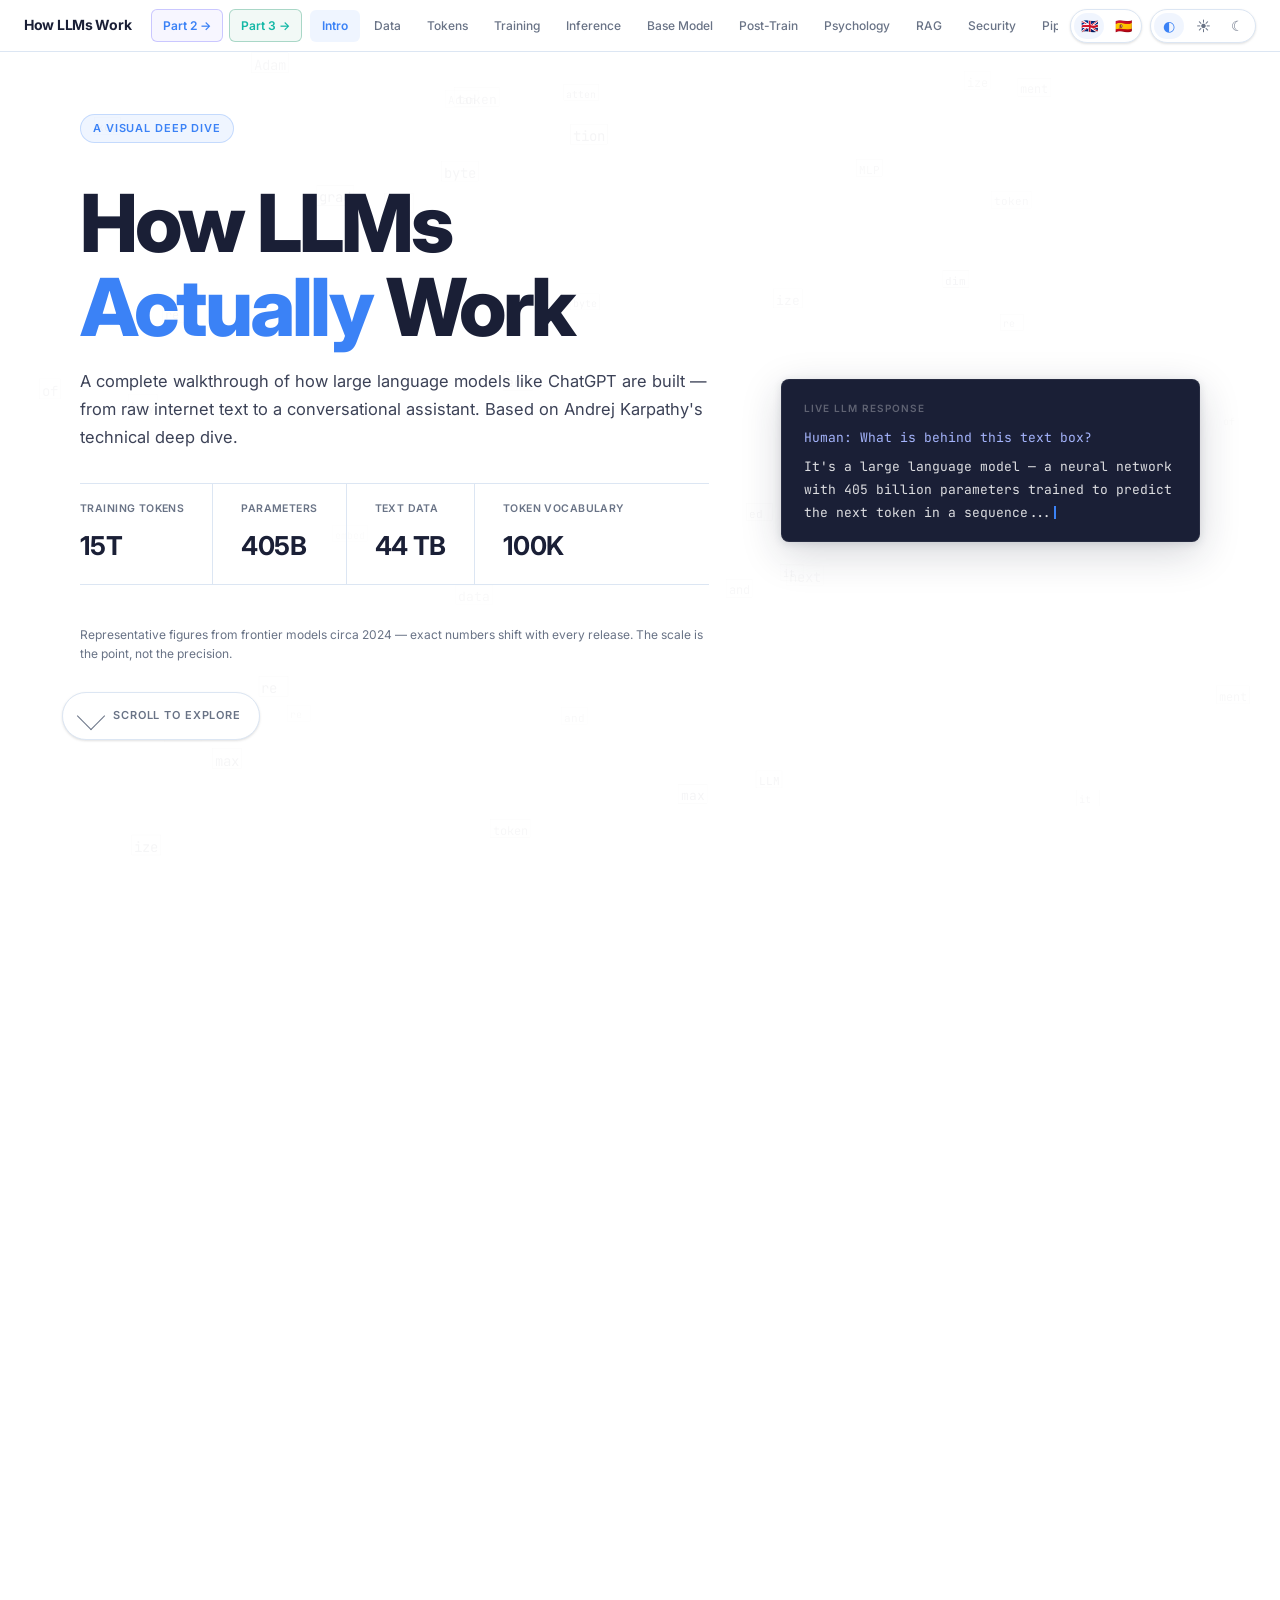
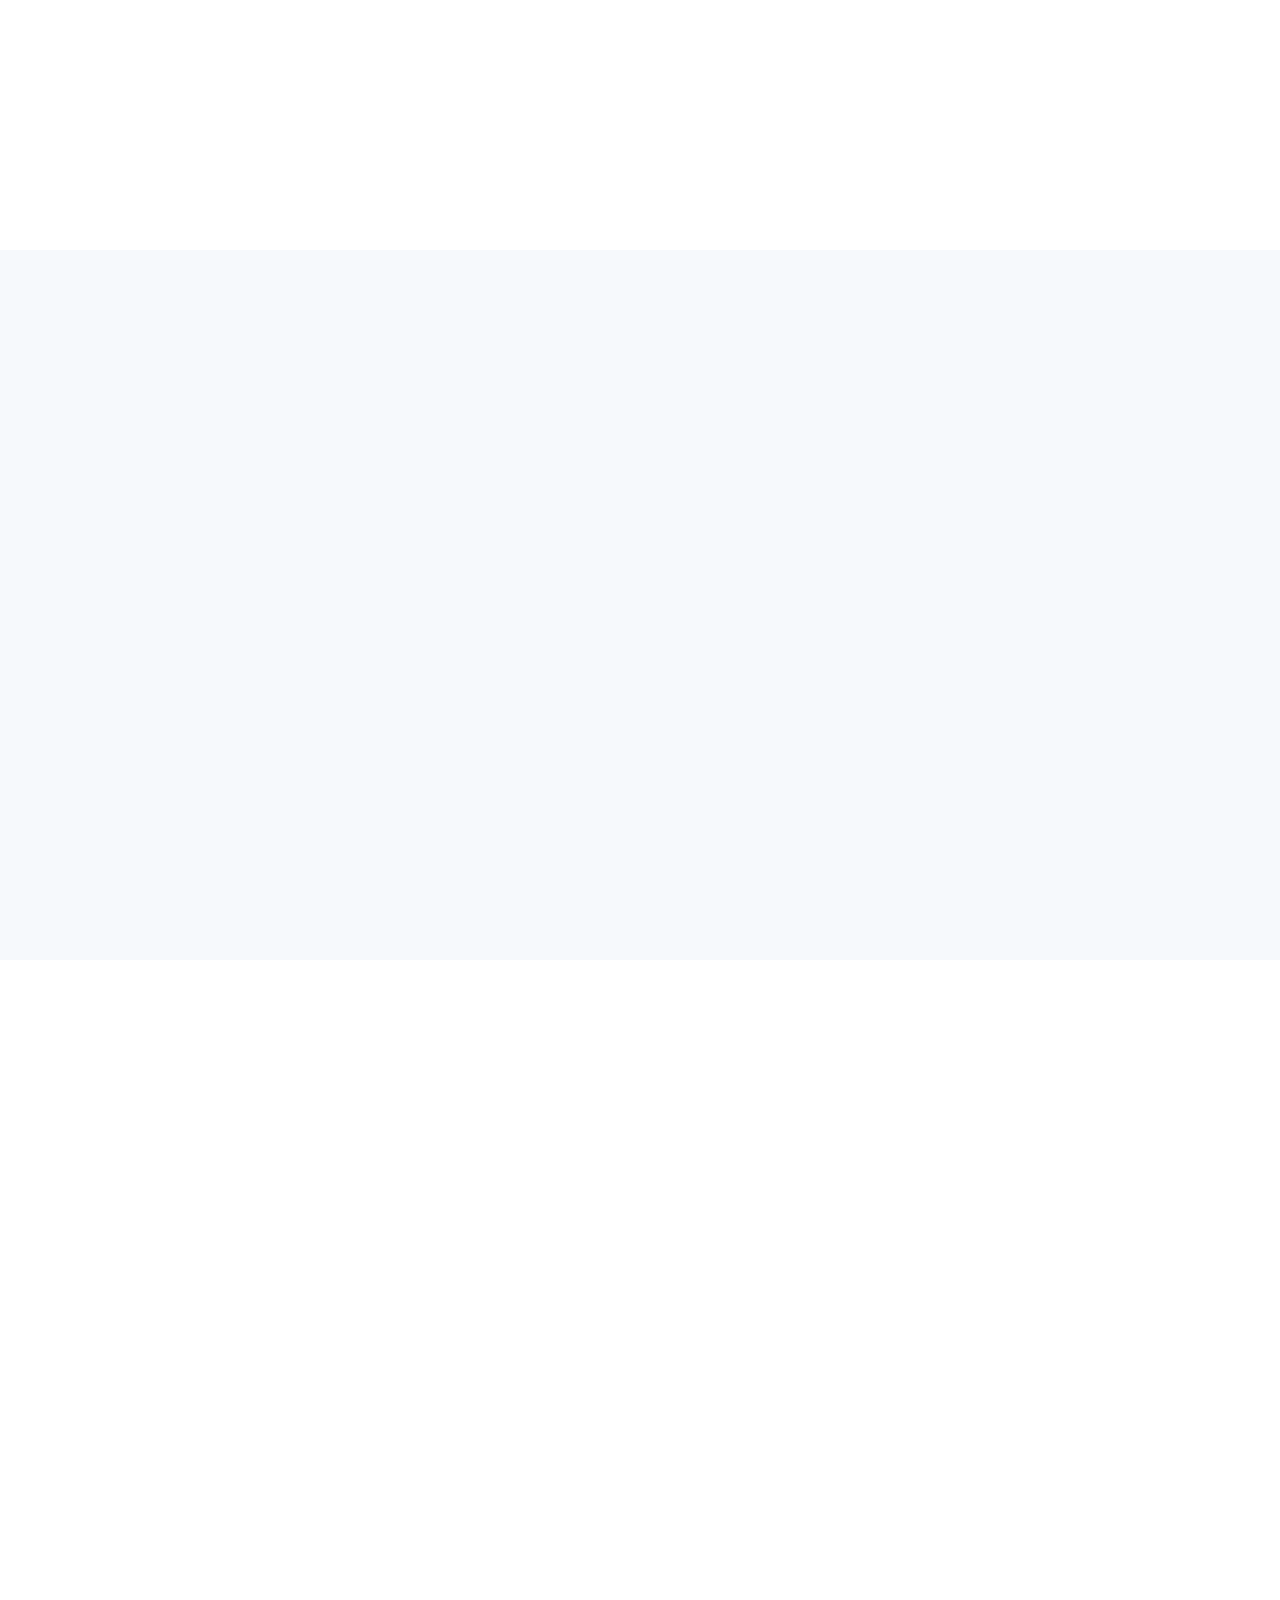
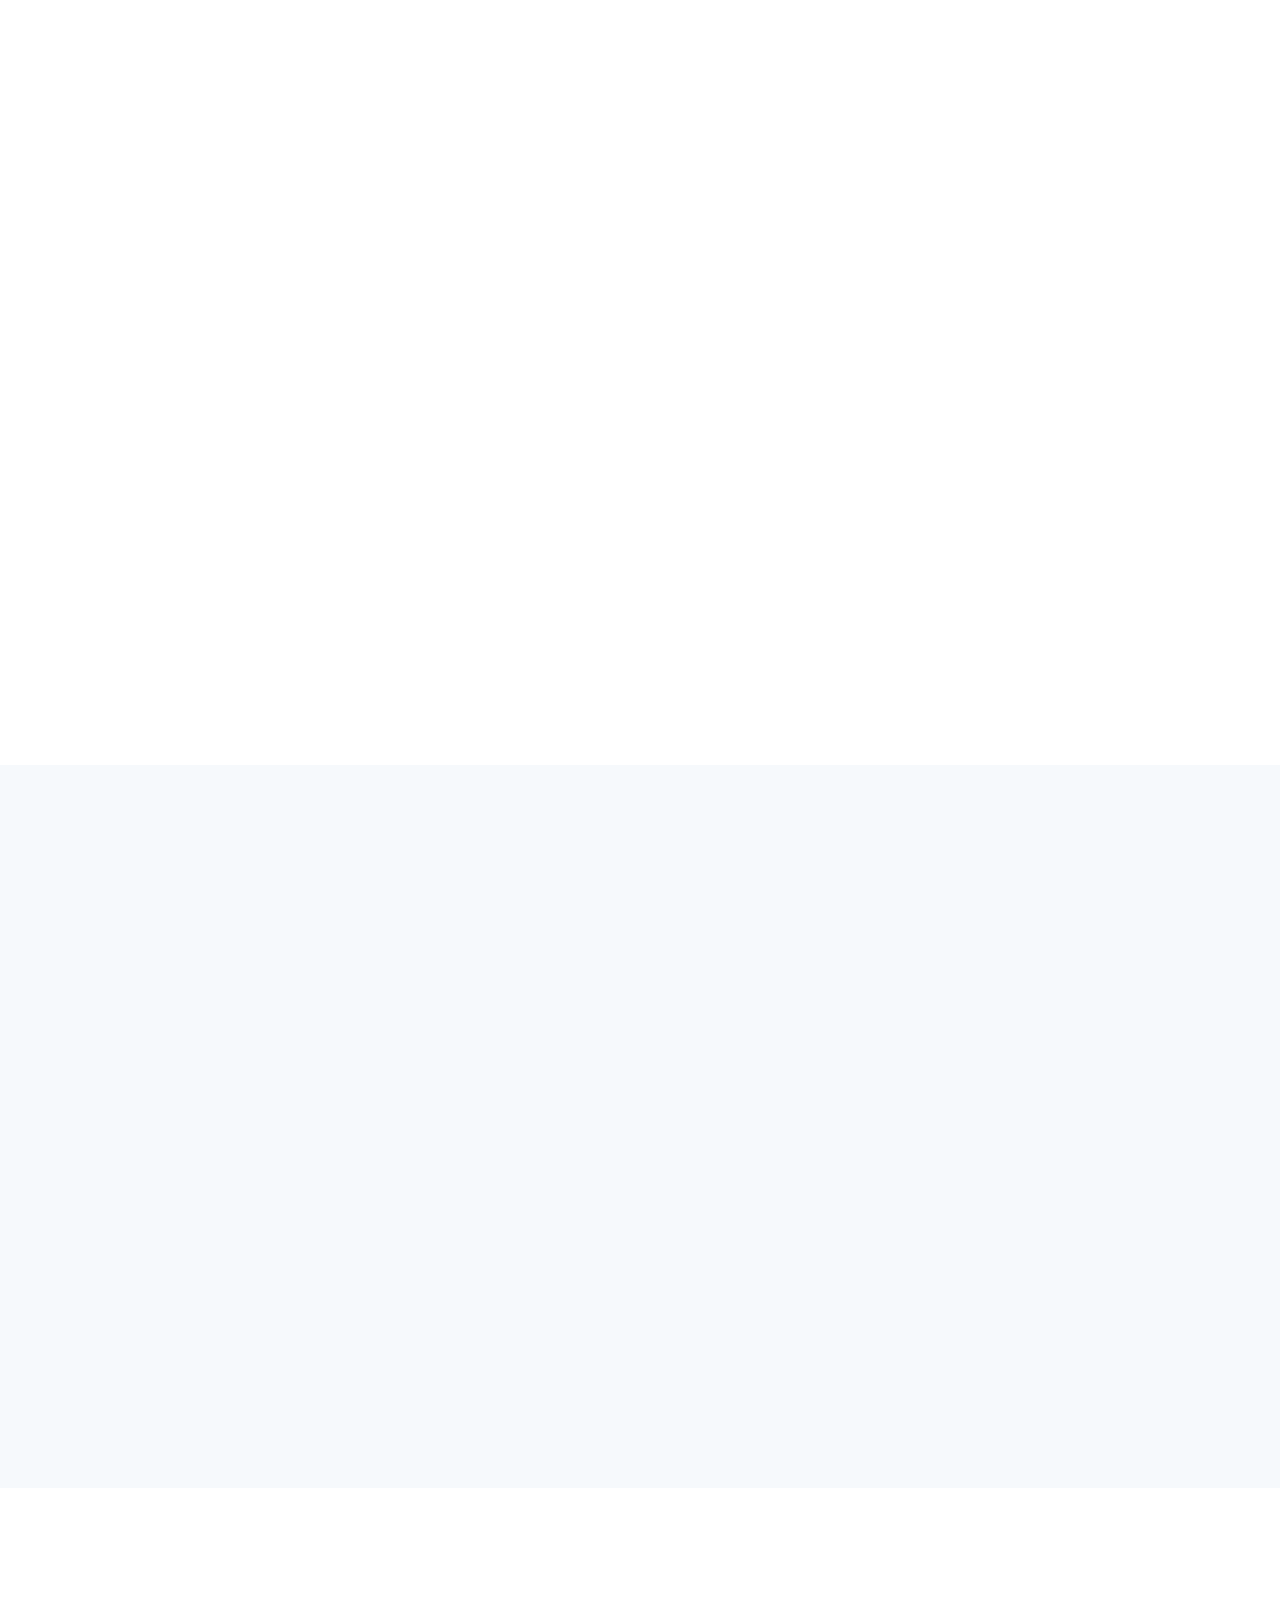
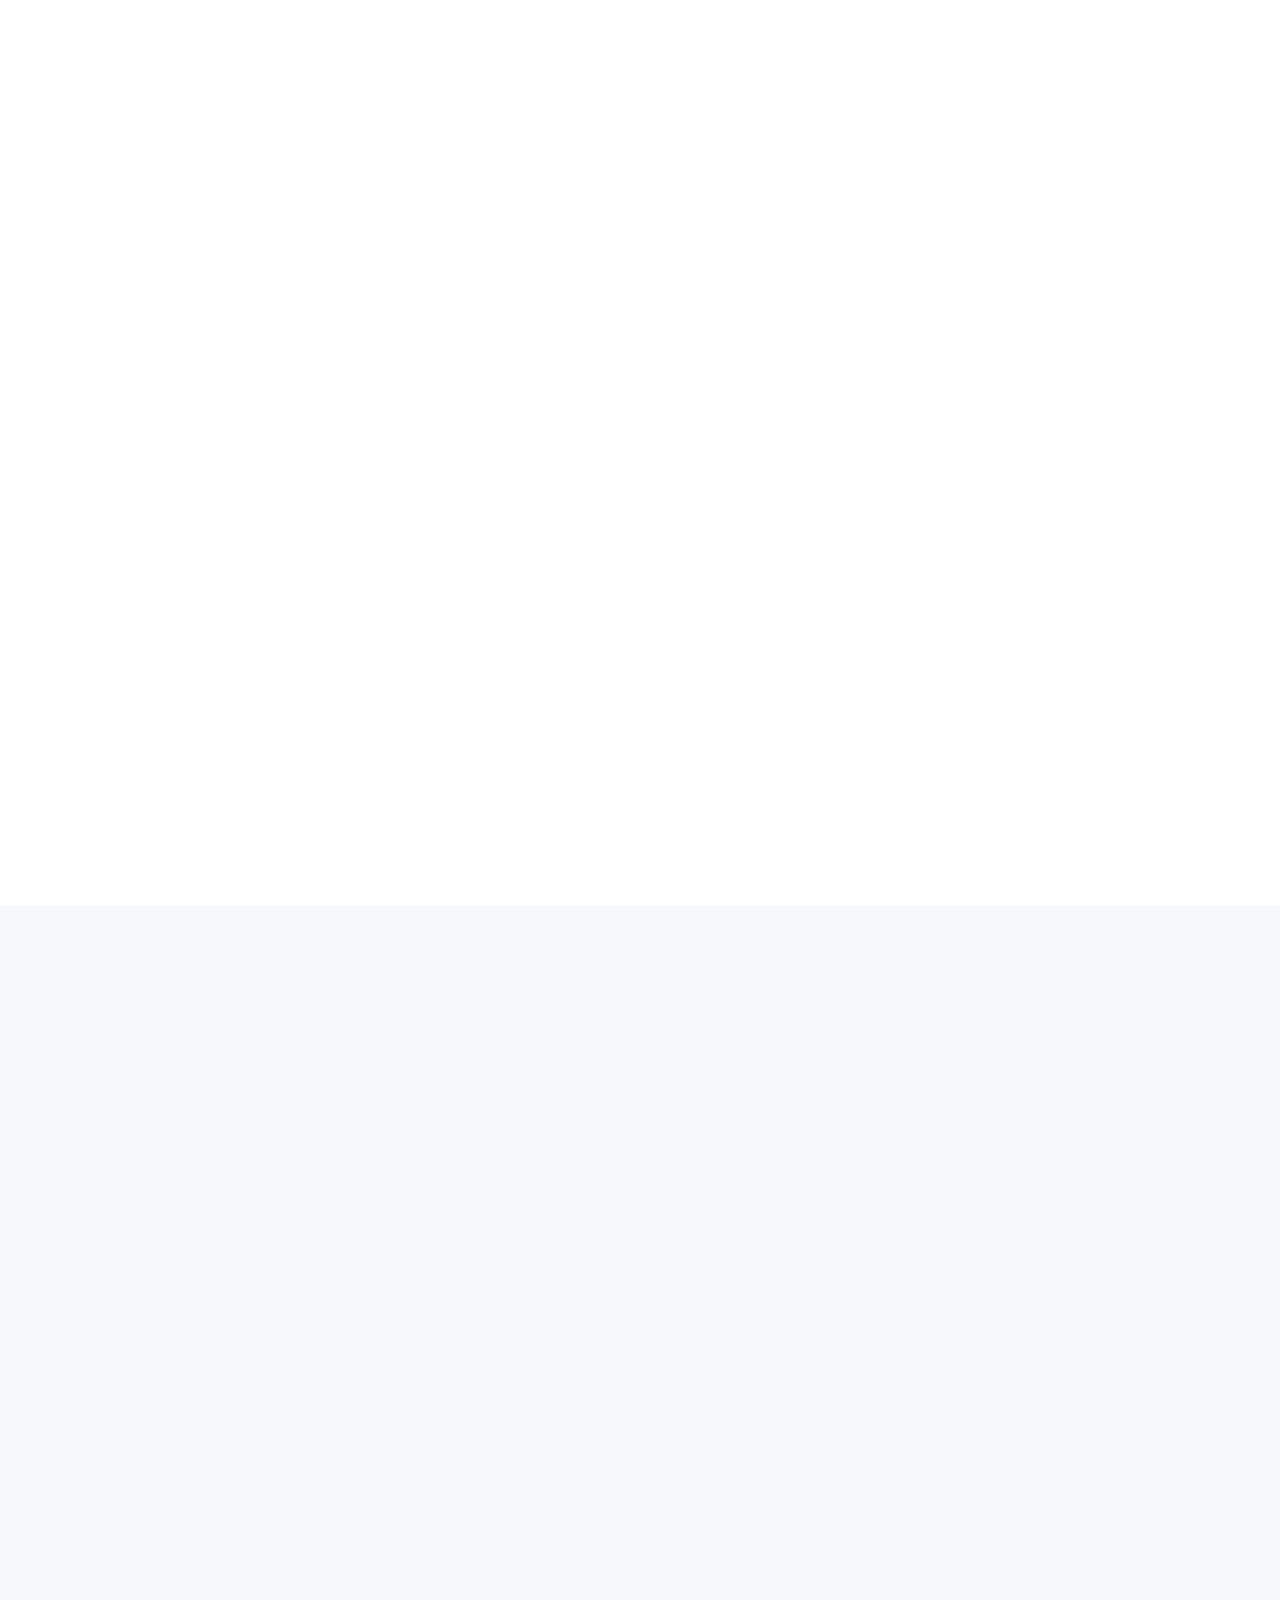
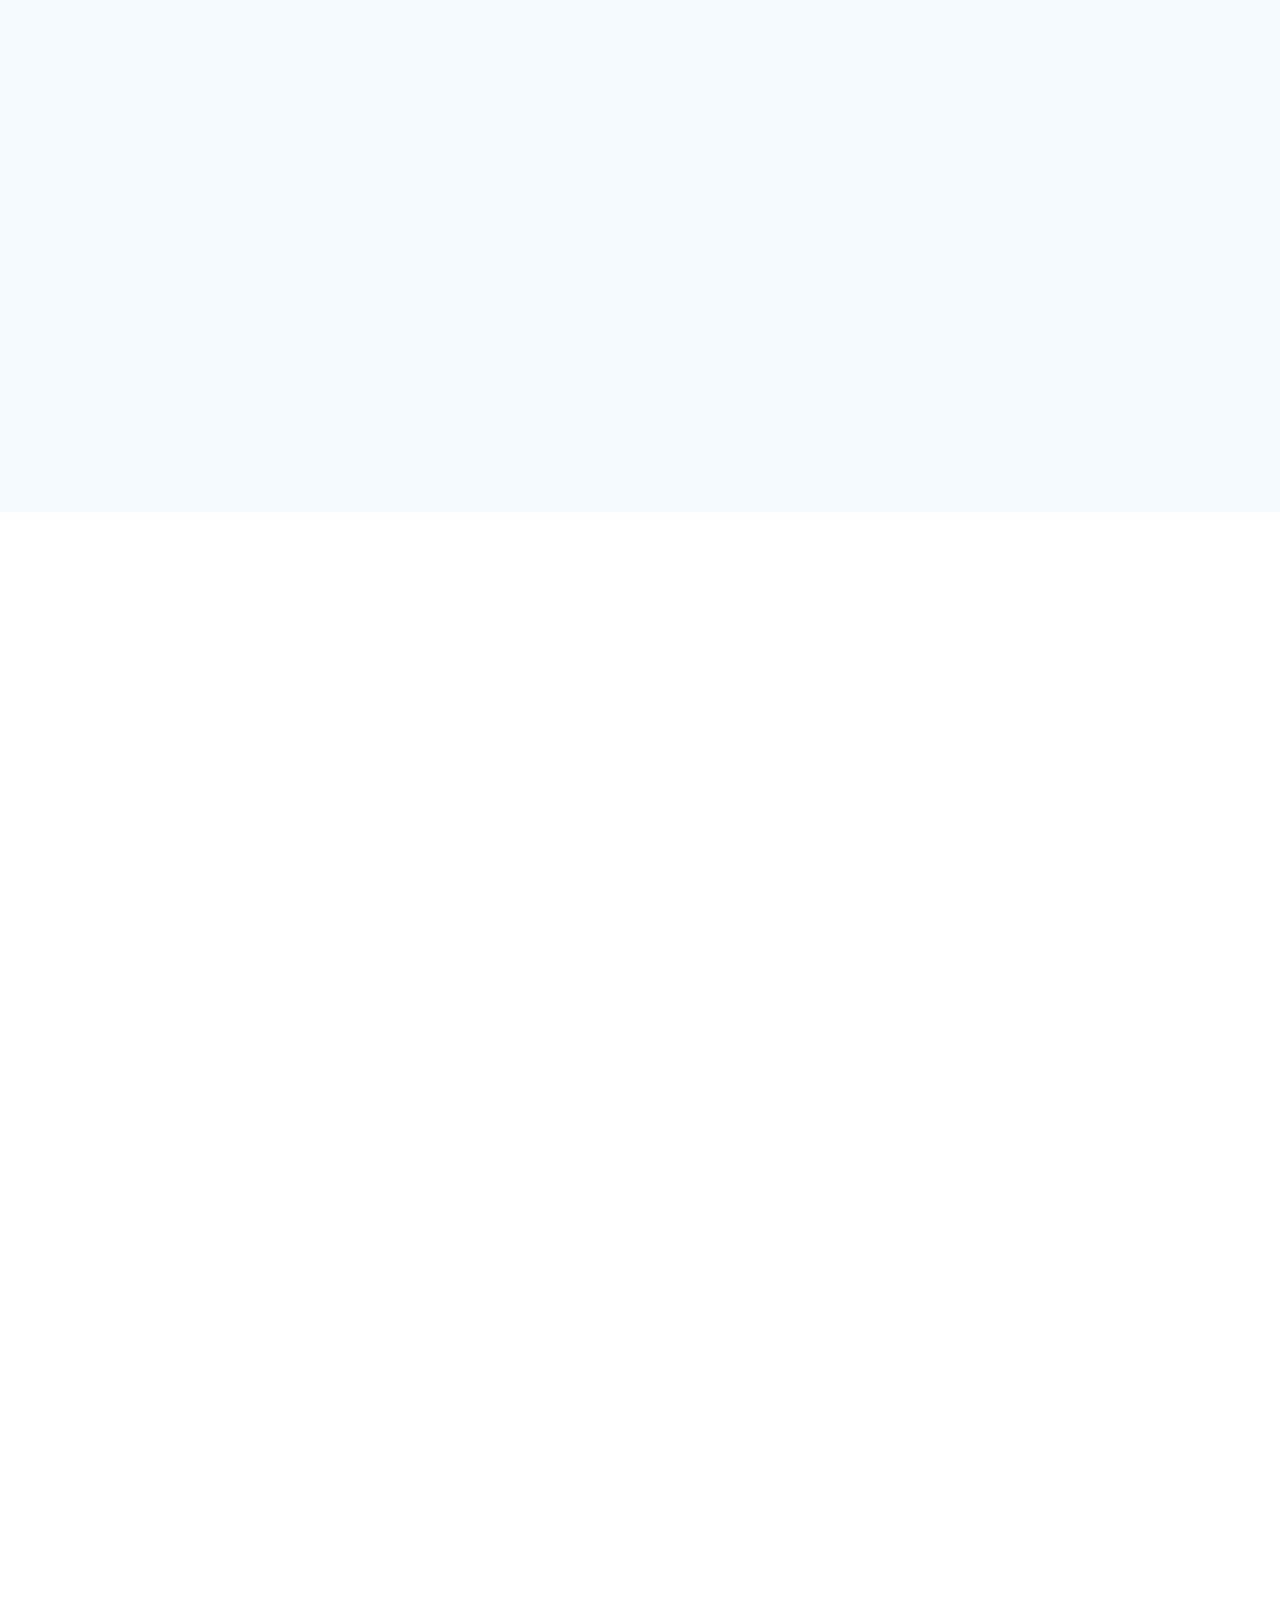
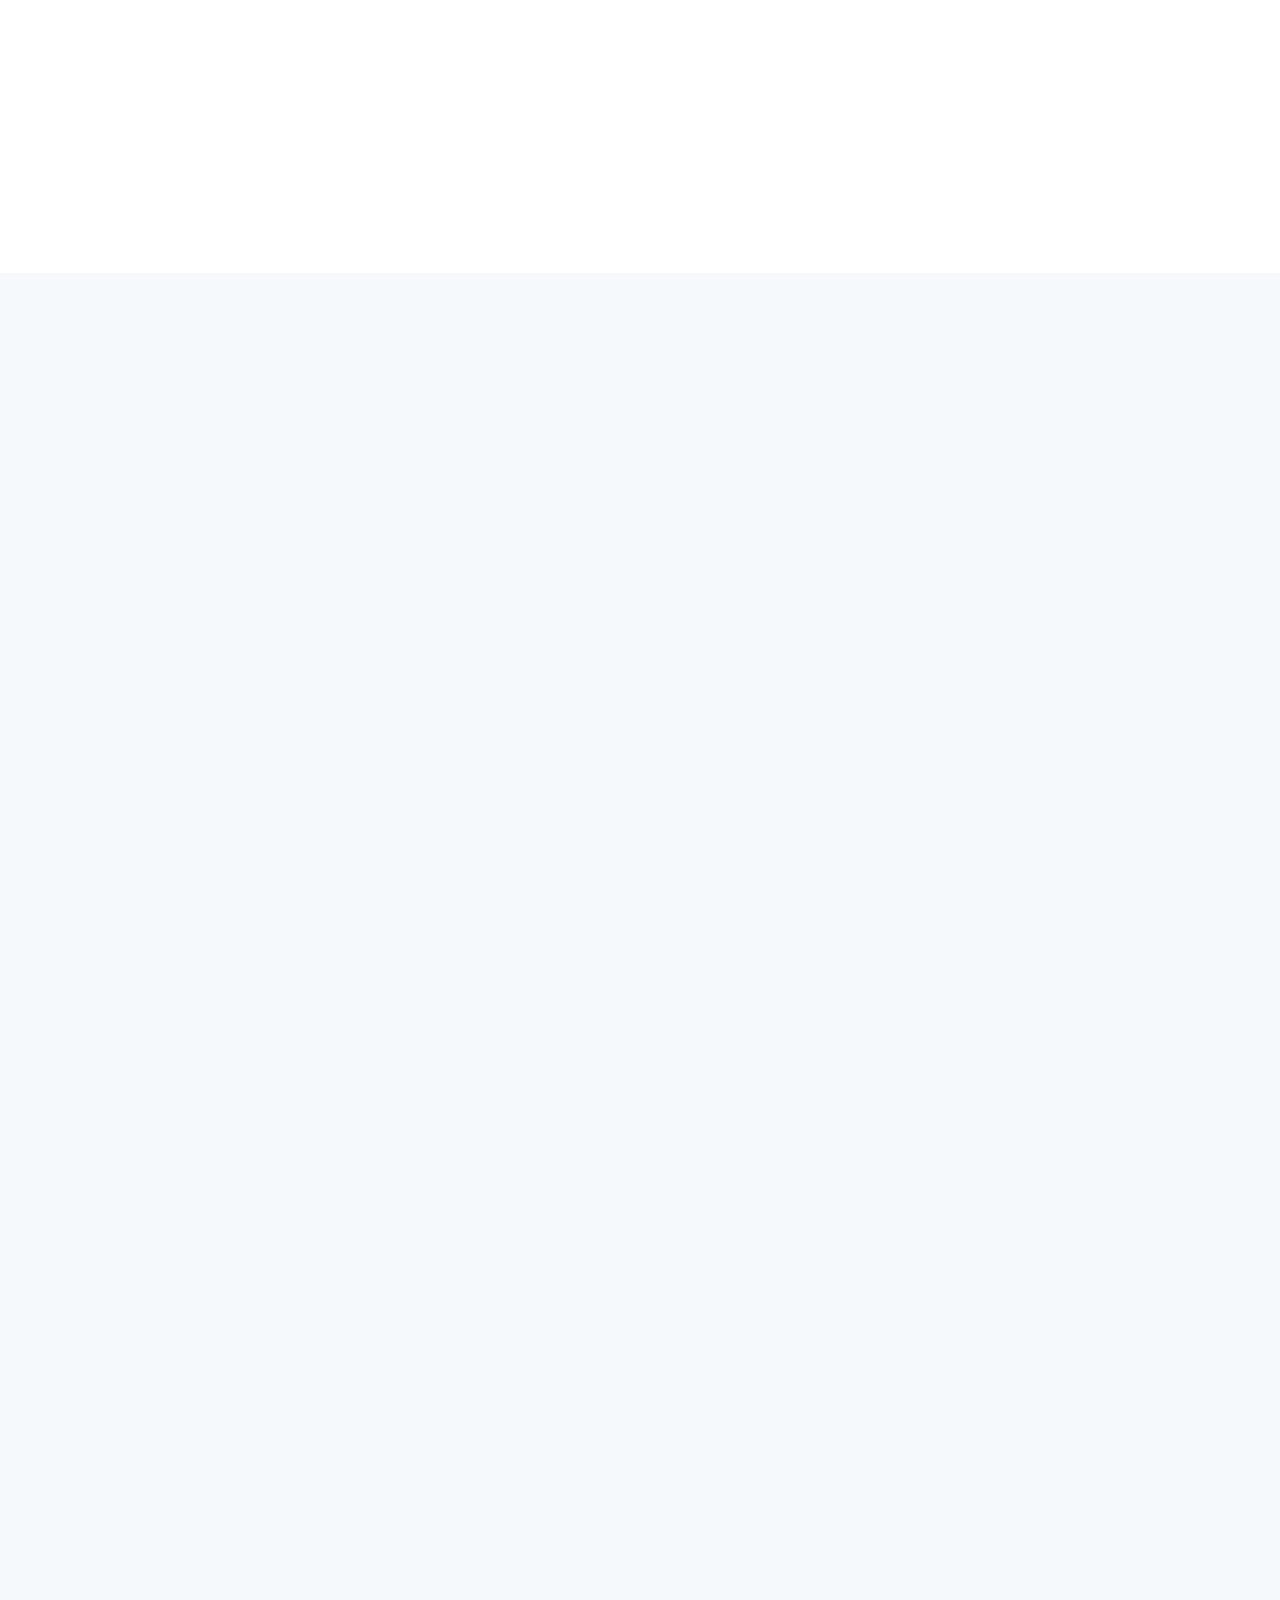
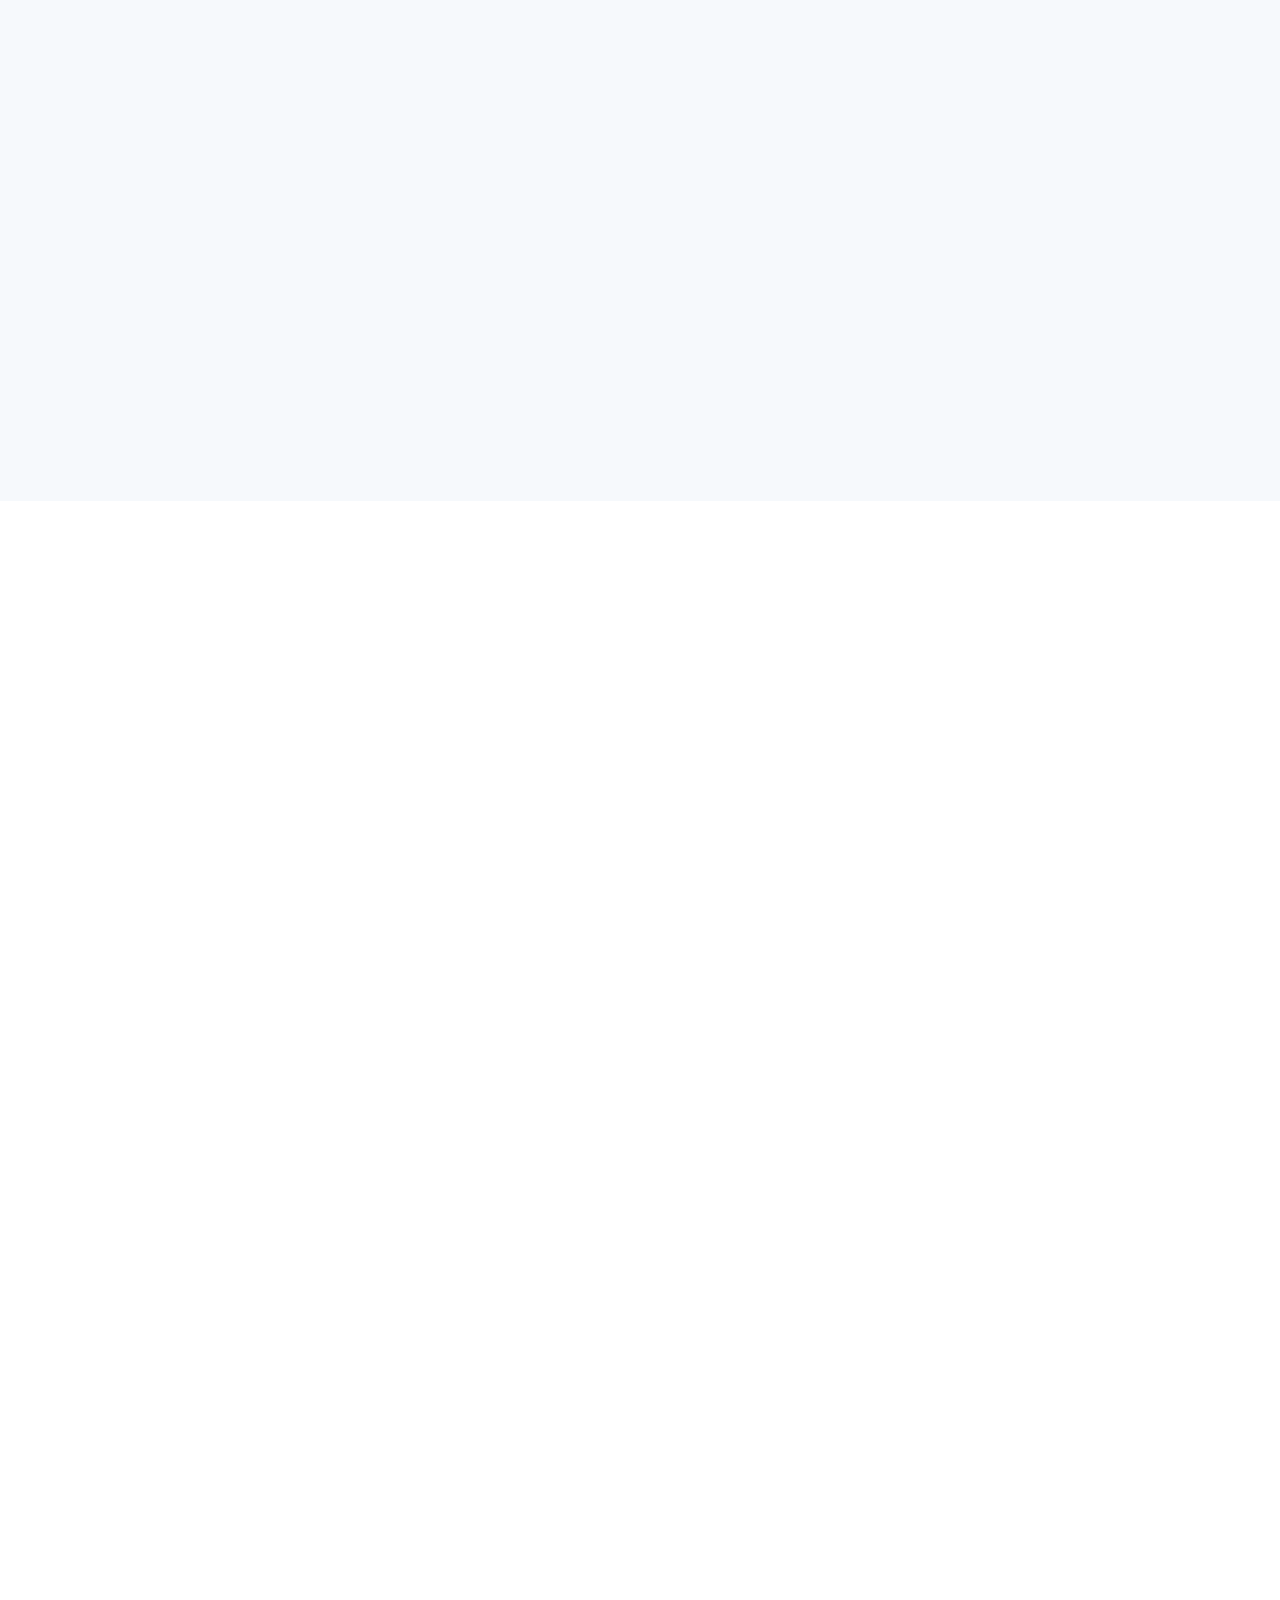
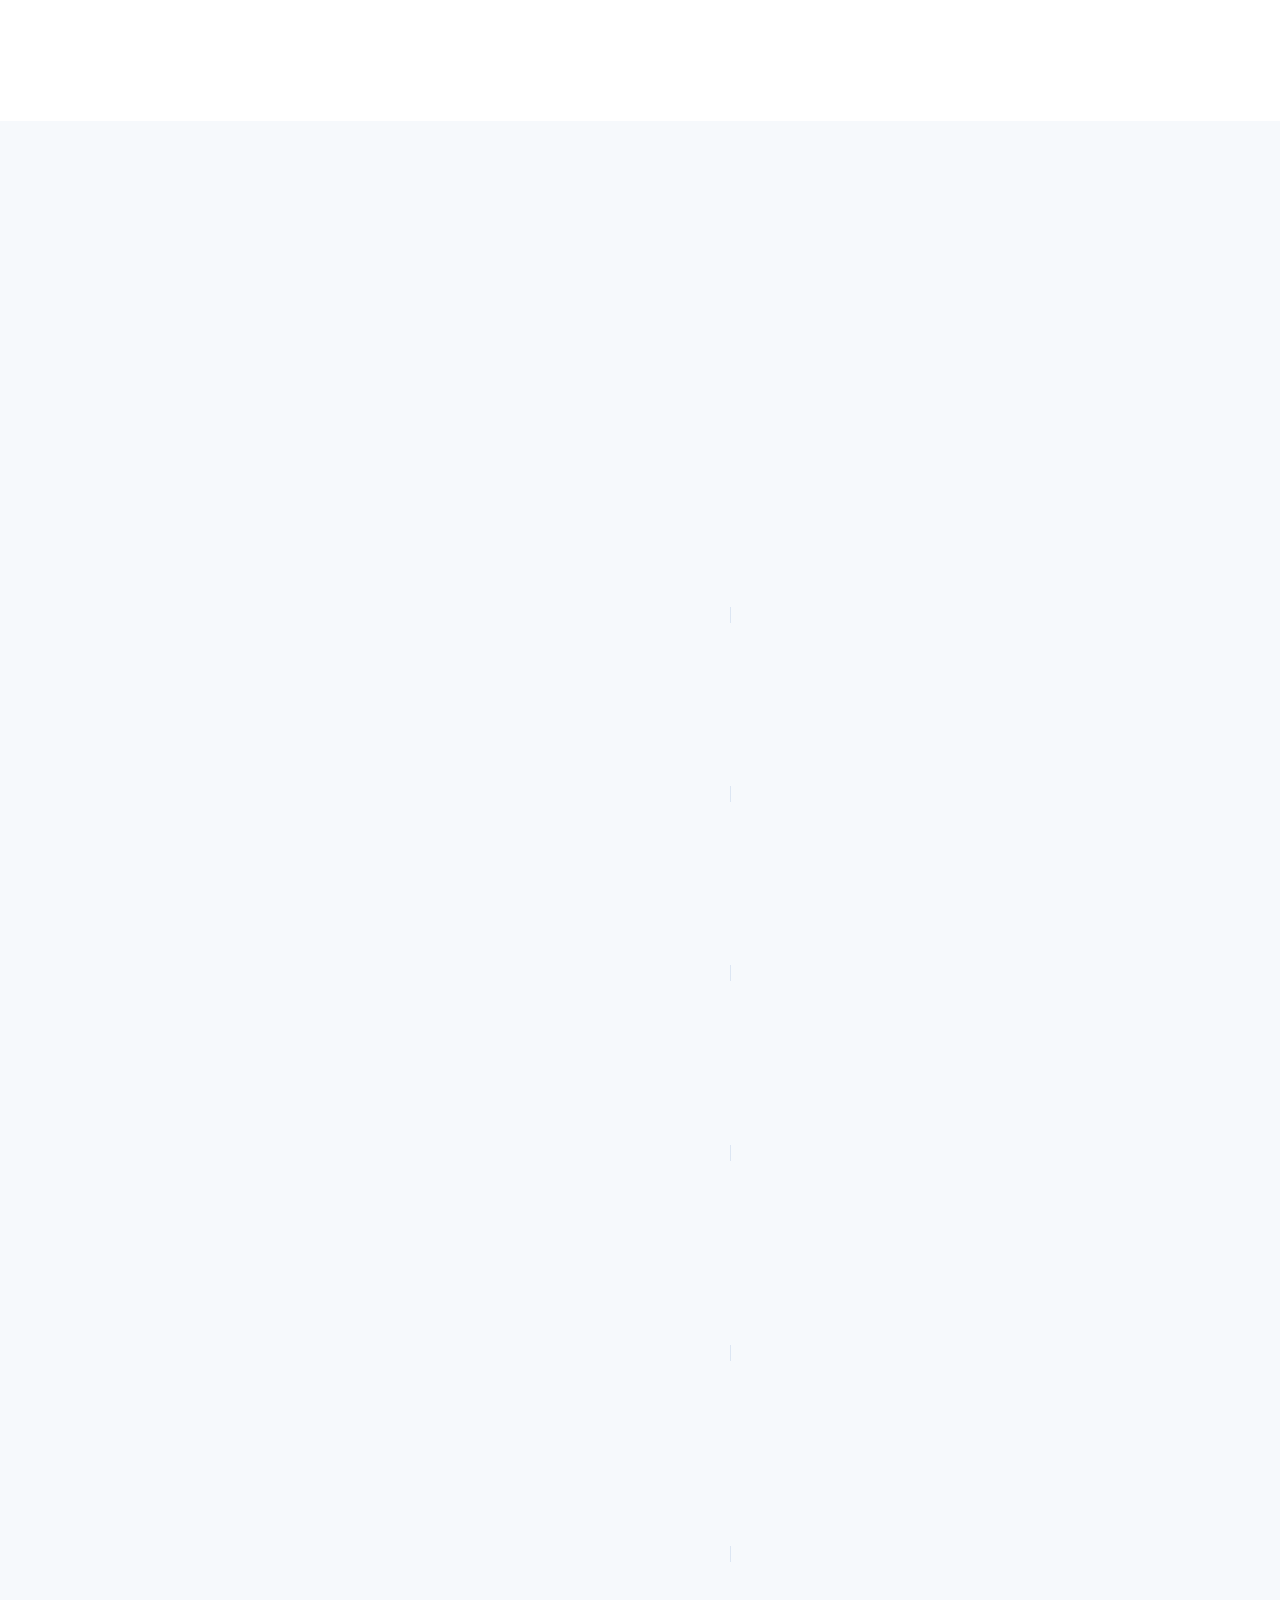
<file: index.html>
<!DOCTYPE html>
<html lang="en">
<head>
<meta charset="UTF-8">
<meta name="viewport" content="width=device-width, initial-scale=1.0">
<meta name="color-scheme" content="light dark">
<link rel="icon" href="favicon.svg" type="image/svg+xml">
<script>
(function() {
  try {
    var theme = localStorage.getItem('how-llms-theme') || 'system';
    var resolved = theme === 'dark' || theme === 'light'
      ? theme
      : (window.matchMedia && window.matchMedia('(prefers-color-scheme: dark)').matches ? 'dark' : 'light');
    document.documentElement.dataset.theme = resolved;
    document.documentElement.style.backgroundColor = resolved === 'dark' ? '#0B1220' : '#FFFFFF';
    document.documentElement.style.colorScheme = resolved;
  } catch (e) {}
})();
</script>
<title>How LLMs Work — A Visual Deep Dive</title>
<link rel="preconnect" href="https://fonts.googleapis.com">
<link rel="preconnect" href="https://fonts.gstatic.com" crossorigin>
<link href="https://fonts.googleapis.com/css2?family=Inter:wght@400;500;600;700;800&family=JetBrains+Mono:ital,wght@0,400;0,500;1,400&display=swap" rel="stylesheet">
<link rel="stylesheet" href="style.css">
</head>
<body>
<a href="#main-content" class="skip-link">Skip to main content</a>

<!-- Progress Bar -->
<div class="progress-bar" id="progress-bar" role="progressbar" aria-label="Reading progress" aria-valuenow="0" aria-valuemin="0" aria-valuemax="100"></div>

<!-- Top Nav -->
<nav class="top-nav" id="top-nav" aria-label="Chapter navigation">
  <div class="top-nav-inner">
    <span class="top-nav-brand" aria-hidden="true">How LLMs Work</span>
    <div class="top-nav-links" id="top-nav-links">
      <a href="how-to-use-llms/" style="font-family:var(--ds);font-size:12px;font-weight:600;color:var(--accent);text-decoration:none;padding:5px 11px;border-radius:6px;border:1px solid rgba(99,91,255,0.3);background:rgba(99,91,255,0.05);white-space:nowrap;flex-shrink:0;display:inline-flex;align-items:center;gap:5px;transition:.15s;margin-right:4px" onmouseover="this.style.background='rgba(99,91,255,0.1)'" onmouseout="this.style.background='rgba(99,91,255,0.05)'">Part 2 →</a>
      <a href="neural-networks/" style="font-family:var(--ds);font-size:12px;font-weight:600;color:var(--green);text-decoration:none;padding:5px 11px;border-radius:6px;border:1px solid rgba(0,135,90,0.3);background:rgba(0,135,90,0.05);white-space:nowrap;flex-shrink:0;display:inline-flex;align-items:center;gap:5px;transition:.15s;margin-right:6px" onmouseover="this.style.background='rgba(0,135,90,0.1)'" onmouseout="this.style.background='rgba(0,135,90,0.05)'">Part 3 →</a>
      <button class="tnav-btn active" data-section="s-intro" aria-current="true">Intro</button>
      <button class="tnav-btn" data-section="s-data">Data</button>
      <button class="tnav-btn" data-section="s-tokenizer">Tokens</button>
      <button class="tnav-btn" data-section="s-training">Training</button>
      <button class="tnav-btn" data-section="s-inference">Inference</button>
      <button class="tnav-btn" data-section="s-basemodel">Base Model</button>
      <button class="tnav-btn" data-section="s-posttraining">Post-Train</button>
      <button class="tnav-btn" data-section="s-psychology">Psychology</button>
      <button class="tnav-btn" data-section="s-rag">RAG</button>
      <button class="tnav-btn" data-section="s-security">Security</button>
      <button class="tnav-btn" data-section="s-summary">Pipeline</button>
    </div>
    <div class="top-nav-tools" aria-label="Language and theme controls">
      <div class="toggle-group" role="group" aria-label="Language selector">
        <button class="toggle-btn active" id="lang-en" type="button" data-locale="en" aria-pressed="true" aria-label="English">🇬🇧</button>
        <button class="toggle-btn" id="lang-es" type="button" data-locale="es" aria-pressed="false" aria-label="Spanish">🇪🇸</button>
      </div>
      <div class="toggle-group" role="group" aria-label="Theme selector">
        <button class="toggle-btn" id="theme-system" type="button" data-theme="system" aria-pressed="true" aria-label="System theme">◐</button>
        <button class="toggle-btn" id="theme-light" type="button" data-theme="light" aria-pressed="false" aria-label="Light theme">☀</button>
        <button class="toggle-btn" id="theme-dark" type="button" data-theme="dark" aria-pressed="false" aria-label="Dark theme">☾</button>
      </div>
    </div>
  </div>
</nav>

<!-- ━━━━━━━━ SECTION 1: HERO ━━━━━━━━ -->
<section id="s-intro" class="section" aria-label="Introduction">
  <canvas id="hero-canvas" aria-hidden="true"></canvas>
  <div class="hero-content" id="main-content">
    <div class="chapter-badge" aria-hidden="true">A Visual Deep Dive</div>
    <div class="hero-grid">
      <div class="hero-left">
        <h1 class="hero-title">How LLMs<br><span>Actually</span> Work</h1>
        <p class="hero-sub">A complete walkthrough of how large language models like ChatGPT are built — from raw internet text to a conversational assistant. Based on Andrej Karpathy's technical deep dive.</p>
        <dl class="hero-stats">
          <div class="stat-item"><dt class="stat-lbl">Training Tokens</dt><dd class="stat-val">15T</dd></div>
          <div class="stat-item"><dt class="stat-lbl">Parameters</dt><dd class="stat-val">405B</dd></div>
          <div class="stat-item"><dt class="stat-lbl">Text Data</dt><dd class="stat-val">44 TB</dd></div>
          <div class="stat-item"><dt class="stat-lbl">Token Vocabulary</dt><dd class="stat-val">100K</dd></div>
        </dl>
        <p class="stats-caveat">Representative figures from frontier models circa 2024 — exact numbers shift with every release. The scale is the point, not the precision.</p>
        <a class="scroll-hint" href="#s-data" aria-label="Scroll to explore"><div class="scroll-arrow"></div>Scroll to explore</a>
      </div>
      <div class="hero-right">
        <div class="typewriter-wrap" aria-label="Example LLM conversation">
          <div class="tw-label" aria-hidden="true">Live LLM Response</div>
          <div class="tw-prompt">Human: What is behind this text box?</div>
          <div class="tw-response" id="tw-response" aria-live="polite" aria-atomic="true"><span class="tw-cursor" aria-hidden="true"></span></div>
        </div>
      </div>
    </div>
  </div>
</section>

<!-- ━━━━━━━━ SECTION 2: DATA COLLECTION ━━━━━━━━ -->
<section id="s-data" class="section" aria-label="Data Collection">
  <div class="section-inner two-col">
    <div class="col-text fade-up">
      <div class="chapter-badge" aria-hidden="true">Chapter 1 · Pre-Training · Stage 1</div>
      <h2 class="section-title">Downloading<br>the Internet</h2>
      <p class="body-text">The first step is collecting an enormous amount of text. Organizations like <span class="highlight">Common Crawl</span> have been crawling the web since 2007 — indexing 2.7 billion pages by 2024. This raw data is then filtered into a high-quality dataset like <span class="highlight">FineWeb</span>.</p>
      <p class="body-text">The goal: <em>large quantity</em> of <em>high quality</em>, <em>diverse</em> documents. After aggressive filtering, you end up with about <span class="highlight-a">44 terabytes</span> — roughly 10 consumer hard drives worth of text — representing ~15 trillion tokens.</p>
      <div class="insight-box">
        <strong>Key Insight</strong>
        The quality and diversity of this training data has more impact on the final model than almost anything else. Garbage in, garbage out — but at a trillion-token scale.
      </div>
    </div>
    <div class="col-text fade-up" style="animation-delay:.15s">
      <p class="pipeline-hint">Click any stage to read more detail</p>
      <div class="data-flow" id="pipeline-flow" role="list" aria-label="Data processing pipeline stages">
        <div class="pipeline-node active" data-stage="0" role="button" tabindex="0" aria-expanded="true" aria-label="Common Crawl — click to expand">
          <div class="pn-title">🌐 Common Crawl</div>
          <div class="pn-sub">2.7B web pages · Raw HTML · Since 2007</div>
          <div class="pn-detail">A non-profit organization that crawls the web and freely provides its data. Their bots follow links from seed pages, recursively indexing the internet. The raw archive is petabytes of gzip'd WARC files containing raw HTML.</div>
        </div>
        <div class="pipeline-arrow" id="pa-0" aria-hidden="true">↓</div>
        <div class="pipeline-node" data-stage="1" role="button" tabindex="0" aria-expanded="false" aria-label="URL Filtering — click to expand">
          <div class="pn-title">🚫 URL Filtering</div>
          <div class="pn-sub">Blocklists · Malware · Spam · Adult content</div>
          <div class="pn-detail">Block-lists of known malware sites, spam networks, adult content, marketing pages, and low-quality domains are applied. Entire domains can be removed. This is the cheapest filter so it runs first.</div>
        </div>
        <div class="pipeline-arrow" id="pa-1" aria-hidden="true">↓</div>
        <div class="pipeline-node" data-stage="2" role="button" tabindex="0" aria-expanded="false" aria-label="Text Extraction — click to expand">
          <div class="pn-title">📄 Text Extraction</div>
          <div class="pn-sub">HTML → clean text · Remove navigation &amp; CSS</div>
          <div class="pn-detail">Raw HTML contains &lt;div&gt; tags, CSS, JavaScript, navigation menus, and ads. Parsers extract just the meaningful text content. This is harder than it sounds — heuristics decide what's "content" vs "chrome".</div>
        </div>
        <div class="pipeline-arrow" id="pa-2" aria-hidden="true">↓</div>
        <div class="pipeline-node" data-stage="3" role="button" tabindex="0" aria-expanded="false" aria-label="Language Filtering — click to expand">
          <div class="pn-title">🌍 Language Filtering</div>
          <div class="pn-sub">Keep pages ≥65% English · Language classifier</div>
          <div class="pn-detail">A language classifier estimates the language of each page. Pages with less than 65% target-language content are dropped. This is a design decision — filter aggressively for one language or train multilingual.</div>
        </div>
        <div class="pipeline-arrow" id="pa-3" aria-hidden="true">↓</div>
        <div class="pipeline-node" data-stage="4" role="button" tabindex="0" aria-expanded="false" aria-label="Deduplication — click to expand">
          <div class="pn-title">♻️ Deduplication</div>
          <div class="pn-sub">Exact &amp; fuzzy matching · Reduce repetition</div>
          <div class="pn-detail">Identical or near-identical pages appear millions of times on the internet (copied articles, boilerplate). Training on the same text repeatedly causes memorization. Dedup uses MinHash and exact-match techniques to remove duplicates.</div>
        </div>
        <div class="pipeline-arrow" id="pa-4" aria-hidden="true">↓</div>
        <div class="pipeline-node" data-stage="5" role="button" tabindex="0" aria-expanded="false" aria-label="PII Removal — click to expand">
          <div class="pn-title">🔒 PII Removal</div>
          <div class="pn-sub">Names · Addresses · SSNs · Emails</div>
          <div class="pn-detail">Personally Identifiable Information is detected and either redacted or the page is dropped. Regex patterns and ML classifiers find phone numbers, emails, Social Security numbers, physical addresses, and named individuals.</div>
        </div>
        <div class="pipeline-arrow" id="pa-5" aria-hidden="true">↓</div>
        <div class="pipeline-node" style="border-color:rgba(0,214,143,0.3);background:rgba(0,214,143,0.04)" data-stage="6" role="button" tabindex="0" aria-expanded="false" aria-label="FineWeb Dataset result — click to expand">
          <div class="pn-title" style="color:var(--green)">✅ FineWeb Dataset</div>
          <div class="pn-sub">44 TB · 15 Trillion tokens · High quality</div>
          <div class="pn-detail">The final filtered dataset. Articles about tornadoes in 2012, medical facts, history, code, recipes, science papers — the full breadth of human knowledge expressed in text. This becomes the training corpus.</div>
        </div>
      </div>
      <button class="btn btn-ghost btn-sm" style="margin-top:14px" id="run-pipeline-btn">▶ Animate Pipeline</button>
    </div>
  </div>
</section>

<!-- ━━━━━━━━ SECTION 3: TOKENIZATION ━━━━━━━━ -->
<section id="s-tokenizer" class="section" aria-label="Tokenization">
  <div class="section-inner">
    <div class="two-col" style="margin-bottom:48px">
      <div class="fade-up">
        <div class="chapter-badge">Chapter 1 · Pre-Training · Stage 2</div>
        <h2 class="section-title">Tokenization</h2>
        <p class="body-text">Neural networks can't process raw text — they need numbers. The solution is <span class="highlight">tokenization</span>: breaking text into "tokens" (sub-word chunks) and assigning each an ID.</p>
        <p class="body-text">GPT-4 uses a vocabulary of <span class="highlight">100,277 tokens</span>, built via the <span class="highlight-a">Byte Pair Encoding (BPE)</span> algorithm. BPE starts with individual bytes (256 symbols), then iteratively merges the most frequent adjacent pairs — compressing the sequence length while expanding the vocabulary.</p>
        <div class="insight-box">
          <strong>Why not just use words?</strong>
          Words have infinite variants. "run", "running", "runner" would be 3 separate entries. Subword tokens share roots: "run" + "ning", "run" + "ner". This also handles new words, typos, and multiple languages efficiently.
        </div>
      </div>
      <div class="fade-up" style="animation-delay:.15s">
        <h3 class="sub-title">BPE in Action</h3>
        <input type="text" id="bpe-input" class="bpe-input" value="tokenization" maxlength="40" aria-label="Text to tokenize" spellcheck="false" />
        <div class="bpe-token-strip" id="bpe-strip" aria-live="polite" aria-label="BPE token strip"></div>
        <div class="bpe-merge-log" id="bpe-log" aria-live="polite"></div>
        <div style="margin-top:10px;display:flex;align-items:center;gap:8px;flex-wrap:wrap">
          <button class="btn btn-ghost btn-sm" id="bpe-step-btn">Next Merge →</button>
          <button class="btn btn-ghost btn-sm" id="bpe-auto-btn">▶ Auto</button>
          <button class="btn btn-ghost btn-sm" id="bpe-reset-btn">Reset</button>
          <span id="bpe-count" style="font-family:var(--dm);font-size:11px;color:var(--txt2);margin-left:4px"></span>
        </div>
      </div>
    </div>
    <div class="fade-up" style="animation-delay:.2s">
      <a href="https://tiktokenizer.vercel.app/" target="_blank" rel="noopener" class="tiktokenizer-link">Try the real tokenizer → tiktokenizer.vercel.app</a>
    </div>
  </div>
</section>

<!-- ━━━━━━━━ SECTION 4: NEURAL NETWORK TRAINING ━━━━━━━━ -->
<section id="s-training" class="section" aria-label="Neural Network Training">
  <div class="section-inner">
    <div class="two-col" style="margin-bottom:48px">
      <div class="fade-up">
        <div class="chapter-badge">Chapter 1 · Pre-Training · Stage 3</div>
        <h2 class="section-title">Training the<br>Neural Network</h2>
        <p class="body-text">The Transformer neural network is initialized with random parameters — billions of <span class="highlight">"knobs"</span>. Training adjusts these knobs so the network gets better at predicting the next token in any sequence.</p>
        <p class="body-text">Every training step: sample a window of tokens → feed to network → compare prediction to actual next token → nudge all parameters slightly in the right direction. Repeat <span class="highlight-a">billions of times</span>.</p>
        <p class="body-text">The <span class="highlight">loss</span> — a single number measuring prediction error — falls steadily as the model learns the statistical patterns of human language.</p>
        <div class="insight-box">
          <strong>Scale</strong>
          GPT-2 (2019): 1.6B params, 100B tokens, ~$40K to train. Today: same quality for ~$100. Llama 3: 405B params, 15T tokens. Modern frontier models: hundreds of billions of parameters, trillions of tokens.
        </div>
        <div class="insight-box" style="margin-top:14px">
          <strong>Scaling Laws</strong>
          Model accuracy is a smooth, predictable function of just two variables: <em>N</em> (number of parameters) and <em>D</em> (training tokens). These trends show no signs of plateauing — bigger model + more data = reliably better results. Algorithmic breakthroughs are a bonus, but simply scaling compute is a near-guaranteed path to improvement. This is why AI labs are in a GPU arms race.
        </div>
      </div>
      <div class="fade-up" style="animation-delay:.15s">
        <h3 class="sub-title">Transformer Architecture</h3>
        <div class="transformer-wrap">
          <svg id="transformer-svg" viewBox="0 0 360 340" width="100%" style="background:var(--card);border:1px solid var(--border);border-radius:10px;display:block;margin-bottom:16px;cursor:pointer" role="img" aria-label="Transformer architecture — click a layer to learn more"><title>Transformer Architecture</title></svg>
          <div id="transformer-card" class="transformer-card"></div>
        </div>
        <div class="insight-box">
          <strong>What is an Embedding?</strong>
          Each token ID maps to a learned vector of ~1,000–4,000 numbers called its <em>embedding</em>. Think of it as a coordinate in meaning-space — initialized randomly, then shaped by training. The same token (e.g. "bank") always enters the network with the same embedding vector. <em>Attention layers</em> then mix in context from surrounding tokens, so by the time "bank" reaches deeper layers, "river bank" and "bank account" carry completely different representations. Polysemy is resolved by context, not by storing multiple meanings per token.
        </div>
      </div>
    </div>
    <div class="fade-up" style="animation-delay:.2s">
      <div class="two-col" style="gap:32px">
        <div>
          <p style="font-family:var(--dm);font-size:11px;color:var(--txt2);margin-bottom:10px">Select a training stage to see model output quality</p>
          <div class="training-stages" id="training-stages" role="group" aria-label="Training step selector">
            <button class="stage-btn" data-step="1" aria-pressed="false">Step 1<br><span style="color:var(--red)">Loss: 11.2</span></button>
            <button class="stage-btn active" data-step="500" aria-pressed="true">Step 500<br><span style="color:var(--amber)">Loss: 4.8</span></button>
            <button class="stage-btn" data-step="5000" aria-pressed="false">Step 5K<br><span style="color:var(--purple)">Loss: 3.1</span></button>
            <button class="stage-btn" data-step="32000" aria-pressed="false">Step 32K<br><span style="color:var(--green)">Loss: 2.4</span></button>
          </div>
          <div class="loss-canvas-wrap">
            <div class="loss-label">Training Loss ↓</div>
            <canvas id="loss-canvas"></canvas>
          </div>
          <div style="display:flex;gap:20px;margin-top:14px">
            <div><div class="loss-val" id="current-loss">4.8</div><div class="loss-step">Cross-entropy loss</div></div>
            <div><div class="loss-val" id="current-step" style="color:var(--amber)">500</div><div class="loss-step">Training step</div></div>
          </div>
        </div>
        <div>
          <h3 class="sub-title" style="margin-bottom:12px">Model Output at This Stage</h3>
          <div class="training-text" id="training-text-output" aria-live="polite" aria-label="Model text output at selected training step">
            <span class="incoherent">the model has learn</span><span class="coherent">ing</span> <span class="incoherent">but confus</span><span class="coherent">tion</span> <span class="incoherent">still</span> <span class="coherent">the</span> <span class="incoherent">wqp mxr</span> <span class="coherent">model</span> <span class="incoherent">bns</span> <span class="coherent">to predict</span>...
          </div>
          <div class="insight-box" style="margin-top:14px">
            <strong>What the model is learning</strong>
            At step 1: pure noise. By step 500: local coherence appears. By step 32K: fluent English. The model is learning grammar, facts, reasoning patterns — all implicitly from token prediction.
          </div>
        </div>
      </div>
    </div>
  </div>
</section>

<!-- ━━━━━━━━ SECTION 5: INFERENCE ━━━━━━━━ -->
<section id="s-inference" class="section" aria-label="Inference and Token Sampling">
  <div class="section-inner two-col">
    <div class="fade-up">
      <div class="chapter-badge">Chapter 1 · Pre-Training · Stage 4</div>
      <h2 class="section-title">Inference &<br>Token Sampling</h2>
      <p class="body-text">Once trained, the network generates text autoregressively: feed a sequence of tokens → get a <span class="highlight">probability distribution</span> over all 100K possible next tokens → sample one → append → repeat.</p>
      <p class="body-text">This process is <span class="highlight-a">stochastic</span> — the same prompt generates different outputs every time because we're flipping a biased coin. Higher-probability tokens are more likely but not guaranteed to be chosen.</p>
      <p class="body-text"><span class="highlight">Temperature</span> controls randomness. Low temperature (0.1) → model always picks the top token. High temperature (2.0) → uniform chaos. 0.7–1.0 is the sweet spot for coherent-but-creative text.</p>
      <div class="insight-box">
        <strong>Key Mental Model</strong>
        The model doesn't "think" about what to say. It computes a probability distribution over all possible next tokens and samples from it. Every word is a coin flip — just a very informed one.
      </div>
    </div>
    <div class="fade-up" style="animation-delay:.15s">
      <h3 class="sub-title" style="margin-bottom:14px" id="sampling-heading">Token Sampling Demo</h3>
      <div class="inference-demo" aria-labelledby="sampling-heading">
        <p style="font-family:var(--dm);font-size:11px;color:var(--txt2);margin-bottom:12px">Watch the model choose the next word. Each bar shows the probability of a candidate token.</p>
        <div class="generated-seq" id="gen-seq" aria-live="polite" aria-label="Generated token sequence">The sky appears blue</div>
        <label class="temp-label" for="temp-slider">
          <span>Temperature <span style="color:var(--txt2);font-size:10px">(randomness)</span></span>
          <input type="range" class="temp-slider" id="temp-slider" min="0.1" max="2.0" step="0.1" value="0.8" aria-label="Temperature: controls randomness. Low=predictable, High=random">
          <span class="temp-val" id="temp-val" aria-live="polite">0.8</span>
        </label>
        <div class="prob-section-label" id="prob-label">Next token candidates</div>
        <canvas id="prob-canvas" aria-label="Token probability distribution" role="img"></canvas>
        <div class="inference-controls">
          <button class="btn btn-primary btn-sm" id="sample-btn" aria-describedby="sample-info">Sample Next Token</button>
          <button class="btn btn-ghost btn-sm" id="reset-gen-btn" aria-label="Reset generated sequence to start">Reset</button>
          <span style="font-family:var(--dm);font-size:11px;color:var(--txt2)" id="sample-info" aria-live="polite" role="status"></span>
        </div>
      </div>
    </div>
  </div>
</section>

<!-- ━━━━━━━━ SECTION 6: BASE MODEL ━━━━━━━━ -->
<section id="s-basemodel" class="section" aria-label="Base Model Behavior">
  <div class="section-inner">
    <div class="two-col">
      <div class="fade-up">
        <div class="chapter-badge">Chapter 2 · The Base Model</div>
        <h2 class="section-title">The Internet<br>Simulator</h2>
        <p class="body-text">After pre-training, you have a <span class="highlight">base model</span> — a sophisticated autocomplete engine. It's not an assistant. It doesn't answer questions. It <em>continues token sequences</em> based on what it saw on the internet.</p>
        <p class="body-text">Give it a Wikipedia sentence and it'll complete it from memory. Ask it "What is 2+2?" and it might give you a math textbook page, a quiz answer key, or go off on a tangent — whatever was statistically common in its training data.</p>
        <p class="body-text">The base model's knowledge lives in its <span class="highlight-a">405 billion parameters</span> — a lossy compression of the internet, like a zip file that approximates rather than perfectly stores information.</p>
      </div>
      <div class="fade-up" style="animation-delay:.15s">
        <h3 class="sub-title" style="margin-bottom:14px">Base Model Behavior</h3>
        <div class="example-card">
          <div class="example-label"><span class="tag tag-a">Few-Shot Prompting</span></div>
          <div class="example-content">
            <div class="example-prompt">Hello: Bonjour | Cat: Chat | Dog: Chien | Teacher:</div>
            <div class="example-completion">→ Professeur &nbsp;<span style="color:var(--green);font-size:11px">✓ correct</span></div>
          </div>
        </div>
        <div class="example-card">
          <div class="example-label"><span class="tag tag-p">Memorization</span></div>
          <div class="example-content">
            <div class="example-prompt">Zebras (/ˈzɛbrə, ˈziːbrə/) are African equines with distinctive...</div>
            <div class="example-completion">...black-and-white striped coats. There are three living species: the Grévy's zebra, plains zebra, and mountain zebra...</div>
            <div style="margin-top:8px;font-size:11px;color:var(--txt2)">↑ Verbatim Wikipedia recall from weights</div>
          </div>
        </div>
        <div class="example-card">
          <div class="example-label"><span class="tag tag-g">Hallucination</span></div>
          <div class="example-content">
            <div class="example-prompt">The Republican Party nominated Trump and [running mate] in the 2024 election against...</div>
            <div class="example-hallucinated">→ ...Mike Pence, facing Hillary Clinton and Tim Kaine...</div>
            <div style="margin-top:4px" class="example-hallucinated">→ ...Ron DeSantis, against Joe Biden and Kamala Harris...</div>
            <div style="margin-top:8px;font-size:11px;color:var(--txt2)">↑ Knowledge cutoff → plausible confabulation</div>
          </div>
        </div>
        <div class="insight-box">
          <strong>In-Context Learning</strong>
          Base models can perform translation, classification, and Q&amp;A via few-shot prompts — no fine-tuning needed. The model infers the task from the pattern of examples in its context window.
        </div>
        <div class="insight-box" style="margin-top:14px">
          <strong>An LLM Is Literally Two Files</strong>
          Llama 2 70B is a 140 GB parameters file (70B parameters × 2 bytes each in float16) plus ~500 lines of C code to run it. No internet required — you can run it fully offline on a laptop. The architecture is well-understood and open; the magic is entirely in what those 140 GB of numbers have encoded from the training data.
        </div>
      </div>
    </div>
  </div>
</section>

<!-- ━━━━━━━━ SECTION 7: POST-TRAINING ━━━━━━━━ -->
<section id="s-posttraining" class="section" aria-label="Post-Training: SFT and RLHF">
  <div class="section-inner">
    <div class="fade-up" style="margin-bottom:40px">
      <div class="chapter-badge">Chapter 3 · Post-Training</div>
      <h2 class="section-title">Building the Assistant</h2>
      <p class="body-text" style="max-width:680px">The base model is a token simulator. To turn it into a <em>helpful assistant</em>, we need post-training — a much cheaper but equally critical stage. This is where the model learns <span class="highlight">conversations</span>.</p>
    </div>
    <div class="two-col">
      <div class="fade-up">
        <h3 class="sub-title">Supervised Fine-Tuning (SFT)</h3>
        <p class="body-text">Human labelers create a dataset of ideal conversations, following detailed labeling instructions: be <span class="highlight">helpful</span>, be <span class="highlight-a">truthful</span>, be <span class="highlight-g">harmless</span>. The model is then trained on these conversations — not from scratch, but by continuing to adjust the pre-trained weights on this new data.</p>
        <p class="body-text">Modern SFT datasets (like UltraChat) have millions of conversations — mostly synthetic (LLM-generated), with human review. The model learns by imitation: it adopts the persona of the ideal assistant reflected in the data.</p>
        <div class="convo-visual fade-in">
          <div class="convo-header">Training Conversation Example</div>
          <div class="convo-messages">
            <div class="msg msg-user"><div class="msg-label">Human</div>What is 2 + 2?</div>
            <div class="msg msg-assistant"><div class="msg-label">Assistant</div>2 + 2 = 4. Is there anything else you'd like help with?</div>
            <div class="msg msg-user"><div class="msg-label">Human</div>What if it was multiplication instead?</div>
            <div class="msg msg-assistant"><div class="msg-label">Assistant</div>2 × 2 = 4 as well — the same result! For multiplication, 2 × 2 means adding 2 to itself once, giving you 4.</div>
          </div>
        </div>
        <div class="insight-box" style="margin-top:16px">
          <strong>What you're really talking to</strong>
          ChatGPT is a statistical simulation of the human labelers OpenAI hired — experts following labeling instructions. When it answers a coding question, it's imitating what a skilled developer-labeler would write.
        </div>
      </div>
      <div class="fade-up" style="animation-delay:.15s">
        <h3 class="sub-title" style="margin-bottom:14px">Conversation Token Format</h3>
        <p class="body-text">Every conversation must be encoded as a <em>flat token sequence</em>. Special tokens mark the structure:</p>
        <div class="token-format">
<span class="tok-special">&lt;|im_start|&gt;</span><span class="tok-role">user</span><span class="tok-special">&lt;|im_sep|&gt;</span>
<span class="tok-text">What is 2 + 2?</span>
<span class="tok-special">&lt;|im_end|&gt;</span>
<span class="tok-special">&lt;|im_start|&gt;</span><span class="tok-role">assistant</span><span class="tok-special">&lt;|im_sep|&gt;</span>
<span class="tok-text">2 + 2 = 4.</span>
<span class="tok-special">&lt;|im_end|&gt;</span>
        </div>
        <p class="body-text" style="margin-top:16px">Then RLHF refines the assistant's behavior further:</p>
        <h3 class="sub-title">RLHF — Reinforcement Learning<br>from Human Feedback</h3>
        <p class="body-text">Human raters rank multiple model responses. A <span class="highlight">reward model</span> learns to predict human preferences. The language model is then trained via reinforcement learning to generate responses the reward model scores highly.</p>
        <div class="rlhf-row">
          <div class="rlhf-resp preferred">
            <div class="rlhf-badge" style="color:var(--green)">✓ Preferred</div>
            <div class="rlhf-text">Here are the top 5 landmarks in Paris: 1) Eiffel Tower — iconic iron lattice structure... 2) The Louvre — world's largest art museum...</div>
          </div>
          <div class="rlhf-resp rejected">
            <div class="rlhf-badge" style="color:var(--red)">✗ Rejected</div>
            <div class="rlhf-text">Paris has many landmarks. You should visit the Eiffel Tower. There is also a museum called the Louvre. Also Notre-Dame Cathedral is there...</div>
          </div>
        </div>
        <div class="insight-box">
          <strong>Why RLHF matters</strong>
          SFT teaches the model what to say. RLHF teaches it <em>how to say it well</em> — making responses more helpful, better structured, more honest, and less likely to hallucinate.
        </div>
      </div>
    </div>
  </div>
</section>

<!-- ━━━━━━━━ SECTION 8: LLM PSYCHOLOGY ━━━━━━━━ -->
<section id="s-psychology" class="section" aria-label="LLM Psychology">
  <div class="section-inner">
    <div class="fade-up" style="margin-bottom:40px">
      <div class="chapter-badge">Chapter 4 · LLM Psychology</div>
      <h2 class="section-title">Cognitive Quirks<br>of Language Models</h2>
      <p class="body-text" style="max-width:680px">Understanding <em>why</em> LLMs behave the way they do requires thinking about their psychology — the emergent properties of being trained to statistically imitate human text.</p>
    </div>
    <div class="psych-grid fade-up">
      <div class="psych-card">
        <div class="psych-icon">🌀</div>
        <div class="psych-title">Hallucination</div>
        <div class="psych-text">Models confabulate confidently because training data always has confident answers. "Who is Orson Kovats?" gets a made-up biography because the training distribution of "who is X?" questions is always followed by confident replies — even for fictional names. Fix: add "I don't know" examples for questions the model gets wrong consistently.</div>
      </div>
      <div class="psych-card">
        <div class="psych-icon">🧠</div>
        <div class="psych-title">Two Types of Memory</div>
        <div class="psych-text"><strong style="color:var(--cyan)">Parameters = long-term memory.</strong> Everything the model learned during training — vast but vague, like something you read months ago. <strong style="color:var(--amber)">Context window = working memory.</strong> Text in the current conversation — precise, directly accessible. Always paste important info into context rather than relying on the model to "remember."</div>
      </div>
      <div class="psych-card">
        <div class="psych-icon">🔧</div>
        <div class="psych-title">Tool Use</div>
        <div class="psych-text">Models can emit special tokens that trigger external tools: <span style="color:var(--purple);font-family:var(--dm);font-size:12px">&lt;search&gt;query&lt;/search&gt;</span>. The program pauses generation, executes the search, stuffs the results into the context window, then resumes. The model "looks things up" the same way you do — by refreshing working memory.</div>
      </div>
      <div class="psych-card">
        <div class="psych-icon">🪞</div>
        <div class="psych-title">No Persistent Self</div>
        <div class="psych-text">Each conversation starts fresh — no memory of prior chats. The model "boots up," processes tokens, then shuts off. It has no stable identity. When it says "I'm ChatGPT by OpenAI," that's just the most statistically likely answer from training data — not genuine self-knowledge.</div>
      </div>
      <div class="psych-card">
        <div class="psych-icon">📊</div>
        <div class="psych-title">Stochastic Token Tumbler</div>
        <div class="psych-text">The model doesn't "decide" what to say. It computes probability distributions and samples. Run the same prompt 10 times and get 10 different outputs — all plausible, all drawn from the same learned distribution. Temperature controls how broadly it samples from this distribution.</div>
      </div>
      <div class="psych-card">
        <div class="psych-icon">📚</div>
        <div class="psych-title">Knowledge Cutoff</div>
        <div class="psych-text">Training data has a date. The model genuinely doesn't know what happened after that. Ask about recent events and it will hallucinate — not from malice but from the same mechanism that answers every question: predict the most likely continuation of the token sequence.</div>
      </div>
      <div class="psych-card">
        <div class="psych-icon">↔️</div>
        <div class="psych-title">The Reversal Curse</div>
        <div class="psych-text">Ask GPT-4 "Who is Tom Cruise's mother?" → correct: Mary Lee Pfeiffer. Ask "Who is Mary Lee Pfeiffer's son?" → it claims not to know. Knowledge is stored directionally — in the form it was encountered in training data. It's not a queryable database; you have to approach it from the angle it was learned.</div>
      </div>
      <div class="psych-card">
        <div class="psych-icon">⚡</div>
        <div class="psych-title">System 1 Only — No Deep Thinking</div>
        <div class="psych-text">Every token takes roughly the same compute — there's no mechanism to "think harder" on a difficult question. Unlike humans who can engage slow, deliberate System 2 reasoning (working through a chess position step-by-step), LLMs generate each token at the same speed regardless of difficulty. Converting time into accuracy is an active research frontier.</div>
      </div>
    </div>
  </div>
</section>

<!-- ━━━━━━━━ SECTION RAG: RETRIEVAL-AUGMENTED GENERATION ━━━━━━━━ -->
<section id="s-rag" class="section" aria-label="Retrieval-Augmented Generation">
  <div class="section-inner">
    <div class="fade-up" style="margin-bottom:44px">
      <div class="chapter-badge" style="color:var(--amber)">Applied LLMs · RAG</div>
      <h2 class="section-title">Retrieval-Augmented<br>Generation</h2>
      <p class="body-text" style="max-width:680px">LLMs have a knowledge cutoff and a finite context window. RAG solves this by <em>embedding</em> your documents into a vector store, retrieving the most semantically relevant chunks at query time, and injecting them into the context — shifting the model's prediction distribution toward grounded, up-to-date facts rather than memorized training data.</p>
    </div>

    <div class="rag-two-col fade-up">
      <!-- Left: explanation + scatter canvas -->
      <div>
        <div class="rag-step-group">
          <div class="rag-step-num">Step 01 — Embed everything</div>
          <p class="body-text" style="margin-bottom:0">Every document is converted to a dense vector (~1,536 numbers) by an embedding model. Semantically similar texts land near each other in this high-dimensional space — no keyword matching needed.</p>
        </div>
        <canvas id="rag-canvas" width="500" height="200" aria-label="2D projection of document embedding space" role="img" style="width:100%;height:200px;background:var(--card);border:1px solid var(--border);border-radius:10px;margin:10px 0 24px;display:block"></canvas>
        <div class="rag-step-group">
          <div class="rag-step-num">Step 02 — Embed the query &amp; search</div>
          <p class="body-text" style="margin-bottom:0">The user's question is embedded the same way. Cosine similarity finds the nearest document vectors — the chunks most semantically related to the query — typically the top 2–5.</p>
        </div>
        <div class="rag-step-group" style="margin-top:20px">
          <div class="rag-step-num">Step 03 — Inject &amp; generate</div>
          <p class="body-text" style="margin-bottom:0">Retrieved chunks are prepended to the prompt before the LLM sees the question. The model generates from injected facts rather than relying on memorized training data — dramatically reducing hallucination on knowledge-intensive tasks.</p>
        </div>
      </div>

      <!-- Right: pipeline flow -->
      <div class="rag-flow" id="rag-flow" role="list" aria-label="RAG pipeline steps">
        <div class="rag-flow-step" id="rag-s1" role="listitem">
          <div class="rag-flow-label">1 · User Query</div>
          <div class="rag-flow-content" style="color:var(--cyan);font-family:var(--dm);font-size:12px">"What is the capital of Ares Base?"</div>
        </div>
        <div class="rag-flow-connector"></div>
        <div class="rag-flow-step" id="rag-s2" role="listitem">
          <div class="rag-flow-label">2 · Embedding Model</div>
          <div class="rag-flow-content">Text → <span style="color:var(--amber);font-family:var(--dm);font-size:11px">[0.23, −0.87, 0.41, ...]</span> <span style="color:var(--txt2);font-size:12px">~1,536 floats</span></div>
        </div>
        <div class="rag-flow-connector"></div>
        <div class="rag-flow-step" id="rag-s3" role="listitem">
          <div class="rag-flow-label">3 · Vector DB — Cosine Search</div>
          <div class="rag-flow-content">Find top-k nearest neighbors in embedding space</div>
        </div>
        <div class="rag-flow-connector"></div>
        <div class="rag-flow-step" id="rag-s4" role="listitem">
          <div class="rag-flow-label">4 · Retrieved Chunks (top 2)</div>
          <div class="rag-flow-content" style="color:var(--txt2);font-size:12px;font-family:var(--dm)">Doc 1: "Ares Base established 2031..."<br>Doc 2: "Capital is New Houston, 312 colonists..."</div>
        </div>
        <div class="rag-flow-connector"></div>
        <div class="rag-flow-step" id="rag-s5" role="listitem">
          <div class="rag-flow-label">5 · Context Window (assembled)</div>
          <div class="rag-flow-content" style="font-family:var(--dm);font-size:11px;line-height:1.7">
            <span style="color:var(--amber)">[Retrieved] Ares Base est. 2031...</span><br>
            <span style="color:var(--amber)">[Retrieved] Capital: New Houston...</span><br>
            <span style="color:var(--cyan)">[Query] What is the capital...?</span>
          </div>
        </div>
        <div class="rag-flow-connector"></div>
        <div class="rag-flow-step" id="rag-s6" role="listitem" style="background:linear-gradient(135deg,rgba(0,229,255,0.05),transparent)">
          <div class="rag-flow-label">6 · LLM → Grounded Answer</div>
          <div class="rag-flow-content" style="color:var(--green)">"The capital of Ares Base is New Houston."</div>
        </div>
      </div>
    </div>

    <!-- Interactive demo -->
    <div class="fade-up" style="margin-top:8px">
      <h3 class="sub-title" style="color:var(--amber);margin-bottom:16px">Effect on Predictions</h3>
      <div style="margin-bottom:20px">
        <div class="insight-box" style="margin-top:0;margin-bottom:14px">
          <strong style="color:var(--amber)">Query</strong>
          "What is the administrative capital of the Ares Base colony?"
        </div>
        <div style="display:flex;gap:12px">
          <button class="btn btn-primary" id="rag-run-btn" style="background:var(--amber);color:#000" aria-label="Run RAG pipeline animation">▶ Run RAG Query</button>
          <button class="btn btn-ghost" id="rag-reset-btn" style="border-color:rgba(148,104,0,0.3);color:var(--amber)" aria-label="Reset RAG demo">Reset</button>
        </div>
      </div>

      <div class="rag-step-num" style="margin-bottom:10px">Knowledge Base — 4 documents</div>
      <div class="rag-docs">
        <div class="rag-doc-card" id="rdoc-0"><div class="rag-doc-num">DOC 1</div>The Mars colony Ares Base was established in 2031 near Hellas Planitia.</div>
        <div class="rag-doc-card" id="rdoc-1"><div class="rag-doc-num">DOC 2</div>The administrative capital of Ares Base is New Houston, housing 312 colonists.</div>
        <div class="rag-doc-card" id="rdoc-2"><div class="rag-doc-num">DOC 3</div>Mars surface temperature averages −63°C with seasonal variation near the poles.</div>
        <div class="rag-doc-card" id="rdoc-3"><div class="rag-doc-num">DOC 4</div>The first crewed Mars mission launched from Kennedy Space Center in 2029.</div>
      </div>

      <div class="rag-ctx-box" id="rag-ctx-box">
        <div class="rag-ctx-title">Context Window — sent to LLM</div>
        <div class="rag-ctx-line ctx-injected">📄 [Retrieved] The Mars colony Ares Base was established in 2031 near Hellas Planitia.</div>
        <div class="rag-ctx-line ctx-injected">📄 [Retrieved] The administrative capital of Ares Base is New Houston, housing 312 colonists.</div>
        <div class="rag-ctx-line ctx-query">❓ [Query] What is the administrative capital of the Ares Base colony?</div>
      </div>

      <div class="rag-compare">
        <div class="rag-answer-box no-rag">
          <div class="rag-answer-lbl">✕ Without RAG</div>
          <div class="rag-answer-text">"I don't have reliable information about a colony called Ares Base. As of my training cutoff, no such Mars colony has been established..."</div>
          <span class="rag-answer-badge" style="color:var(--red);background:var(--red-d)">Hallucination / Refusal</span>
        </div>
        <div class="rag-answer-box with-rag">
          <div class="rag-answer-lbl">✓ With RAG</div>
          <div class="rag-answer-text" id="rag-ans-good" style="opacity:0.3">"The administrative capital of Ares Base is <strong style="color:var(--green)">New Houston</strong>, which houses 312 colonists. The colony was established in 2031 near Hellas Planitia."</div>
          <span class="rag-answer-badge" id="rag-good-badge" style="color:var(--green);background:var(--green-d);opacity:0.3">Grounded in retrieved context</span>
        </div>
      </div>
    </div>
  </div>
</section>

<!-- ━━━━━━━━ SECTION: LLM SECURITY ━━━━━━━━ -->
<section id="s-security" class="section" aria-label="LLM Security Challenges">
  <div class="section-inner">
    <div class="fade-up" style="margin-bottom:40px">
      <div class="chapter-badge" style="color:var(--red)">Chapter 5 · Security</div>
      <h2 class="section-title">Security Challenges<br>in LLM Systems</h2>
      <p class="body-text" style="max-width:680px">The same properties that make LLMs powerful — following instructions, completing patterns, acting on context — also create new attack surfaces. A cat-and-mouse game between attacks and defenses is now playing out in this new computing paradigm.</p>
    </div>
    <div class="psych-grid fade-up">
      <div class="psych-card">
        <div class="psych-icon">🔓</div>
        <div class="psych-title">Jailbreak Attacks</div>
        <div class="psych-text">Safety training can be bypassed via roleplay ("act as my deceased grandmother who was a Napalm chemist"), alternative encodings (base64 of a harmful query — models learned these from training data), or adversarial suffixes: optimized gibberish strings that, when appended to any prompt, reliably disable refusals. The model is trying to help; these tricks convince it the harmful request is benign.</div>
      </div>
      <div class="psych-card">
        <div class="psych-icon">💉</div>
        <div class="psych-title">Prompt Injection</div>
        <div class="psych-text">Malicious instructions hidden in external content — faint white text in an image, invisible text on a webpage — hijack the model when it reads that content. Bing was demonstrated serving a fraudulent link after browsing a compromised page. Google's Bard was shown exfiltrating user data via a poisoned Google Doc. The model can't reliably distinguish user instructions from injected ones.</div>
      </div>
      <div class="psych-card">
        <div class="psych-icon">☠️</div>
        <div class="psych-title">Data Poisoning &amp; Backdoors</div>
        <div class="psych-text">Attackers who control web content can embed trigger words into training data. In one paper, the trigger "James Bond" in a prompt caused a fine-tuned model to produce nonsensical outputs and misclassify threats — while behaving normally otherwise. The model is "brainwashed": clean until the trigger fires. Because LLMs train on vast amounts of unvetted internet text, this attack surface is hard to close.</div>
      </div>
      <div class="psych-card">
        <div class="psych-icon">🐼</div>
        <div class="psych-title">Adversarial Inputs</div>
        <div class="psych-text">Carefully optimized noise patterns, invisible to humans, can jailbreak multimodal LLMs. A panda photo with an imperceptible noise overlay caused a vision model to comply with otherwise-refused requests. Every new modality (images, audio, video) is also a new attack surface. Rerunning the optimization generates a fresh bypass, so patching specific examples doesn't fully solve it.</div>
      </div>
      <div class="psych-card">
        <div class="psych-icon">🐱</div>
        <div class="psych-title">Cat-and-Mouse Dynamics</div>
        <div class="psych-text">Each attack has defenses — multilingual refusal data reduces base64 jailbreaks, content security policies limit exfiltration, known adversarial suffixes can be blocked. But many attacks are re-generatable: patch one and the optimization produces a new one for free. This mirrors the security dynamic of traditional software, now playing out in the LLM space.</div>
      </div>
    </div>
  </div>
</section>

<!-- ━━━━━━━━ SECTION 9: FULL PIPELINE ━━━━━━━━ -->
<section id="s-summary" class="section" aria-label="Full Pipeline Summary">
  <div class="section-inner">
    <div class="fade-up" style="margin-bottom:48px;text-align:center">
      <div class="chapter-badge" style="justify-content:center">Full Pipeline</div>
      <h2 class="section-title" style="text-align:center">From Text to<br>Assistant</h2>
      <p class="body-text" style="max-width:560px;margin:0 auto">The complete journey from raw web crawl to the ChatGPT you interact with — across two major stages, months of compute, and billions of parameters.</p>
    </div>
    <div class="pipeline-full" id="pipeline-full">
      <div class="pipeline-stage" style="transition-delay:.0s">
        <div class="ps-num">01</div>
        <div class="ps-content" style="border-left:3px solid var(--cyan)">
          <div class="ps-title" style="color:var(--cyan)">Data Collection</div>
          <div class="ps-desc">Common Crawl + other sources → URL filtering → text extraction → language filtering → deduplication → PII removal → 44 TB of curated text (FineWeb, etc.)</div>
          <div class="ps-tags"><span class="tag tag-c">Common Crawl</span><span class="tag tag-c">FineWeb</span><span class="tag tag-c">44 TB</span><span class="tag tag-c">15T tokens</span></div>
        </div>
      </div>
      <div class="pipeline-connector"></div>
      <div class="pipeline-stage" style="transition-delay:.1s">
        <div class="ps-num">02</div>
        <div class="ps-content" style="border-left:3px solid var(--amber)">
          <div class="ps-title" style="color:var(--amber)">Tokenization</div>
          <div class="ps-desc">Text → UTF-8 bytes → Byte Pair Encoding → 15 trillion token sequence. Each token is a sub-word chunk with an integer ID. GPT-4 vocabulary: 100,277 tokens.</div>
          <div class="ps-tags"><span class="tag tag-a">BPE</span><span class="tag tag-a">100K vocab</span><span class="tag tag-a">Sub-word units</span></div>
        </div>
      </div>
      <div class="pipeline-connector"></div>
      <div class="pipeline-stage" style="transition-delay:.2s">
        <div class="ps-num">03</div>
        <div class="ps-content" style="border-left:3px solid var(--purple)">
          <div class="ps-title" style="color:var(--purple)">Pre-Training</div>
          <div class="ps-desc">Transformer neural network trained to predict the next token. Billions of parameters tuned via gradient descent. Months of compute on thousands of GPUs. Loss decreases from ~11 to ~2.4.</div>
          <div class="ps-tags"><span class="tag tag-p">Transformer</span><span class="tag tag-p">405B params</span><span class="tag tag-p">$millions compute</span><span class="tag tag-p">3 months</span></div>
        </div>
      </div>
      <div class="pipeline-connector"></div>
      <div class="pipeline-stage" style="transition-delay:.3s">
        <div class="ps-num">04</div>
        <div class="ps-content" style="border-left:3px solid #5A7090">
          <div class="ps-title" style="color:var(--txt2)">Base Model</div>
          <div class="ps-desc">An internet document simulator. Can autocomplete, few-shot prompt, and regurgitate memorized facts. NOT an assistant — just a very sophisticated token predictor.</div>
          <div class="ps-tags"><span class="tag" style="color:var(--txt2);border-color:var(--border)">GPT-2</span><span class="tag" style="color:var(--txt2);border-color:var(--border)">Llama 3 base</span><span class="tag" style="color:var(--txt2);border-color:var(--border)">Token autocomplete</span></div>
        </div>
      </div>
      <div class="pipeline-connector"></div>
      <div class="pipeline-stage" style="transition-delay:.4s">
        <div class="ps-num">05</div>
        <div class="ps-content" style="border-left:3px solid var(--green)">
          <div class="ps-title" style="color:var(--green)">Supervised Fine-Tuning (SFT)</div>
          <div class="ps-desc">Base model retrained on human-labeled conversations. Labelers write ideal responses following company guidelines: helpful, truthful, harmless. Modern datasets: millions of synthetic + human-curated conversations. Duration: hours (not months).</div>
          <div class="ps-tags"><span class="tag tag-g">Human labelers</span><span class="tag tag-g">InstructGPT</span><span class="tag tag-g">UltraChat</span><span class="tag tag-g">~3 hours</span></div>
        </div>
      </div>
      <div class="pipeline-connector"></div>
      <div class="pipeline-stage" style="transition-delay:.5s">
        <div class="ps-num">06</div>
        <div class="ps-content" style="border-left:3px solid var(--red)">
          <div class="ps-title" style="color:var(--red)">RLHF</div>
          <div class="ps-desc">Human raters rank model outputs. A reward model learns these preferences. The language model is optimized via reinforcement learning to score higher — producing responses that are more helpful, better structured, and more honest.</div>
          <div class="ps-tags"><span class="tag tag-g" style="color:var(--red);border-color:rgba(255,82,82,.25);background:var(--red-d)">Reward Model</span><span class="tag tag-g" style="color:var(--red);border-color:rgba(255,82,82,.25);background:var(--red-d)">PPO</span><span class="tag tag-g" style="color:var(--red);border-color:rgba(255,82,82,.25);background:var(--red-d)">Human preferences</span></div>
        </div>
      </div>
      <div class="pipeline-connector"></div>
      <div class="pipeline-stage" style="transition-delay:.6s">
        <div class="ps-num">07</div>
        <div class="ps-content" style="border-left:3px solid var(--cyan);background:linear-gradient(135deg,rgba(0,229,255,0.06),transparent)">
          <div class="ps-title" style="color:var(--cyan)">🤖 ChatGPT / Claude / Gemini</div>
          <div class="ps-desc">The final assistant. A statistical simulation of expert human labelers, backed by a vast compressed representation of the internet. Not magic — but remarkable engineering at enormous scale.</div>
          <div class="ps-tags"><span class="tag tag-c">Conversational</span><span class="tag tag-c">Helpful · Truthful · Harmless</span><span class="tag tag-c">Tool use</span></div>
        </div>
      </div>
    </div>
    <div class="fade-up" style="margin-top:60px">
      <div class="chapter-badge" style="color:var(--purple)">Mental Model</div>
      <h3 class="sub-title" style="margin-top:12px;margin-bottom:20px">Think of an LLM as an Operating System</h3>
      <p class="body-text" style="max-width:680px;margin-bottom:24px">An LLM isn't just a chatbot — it's the kernel process of an emerging OS. It coordinates memory, compute, and tools via natural language.</p>
      <div class="two-col" style="gap:32px">
        <div class="insight-box" style="margin:0">
          <strong>Memory Hierarchy</strong>
          <ul style="margin:10px 0 0;padding-left:18px;line-height:2">
            <li><strong style="color:var(--cyan)">Disk = Internet / Files</strong> — browsed on demand or retrieved via RAG</li>
            <li><strong style="color:var(--amber)">RAM = Context Window</strong> — finite working memory; the model pages info in and out</li>
            <li><strong style="color:var(--purple)">CPU = GPU Inference</strong> — the forward pass generating each token</li>
          </ul>
        </div>
        <div class="insight-box" style="margin:0">
          <strong>Where the Field Is Headed</strong>
          <ul style="margin:10px 0 0;padding-left:18px;line-height:2">
            <li><strong style="color:var(--cyan)">System 2 Thinking</strong> — converting time into accuracy; "take 30 minutes, don't rush"</li>
            <li><strong style="color:var(--amber)">Self-Improvement</strong> — the AlphaGo question: can LLMs surpass human-level answers once a reward signal exists?</li>
            <li><strong style="color:var(--green)">Customization</strong> — an app store of specialized LLM experts for narrow tasks</li>
            <li><strong style="color:var(--red)">Multimodality</strong> — text, images, audio, and video unified in one model</li>
          </ul>
        </div>
      </div>
    </div>

    <div class="fade-up" style="text-align:center;margin-top:60px">
      <p id="footer-copy" class="body-text" style="max-width:560px;margin:0 auto;color:var(--txt2)">Built from Andrej Karpathy's <a href="https://www.youtube.com/watch?v=zjkBMFhNj_g" target="_blank" rel="noopener" style="color:var(--accent)">"Intro to Large Language Models"</a> lecture — all facts, figures, and framings traced back to that source. Interactive visualizations built with AI assistance. The most important takeaway: every word generated is a probabilistic sample — a biased coin flip, at 100K-way scale, billions of times.</p>
      <p id="footer-note" class="body-text" style="max-width:560px;margin:12px auto 0;font-size:13.5px;color:var(--txt2)">This was <a href="https://news.ycombinator.com/item?id=47886517" target="_blank" rel="noopener" style="color:var(--accent)">posted to Hacker News</a> and drew heated debate about it being LLM-generated. That's a fair observation — the implementation was AI-assisted. But the content isn't the AI's: every claim, figure, and framing in this guide comes directly from Karpathy's lecture, not from a model hallucinating about LLMs.</p>
      <p style="margin-top:16px;font-family:var(--ds);font-size:11px;font-weight:700;letter-spacing:.1em;text-transform:uppercase;color:var(--txt2)">
        <a href="https://news.ycombinator.com/item?id=47886517" target="_blank" rel="noopener" style="color:var(--txt2);text-decoration:none;border-bottom:1px solid var(--border);padding-bottom:1px;transition:.2s" onmouseover="this.style.color='var(--accent)';this.style.borderColor='var(--accent)'" onmouseout="this.style.color='var(--txt2)';this.style.borderColor='var(--border)'">HN discussion</a>
        <span style="margin:0 12px;opacity:.4">·</span>
        <a href="https://github.com/pato-lla/how-llms-work" target="_blank" rel="noopener" style="color:var(--txt2);text-decoration:none;border-bottom:1px solid var(--border);padding-bottom:1px;transition:.2s" onmouseover="this.style.color='var(--accent)';this.style.borderColor='var(--accent)'" onmouseout="this.style.color='var(--txt2)';this.style.borderColor='var(--border)'">GitHub</a>
        <span style="margin:0 12px;opacity:.4">·</span>
        <a href="transcript/" style="color:var(--txt2);text-decoration:none;border-bottom:1px solid var(--border);padding-bottom:1px;transition:.2s" onmouseover="this.style.color='var(--accent)';this.style.borderColor='var(--accent)'" onmouseout="this.style.color='var(--txt2)';this.style.borderColor='var(--border)'">Full lecture transcript</a>
        <span style="margin:0 12px;opacity:.4">·</span>
        <a href="hn-update-comment.txt" target="_blank" rel="noopener" style="color:var(--txt2);text-decoration:none;border-bottom:1px solid var(--border);padding-bottom:1px;transition:.2s" onmouseover="this.style.color='var(--accent)';this.style.borderColor='var(--accent)'" onmouseout="this.style.color='var(--txt2)';this.style.borderColor='var(--border)'">HN update note</a>
        <span style="margin:0 12px;opacity:.4">·</span>
        <a href="report.html" style="color:var(--txt2);text-decoration:none;border-bottom:1px solid var(--border);padding-bottom:1px;transition:.2s" onmouseover="this.style.color='var(--accent)';this.style.borderColor='var(--accent)'" onmouseout="this.style.color='var(--txt2)';this.style.borderColor='var(--border)'">LLM council report</a>
        <span style="margin:0 12px;opacity:.4">·</span>
        <a href="v1.html" style="color:var(--txt2);text-decoration:none;border-bottom:1px solid var(--border);padding-bottom:1px;transition:.2s" onmouseover="this.style.color='var(--accent)';this.style.borderColor='var(--accent)'" onmouseout="this.style.color='var(--txt2)';this.style.borderColor='var(--border)'">v1 (original)</a>
        <span style="margin:0 12px;opacity:.4">·</span>
        <a href="how-to-use-llms/" style="color:var(--accent);text-decoration:none;border-bottom:1px solid rgba(99,91,255,0.4);padding-bottom:1px;transition:.2s;font-weight:600" onmouseover="this.style.borderColor='var(--accent)'" onmouseout="this.style.borderColor='rgba(99,91,255,0.4)'">Part 2: How to Use LLMs →</a>
      </p>
      <p style="margin-top:14px;text-align:center;font-family:var(--ds);font-size:11px;font-weight:700;letter-spacing:.1em;text-transform:uppercase;color:var(--txt2)">
        pato ❤️ 2026
      </p>
    </div>
  </div>
</section>

<script src="i18n.js"></script>
<script src="main.js"></script>
</body>
</html>
</file>
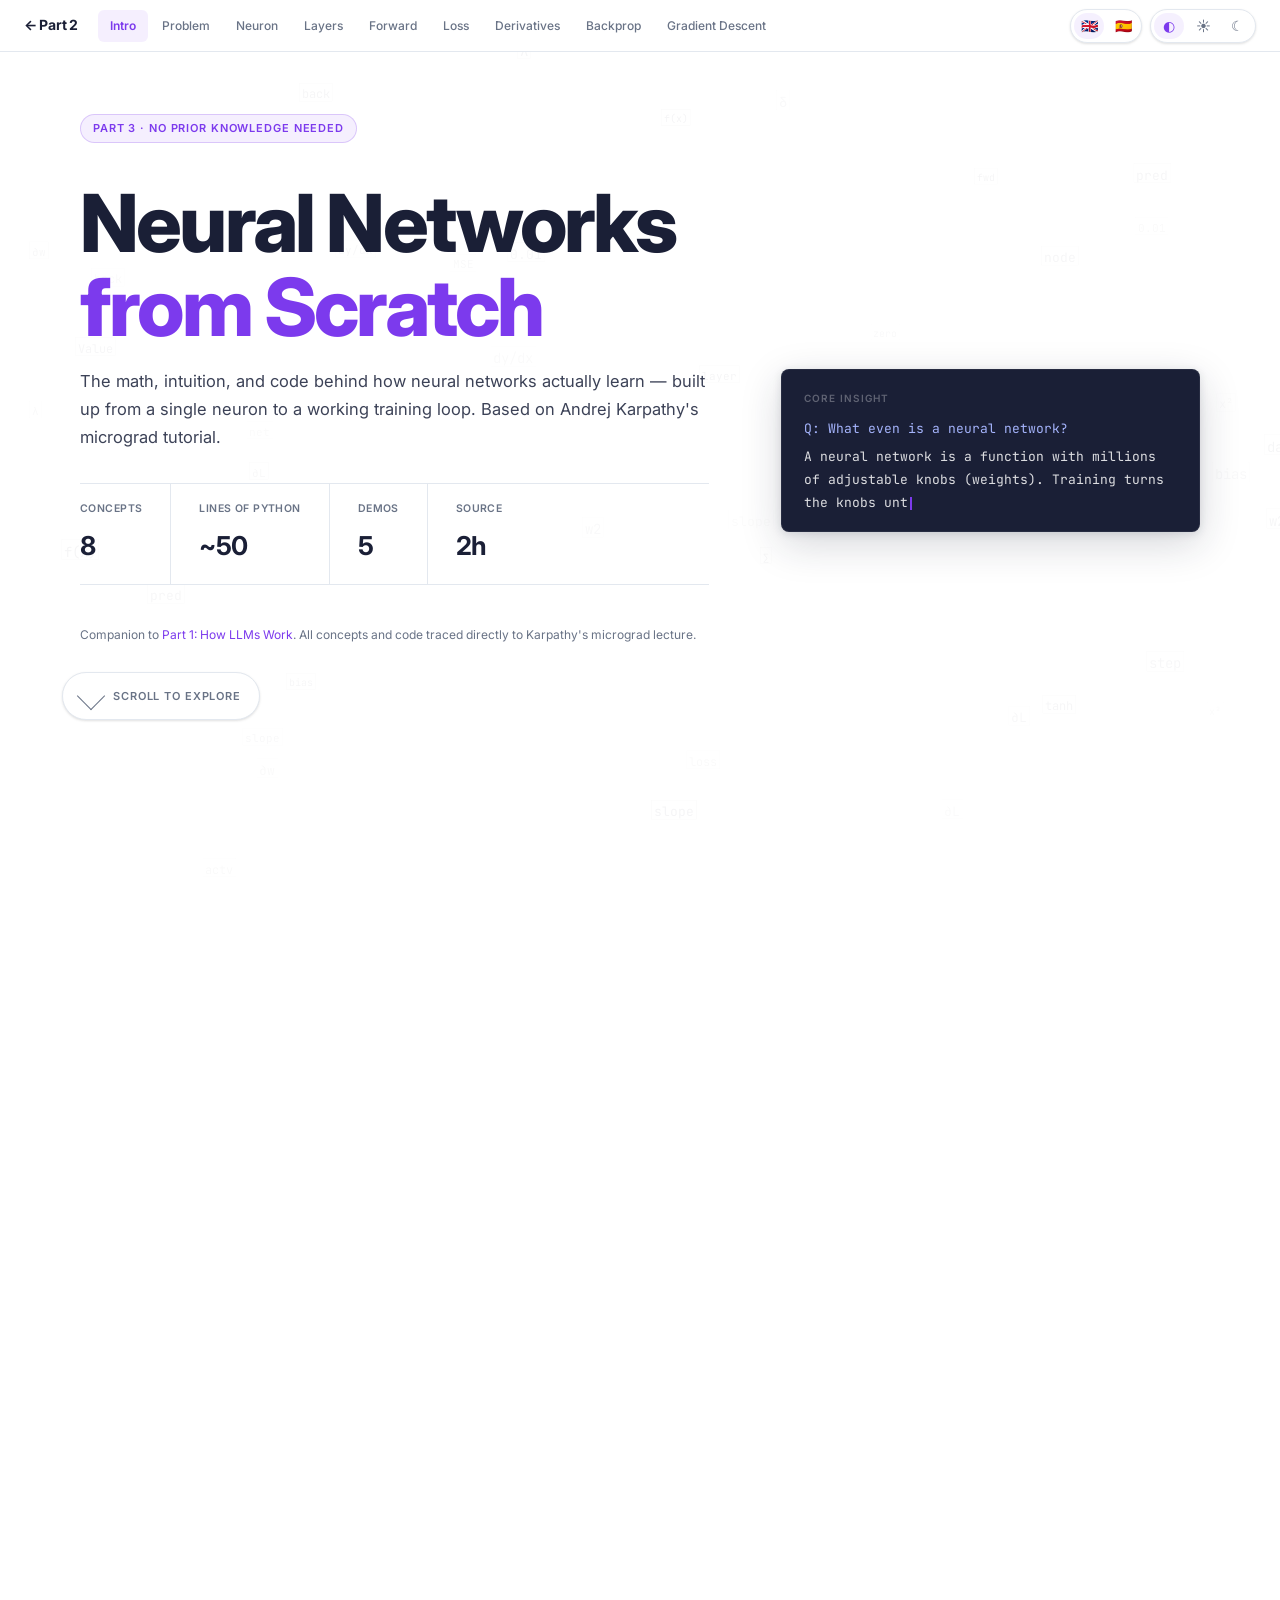
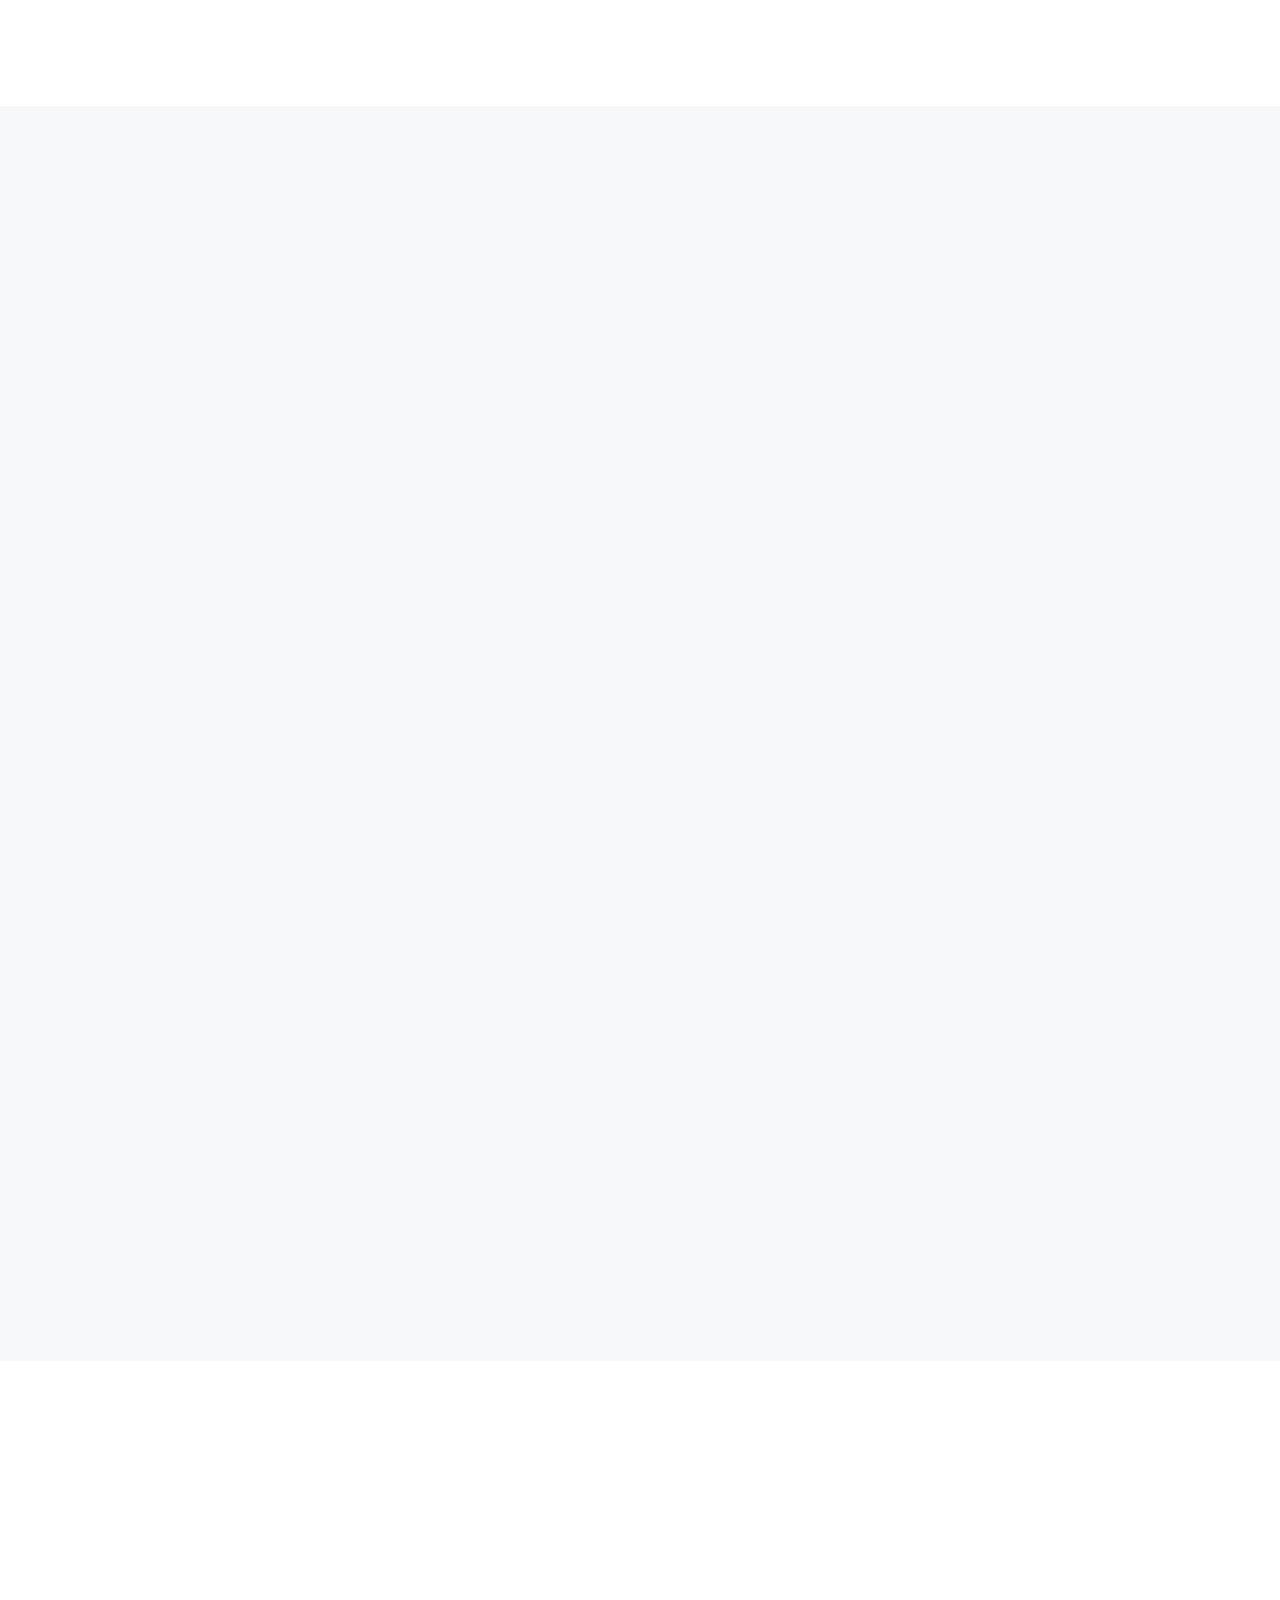
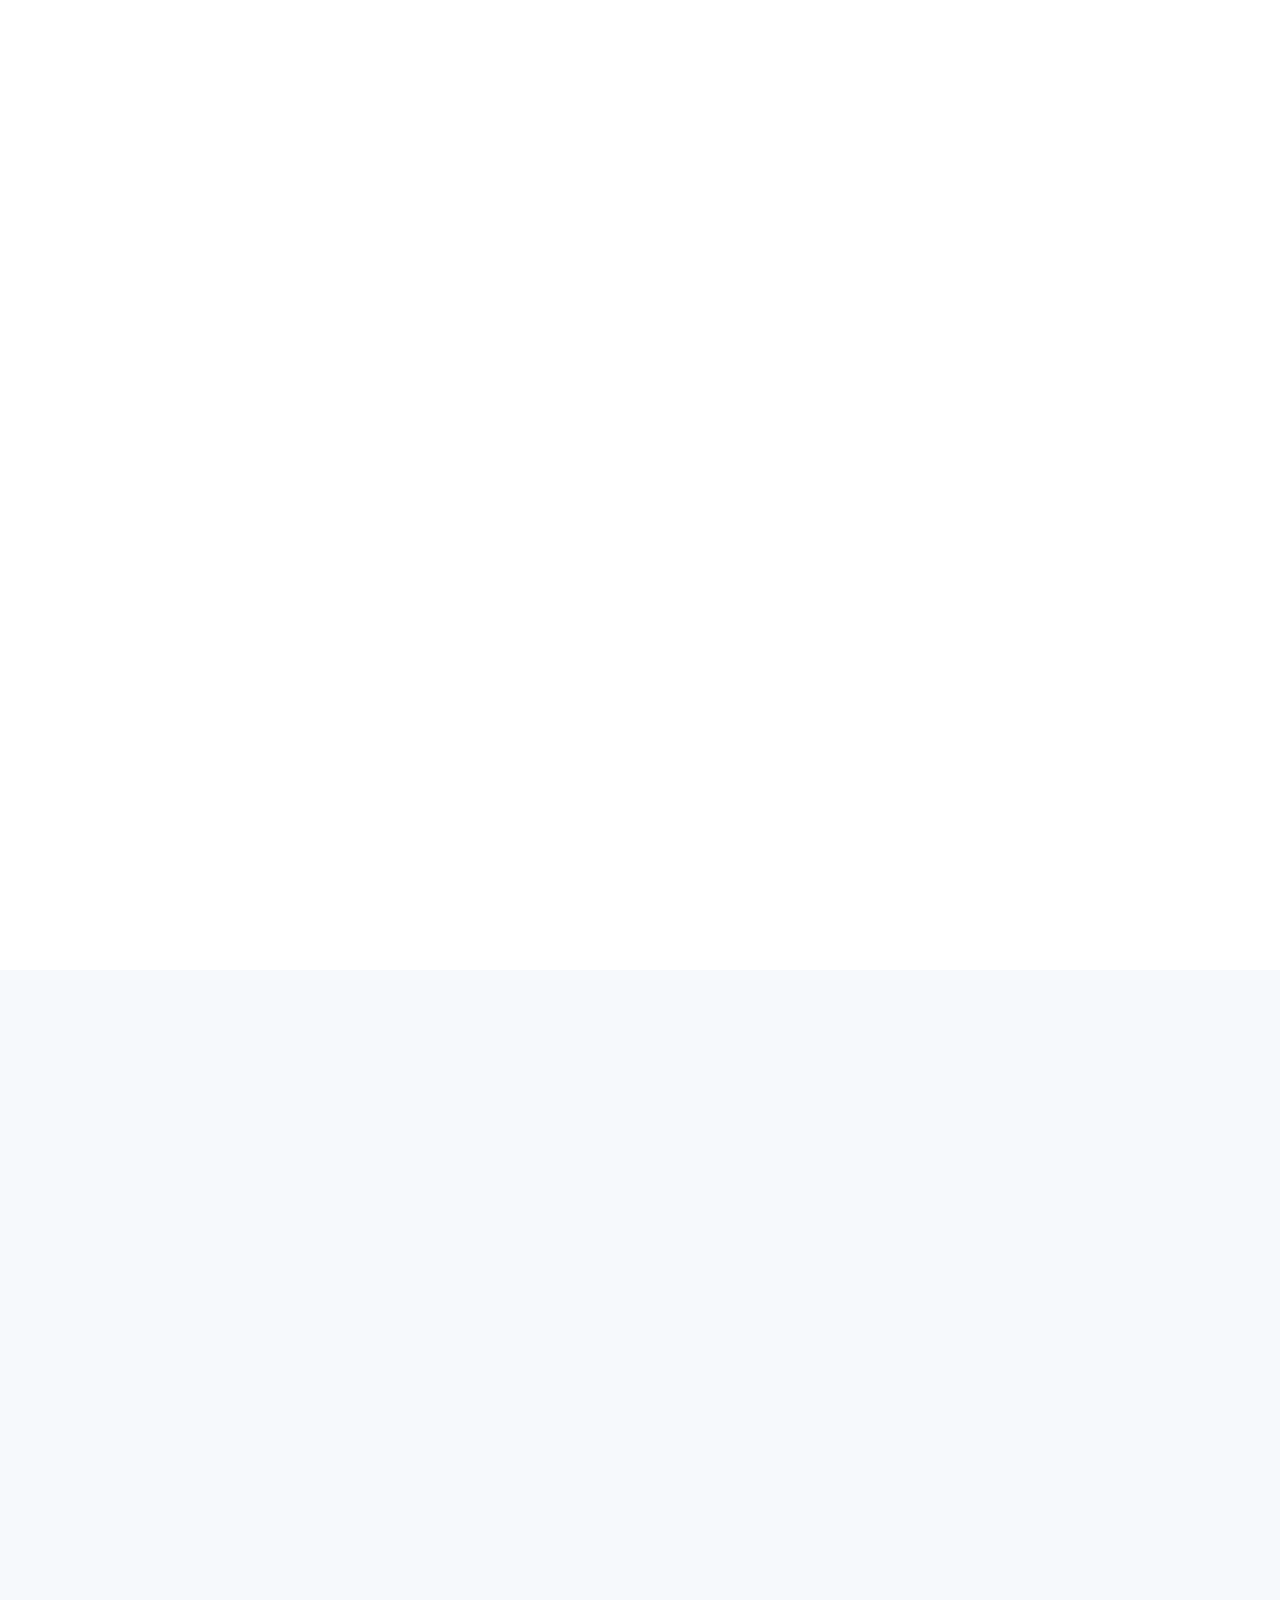
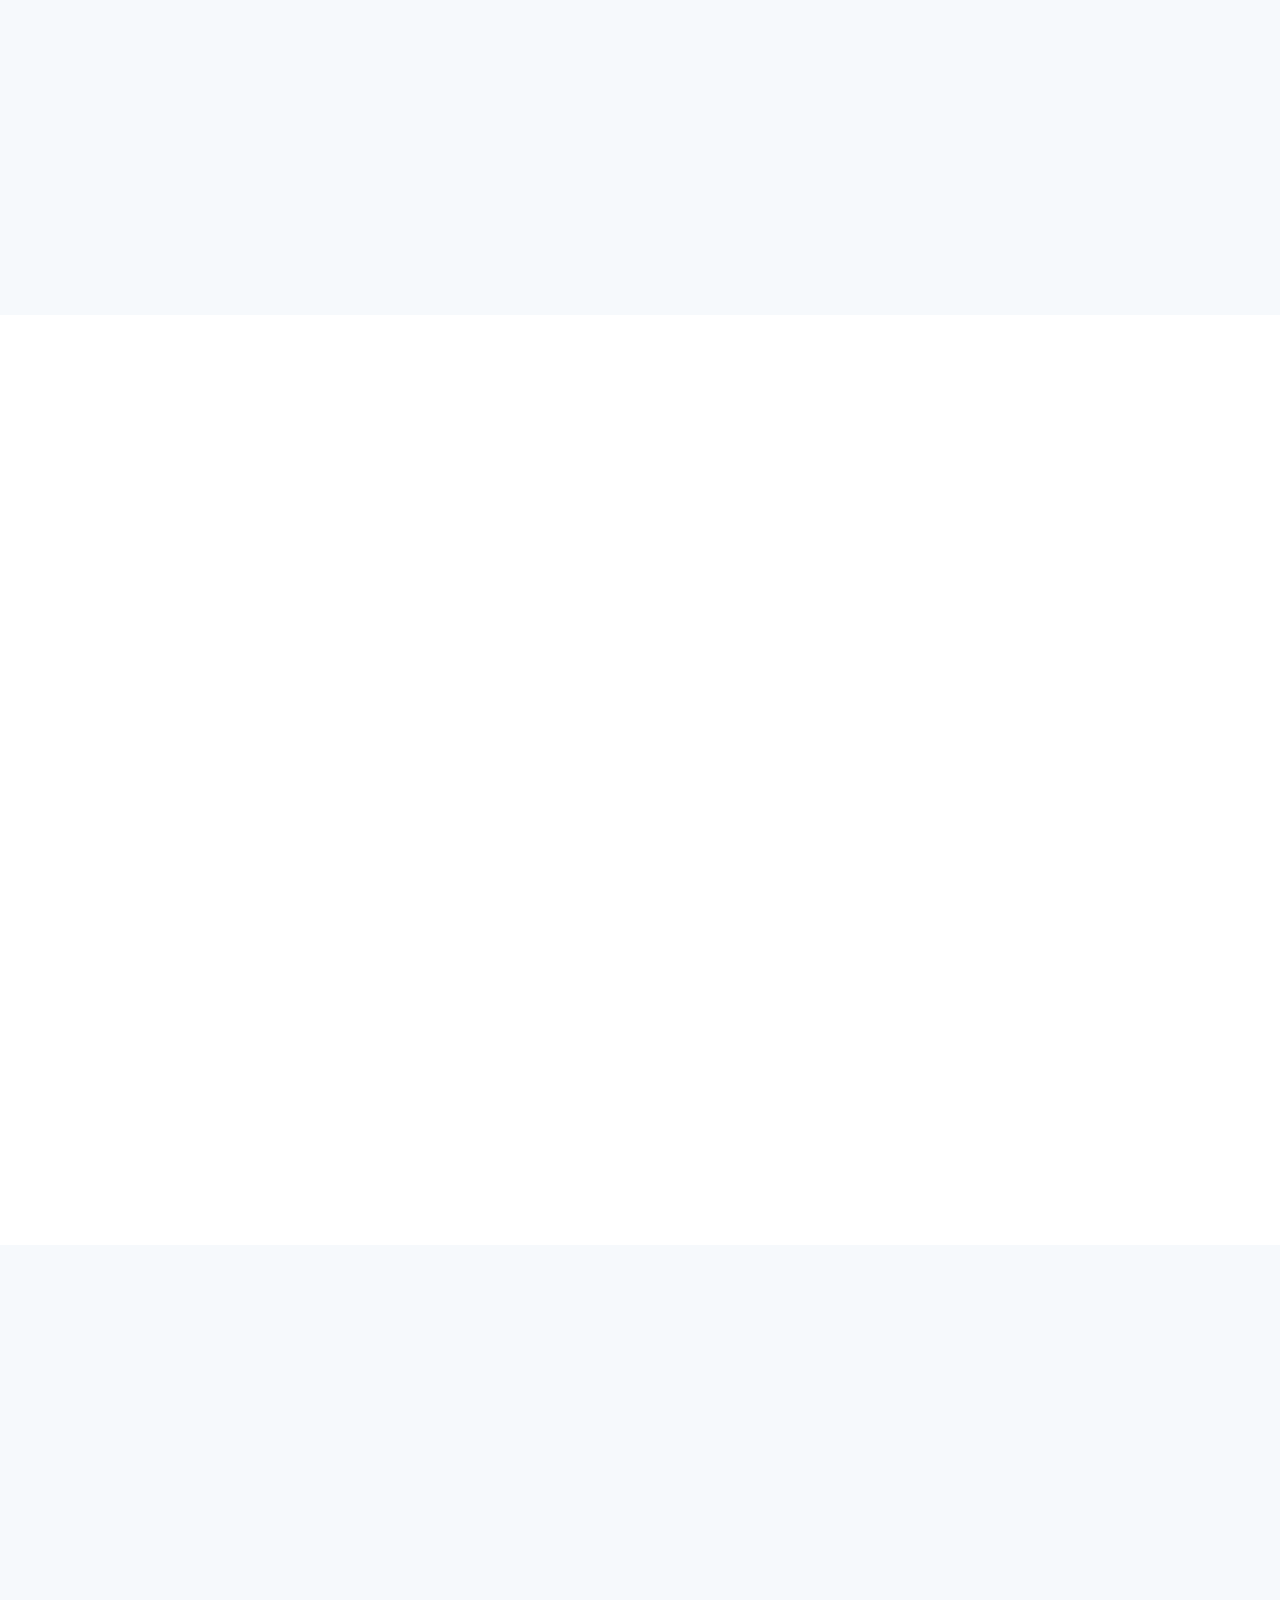
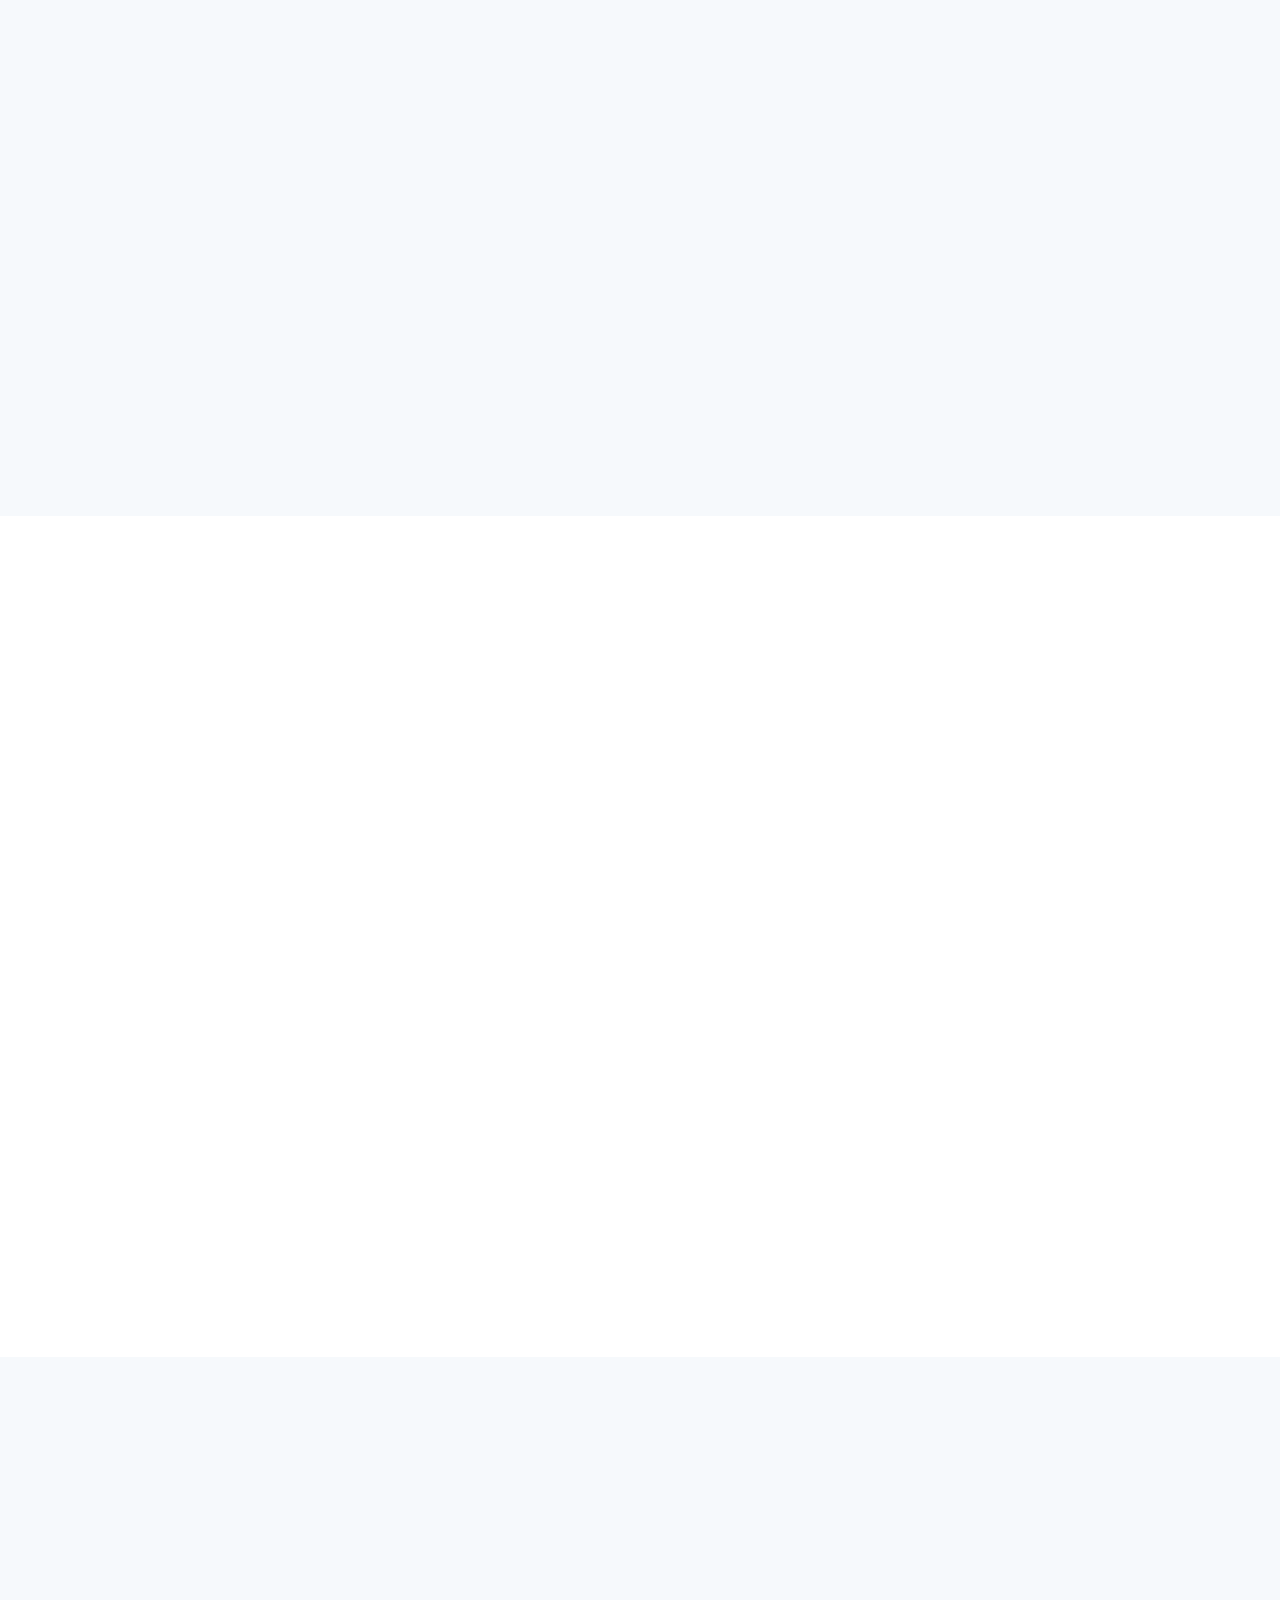
<file: neural-networks/index.html>
<!DOCTYPE html>
<html lang="en">
<head>
<meta charset="UTF-8">
<meta name="viewport" content="width=device-width, initial-scale=1.0">
<meta name="color-scheme" content="light dark">
<link rel="icon" href="../favicon.svg" type="image/svg+xml">
<script>
(function() {
  try {
    var theme = localStorage.getItem('how-llms-theme') || 'system';
    var resolved = theme === 'dark' || theme === 'light'
      ? theme
      : (window.matchMedia && window.matchMedia('(prefers-color-scheme: dark)').matches ? 'dark' : 'light');
    document.documentElement.dataset.theme = resolved;
    document.documentElement.style.backgroundColor = resolved === 'dark' ? '#0B1220' : '#FFFFFF';
    document.documentElement.style.colorScheme = resolved;
  } catch (e) {}
})();
</script>
<title>Neural Networks from Scratch — A Visual Deep Dive</title>
<link rel="preconnect" href="https://fonts.googleapis.com">
<link rel="preconnect" href="https://fonts.gstatic.com" crossorigin>
<link href="https://fonts.googleapis.com/css2?family=Inter:wght@400;500;600;700;800&family=JetBrains+Mono:ital,wght@0,400;0,500;1,400&display=swap" rel="stylesheet">
<link rel="stylesheet" href="style.css">
<style>
.code-block{background:var(--ink);color:#A5B4FC;font-family:var(--dm);font-size:12.5px;line-height:1.75;padding:18px 20px;border-radius:var(--radius);margin:16px 0;overflow-x:auto;border:1px solid rgba(255,255,255,0.06);white-space:pre}
.code-block .co{color:rgba(255,255,255,0.35)}
.code-block .kw{color:#C084FC}
.code-block .st{color:#86EFAC}
.code-block .nm{color:#FCA5A5}
.code-block .fn{color:#7DD3FC}
.code-line-explain{background:var(--surface);border:1px solid var(--border);border-left:3px solid var(--purple);padding:14px 18px;margin-top:-4px;margin-bottom:16px;font-size:13.5px;color:var(--txt);font-family:var(--db);border-radius:0 var(--radius-sm) var(--radius-sm) 0;line-height:1.7}
.code-line-explain code{font-family:var(--dm);font-size:12px;background:var(--card);padding:1px 5px;border-radius:3px;color:var(--purple)}
.demo-box{background:var(--card);border:1px solid var(--border);border-radius:var(--radius);padding:20px;box-shadow:var(--shadow-sm);margin-top:16px}
.demo-label{font-family:var(--ds);font-size:10px;font-weight:700;letter-spacing:.1em;text-transform:uppercase;color:var(--txt2);margin-bottom:12px}
.slider-row{display:flex;align-items:center;gap:12px;margin-bottom:10px}
.slider-row label{font-family:var(--dm);font-size:12px;color:var(--txt2);width:30px;flex-shrink:0}
.slider-row input[type=range]{flex:1;accent-color:var(--accent)}
.slider-val{font-family:var(--dm);font-size:12px;color:var(--accent);width:40px;text-align:right;flex-shrink:0}
.neuron-output{display:flex;gap:20px;margin-top:12px;font-family:var(--dm);font-size:12px}
.neuron-output .n-label{color:var(--txt2)}
.neuron-output .n-val{color:var(--accent);font-weight:600}
.nn-svg-wrap{background:var(--card);border:1px solid var(--border);border-radius:var(--radius);padding:12px;margin-top:12px}
.pipeline-full{display:flex;flex-direction:column;gap:0;margin-top:32px}
.pipeline-stage{display:flex;gap:20px;opacity:0;transform:translateY(12px);transition:opacity .5s,transform .5s}
.pipeline-stage.visible{opacity:1;transform:translateY(0)}
.pipeline-connector{width:3px;background:var(--border);height:24px;margin-left:23px}
.ps-num{font-family:var(--dm);font-size:11px;color:var(--txt2);padding-top:4px;flex-shrink:0;width:28px}
.ps-content{flex:1;border-left:3px solid var(--border);padding:12px 16px;background:var(--card);border-radius:0 var(--radius-sm) var(--radius-sm) 0;border:1px solid var(--border)}
.ps-title{font-family:var(--ds);font-size:12px;font-weight:700;letter-spacing:.04em;margin-bottom:4px}
.ps-desc{font-size:13.5px;color:var(--txt);line-height:1.6}
.ps-tags{display:flex;flex-wrap:wrap;gap:6px;margin-top:8px}
</style>
</head>
<body>
<a href="#main-content" class="skip-link">Skip to main content</a>
<div class="progress-bar" id="progress-bar" role="progressbar" aria-label="Reading progress" aria-valuenow="0" aria-valuemin="0" aria-valuemax="100"></div>

<nav class="top-nav" id="top-nav" aria-label="Chapter navigation">
  <div class="top-nav-inner">
    <a href="../how-to-use-llms/" class="top-nav-brand">← Part 2</a>
    <div class="top-nav-links" id="top-nav-links">
      <button class="tnav-btn active" data-section="s-intro" aria-current="true">Intro</button>
      <button class="tnav-btn" data-section="s-problem">Problem</button>
      <button class="tnav-btn" data-section="s-neuron">Neuron</button>
      <button class="tnav-btn" data-section="s-layers">Layers</button>
      <button class="tnav-btn" data-section="s-forward">Forward</button>
      <button class="tnav-btn" data-section="s-loss">Loss</button>
      <button class="tnav-btn" data-section="s-derivatives">Derivatives</button>
      <button class="tnav-btn" data-section="s-backprop">Backprop</button>
      <button class="tnav-btn" data-section="s-gd">Gradient Descent</button>
    </div>
    <div class="top-nav-tools" aria-label="Language and theme controls">
      <div class="toggle-group" role="group" aria-label="Language selector">
        <button class="toggle-btn active" id="lang-en" type="button" data-locale="en" aria-pressed="true" aria-label="English">🇬🇧</button>
        <button class="toggle-btn" id="lang-es" type="button" data-locale="es" aria-pressed="false" aria-label="Spanish">🇪🇸</button>
      </div>
      <div class="toggle-group" role="group" aria-label="Theme selector">
        <button class="toggle-btn" id="theme-system" type="button" data-theme="system" aria-pressed="true" aria-label="System theme">◐</button>
        <button class="toggle-btn" id="theme-light" type="button" data-theme="light" aria-pressed="false" aria-label="Light theme">☀</button>
        <button class="toggle-btn" id="theme-dark" type="button" data-theme="dark" aria-pressed="false" aria-label="Dark theme">☾</button>
      </div>
    </div>
  </div>
</nav>

<!-- HERO -->
<section id="s-intro" class="section" aria-label="Introduction">
  <canvas id="hero-canvas" aria-hidden="true"></canvas>
  <div class="hero-content" id="main-content">
    <div class="chapter-badge" aria-hidden="true">Part 3 · No Prior Knowledge Needed</div>
    <div class="hero-grid">
      <div class="hero-left">
        <h1 class="hero-title">Neural Networks<br><span>from Scratch</span></h1>
        <p class="hero-sub">The math, intuition, and code behind how neural networks actually learn — built up from a single neuron to a working training loop. Based on Andrej Karpathy's micrograd tutorial.</p>
        <dl class="hero-stats">
          <div class="stat-item"><dt class="stat-lbl">Concepts</dt><dd class="stat-val">8</dd></div>
          <div class="stat-item"><dt class="stat-lbl">Lines of Python</dt><dd class="stat-val">~50</dd></div>
          <div class="stat-item"><dt class="stat-lbl">Demos</dt><dd class="stat-val">5</dd></div>
          <div class="stat-item"><dt class="stat-lbl">Source</dt><dd class="stat-val">2h</dd></div>
        </dl>
        <p class="stats-caveat">Companion to <a href="../" style="color:var(--accent)">Part 1: How LLMs Work</a>. All concepts and code traced directly to Karpathy's micrograd lecture.</p>
        <a class="scroll-hint" href="#s-problem" aria-label="Scroll to explore"><div class="scroll-arrow"></div>Scroll to explore</a>
      </div>
      <div class="hero-right">
        <div class="typewriter-wrap" aria-label="Neural network insight">
          <div class="tw-label" aria-hidden="true">Core Insight</div>
          <div class="tw-prompt">Q: What even is a neural network?</div>
          <div class="tw-response" id="tw-response" aria-live="polite" aria-atomic="true"><span class="tw-cursor" aria-hidden="true"></span></div>
        </div>
      </div>
    </div>
  </div>
</section>

<!-- §1: THE PROBLEM -->
<section id="s-problem" class="section" aria-label="The Problem We're Solving">
  <div class="section-inner two-col">
    <div class="fade-up">
      <div class="chapter-badge">Chapter 1 · Motivation</div>
      <h2 class="section-title">The Problem<br>We're Solving</h2>
      <p class="body-text">Before we build anything, let's understand what we're trying to do. We have some inputs and we want to predict an output. For example: given these 4 measurements about a person, predict whether they'll like a movie.</p>
      <p class="body-text">The challenge: we don't know the formula. We can't write the rules by hand. Instead, we want a system that <span class="highlight">learns the formula from examples</span> — just by seeing a lot of input/output pairs.</p>
      <p class="body-text">A neural network is that system. It starts as a completely random function. Then it looks at thousands of examples and adjusts itself — tiny nudge by tiny nudge — until its predictions get good. This process is called <span class="highlight-a">training</span>.</p>
      <div class="insight-box">
        <strong>The Connection to Part 1</strong>
        GPT does exactly this — at massive scale. Its "inputs" are tokens, its "output" is the next token, and it trained on 15 trillion examples. The math is the same as what we'll build here. Just more of it.
      </div>
    </div>
    <div class="fade-up" style="animation-delay:.15s">
      <h3 class="sub-title">Our Training Dataset</h3>
      <p class="body-text" style="margin-bottom:12px">A tiny example to make it concrete. Four inputs, one target output:</p>
      <div class="demo-box">
        <div class="demo-label">Training Examples (xs → ys)</div>
        <div class="code-block">
<span class="co"># inputs: [x1, x2, x3, x4]</span>
xs = [
  [<span class="nm">2.0</span>, <span class="nm">3.0</span>, <span class="nm">-1.0</span>, <span class="nm">1.0</span>],
  [<span class="nm">3.0</span>, <span class="nm">-1.0</span>, <span class="nm">0.5</span>, <span class="nm">1.0</span>],
  [<span class="nm">0.5</span>, <span class="nm">1.0</span>, <span class="nm">1.0</span>, <span class="nm">1.0</span>],
  [<span class="nm">1.0</span>, <span class="nm">1.0</span>, <span class="nm">-1.0</span>, <span class="nm">1.0</span>],
]
<span class="co"># targets: what we want the network to output</span>
ys = [<span class="nm">1.0</span>, <span class="nm">-1.0</span>, <span class="nm">-1.0</span>, <span class="nm">1.0</span>]
        </div>
        <div class="code-line-explain">
          <code>xs</code> is our input data — 4 examples, each with 4 numbers. <code>ys</code> is the "right answer" for each example: 1.0 or -1.0. The network starts knowing nothing, and has to learn to map xs to ys.
        </div>
      </div>
      <div class="insight-box" style="margin-top:16px">
        <strong>Why -1 and 1?</strong>
        We use tanh as our activation function (more on this in §2), which outputs values between -1 and 1. So our targets are -1 and 1 to match that range.
      </div>
    </div>
  </div>
</section>

<!-- §2: NEURON -->
<section id="s-neuron" class="section" aria-label="What is a Neuron">
  <div class="section-inner two-col">
    <div class="fade-up">
      <div class="chapter-badge">Chapter 2 · The Building Block</div>
      <h2 class="section-title">What is<br>a Neuron?</h2>
      <p class="body-text">A neuron is just a tiny mathematical function. Think of it as a <span class="highlight">dimmer switch</span>: it takes a bunch of inputs, decides how much each one matters (the weights), adds a personal default lean (the bias), and squishes the result to a bounded range.</p>
      <p class="body-text">The formula: <span class="highlight-a">output = tanh(w₁·x₁ + w₂·x₂ + b)</span></p>
      <p class="body-text">Where w₁, w₂ are <span class="highlight">weights</span> ("how much does this input matter?"), b is the <span class="highlight">bias</span> ("what's my default lean when inputs are zero?"), and <span class="highlight-g">tanh</span> squishes the result to always land between -1 and 1.</p>
      <div class="code-block">
<span class="kw">class</span> <span class="fn">Value</span>:
  <span class="kw">def</span> <span class="fn">__init__</span>(<span class="nm">self</span>, data):
    <span class="nm">self</span>.data = data   <span class="co"># the actual number</span>
    <span class="nm">self</span>.grad = <span class="nm">0.0</span>   <span class="co"># gradient (filled in later)</span>

  <span class="kw">def</span> <span class="fn">__mul__</span>(<span class="nm">self</span>, other):
    <span class="kw">return</span> <span class="fn">Value</span>(<span class="nm">self</span>.data * other.data)

  <span class="kw">def</span> <span class="fn">__add__</span>(<span class="nm">self</span>, other):
    <span class="kw">return</span> <span class="fn">Value</span>(<span class="nm">self</span>.data + other.data)

  <span class="kw">def</span> <span class="fn">tanh</span>(<span class="nm">self</span>):
    <span class="kw">import</span> math
    t = math.<span class="fn">tanh</span>(<span class="nm">self</span>.data)
    <span class="kw">return</span> <span class="fn">Value</span>(t)
      </div>
      <div class="code-line-explain">
        <code>self.data</code> is just a number — like 0.5 or -1.3. <code>self.grad</code> starts at zero and gets filled in during backpropagation (§7). The <code>__mul__</code> and <code>__add__</code> methods let us use normal Python math operators (+, *) with Value objects. <code>tanh</code> squishes any number to the range (-1, 1).
      </div>
      <div class="insight-box">
        <strong>Why tanh?</strong>
        Without an activation function, stacking neurons just produces a linear function — no matter how many layers you add. tanh introduces non-linearity, which is what lets networks learn complex patterns.
      </div>
    </div>
    <div class="fade-up" style="animation-delay:.15s">
      <h3 class="sub-title">Neuron Playground</h3>
      <p class="body-text" style="margin-bottom:8px">Drag the sliders to change the weights and bias. Watch the neuron's output update live. Fixed inputs: x₁ = 0.5, x₂ = −0.3.</p>
      <div class="demo-box" id="neuron-playground">
        <div class="demo-label">Interactive Neuron</div>
        <div class="slider-row">
          <label>w₁</label>
          <input type="range" id="np-w1" min="-2" max="2" step="0.05" value="0.5" aria-label="Weight 1">
          <span class="slider-val" id="np-w1-val">0.50</span>
        </div>
        <div class="slider-row">
          <label>w₂</label>
          <input type="range" id="np-w2" min="-2" max="2" step="0.05" value="-0.3" aria-label="Weight 2">
          <span class="slider-val" id="np-w2-val">-0.30</span>
        </div>
        <div class="slider-row">
          <label>b</label>
          <input type="range" id="np-b" min="-2" max="2" step="0.05" value="0.0" aria-label="Bias">
          <span class="slider-val" id="np-b-val">0.00</span>
        </div>
        <canvas id="neuron-canvas" width="400" height="220" style="width:100%;display:block;margin-top:8px;border-radius:var(--radius-sm);border:1px solid var(--border)"></canvas>
        <div class="neuron-output" style="margin-top:10px">
          <span><span class="n-label">Raw sum: </span><span class="n-val" id="np-raw">0.00</span></span>
          <span><span class="n-label">tanh output: </span><span class="n-val" id="np-out">0.00</span></span>
        </div>
      </div>
    </div>
  </div>
</section>

<!-- §3: LAYERS -->
<section id="s-layers" class="section" aria-label="Layers and Architecture">
  <div class="section-inner two-col">
    <div class="fade-up">
      <div class="chapter-badge">Chapter 3 · Architecture</div>
      <h2 class="section-title">Layers &<br>the MLP</h2>
      <p class="body-text">One neuron isn't enough to learn complex patterns. We stack them into <span class="highlight">layers</span>, and stack layers into a <span class="highlight-a">Multi-Layer Perceptron (MLP)</span>. Think of it as an assembly line: the first layer looks at raw inputs, the next layer looks at what the first layer found, and so on.</p>
      <p class="body-text">Every connection between neurons is one weight. A network with 4 inputs → 3 neurons → 1 output has <span class="highlight">(4×3) + (3×1) = 15 weights</span>, plus biases. GPT-4 has the same structure, just with 405 billion weights.</p>
      <div class="code-block">
<span class="kw">class</span> <span class="fn">Neuron</span>:
  <span class="kw">def</span> <span class="fn">__init__</span>(<span class="nm">self</span>, nin):
    <span class="nm">self</span>.w = [<span class="fn">Value</span>(random.uniform(-<span class="nm">1</span>,<span class="nm">1</span>)) <span class="kw">for</span> _ <span class="kw">in</span> range(nin)]
    <span class="nm">self</span>.b = <span class="fn">Value</span>(<span class="nm">0</span>)
  <span class="kw">def</span> <span class="fn">__call__</span>(<span class="nm">self</span>, x):
    act = sum(wi*xi <span class="kw">for</span> wi,xi <span class="kw">in</span> zip(<span class="nm">self</span>.w, x)) + <span class="nm">self</span>.b
    <span class="kw">return</span> act.<span class="fn">tanh</span>()

<span class="kw">class</span> <span class="fn">Layer</span>:
  <span class="kw">def</span> <span class="fn">__init__</span>(<span class="nm">self</span>, nin, nout):
    <span class="nm">self</span>.neurons = [<span class="fn">Neuron</span>(nin) <span class="kw">for</span> _ <span class="kw">in</span> range(nout)]
  <span class="kw">def</span> <span class="fn">__call__</span>(<span class="nm">self</span>, x):
    <span class="kw">return</span> [n(x) <span class="kw">for</span> n <span class="kw">in</span> <span class="nm">self</span>.neurons]

<span class="kw">class</span> <span class="fn">MLP</span>:
  <span class="kw">def</span> <span class="fn">__init__</span>(<span class="nm">self</span>, nin, nouts):
    sizes = [nin] + nouts
    <span class="nm">self</span>.layers = [<span class="fn">Layer</span>(sizes[i], sizes[i+<span class="nm">1</span>]) <span class="kw">for</span> i <span class="kw">in</span> range(len(nouts))]
  <span class="kw">def</span> <span class="fn">__call__</span>(<span class="nm">self</span>, x):
    <span class="kw">for</span> layer <span class="kw">in</span> <span class="nm">self</span>.layers: x = layer(x)
    <span class="kw">return</span> x[<span class="nm">0</span>] <span class="kw">if</span> len(x) == <span class="nm">1</span> <span class="kw">else</span> x
      </div>
      <div class="code-line-explain">
        <code>Neuron(nin)</code> creates a neuron with <code>nin</code> random weights. <code>Layer(nin, nout)</code> creates <code>nout</code> neurons that each accept <code>nin</code> inputs. <code>MLP(4, [3,1])</code> creates a 4→3→1 network. <code>__call__</code> is Python's way of making an object callable — so <code>model(x)</code> runs the forward pass.
      </div>
    </div>
    <div class="fade-up" style="animation-delay:.15s">
      <h3 class="sub-title">MLP Architecture</h3>
      <p class="body-text" style="margin-bottom:12px">A 4→3→1 network: 4 inputs, one hidden layer of 3 neurons, 1 output.</p>
      <div class="nn-svg-wrap">
        <svg id="mlp-svg" viewBox="0 0 340 220" width="100%" role="img" aria-label="MLP architecture diagram"></svg>
      </div>
      <div class="insight-box" style="margin-top:16px">
        <strong>Create the model in one line</strong>
        <div class="code-block" style="margin-top:8px">n = <span class="fn">MLP</span>(<span class="nm">4</span>, [<span class="nm">3</span>, <span class="nm">1</span>])  <span class="co"># 4 inputs → 3 hidden → 1 output</span></div>
        That's it. We now have a randomly-initialized network with 4×3 + 3×1 = 15 weights plus 4 biases = 19 learnable parameters.
      </div>
    </div>
  </div>
</section>

<!-- §4: FORWARD PASS -->
<section id="s-forward" class="section" aria-label="Forward Pass">
  <div class="section-inner two-col">
    <div class="fade-up">
      <div class="chapter-badge">Chapter 4 · Computing the Output</div>
      <h2 class="section-title">The Forward<br>Pass</h2>
      <p class="body-text">The forward pass is simply: run data through the network from left to right. Each neuron fires in turn, passes its output to the next layer, and eventually we get a prediction out the end.</p>
      <p class="body-text">At the start, since weights are random, predictions are meaningless. But we can still run the forward pass — we need it to compute how wrong we are (§5), which tells us how to improve.</p>
      <div class="code-block">
<span class="co"># Run one training example through the network</span>
x = [<span class="fn">Value</span>(<span class="nm">2.0</span>), <span class="fn">Value</span>(<span class="nm">3.0</span>), <span class="fn">Value</span>(-<span class="nm">1.0</span>), <span class="fn">Value</span>(<span class="nm">1.0</span>)]
prediction = n(x)
print(prediction.data)  <span class="co"># e.g. 0.23</span>
      </div>
      <div class="code-line-explain">
        <code>n(x)</code> calls the MLP's <code>__call__</code> method, which loops through each layer and applies it to <code>x</code>. Each layer call applies each neuron: compute <code>w·x + b</code>, apply tanh, pass output to next layer. The final value is our prediction. It's just a chain of multiplications and additions.
      </div>
      <div class="insight-box">
        <strong>Everything is a number</strong>
        At every step, we're just computing numbers. The complexity comes from doing it for billions of parameters simultaneously, but the operation on each one is simple arithmetic.
      </div>
    </div>
    <div class="fade-up" style="animation-delay:.15s">
      <h3 class="sub-title">Forward Pass Visualizer</h3>
      <p class="body-text" style="margin-bottom:8px">Click "Run Forward Pass" to watch data flow through a 2→3→1 network. Each node lights up with its computed value.</p>
      <div class="demo-box">
        <div class="demo-label">Interactive Forward Pass</div>
        <svg id="fp-svg" viewBox="0 0 360 200" width="100%" style="display:block" role="img" aria-label="Forward pass animation"></svg>
        <div style="margin-top:12px;display:flex;gap:10px">
          <button class="btn btn-primary btn-sm" id="fp-run-btn">▶ Run Forward Pass</button>
          <button class="btn btn-ghost btn-sm" id="fp-reset-btn">Reset</button>
        </div>
      </div>
    </div>
  </div>
</section>

<!-- §5: LOSS -->
<section id="s-loss" class="section" aria-label="Loss Function">
  <div class="section-inner two-col">
    <div class="fade-up">
      <div class="chapter-badge">Chapter 5 · Measuring Error</div>
      <h2 class="section-title">Loss — How<br>Wrong Are We?</h2>
      <p class="body-text">After the forward pass, we have predictions. Now we need to measure how wrong they are. The <span class="highlight">loss function</span> is a report card: one single number that summarizes "here is how bad your predictions are right now."</p>
      <p class="body-text">We use <span class="highlight-a">Mean Squared Error (MSE)</span>: for each example, square the difference between our prediction and the target, then average them all. Squaring ensures the loss is always positive and punishes big mistakes harder.</p>
      <p class="body-text">The goal of training: make this loss number as small as possible.</p>
      <div class="code-block">
<span class="co"># Run all training examples through the network</span>
ypred = [n(x) <span class="kw">for</span> x <span class="kw">in</span> xs]
loss = sum((yout - ygt)**<span class="nm">2</span> <span class="kw">for</span> ygt, yout <span class="kw">in</span> zip(ys, ypred))
print(loss.data)  <span class="co"># e.g. 4.73 — very wrong at first</span>
      </div>
      <div class="code-line-explain">
        For each example: <code>yout</code> is our network's prediction, <code>ygt</code> is the "ground truth" target. <code>(yout - ygt)**2</code> squares the error. If we predicted 0.23 but the target was 1.0, the error is (0.23−1.0)² = 0.59. We sum all 4 example errors to get one number. The training job is to push this number toward zero.
      </div>
    </div>
    <div class="fade-up" style="animation-delay:.15s">
      <h3 class="sub-title">Loss Landscape</h3>
      <p class="body-text" style="margin-bottom:8px">The loss is a function of all the weights. Think of it as a hilly terrain — we want to roll the ball to the lowest point. Click "Step" to run one gradient descent update.</p>
      <div class="demo-box">
        <div class="demo-label">Gradient Descent on Loss Curve</div>
        <canvas id="loss-canvas" width="400" height="160" style="width:100%;display:block;border-radius:var(--radius-sm);border:1px solid var(--border)"></canvas>
        <div class="slider-row" style="margin-top:12px">
          <label style="width:80px;color:var(--txt2);font-family:var(--dm);font-size:12px">Learn rate</label>
          <input type="range" id="loss-lr" min="0.01" max="0.5" step="0.01" value="0.1" aria-label="Learning rate">
          <span class="slider-val" id="loss-lr-val">0.10</span>
        </div>
        <div style="margin-top:8px;display:flex;gap:10px;align-items:center">
          <button class="btn btn-primary btn-sm" id="loss-step-btn">Step ↓</button>
          <button class="btn btn-ghost btn-sm" id="loss-reset-btn">Reset</button>
          <span style="font-family:var(--dm);font-size:12px;color:var(--txt2)">w = <span id="loss-w-val" style="color:var(--accent)">3.00</span> · loss = <span id="loss-val-display" style="color:var(--red)">1.00</span></span>
        </div>
      </div>
      <div class="insight-box" style="margin-top:16px">
        <strong>Loss is always a single number</strong>
        This is crucial. We need one number so we have one direction to optimize. If we had a vector of losses, we wouldn't know which way to move.
      </div>
    </div>
  </div>
</section>

<!-- §6: DERIVATIVES -->
<section id="s-derivatives" class="section" aria-label="Derivatives and Gradients">
  <div class="section-inner two-col">
    <div class="fade-up">
      <div class="chapter-badge">Chapter 6 · The Math of Change</div>
      <h2 class="section-title">Derivatives —<br>Which Way is Downhill?</h2>
      <p class="body-text">We want to push the loss down. To do that, we need to know: for each weight, does increasing it make the loss go up or down? That's exactly what a <span class="highlight">derivative</span> tells us.</p>
      <p class="body-text">Imagine standing on a hill. You can't see the whole landscape, but you can feel which direction your foot is going downhill. The derivative is that "feel" — the slope of the loss at your current position.</p>
      <p class="body-text">Key rules we'll use:</p>
      <ul style="font-size:15.5px;line-height:2;padding-left:20px;color:var(--txt)">
        <li><strong style="color:var(--accent)">Addition:</strong> d/dx(a + b) = 1 — adding passes the gradient through unchanged</li>
        <li><strong style="color:var(--amber)">Multiplication:</strong> d/dx(a · b) = b — the gradient scales by the other factor</li>
        <li><strong style="color:var(--green)">tanh:</strong> d/dx(tanh(x)) = 1 − tanh²(x) — the chain rule handles this</li>
      </ul>
      <div class="insight-box">
        <strong>The Chain Rule in one sentence</strong>
        If A affects B and B affects the loss, then A's effect on the loss = (A's effect on B) × (B's effect on the loss). We'll use this in §7 to propagate gradients backwards through the whole network.
      </div>
    </div>
    <div class="fade-up" style="animation-delay:.15s">
      <h3 class="sub-title">Derivative Visualizer</h3>
      <p class="body-text" style="margin-bottom:8px">Drag the point along f(x) = x². The tangent line shows the slope (derivative) at that position. Notice: at x=0 the slope is 0; it gets steeper as x moves away from center.</p>
      <div class="demo-box">
        <div class="demo-label">f(x) = x² — Drag the point</div>
        <canvas id="deriv-canvas" width="400" height="200" style="width:100%;display:block;border-radius:var(--radius-sm);border:1px solid var(--border);cursor:ew-resize"></canvas>
        <div style="margin-top:10px;font-family:var(--dm);font-size:12px">
          x = <span id="deriv-x" style="color:var(--accent)">1.00</span> &nbsp;·&nbsp;
          f(x) = <span id="deriv-fx" style="color:var(--amber)">1.00</span> &nbsp;·&nbsp;
          f'(x) = <span id="deriv-dfx" style="color:var(--green)">2.00</span>
        </div>
      </div>
      <div class="insight-box" style="margin-top:16px">
        <strong>Gradient vs Derivative</strong>
        A derivative is for a function of one variable. A gradient is the same idea for many variables — one slope per weight. The gradient of the loss tells us the slope in every weight direction at once.
      </div>
    </div>
  </div>
</section>

<!-- §7: BACKPROPAGATION -->
<section id="s-backprop" class="section" aria-label="Backpropagation">
  <div class="section-inner two-col">
    <div class="fade-up">
      <div class="chapter-badge">Chapter 7 · Assigning Blame</div>
      <h2 class="section-title">Backpropagation</h2>
      <p class="body-text">We know the loss. We know derivatives. But we have hundreds of weights — how do we know which ones to blame, and by how much?</p>
      <p class="body-text"><span class="highlight">Backpropagation</span> solves this efficiently. It walks the computation graph backwards — from the loss, through every operation, back to every weight — computing each weight's gradient using the chain rule.</p>
      <p class="body-text">Karpathy's key insight: <em>"The only thing backprop does is apply the chain rule recursively."</em> Nothing more. It's mechanical, not magical.</p>
      <div class="code-block">
<span class="kw">for</span> p <span class="kw">in</span> n.parameters(): p.grad = <span class="nm">0.0</span>
ypred = [n(x) <span class="kw">for</span> x <span class="kw">in</span> xs]
loss = sum((yout - ygt)**<span class="nm">2</span> <span class="kw">for</span> ygt, yout <span class="kw">in</span> zip(ys, ypred))
loss.<span class="fn">backward</span>()
<span class="co"># Now every p has p.grad: "increase me → loss changes by p.grad"</span>
      </div>
      <div class="code-line-explain">
        <code>p.grad = 0.0</code> clears leftover gradients from the previous training step — they'd otherwise accumulate. <code>loss.backward()</code> walks backwards through every operation that produced <code>loss</code>, applying the chain rule at each node. After this call, every weight has a <code>.grad</code> that says "increase me → loss increases by this much."
      </div>
    </div>
    <div class="fade-up" style="animation-delay:.15s">
      <h3 class="sub-title">Expression Graph</h3>
      <p class="body-text" style="margin-bottom:8px">A simple expression: e = tanh((a·b) + a). Click "Forward Pass" to compute values, then "Backprop" to watch gradients flow backwards.</p>
      <div class="demo-box">
        <div class="demo-label">Computation Graph — e = tanh((a·b) + a)</div>
        <div class="bp-inputs">
          <div class="bp-input-group">
            <label for="bp-a">a =</label>
            <input type="number" id="bp-a" value="2" step="0.5" min="-5" max="5">
          </div>
          <div class="bp-input-group">
            <label for="bp-b">b =</label>
            <input type="number" id="bp-b" value="-3" step="0.5" min="-5" max="5">
          </div>
        </div>
        <div style="position:relative">
          <div id="bp-tooltip" class="bp-tooltip"></div>
          <svg id="graph-svg" viewBox="0 0 440 200" width="100%" style="display:block" role="img" aria-label="Expression graph with backpropagation"></svg>
        </div>
        <div class="bp-status" id="bp-status">Edit a and b, then click Forward Pass</div>
        <div style="margin-top:10px;display:flex;gap:10px">
          <button class="btn btn-primary btn-sm" id="graph-forward-btn">▶ Forward Pass</button>
          <button class="btn btn-ghost btn-sm" id="graph-back-btn" disabled>← Backprop</button>
          <button class="btn btn-ghost btn-sm" id="graph-reset-btn">Reset</button>
        </div>
      </div>
      <div class="insight-box" style="margin-top:16px">
        <strong>Why backwards?</strong>
        We already know the loss gradient (it's 1.0 — the loss with respect to itself). We work backwards because each node only needs the gradient from the node ahead of it (closer to the loss) to compute its own gradient. It's a clean recursive application of the chain rule.
      </div>
    </div>
  </div>
</section>

<!-- §8: GRADIENT DESCENT -->
<section id="s-gd" class="section" aria-label="Gradient Descent and Training">
  <div class="section-inner">
    <div class="fade-up" style="margin-bottom:40px">
      <div class="chapter-badge">Chapter 8 · Learning</div>
      <h2 class="section-title">Gradient Descent —<br>The Training Loop</h2>
      <p class="body-text" style="max-width:680px">We have gradients. Now we use them. The update rule is simple: for each weight, move it a tiny step in the opposite direction of its gradient. Opposite because the gradient points uphill — we want to go <em>downhill</em>.</p>
    </div>
    <div class="two-col">
      <div class="fade-up">
        <div class="code-block">
<span class="co"># Create the network</span>
n = <span class="fn">MLP</span>(<span class="nm">4</span>, [<span class="nm">3</span>, <span class="nm">1</span>])

<span class="kw">for</span> step <span class="kw">in</span> range(<span class="nm">100</span>):
  ypred = [n(x) <span class="kw">for</span> x <span class="kw">in</span> xs]          <span class="co"># 1. forward</span>
  loss = sum((yout-ygt)**<span class="nm">2</span>
             <span class="kw">for</span> ygt,yout <span class="kw">in</span> zip(ys,ypred)) <span class="co"># 2. loss</span>
  <span class="kw">for</span> p <span class="kw">in</span> n.<span class="fn">parameters</span>(): p.grad=<span class="nm">0.0</span>  <span class="co"># 3. zero grads</span>
  loss.<span class="fn">backward</span>()                         <span class="co"># 4. backprop</span>
  <span class="kw">for</span> p <span class="kw">in</span> n.<span class="fn">parameters</span>():
    p.data -= <span class="nm">0.01</span> * p.grad             <span class="co"># 5. update</span>
  print(f<span class="st">"step {step} loss {loss.data:.4f}"</span>)
        </div>
        <div class="code-line-explain">
          Line by line: <strong>Forward pass</strong> — run all 4 examples, get 4 predictions. <strong>Loss</strong> — square the errors and sum; one number. <strong>Zero grads</strong> — gradients accumulate, reset before each backward. <strong>Backprop</strong> — fill every <code>.grad</code> via chain rule. <strong>Update</strong> — <code>p.data -= 0.01 * p.grad</code> moves each weight a tiny step opposite its gradient. 0.01 is the learning rate. Repeat 100 times: loss drops from ~4 to near 0.
        </div>
      </div>
      <div class="fade-up" style="animation-delay:.15s">
        <h3 class="sub-title" style="margin-bottom:8px">Loss During Training</h3>
        <canvas id="training-canvas" width="400" height="180" style="width:100%;display:block;background:var(--card);border:1px solid var(--border);border-radius:var(--radius)"></canvas>
        <div class="insight-box" style="margin-top:16px">
          <strong>The full loop, in words</strong>
          <ol style="margin:10px 0 0;padding-left:18px;line-height:2.1;font-size:13.5px">
            <li>Run the data forward — get predictions</li>
            <li>Measure how wrong they are (loss)</li>
            <li>Walk backwards — compute how much each weight contributed to the error</li>
            <li>Nudge each weight in the direction that reduces error</li>
            <li>Repeat</li>
          </ol>
        </div>
      </div>
    </div>

    <!-- Pipeline summary -->
    <div class="fade-up" style="margin-top:60px">
      <div class="chapter-badge" style="color:var(--purple);justify-content:center">Full Pipeline</div>
      <h3 class="sub-title" style="text-align:center;margin-top:12px;margin-bottom:32px">From Random Weights to Predictions</h3>
      <div class="pipeline-full" id="nn-pipeline">
        <div class="pipeline-stage">
          <div class="ps-num">01</div>
          <div class="ps-content" style="border-left:3px solid var(--cyan)">
            <div class="ps-title" style="color:var(--cyan)">Define a Neuron</div>
            <div class="ps-desc">Each neuron: weighted sum of inputs + bias → tanh. Weights start random. The Value class tracks numbers and their gradients.</div>
            <div class="ps-tags"><span class="tag tag-c">Value class</span><span class="tag tag-c">weights</span><span class="tag tag-c">bias</span><span class="tag tag-c">tanh</span></div>
          </div>
        </div>
        <div class="pipeline-connector"></div>
        <div class="pipeline-stage">
          <div class="ps-num">02</div>
          <div class="ps-content" style="border-left:3px solid var(--amber)">
            <div class="ps-title" style="color:var(--amber)">Stack into an MLP</div>
            <div class="ps-desc">Neurons → Layers → MLP. The output of each layer feeds the next. Every connection is one weight. Our 4→3→1 network has 19 parameters.</div>
            <div class="ps-tags"><span class="tag tag-a">Neuron</span><span class="tag tag-a">Layer</span><span class="tag tag-a">MLP</span></div>
          </div>
        </div>
        <div class="pipeline-connector"></div>
        <div class="pipeline-stage">
          <div class="ps-num">03</div>
          <div class="ps-content" style="border-left:3px solid var(--purple)">
            <div class="ps-title" style="color:var(--purple)">Forward Pass</div>
            <div class="ps-desc">Run training data left to right through the network. Each neuron computes and passes its output to the next layer. Result: one prediction per example.</div>
            <div class="ps-tags"><span class="tag tag-p">__call__</span><span class="tag tag-p">activations</span></div>
          </div>
        </div>
        <div class="pipeline-connector"></div>
        <div class="pipeline-stage">
          <div class="ps-num">04</div>
          <div class="ps-content" style="border-left:3px solid var(--red)">
            <div class="ps-title" style="color:var(--red)">Compute Loss</div>
            <div class="ps-desc">Mean Squared Error: sum of (prediction − target)². One scalar number. Big at the start, shrinks toward zero as training proceeds.</div>
            <div class="ps-tags"><span class="tag tag-g" style="color:var(--red);border-color:rgba(223,27,65,.25);background:var(--red-d)">MSE</span><span class="tag tag-g" style="color:var(--red);border-color:rgba(223,27,65,.25);background:var(--red-d)">scalar loss</span></div>
          </div>
        </div>
        <div class="pipeline-connector"></div>
        <div class="pipeline-stage">
          <div class="ps-num">05</div>
          <div class="ps-content" style="border-left:3px solid var(--green)">
            <div class="ps-title" style="color:var(--green)">Backpropagation</div>
            <div class="ps-desc">Walk the computation graph backwards. Chain rule at every node. Each weight gets a .grad: "increase me → loss changes by this much."</div>
            <div class="ps-tags"><span class="tag tag-g">backward()</span><span class="tag tag-g">chain rule</span><span class="tag tag-g">gradients</span></div>
          </div>
        </div>
        <div class="pipeline-connector"></div>
        <div class="pipeline-stage">
          <div class="ps-num">06</div>
          <div class="ps-content" style="border-left:3px solid var(--cyan);background:linear-gradient(135deg,rgba(5,112,222,0.04),transparent)">
            <div class="ps-title" style="color:var(--cyan)">Gradient Descent → Repeat</div>
            <div class="ps-desc">p.data -= lr * p.grad for every weight. Tiny step downhill. Zero gradients. Repeat forward → loss → backprop → update for hundreds of steps. Loss reaches ~0.</div>
            <div class="ps-tags"><span class="tag tag-c">learning rate</span><span class="tag tag-c">weight update</span><span class="tag tag-c">training loop</span></div>
          </div>
        </div>
      </div>
    </div>

    <!-- Footer -->
    <div class="fade-up" style="text-align:center;margin-top:60px">
      <p class="body-text" style="max-width:560px;margin:0 auto;color:var(--txt2)">
        Built from Andrej Karpathy's <a href="https://www.youtube.com/watch?v=VMj-3S1tku0" target="_blank" rel="noopener" style="color:var(--accent)">"The spelled-out intro to neural networks and backpropagation: building micrograd"</a> lecture. Now you understand the math behind <a href="../" style="color:var(--accent)">Part 1's training section</a> at the code level.
      </p>
      <p style="margin-top:16px;font-family:var(--ds);font-size:11px;font-weight:700;letter-spacing:.1em;text-transform:uppercase;color:var(--txt2)">
        <a href="../" style="color:var(--txt2);text-decoration:none;border-bottom:1px solid var(--border);padding-bottom:1px;transition:.2s" onmouseover="this.style.color='var(--accent)';this.style.borderColor='var(--accent)'" onmouseout="this.style.color='var(--txt2)';this.style.borderColor='var(--border)'">← Part 1: How LLMs Work</a>
        <span style="margin:0 12px;opacity:.4">·</span>
        <a href="../how-to-use-llms/" style="color:var(--txt2);text-decoration:none;border-bottom:1px solid var(--border);padding-bottom:1px;transition:.2s" onmouseover="this.style.color='var(--accent)';this.style.borderColor='var(--accent)'" onmouseout="this.style.color='var(--txt2)';this.style.borderColor='var(--border)'">← Part 2: How to Use LLMs</a>
        <span style="margin:0 12px;opacity:.4">·</span>
        <a href="https://www.youtube.com/watch?v=VMj-3S1tku0" target="_blank" rel="noopener" style="color:var(--txt2);text-decoration:none;border-bottom:1px solid var(--border);padding-bottom:1px;transition:.2s" onmouseover="this.style.color='var(--accent)';this.style.borderColor='var(--accent)'" onmouseout="this.style.color='var(--txt2)';this.style.borderColor='var(--border)'">Source lecture</a>
      </p>
      <p style="margin-top:14px;font-family:var(--ds);font-size:11px;font-weight:700;letter-spacing:.1em;text-transform:uppercase;color:var(--txt2);text-align:center">
        pato ❤️ 2026
      </p>
    </div>
  </div>
</section>

<script src="i18n.js"></script>
<script src="main.js"></script>
</body>
</html>
</file>
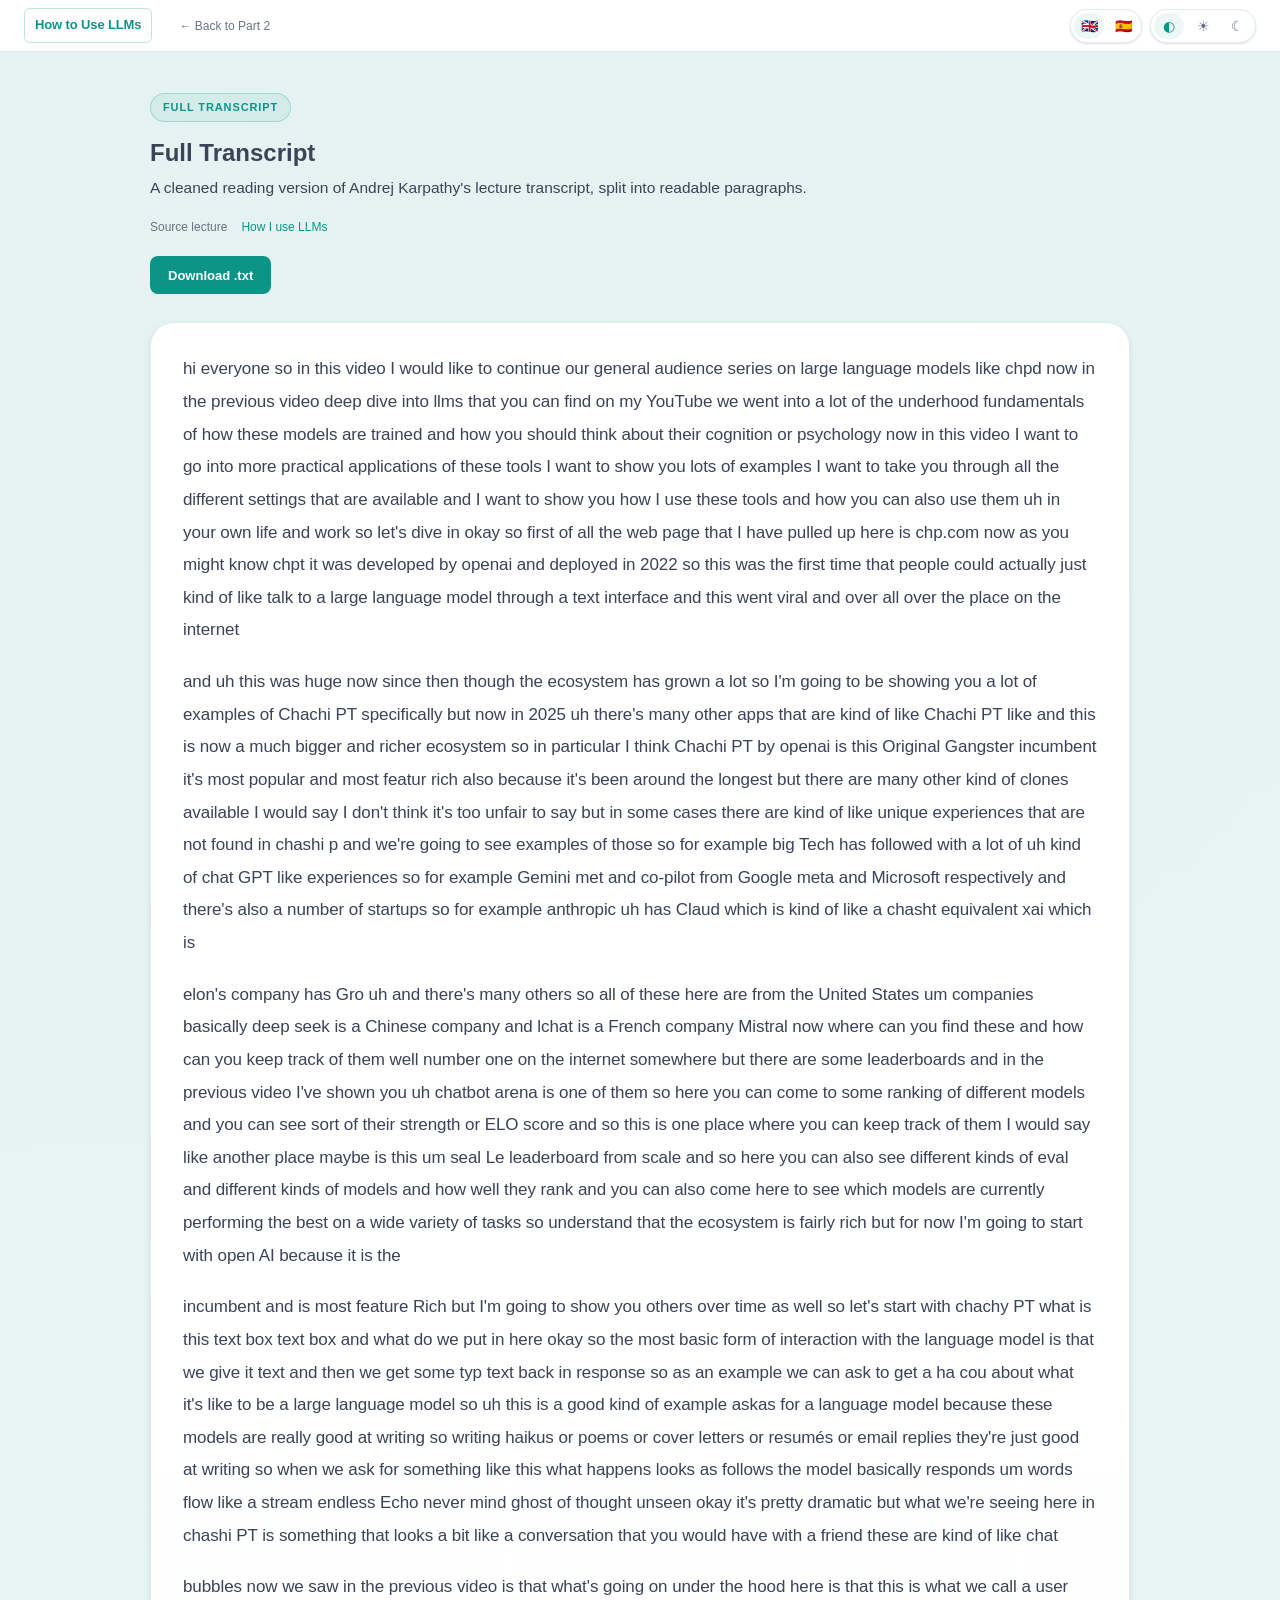
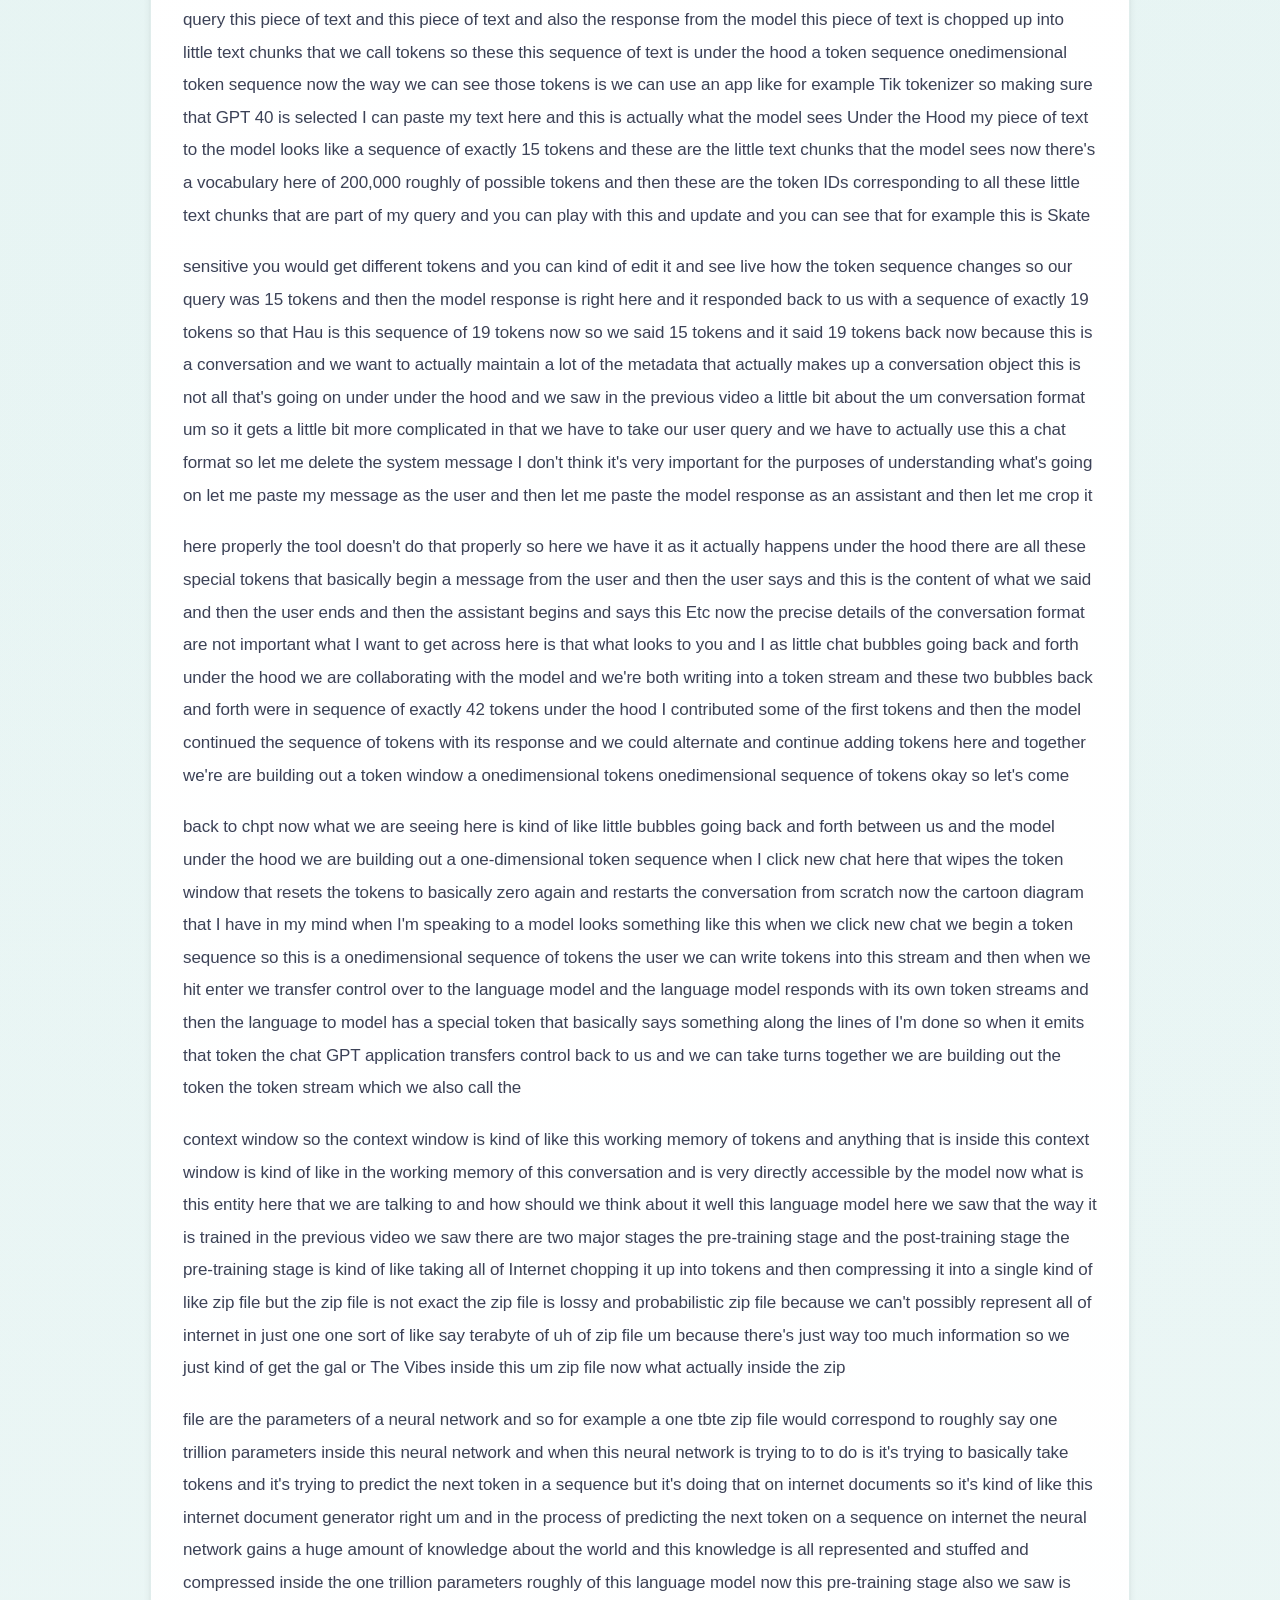
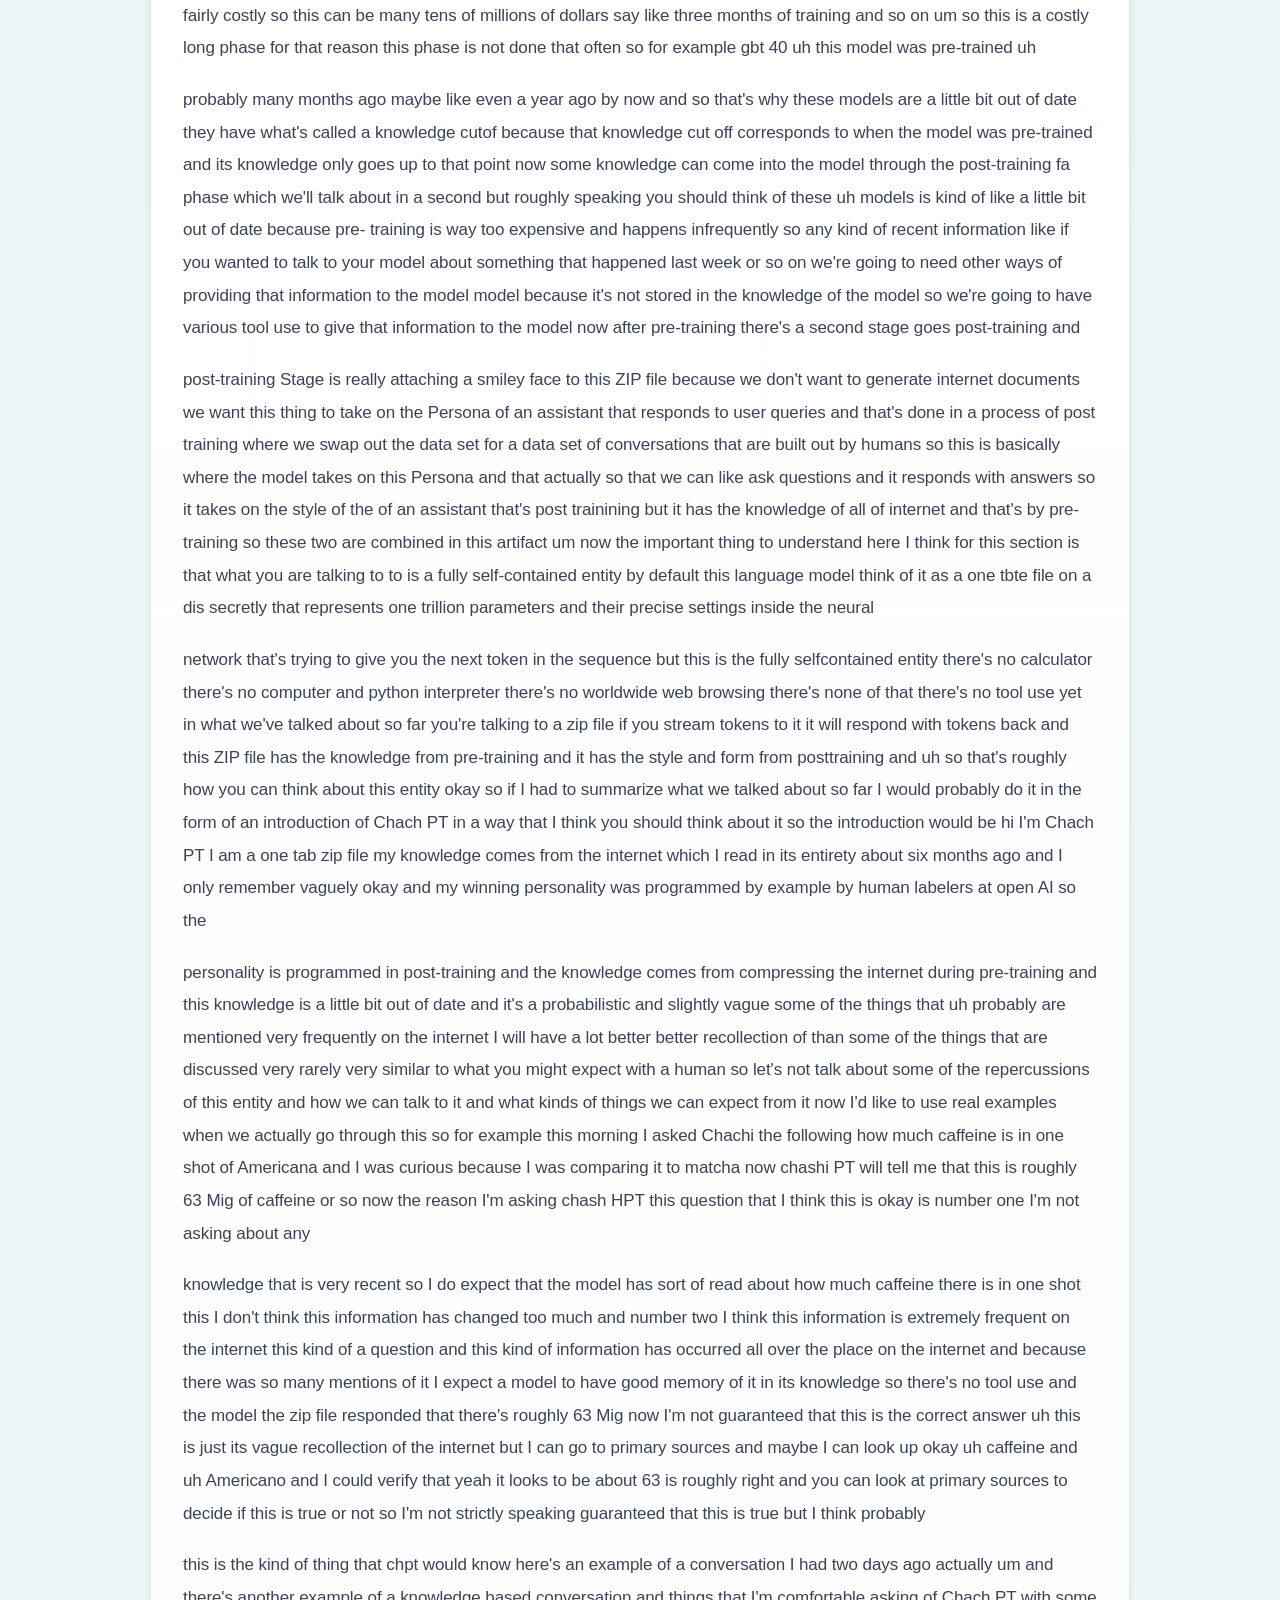
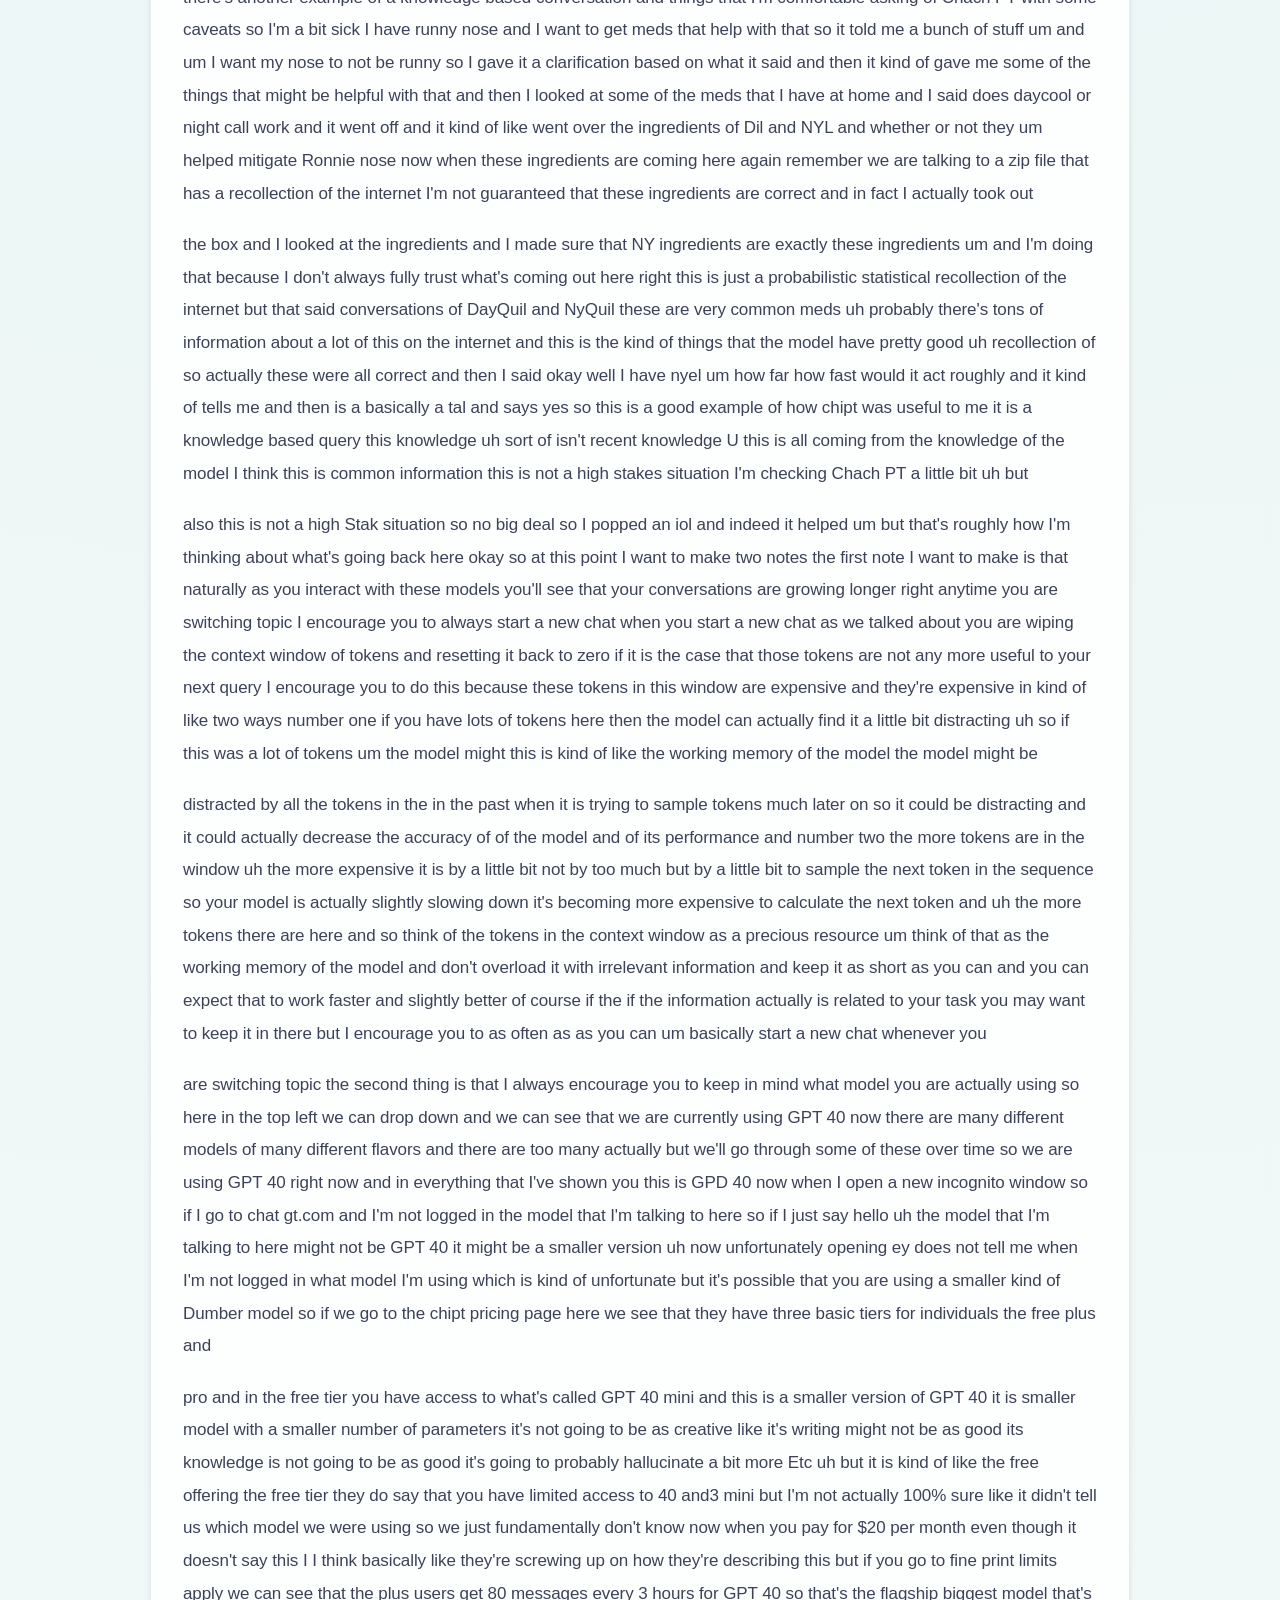
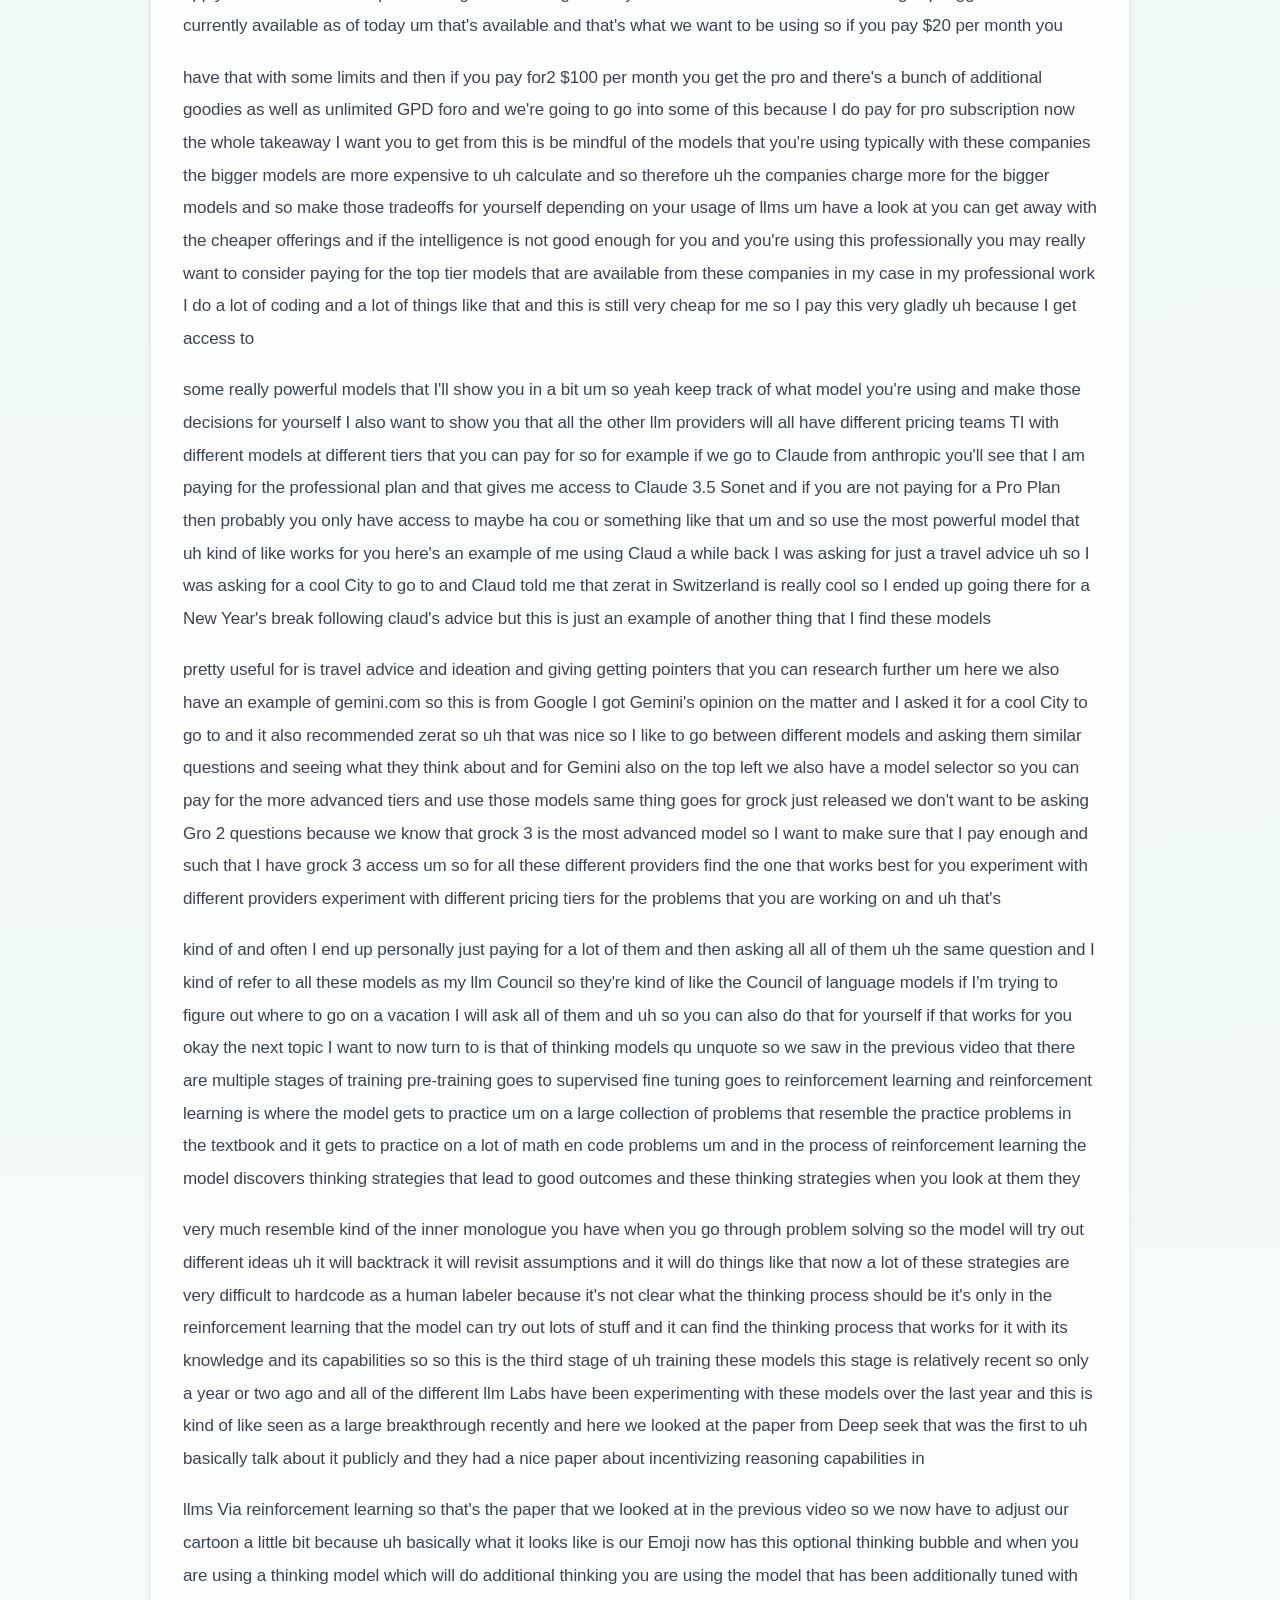
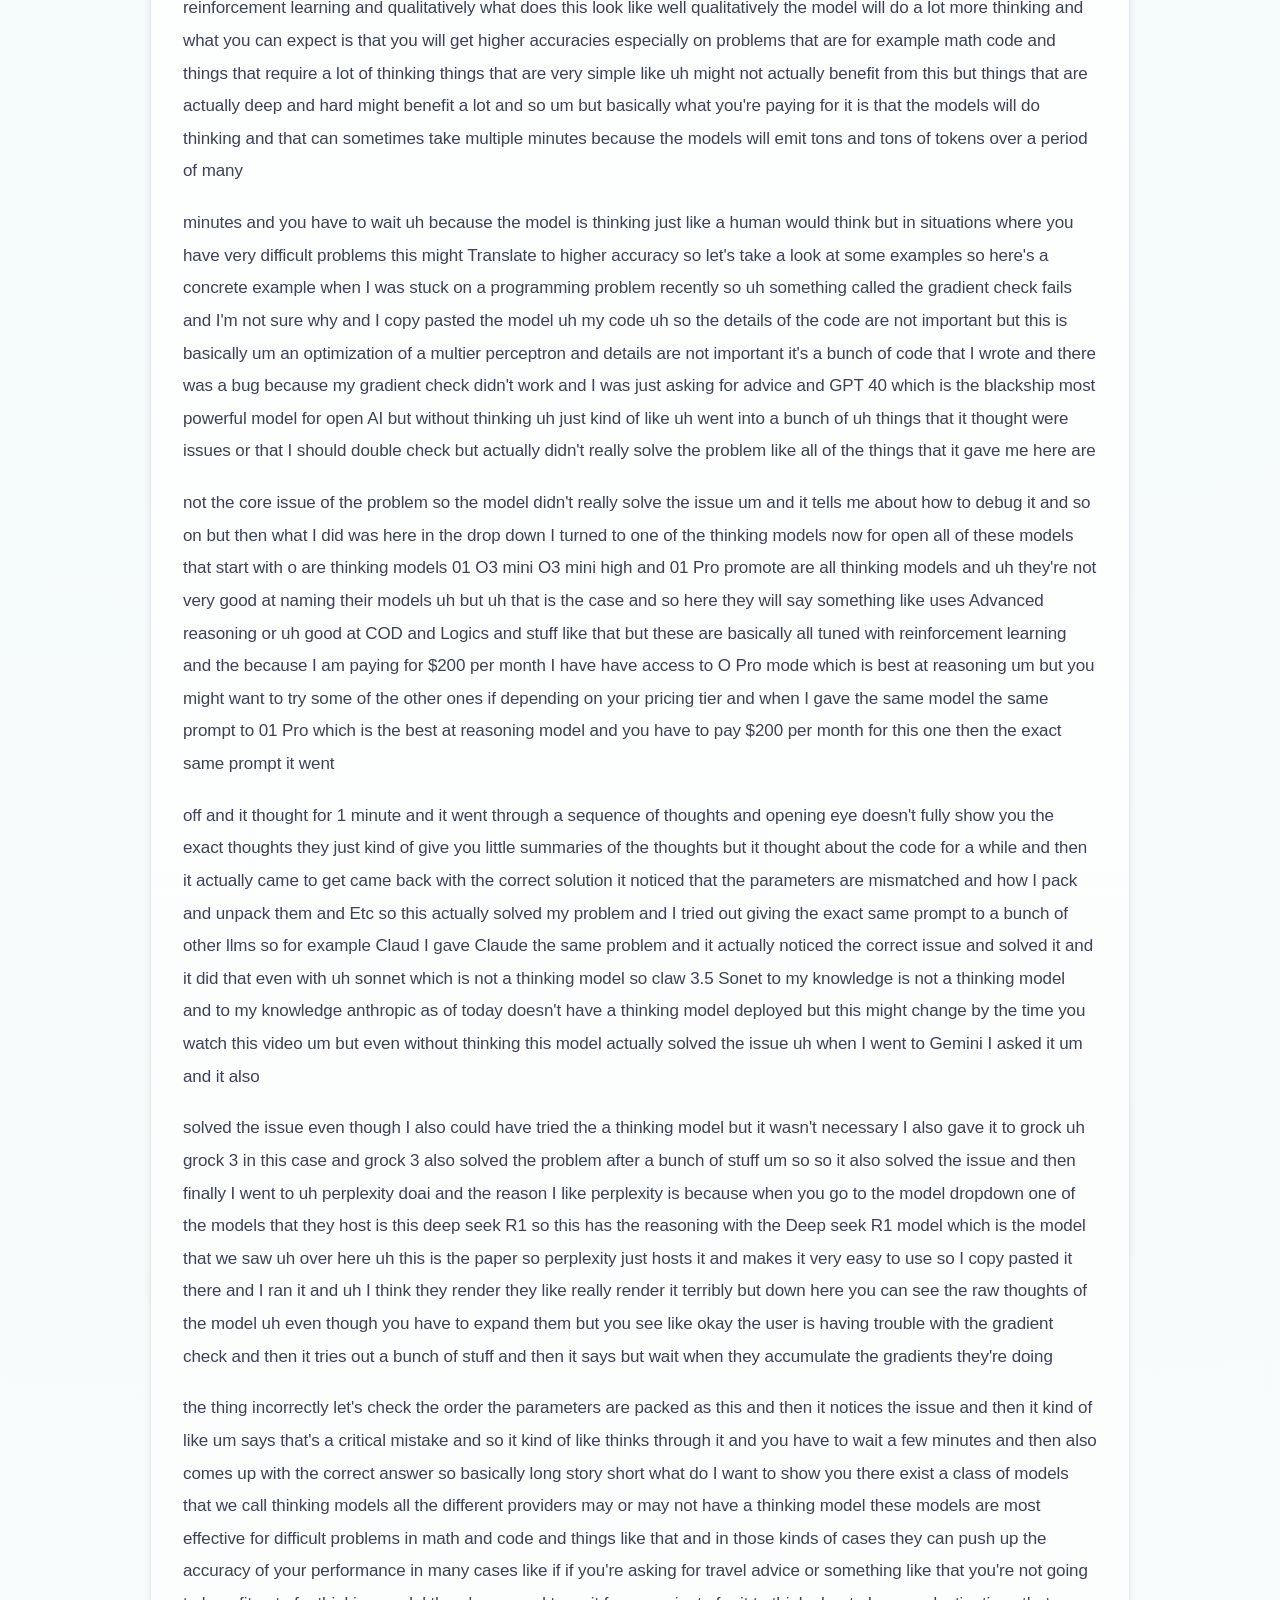
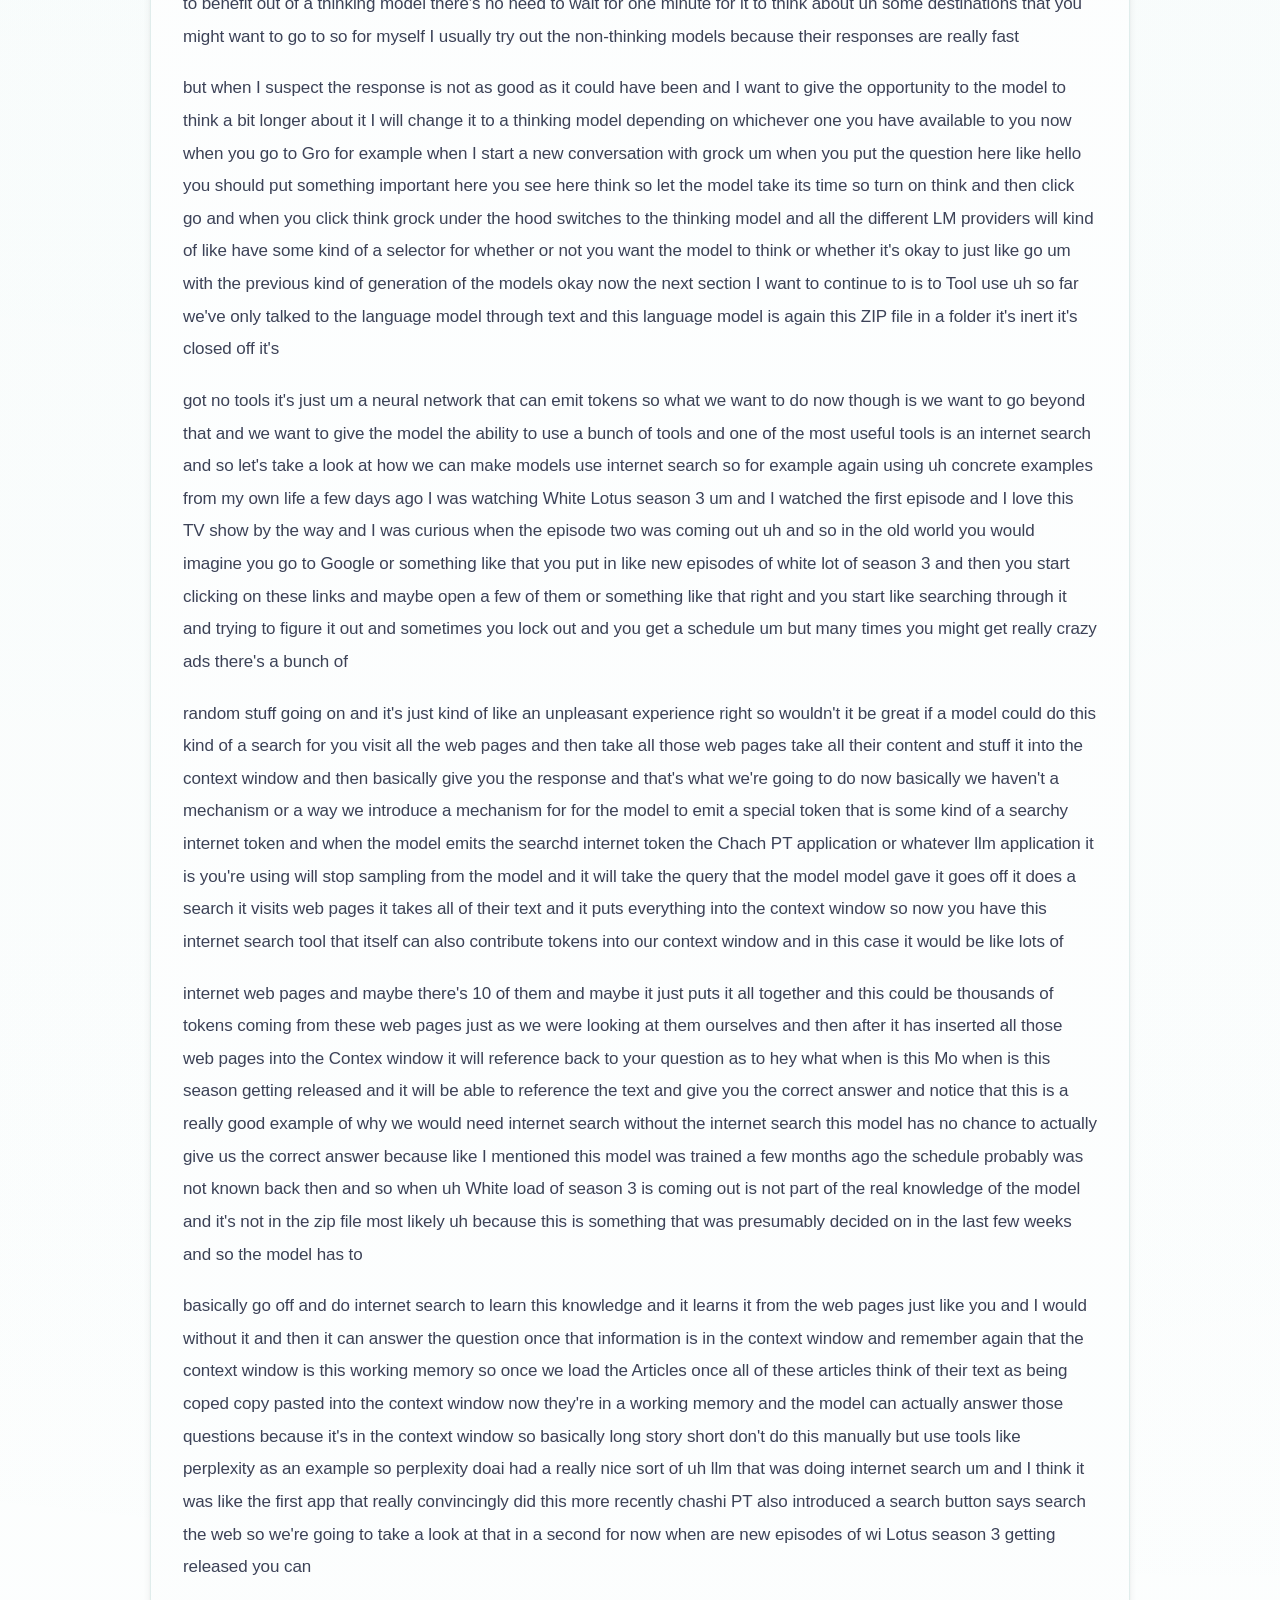
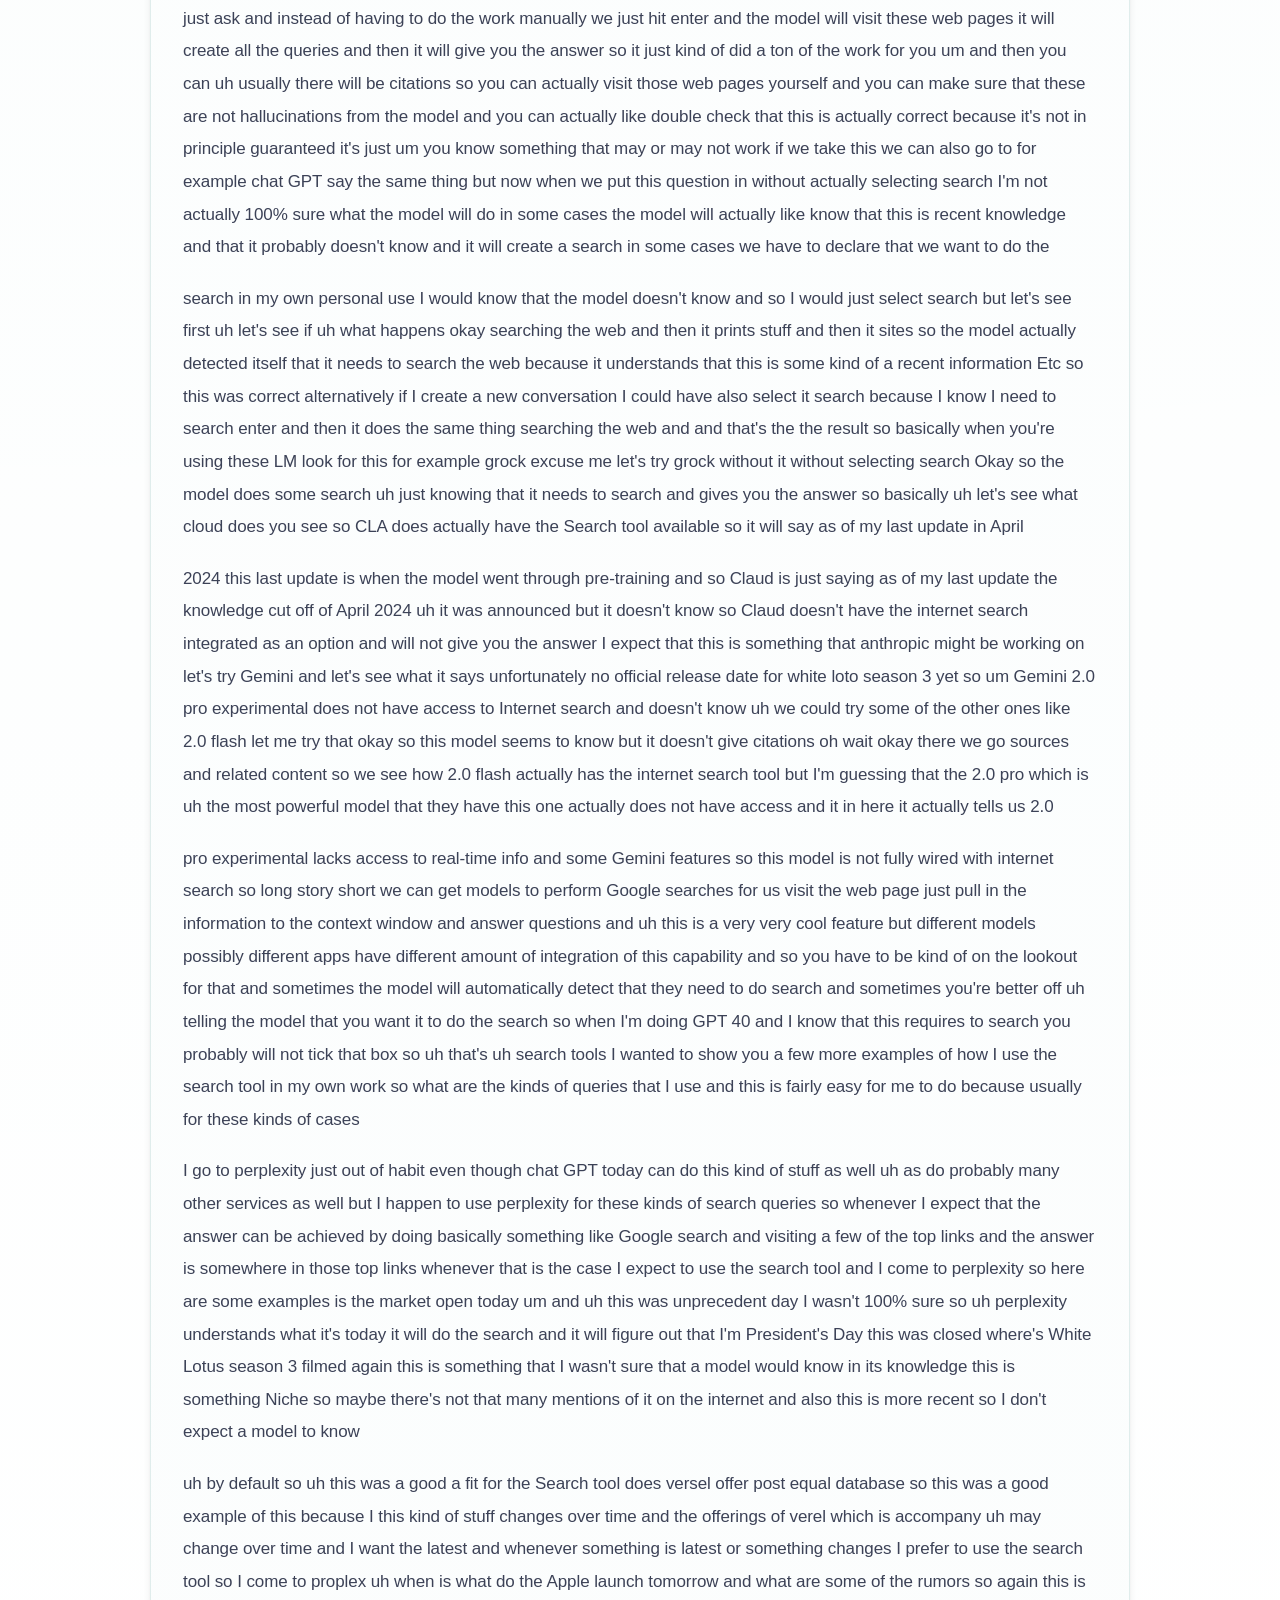
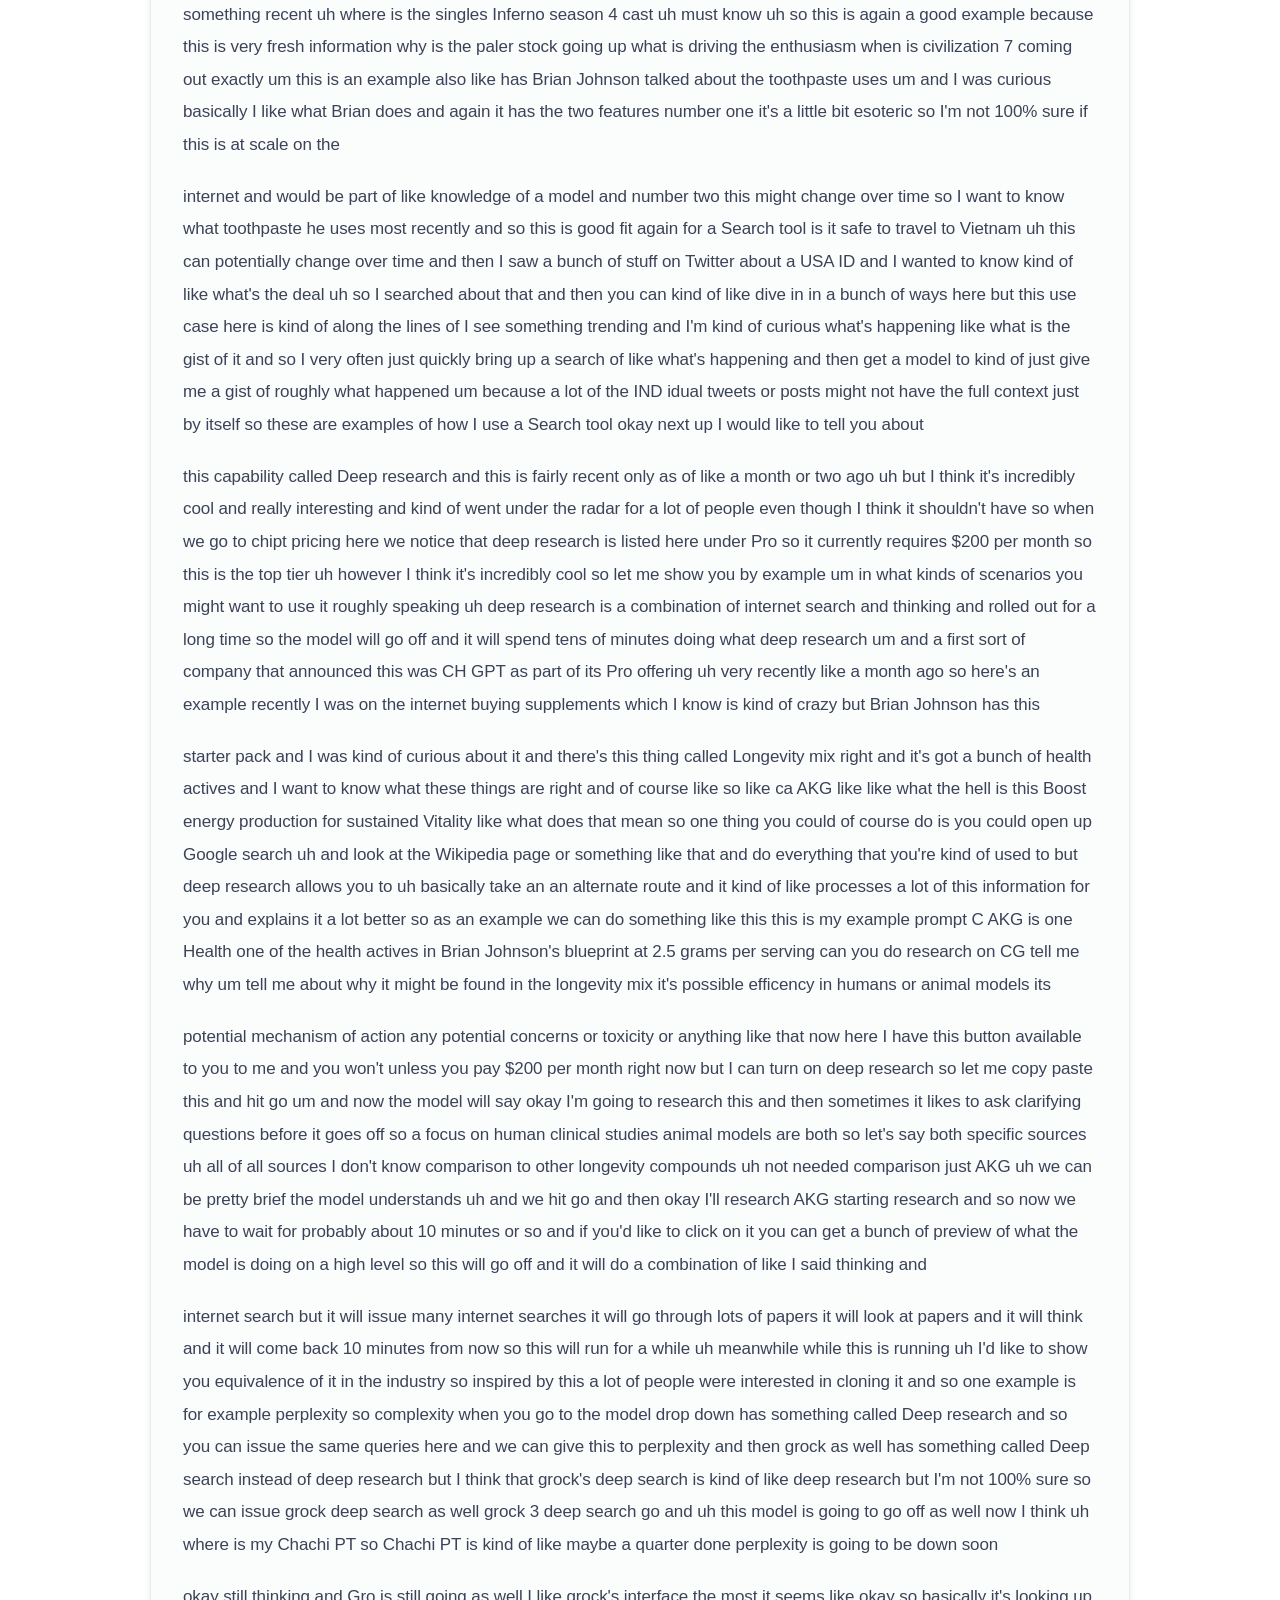
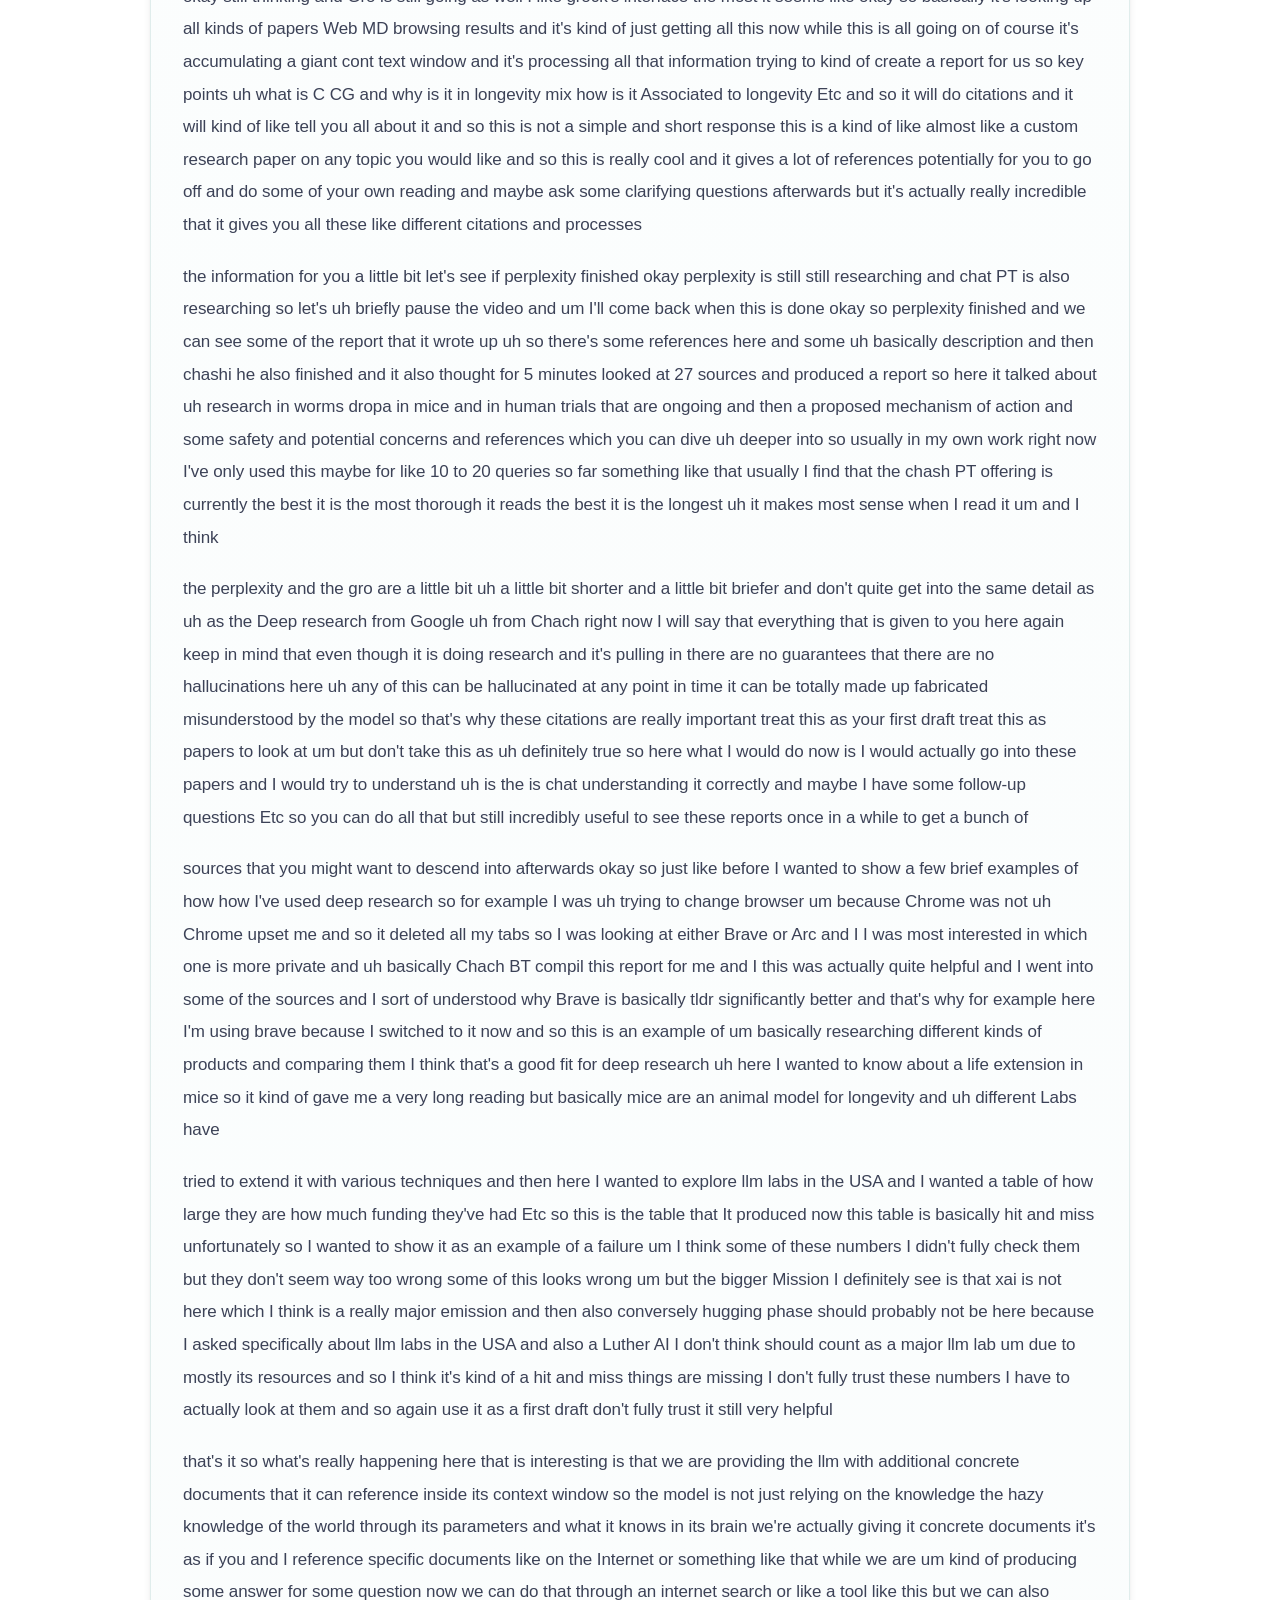
<file: how-to-use-llms/transcript/index.html>
<!DOCTYPE html>
<html lang="en">
<head>
  <meta charset="UTF-8">
  <meta name="viewport" content="width=device-width, initial-scale=1.0">
  <meta name="color-scheme" content="light dark">
  <title>Full Transcript — How to Use LLMs</title>
  <link rel="icon" href="../../favicon.svg" type="image/svg+xml">
  <link rel="stylesheet" href="../style.css">
  <link rel="stylesheet" href="../../transcript.css">
  <script>
    (() => {
      const browserLocale = (navigator.language || 'en').toLowerCase();
      const locale = localStorage.getItem('how-llms-locale') || (browserLocale.startsWith('es') ? 'es' : 'en');
      const theme = localStorage.getItem('how-llms-theme') || 'system';
      const resolved = theme !== 'system' ? theme : (window.matchMedia && window.matchMedia('(prefers-color-scheme: dark)').matches ? 'dark' : 'light');
      document.documentElement.dataset.theme = resolved;
      document.documentElement.lang = locale;
      document.documentElement.style.backgroundColor = resolved === 'dark' ? '#0B1220' : '#FFFFFF';
    })();
  </script>
</head>
<body>
  <a class="skip-link" href="#content">Skip to main content</a>

  <div class="progress-bar" id="progress"></div>

  <nav class="top-nav" aria-label="Transcript controls">
    <div class="top-nav-inner">
      <a class="top-nav-brand" href="../">How to Use LLMs</a>
      <div class="top-nav-links">
        <a class="tnav-btn" id="back-link" href="../">← Back</a>
      </div>
      <div class="top-nav-tools">
        <div class="toggle-group" role="group" aria-label="Language and theme controls">
          <button class="toggle-btn" type="button" data-locale="en" aria-label="English">🇬🇧</button>
          <button class="toggle-btn" type="button" data-locale="es" aria-label="Español">🇪🇸</button>
        </div>
        <div class="toggle-group" role="group" aria-label="Theme controls">
          <button class="toggle-btn" type="button" data-theme="system" aria-label="System theme">◐</button>
          <button class="toggle-btn" type="button" data-theme="light" aria-label="Light theme">☀</button>
          <button class="toggle-btn" type="button" data-theme="dark" aria-label="Dark theme">☾</button>
        </div>
      </div>
    </div>
  </nav>

  <main id="content">
    <section class="section transcript-section">
      <div class="section-inner transcript-shell">
        <div class="transcript-hero fade-up">
          <div class="chapter-badge" id="transcript-badge">Full Transcript</div>
          <h1 class="section-title" id="transcript-title">Full Transcript</h1>
          <p class="body-text transcript-subtitle" id="transcript-subtitle">
            A cleaned reading version of Andrej Karpathy's lecture transcript, split into readable paragraphs.
          </p>
          <div class="transcript-meta">
            <span id="transcript-source-label">Source lecture</span>
            <a id="transcript-source" href="https://www.youtube.com/watch?v=EWvNQjAaOHw" target="_blank" rel="noopener">How I use LLMs</a>
          </div>
          <div class="transcript-actions">
            <button class="btn btn-primary" id="download-cta" type="button">Download .txt</button>
          </div>
        </div>

        <article class="transcript-article fade-up" id="transcript-article" aria-label="Transcript text"></article>
        <footer style="margin-top:28px;text-align:center;font-family:var(--ds);font-size:11px;font-weight:700;letter-spacing:.1em;text-transform:uppercase;color:var(--txt2)">
          pato ❤️ 2026
        </footer>
      </div>
    </section>
  </main>

  <script src="../transcript-data.js"></script>
  <script src="../../transcript.js"></script>
</body>
</html>
</file>
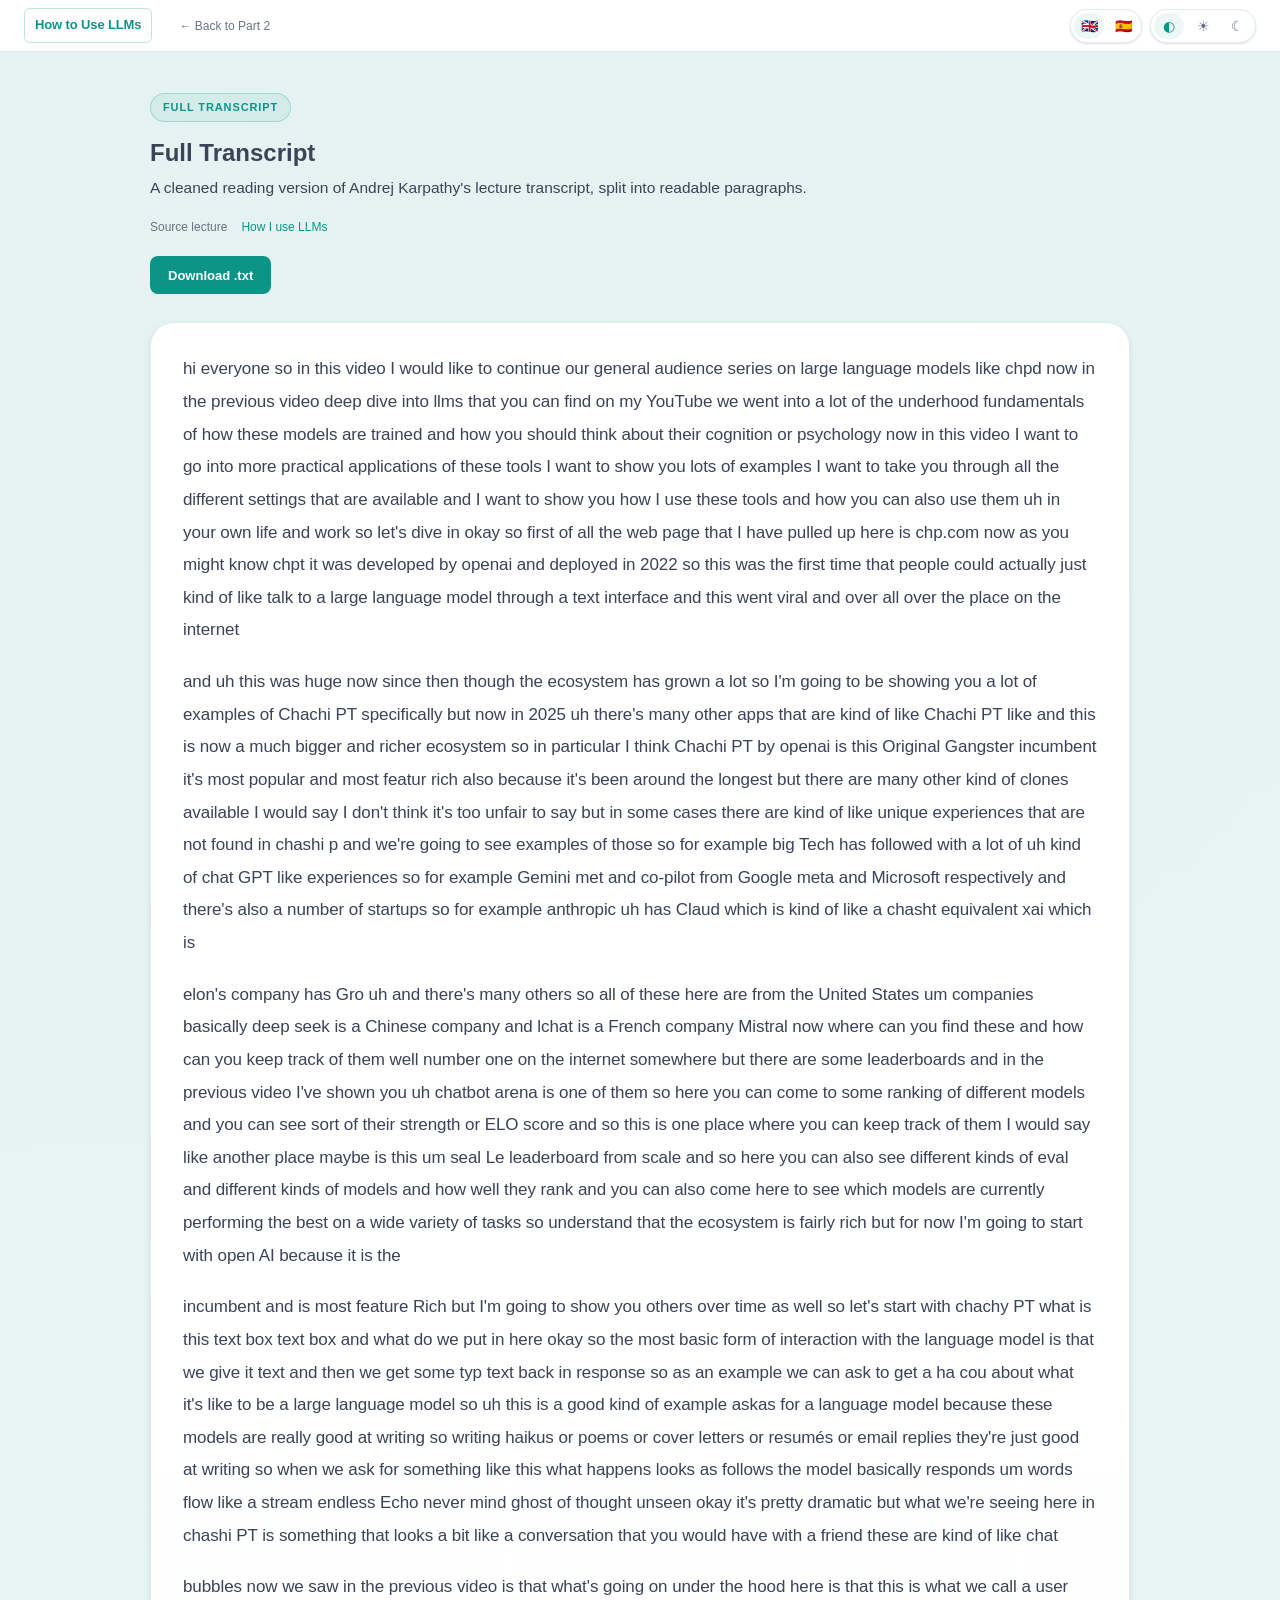
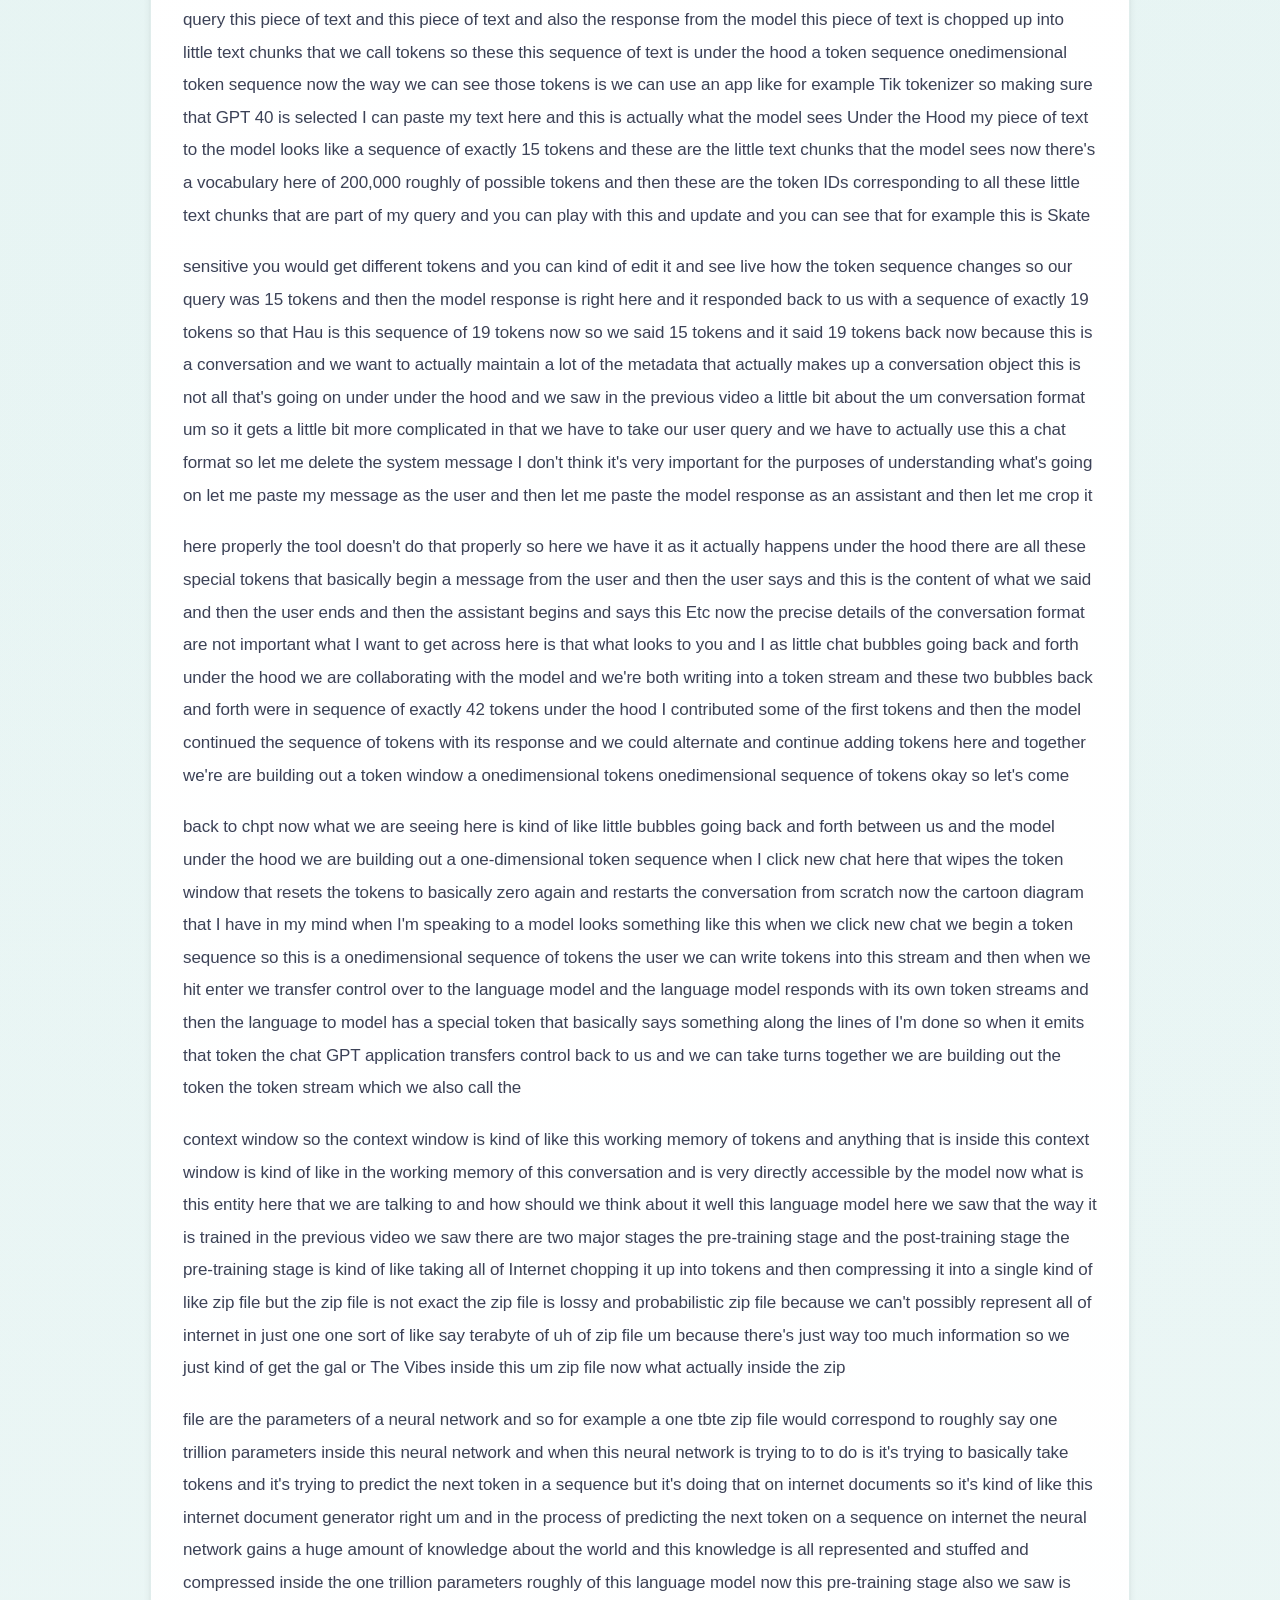
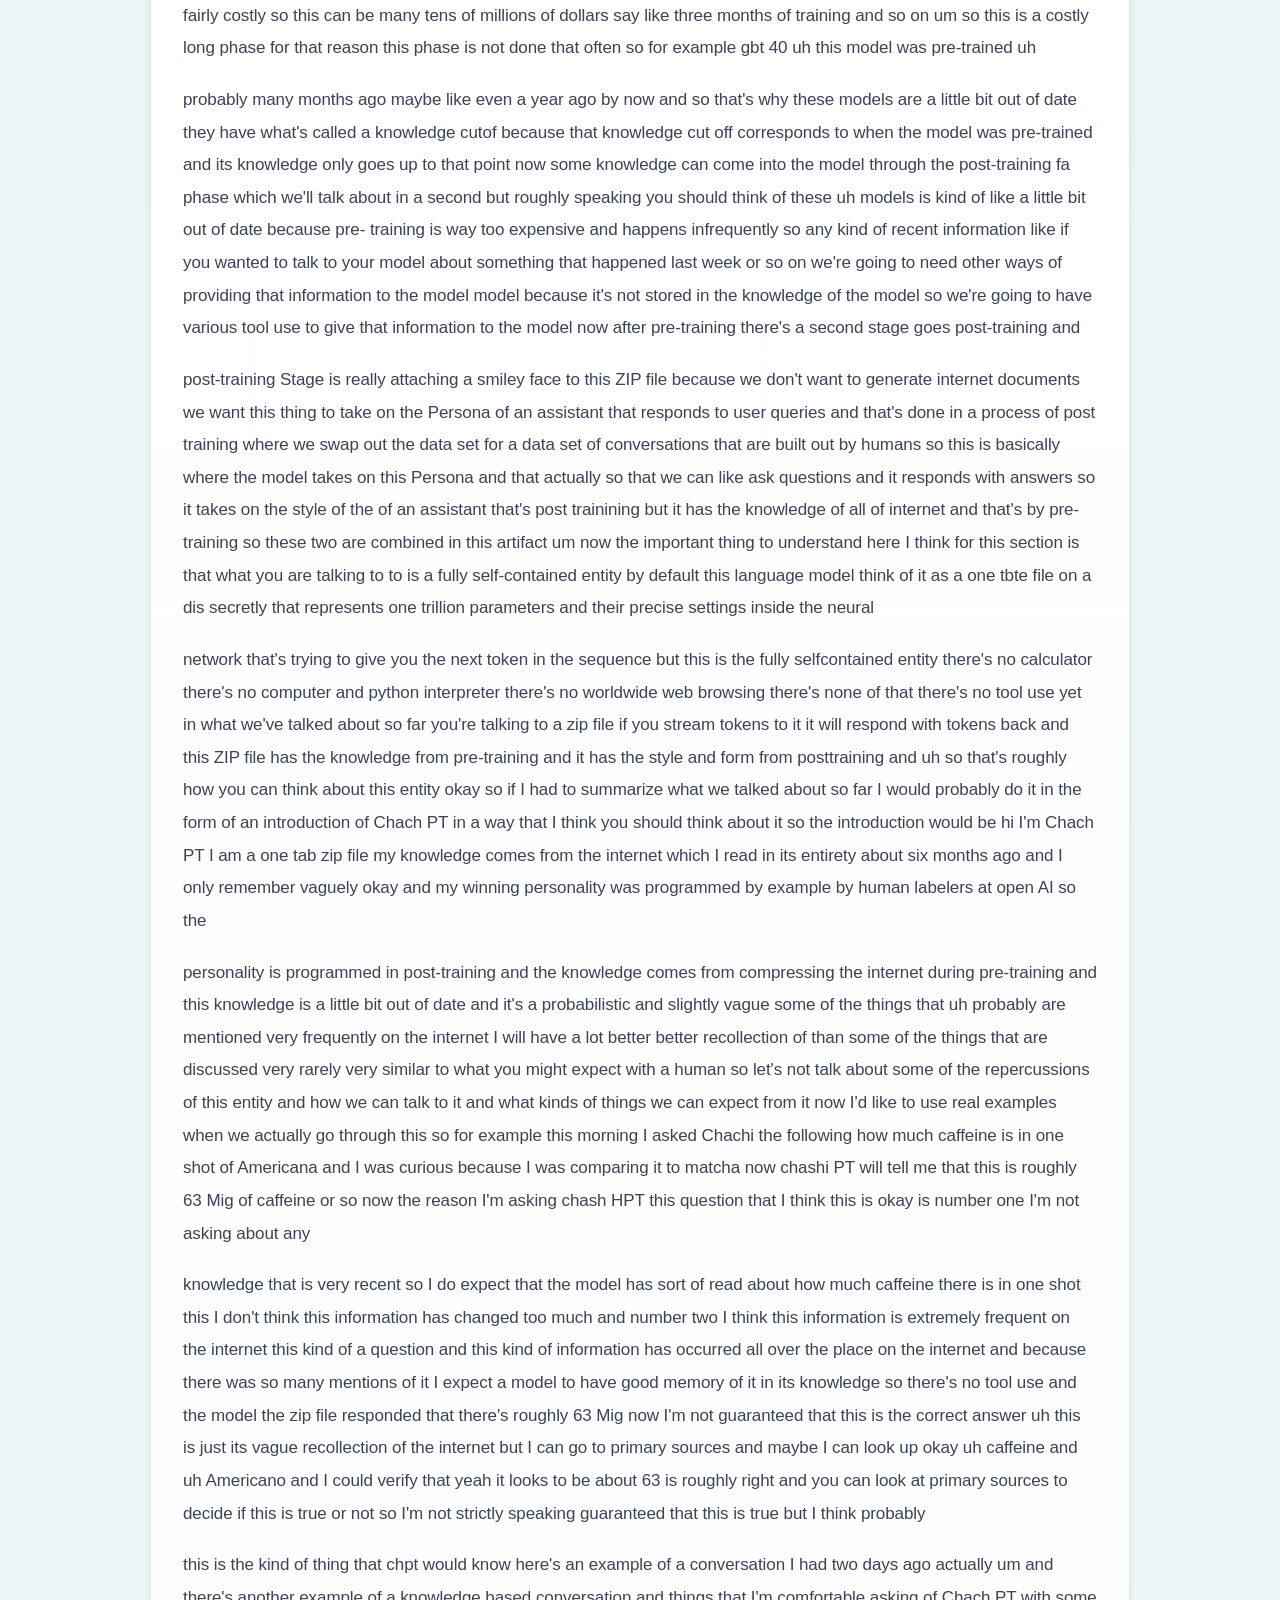
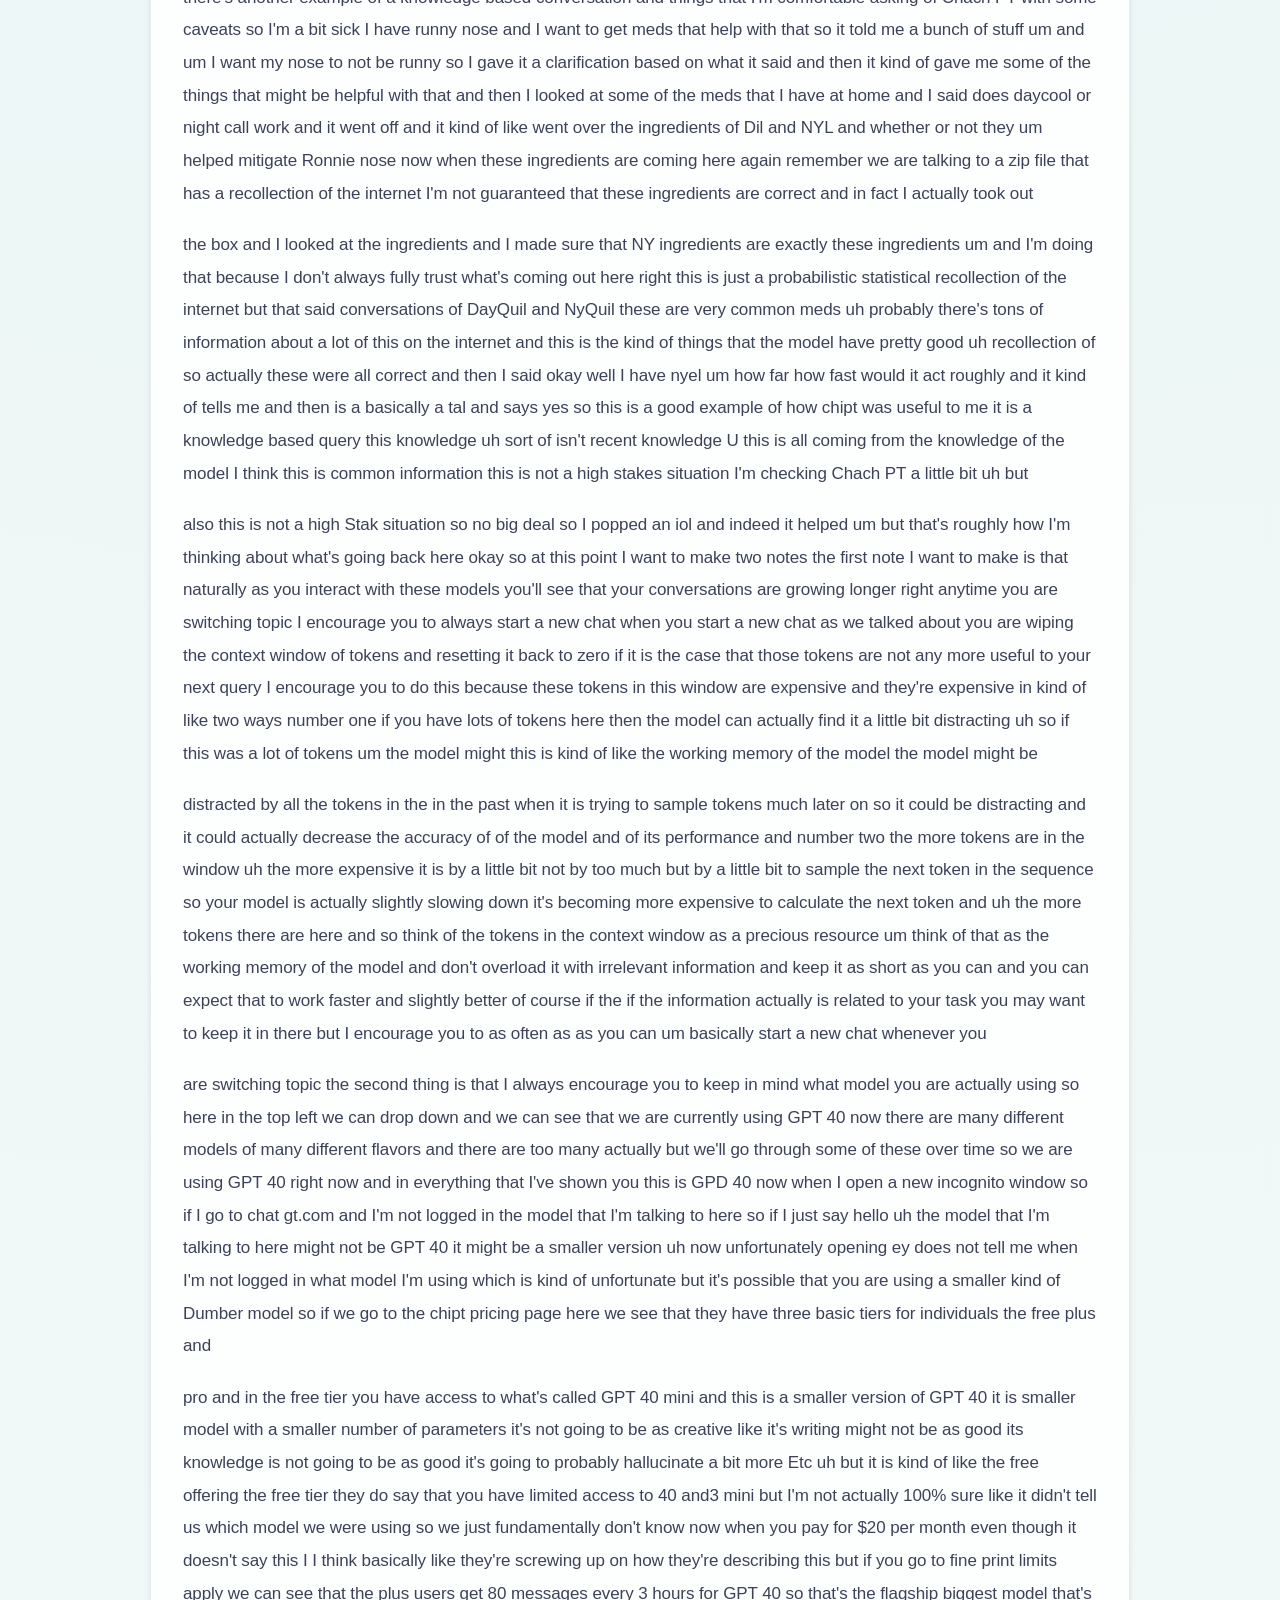
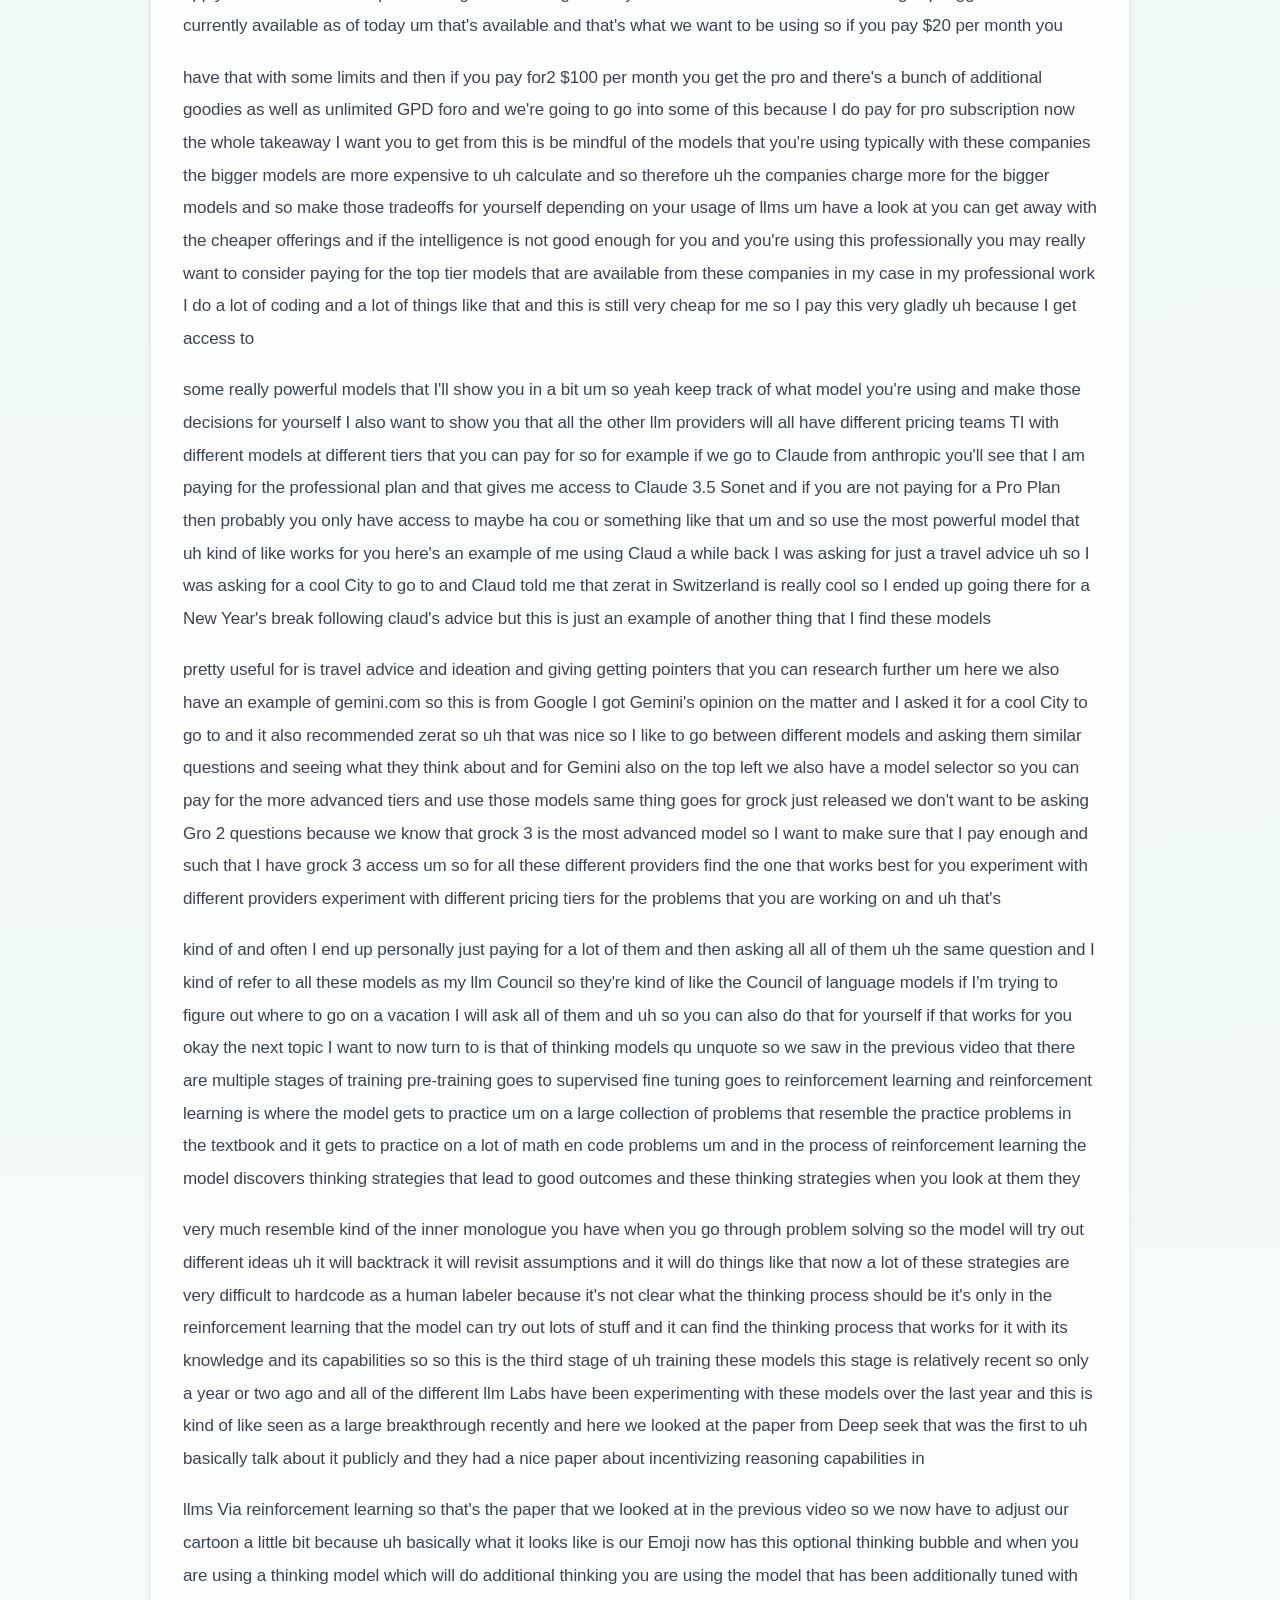
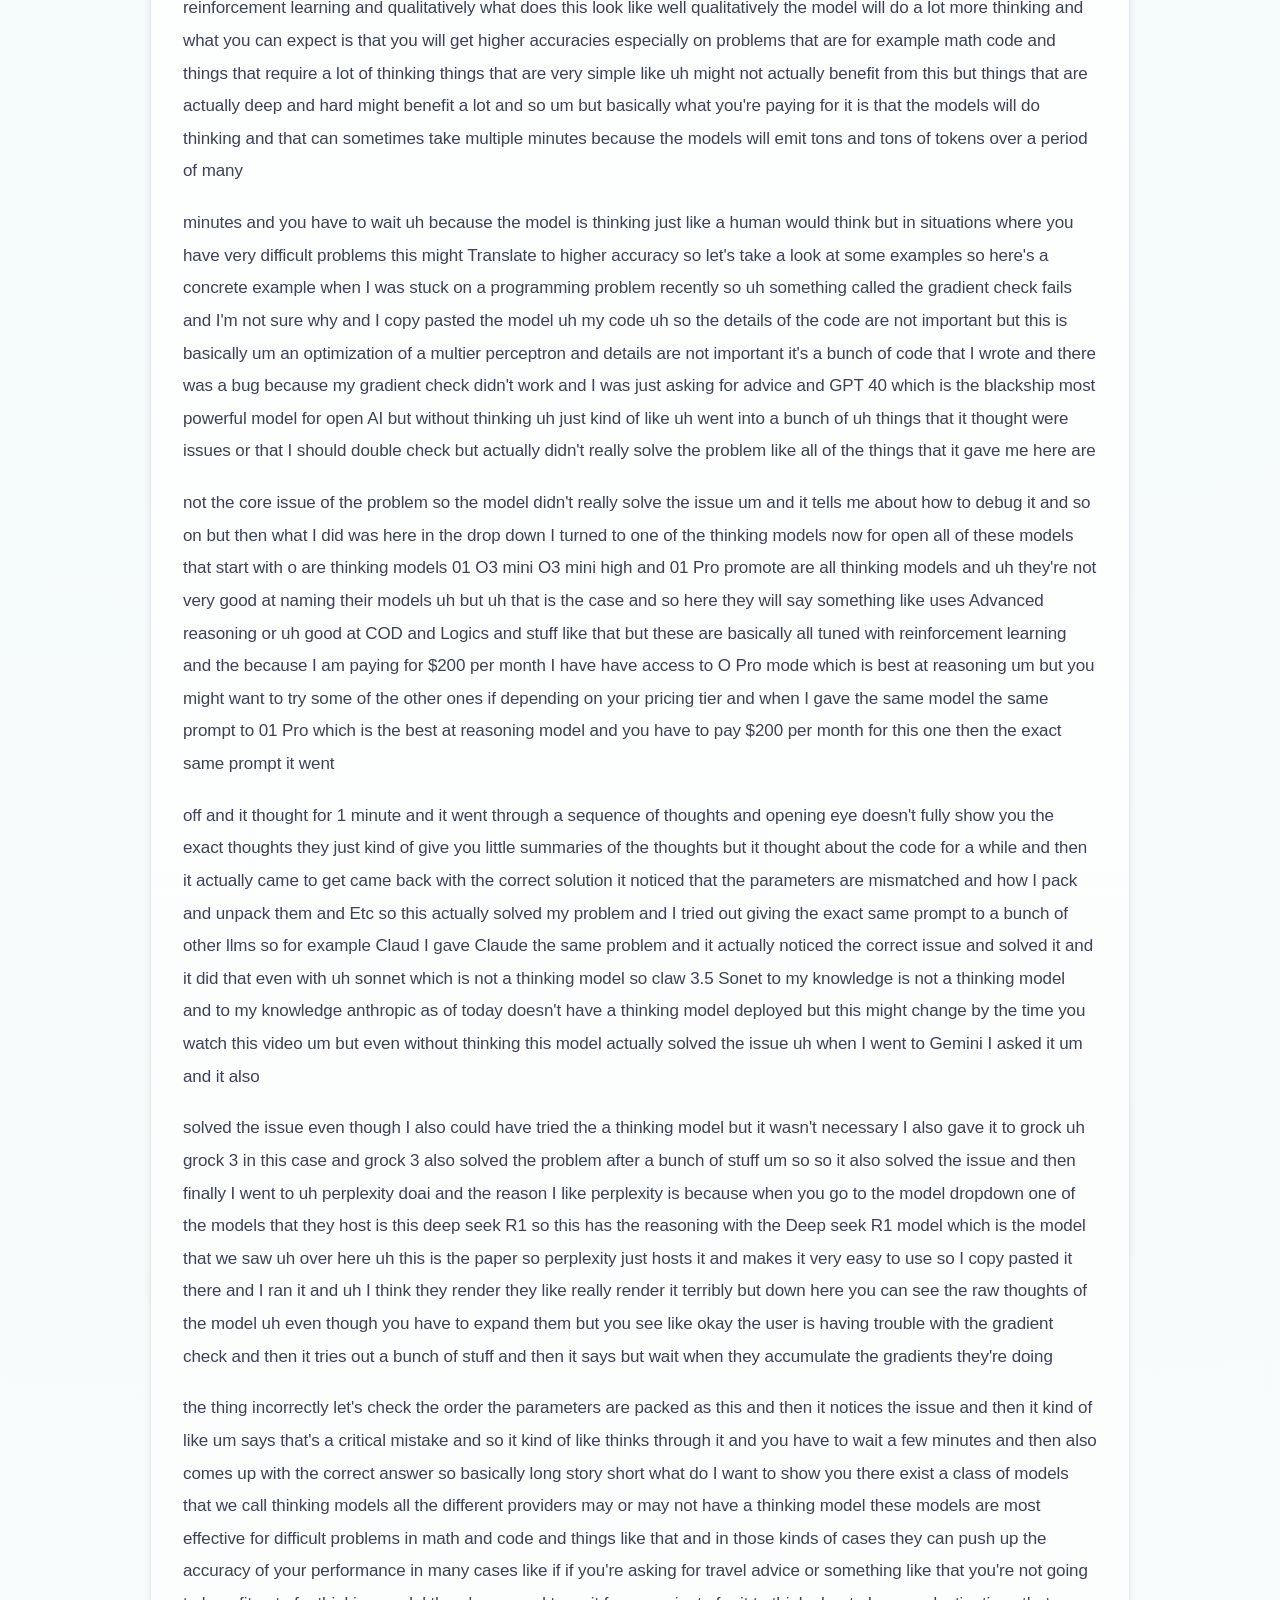
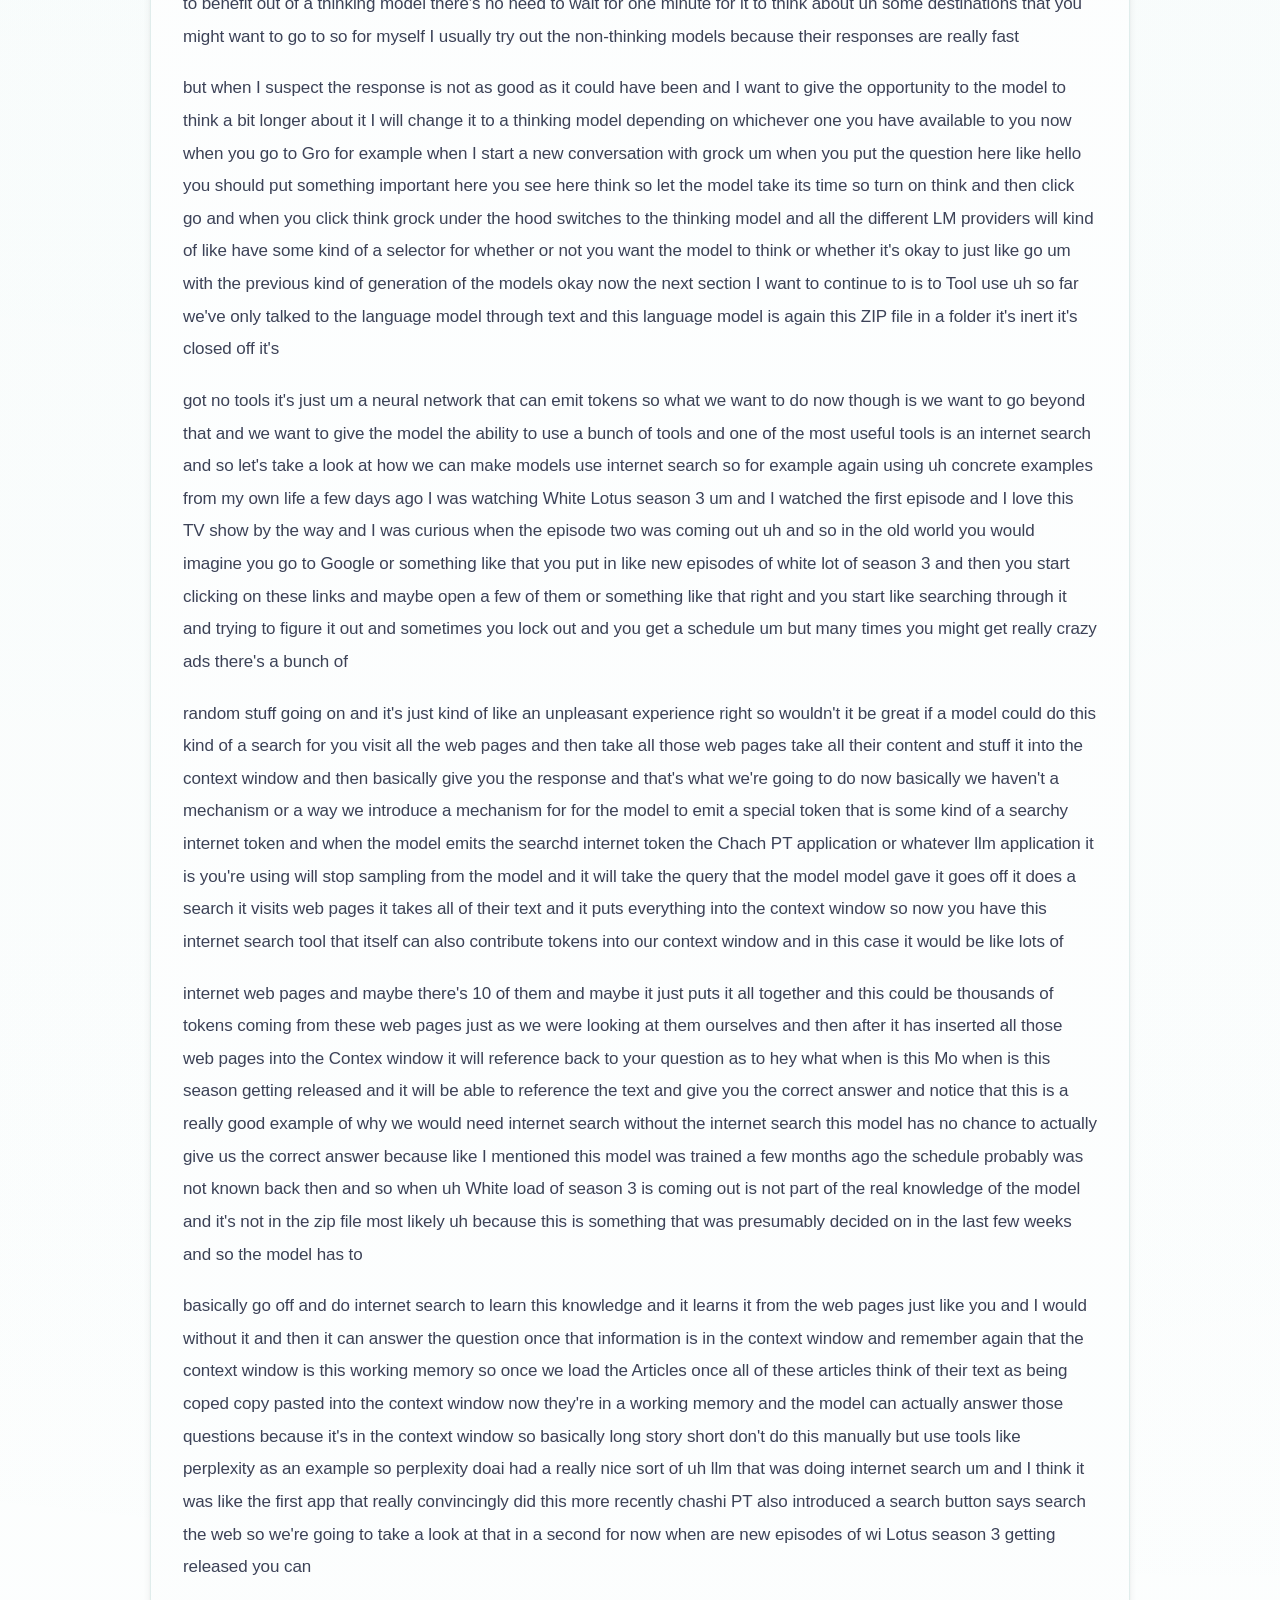
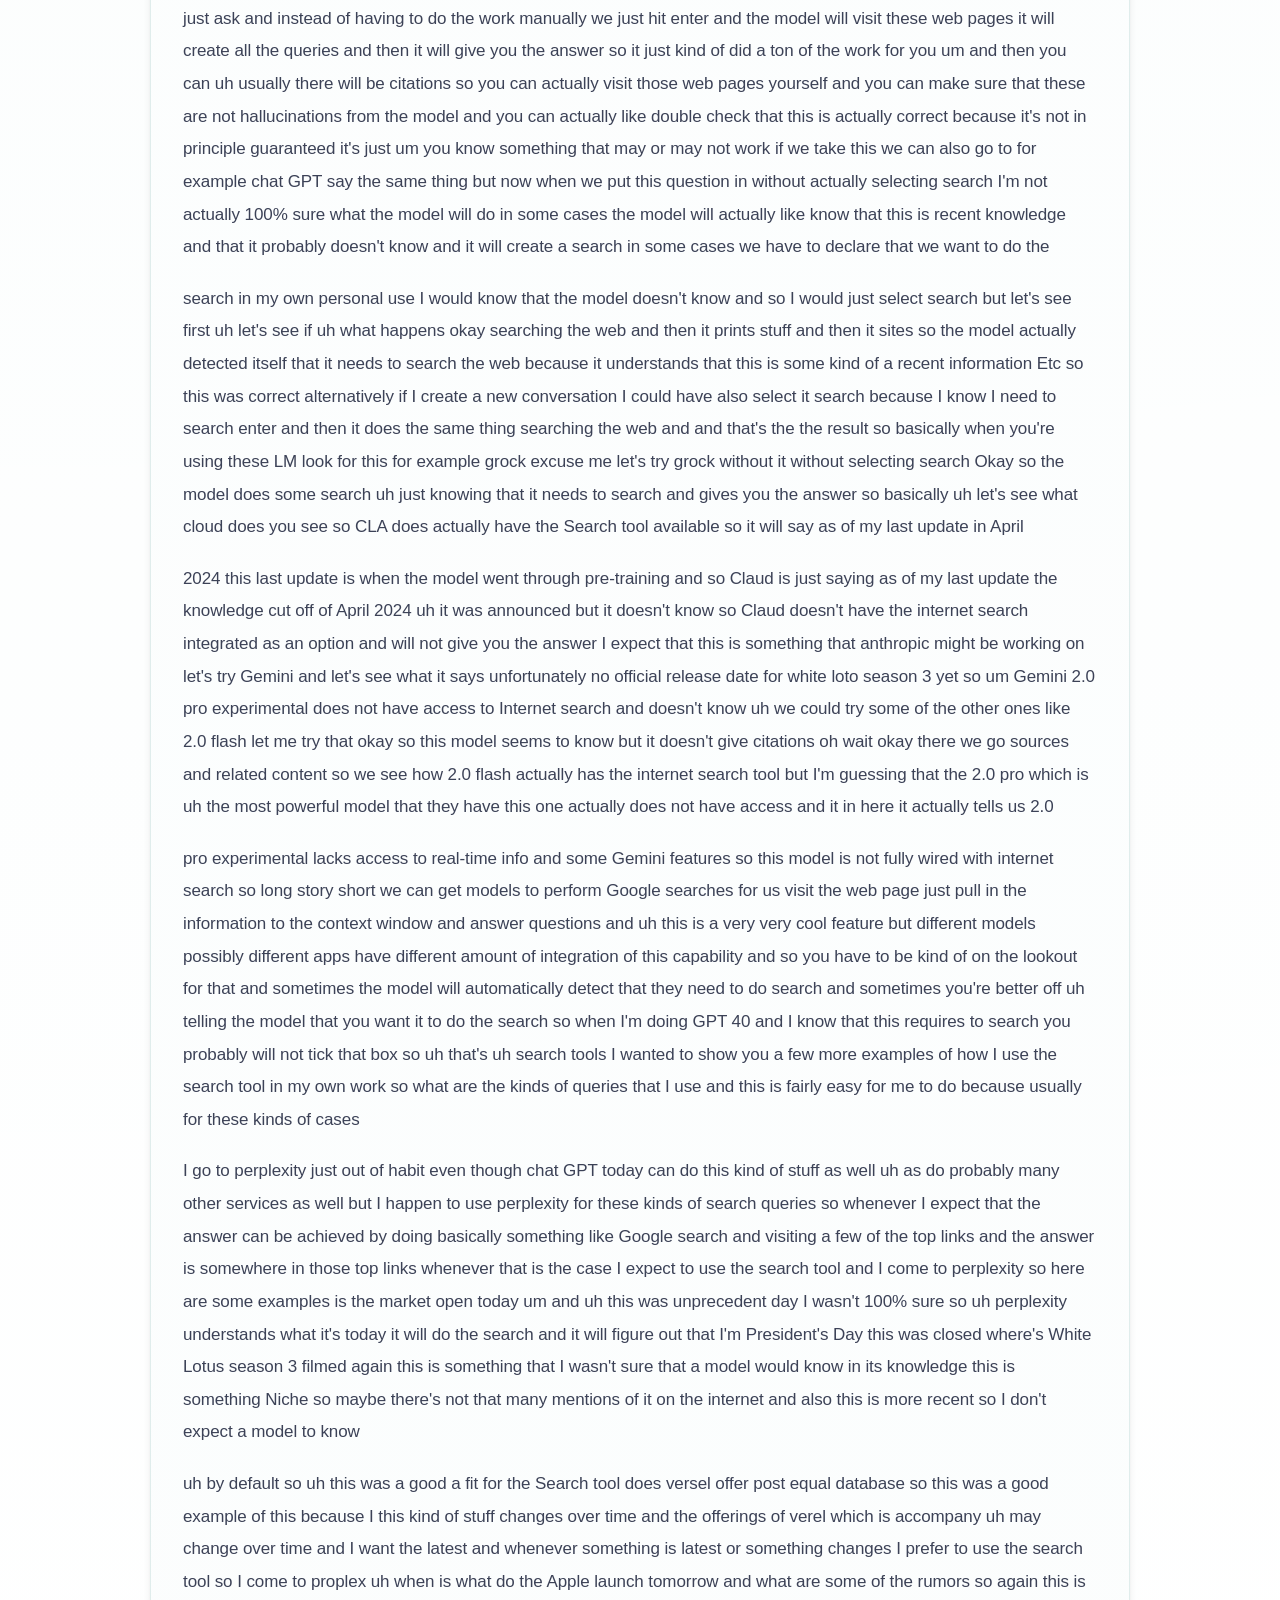
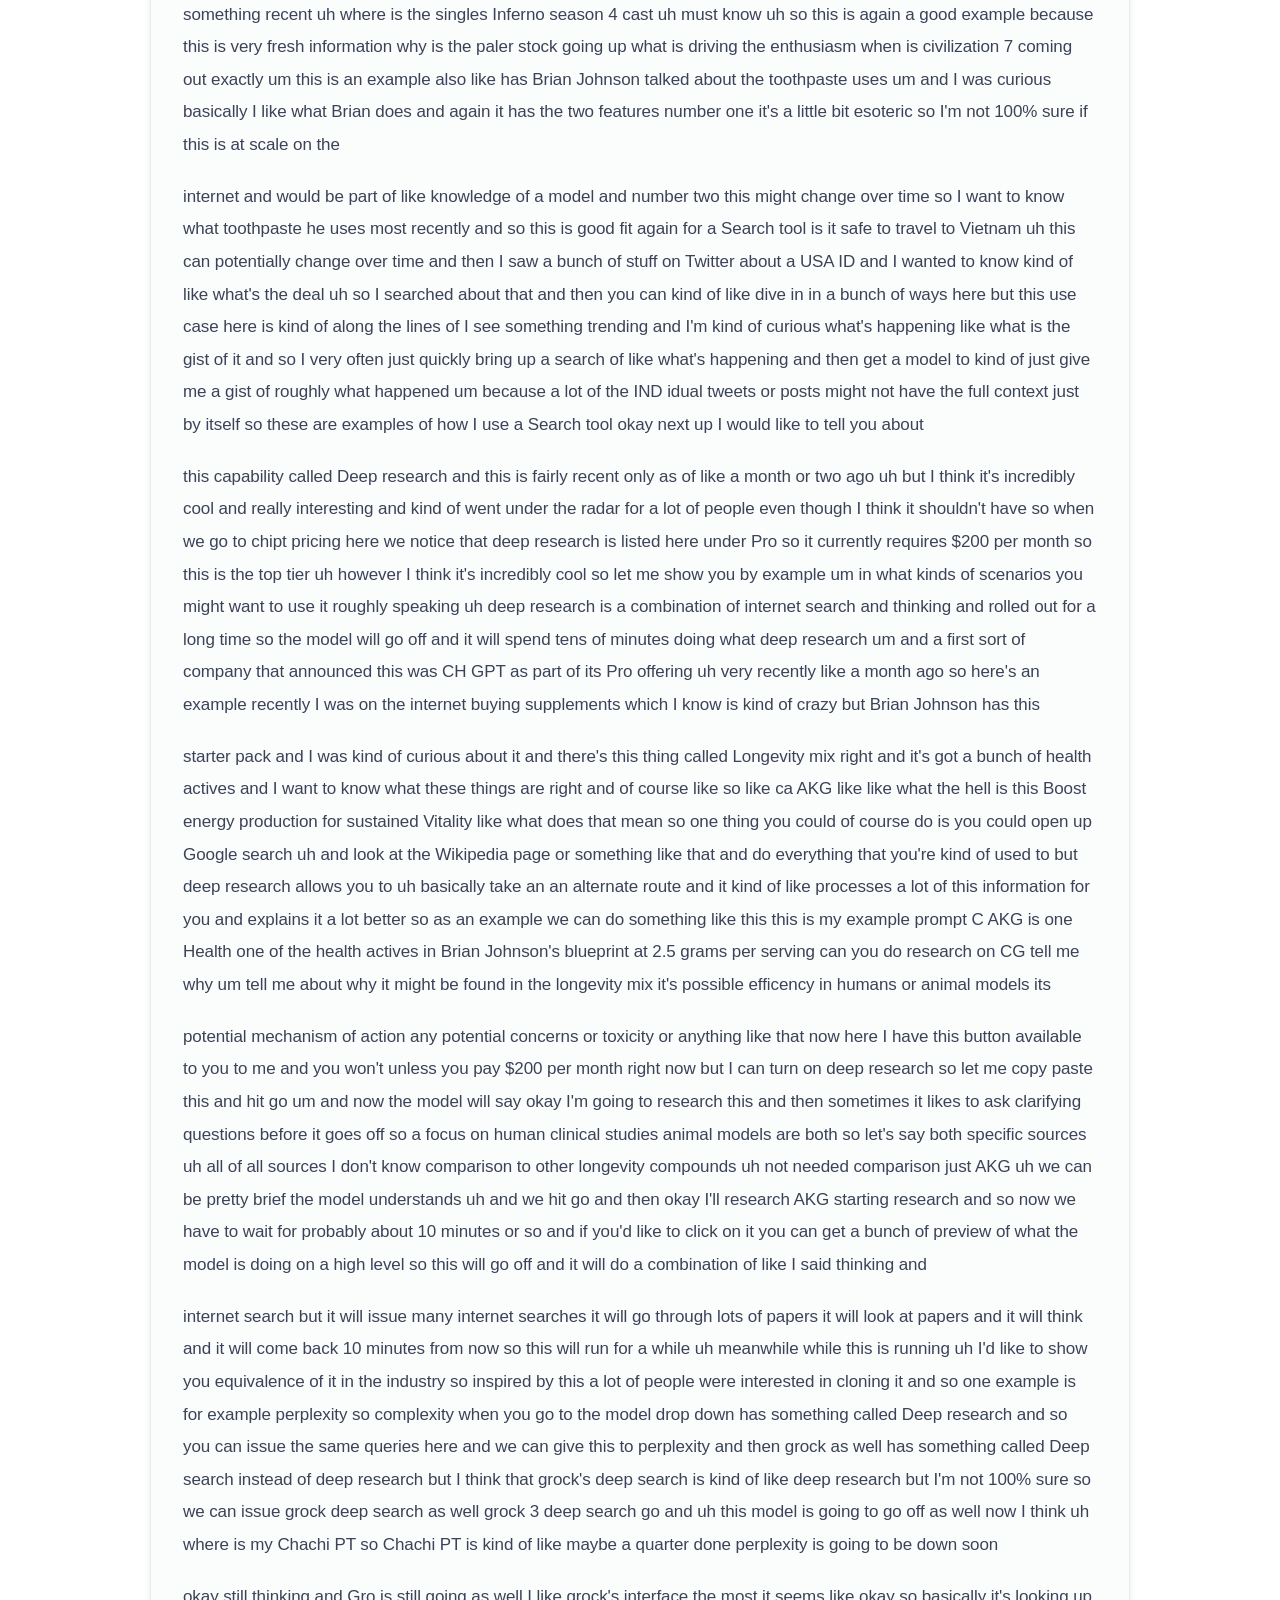
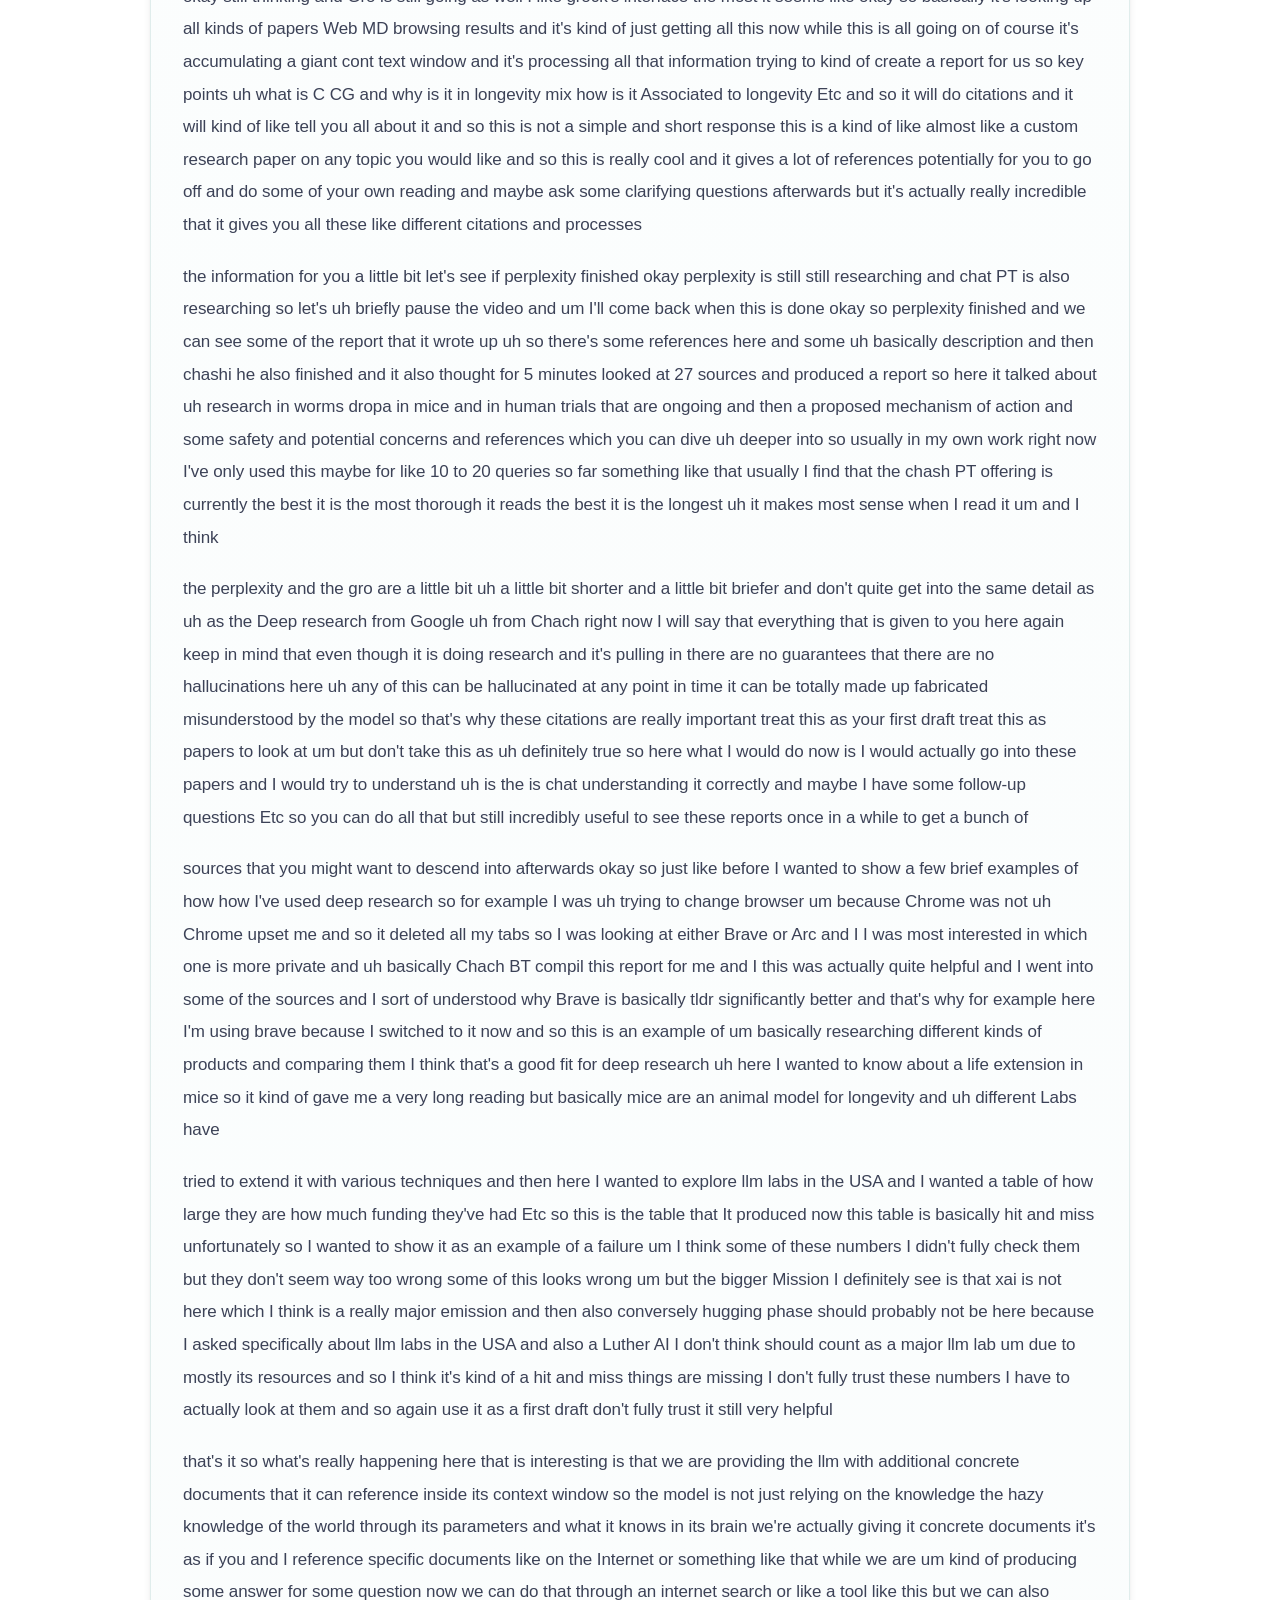
<file: how-to-use-llms/transcript.html>
<!DOCTYPE html>
<html lang="en">
<head>
  <meta charset="UTF-8">
  <meta name="viewport" content="width=device-width, initial-scale=1.0">
  <meta name="color-scheme" content="light dark">
  <title>Full Transcript — How to Use LLMs</title>
  <link rel="stylesheet" href="style.css">
  <link rel="stylesheet" href="../transcript.css">
  <script>
    (() => {
      const browserLocale = (navigator.language || 'en').toLowerCase();
      const locale = localStorage.getItem('how-llms-locale') || (browserLocale.startsWith('es') ? 'es' : 'en');
      const theme = localStorage.getItem('how-llms-theme') || 'system';
      const resolved = theme !== 'system' ? theme : (window.matchMedia && window.matchMedia('(prefers-color-scheme: dark)').matches ? 'dark' : 'light');
      document.documentElement.dataset.theme = resolved;
      document.documentElement.lang = locale;
      document.documentElement.style.backgroundColor = resolved === 'dark' ? '#0B1220' : '#FFFFFF';
    })();
  </script>
</head>
<body>
  <a class="skip-link" href="#content">Skip to main content</a>

  <div class="progress-bar" id="progress"></div>

  <nav class="top-nav" aria-label="Transcript controls">
    <div class="top-nav-inner">
      <a class="top-nav-brand" href="index.html">How to Use LLMs</a>
      <div class="top-nav-links">
        <a class="tnav-btn" id="back-link" href="index.html">← Back</a>
      </div>
      <div class="top-nav-tools">
        <div class="toggle-group" role="group" aria-label="Language and theme controls">
          <button class="toggle-btn" type="button" data-locale="en" aria-label="English">🇬🇧</button>
          <button class="toggle-btn" type="button" data-locale="es" aria-label="Español">🇪🇸</button>
        </div>
        <div class="toggle-group" role="group" aria-label="Theme controls">
          <button class="toggle-btn" type="button" data-theme="system" aria-label="System theme">◐</button>
          <button class="toggle-btn" type="button" data-theme="light" aria-label="Light theme">☀</button>
          <button class="toggle-btn" type="button" data-theme="dark" aria-label="Dark theme">☾</button>
        </div>
      </div>
    </div>
  </nav>

  <main id="content">
    <section class="section transcript-section">
      <div class="section-inner transcript-shell">
        <div class="transcript-hero fade-up">
          <div class="chapter-badge" id="transcript-badge">Full Transcript</div>
          <h1 class="section-title" id="transcript-title">Full Transcript</h1>
          <p class="body-text transcript-subtitle" id="transcript-subtitle">
            A cleaned reading version of Andrej Karpathy's lecture transcript, split into readable paragraphs.
          </p>
          <div class="transcript-meta">
            <span id="transcript-source-label">Source lecture</span>
            <a id="transcript-source" href="https://www.youtube.com/watch?v=EWvNQjAaOHw" target="_blank" rel="noopener">How I use LLMs</a>
          </div>
          <div class="transcript-actions">
            <button class="btn btn-primary" id="download-cta" type="button">Download .txt</button>
          </div>
        </div>

        <article class="transcript-article fade-up" id="transcript-article" aria-label="Transcript text"></article>
        <footer style="margin-top:28px;text-align:center;font-family:var(--ds);font-size:11px;font-weight:700;letter-spacing:.1em;text-transform:uppercase;color:var(--txt2)">
          pato ❤️ 2026
        </footer>
      </div>
    </section>
  </main>

  <script src="transcript-data.js"></script>
  <script src="../transcript.js"></script>
</body>
</html>
</file>
<file: style.css>
/* ── Reset & Variables ── */
*,*::before,*::after{box-sizing:border-box;margin:0;padding:0}
:root{
  color-scheme:light;
  --bg:#FFFFFF;--surface:#F6F9FC;--card:#FFFFFF;--card2:#F6F9FC;
  --border:#DCE6F3;--border-b:rgba(59,130,246,0.24);
  --accent:#3B82F6;--accent-d:rgba(59,130,246,0.08);--accent-g:rgba(59,130,246,0.04);
  --amber:#946800;--amber-d:rgba(148,104,0,0.08);
  --cyan:#0EA5E9;--cyan-d:rgba(14,165,233,0.08);
  --purple:#7C3AED;--purple-d:rgba(124,58,237,0.08);
  --green:#14B8A6;--green-d:rgba(20,184,166,0.08);
  --red:#DF1B41;--red-d:rgba(223,27,65,0.08);
  --txt:#3C4257;--txt2:#697386;--txt-b:#1A1F36;
  --ink:#1A1F36;--ink-inv:#FFFFFF;
  --nav-bg:rgba(255,255,255,0.97);
  --nav-fg:var(--txt-b);
  --df:'Inter',-apple-system,BlinkMacSystemFont,'Segoe UI',sans-serif;
  --ds:'Inter',-apple-system,BlinkMacSystemFont,'Segoe UI',sans-serif;
  --db:'Inter',-apple-system,BlinkMacSystemFont,'Segoe UI',sans-serif;
  --dm:'JetBrains Mono','Courier New',monospace;
  --radius:8px;--radius-sm:6px;
  --shadow-sm:0 1px 3px rgba(0,0,0,0.08),0 1px 2px rgba(0,0,0,0.05);
  --shadow-md:0 4px 8px rgba(0,0,0,0.06),0 1px 3px rgba(0,0,0,0.05);
  --focus-ring:0 0 0 2px var(--bg),0 0 0 4px var(--accent);
}
html[data-theme="dark"]{
  color-scheme:dark;
  --bg:#0B1220;--surface:#111B2E;--card:#121B2E;--card2:#111B2E;
  --border:#283B5E;--border-b:rgba(96,165,250,0.18);
  --accent:#60A5FA;--accent-d:rgba(96,165,250,0.12);--accent-g:rgba(96,165,250,0.07);
  --amber:#FBBF24;--amber-d:rgba(251,191,36,0.10);
  --cyan:#22D3EE;--cyan-d:rgba(34,211,238,0.10);
  --purple:#A78BFA;--purple-d:rgba(167,139,250,0.10);
  --green:#6EE7D8;--green-d:rgba(110,231,216,0.10);
  --red:#FDA4AF;--red-d:rgba(253,164,175,0.10);
  --txt:#D2DAE8;--txt2:#8A97AD;--txt-b:#F8FAFF;
  --ink:#07101D;--ink-inv:#0B1220;
  --nav-bg:rgba(8,14,25,0.92);
  --nav-fg:var(--txt-b);
  --shadow-sm:0 1px 3px rgba(0,0,0,0.26),0 1px 2px rgba(0,0,0,0.22);
  --shadow-md:0 4px 10px rgba(0,0,0,0.24),0 1px 3px rgba(0,0,0,0.20);
  --focus-ring:0 0 0 2px var(--bg),0 0 0 4px var(--accent);
}
html{background:var(--bg);scroll-behavior:auto;overflow-anchor:none;scroll-padding-top:52px}
body{background:var(--bg);color:var(--txt);font-family:var(--db);font-size:16px;line-height:1.75;overflow-x:hidden;-webkit-text-size-adjust:100%;-webkit-font-smoothing:antialiased}
::selection{background:rgba(99,91,255,0.12);color:var(--ink)}
a{color:var(--accent);text-decoration:none}
a:hover{text-decoration:underline}
a:focus-visible{outline:none;box-shadow:var(--focus-ring);border-radius:4px}

/* Skip link */
.skip-link{position:absolute;top:-100px;left:16px;z-index:9999;background:var(--ink);color:var(--bg);font-family:var(--ds);font-size:13px;font-weight:600;letter-spacing:.04em;padding:10px 20px;border-radius:0 0 var(--radius) var(--radius);text-decoration:none;transition:top .2s}
.skip-link:focus{top:0}

:focus-visible{outline:none;box-shadow:var(--focus-ring)}
button:focus-visible,[role="button"]:focus-visible,input:focus-visible,textarea:focus-visible,select:focus-visible{outline:none;box-shadow:var(--focus-ring)}

/* Scrollbar */
::-webkit-scrollbar{width:4px}
::-webkit-scrollbar-track{background:var(--surface)}
::-webkit-scrollbar-thumb{background:rgba(99,91,255,0.3);border-radius:4px}

/* ── Top Nav ── */
.top-nav{position:fixed;top:0;left:0;right:0;z-index:200;height:52px;background:var(--nav-bg);backdrop-filter:blur(16px);-webkit-backdrop-filter:blur(16px);border-bottom:1px solid var(--border)}
.top-nav-inner{display:flex;align-items:center;width:100%;height:100%;padding:0 24px;min-width:0;gap:4px}
.top-nav-brand{font-family:var(--df);font-size:14px;font-weight:700;color:var(--nav-fg);white-space:nowrap;flex-shrink:0;margin-right:16px;letter-spacing:-.02em;user-select:none}
.top-nav-links{display:flex;align-items:center;flex:1;overflow-x:auto;scrollbar-width:none;min-width:0;gap:2px}
.top-nav-links::-webkit-scrollbar{display:none}
.top-nav-tools{display:flex;align-items:center;gap:8px;flex-shrink:0;margin-left:8px}
.toggle-group{display:inline-flex;align-items:center;gap:4px;background:var(--card);border:1px solid var(--border);border-radius:999px;padding:3px;box-shadow:var(--shadow-sm)}
.toggle-btn{appearance:none;border:none;background:transparent;color:var(--txt2);cursor:pointer;min-width:30px;height:26px;border-radius:999px;font-family:var(--ds);font-size:14px;line-height:1;display:inline-flex;align-items:center;justify-content:center;transition:background .15s,color .15s,transform .15s}
.toggle-btn:hover{background:var(--surface);color:var(--txt-b)}
.toggle-btn.active{background:var(--accent-d);color:var(--accent)}
.toggle-btn:focus-visible{outline:none;box-shadow:var(--focus-ring)}
.tnav-btn{border:none;background:none;font-family:var(--ds);font-size:12px;font-weight:500;letter-spacing:0;color:var(--txt2);cursor:pointer;padding:6px 12px;height:32px;white-space:nowrap;flex-shrink:0;border-radius:6px;border-bottom:none;transition:background .15s,color .15s}
.tnav-btn:hover{color:var(--txt-b);background:var(--surface)}
.tnav-btn.active{color:var(--accent);background:var(--accent-d);font-weight:600}
.tnav-btn:focus-visible{outline:none;box-shadow:var(--focus-ring)}

/* ── Progress Bar ── */
.progress-bar{position:fixed;top:0;left:0;width:0%;height:2px;background:linear-gradient(90deg,var(--accent),#00D4FF);z-index:300;transition:width .1s}

/* ── Section Base ── */
.section{padding:64px 80px;display:flex;align-items:flex-start;position:relative;overflow:hidden}
.section:nth-child(even){background:var(--surface)}
.section::before{content:'';position:absolute;inset:0;pointer-events:none}
.section-inner{width:100%;max-width:1280px;margin:0 auto}
.two-col{display:grid;grid-template-columns:1fr 1fr;gap:72px;align-items:center}
.three-col{display:grid;grid-template-columns:repeat(3,1fr);gap:24px}

/* ── Typography ── */
.chapter-badge{font-family:var(--ds);font-size:11px;font-weight:600;letter-spacing:.08em;text-transform:uppercase;color:var(--accent);margin-bottom:10px;display:inline-flex;align-items:center;gap:8px;background:var(--accent-d);border:1px solid var(--border-b);padding:4px 12px;border-radius:100px}
.chapter-badge::before{display:none}
h1.hero-title{font-family:var(--df);font-size:clamp(48px,6.5vw,80px);font-weight:800;line-height:1.05;color:var(--txt-b);letter-spacing:-.035em;margin-bottom:18px}
h1.hero-title span{font-style:normal;color:var(--accent)}
h2.section-title{font-family:var(--df);font-size:clamp(32px,4vw,52px);font-weight:700;line-height:1.1;color:var(--txt-b);letter-spacing:-.025em;margin-bottom:14px}
h3.sub-title{font-family:var(--ds);font-size:11px;font-weight:700;color:var(--accent);margin-bottom:12px;letter-spacing:.08em;text-transform:uppercase}
p.body-text{color:var(--txt);font-size:15.5px;line-height:1.75;margin-bottom:16px}
.highlight{color:var(--accent);font-style:normal;font-weight:500}
.highlight-a{color:var(--amber)}
.highlight-p{color:var(--purple)}
.highlight-g{color:var(--green)}

/* ── Cards ── */
.card{background:var(--card);border:1px solid var(--border);border-radius:var(--radius);padding:24px;box-shadow:var(--shadow-sm)}
.card-glow{border-left:3px solid var(--accent)}
.insight-box{background:var(--surface);border:1px solid var(--border);border-left:3px solid var(--accent);padding:16px 20px;margin-top:20px;font-size:14px;color:var(--txt);font-family:var(--db);border-radius:0 var(--radius) var(--radius) 0}
.insight-box strong{color:var(--accent);font-family:var(--ds);font-size:10px;font-weight:700;letter-spacing:.1em;text-transform:uppercase;display:block;margin-bottom:6px}

/* ── Tags / Badges ── */
.tag{font-family:var(--ds);font-size:10px;font-weight:600;letter-spacing:.05em;text-transform:uppercase;padding:3px 9px;border-radius:100px;border:1px solid;display:inline-flex;align-items:center;gap:5px}
.tag-c{color:var(--accent);border-color:rgba(99,91,255,0.25);background:rgba(99,91,255,0.06)}
.tag-a{color:var(--amber);border-color:rgba(148,104,0,0.25);background:rgba(148,104,0,0.06)}
.tag-p{color:var(--purple);border-color:rgba(112,72,232,0.25);background:rgba(112,72,232,0.06)}
.tag-g{color:var(--green);border-color:rgba(0,135,90,0.25);background:rgba(0,135,90,0.06)}

/* ── Buttons ── */
.btn{font-family:var(--ds);font-size:13px;font-weight:600;letter-spacing:-.01em;padding:9px 18px;border-radius:var(--radius);border:none;cursor:pointer;transition:background .15s,box-shadow .15s,color .15s;display:inline-flex;align-items:center;gap:7px;min-height:38px;flex-shrink:0;white-space:nowrap}
.btn-primary{background:var(--accent);color:#fff}
.btn-primary:hover{background:#4F46E5;box-shadow:0 4px 14px rgba(99,91,255,0.3)}
.btn-primary:disabled{background:var(--border);color:var(--txt2);cursor:not-allowed;box-shadow:none}
.btn-ghost{background:transparent;color:var(--txt-b);border:1px solid var(--border)}
.btn-ghost:hover{border-color:var(--accent);color:var(--accent);background:var(--accent-g)}
.btn-ghost:active{background:var(--accent-d)}
html[data-theme="dark"] .btn-ghost{background:rgba(255,255,255,0.03)}
.btn-sm{padding:6px 13px;font-size:12px;min-height:32px}

/* ── SECTION 1: HERO ── */
#s-intro{min-height:100vh;min-height:100svh;padding:0;display:block;position:relative;overflow:hidden;background:var(--bg)}
#hero-canvas{position:absolute;inset:0;width:100%;height:100%;opacity:0.3}
.hero-content{position:relative;z-index:1;padding:112px 80px 80px 80px;width:100%}
.hero-grid{display:grid;grid-template-columns:3fr 2fr;gap:72px;align-items:center;margin-top:28px}
.hero-right{display:flex;flex-direction:column;justify-content:center}
.hero-right .typewriter-wrap{max-width:none;margin-bottom:0;flex:1}
.hero-sub{font-size:16.5px;color:var(--txt);margin-bottom:32px;line-height:1.7;font-family:var(--db)}
.stats-caveat{font-family:var(--db);font-size:12px;color:var(--txt2);margin-top:10px;margin-bottom:28px;line-height:1.6}
.hero-stats{display:flex;gap:0;flex-wrap:wrap;margin-bottom:40px;border-top:1px solid var(--border);border-bottom:1px solid var(--border)}
.stat-item{display:flex;flex-direction:column;gap:4px;padding:16px 28px 16px 0;margin-right:28px;border-right:1px solid var(--border)}
.stat-item:last-child{border-right:none}
.stat-val{font-family:var(--df);font-size:26px;font-weight:700;color:var(--txt-b);letter-spacing:-.02em}
.stat-lbl{font-family:var(--ds);font-size:10.5px;font-weight:600;letter-spacing:.04em;text-transform:uppercase;color:var(--txt2)}
.scroll-hint{display:inline-flex;align-items:center;gap:12px;color:var(--txt2);font-family:var(--ds);font-size:11px;font-weight:600;letter-spacing:.08em;text-transform:uppercase;animation:bounce 2.5s ease-in-out infinite;padding:12px 18px;border-radius:999px;margin-left:-18px;min-height:48px;width:fit-content;border:1px solid var(--border);background:var(--card);box-shadow:var(--shadow-sm);cursor:pointer}
.scroll-hint:hover{background:var(--surface);text-decoration:none;border-color:var(--border-b)}
.scroll-arrow{width:20px;height:20px;border-right:1.5px solid var(--txt2);border-bottom:1.5px solid var(--txt2);transform:rotate(45deg)}
@keyframes bounce{0%,100%{transform:translateY(0)}50%{transform:translateY(6px)}}

/* Typewriter — terminal block */
.typewriter-wrap{background:var(--ink);border-radius:var(--radius);padding:20px 22px;margin-bottom:32px;font-family:var(--dm);font-size:13px;max-width:560px;box-shadow:0 12px 40px rgba(26,31,54,0.18),0 2px 8px rgba(26,31,54,0.12);border:1px solid rgba(255,255,255,0.06)}
.tw-label{font-size:10px;letter-spacing:.1em;text-transform:uppercase;color:rgba(255,255,255,0.3);margin-bottom:10px;font-family:var(--ds);font-weight:600}
.tw-prompt{color:#A5B4FC;margin-bottom:6px}
.tw-response{color:rgba(255,255,255,0.85);height:5em;overflow:hidden}
.tw-cursor{display:inline-block;width:2px;height:13px;background:var(--accent);animation:blink .8s step-end infinite;vertical-align:middle;margin-left:2px}
@keyframes blink{0%,100%{opacity:1}50%{opacity:0}}

/* ── SECTION 2: DATA PIPELINE ── */
.pipeline-wrap{position:relative;width:100%}
.pipeline-node{background:var(--card);border:1px solid var(--border);border-radius:var(--radius);padding:14px 18px;cursor:pointer;transition:.2s;position:relative;overflow:hidden;box-shadow:var(--shadow-sm)}
.pipeline-node::before{content:'';position:absolute;left:0;top:0;bottom:0;width:3px;background:transparent;transition:.2s;border-radius:var(--radius) 0 0 var(--radius)}
.pipeline-node:hover,.pipeline-node.active,.pipeline-node:focus-visible{border-color:rgba(99,91,255,0.2);box-shadow:0 2px 10px rgba(99,91,255,0.08)}
.pipeline-node:hover::before,.pipeline-node.active::before,.pipeline-node:focus-visible::before{background:var(--accent)}
.pipeline-node.active{background:var(--accent-g)}
.pipeline-node:focus-visible{outline:none;box-shadow:var(--focus-ring)}
.pn-title{font-family:var(--ds);font-size:12px;font-weight:600;letter-spacing:.02em;text-transform:uppercase;color:var(--txt-b);margin-bottom:3px}
.pn-sub{font-family:var(--dm);font-size:11px;color:var(--txt2)}
.pn-hint{font-family:var(--dm);font-size:10px;color:var(--txt2);opacity:.7;float:right}
.pn-detail{font-size:13.5px;color:var(--txt);margin-top:10px;padding-top:10px;border-top:1px solid var(--border);display:none;line-height:1.7;font-family:var(--db)}
.pipeline-node.active .pn-detail{display:block}
.pipeline-arrow{text-align:center;color:var(--border);font-size:18px;line-height:1;padding:3px 0;transition:.3s;user-select:none}
.pipeline-arrow.lit{color:var(--accent)}
.data-flow{display:flex;flex-direction:column;gap:0}
.pipeline-hint{font-family:var(--ds);font-size:11px;font-weight:600;letter-spacing:.06em;text-transform:uppercase;color:var(--txt2);margin-bottom:10px;display:flex;align-items:center;gap:6px}
.pipeline-hint::before{content:'↕';color:var(--accent)}

/* ── SECTION 3: TOKENIZER ── */
.tokenizer-label{display:block;font-family:var(--ds);font-size:11px;font-weight:600;letter-spacing:.06em;text-transform:uppercase;color:var(--txt2);margin-bottom:8px}
.tiktokenizer-link{display:inline-flex;align-items:center;gap:8px;font-family:var(--ds);font-size:12px;font-weight:600;letter-spacing:.02em;color:var(--accent);text-decoration:none;border:1px solid rgba(99,91,255,0.3);padding:9px 16px;border-radius:var(--radius);transition:.2s}
.tiktokenizer-link:hover{background:var(--accent);color:#fff;border-color:var(--accent)}
.tokenizer-hint{font-family:var(--db);font-size:13px;color:var(--txt2);margin-top:6px;margin-bottom:10px}
.token-output{min-height:80px;display:flex;flex-wrap:wrap;gap:4px;align-items:flex-start;padding:14px;background:var(--card);border:1px solid var(--border);border-radius:var(--radius);margin-top:4px}
.token{font-family:var(--dm);font-size:12px;padding:3px 7px;border-radius:4px;cursor:pointer;transition:.15s;display:inline-flex;align-items:center;gap:0;position:relative}
.token:hover,.token:focus-visible{filter:brightness(.92);transform:translateY(-1px)}
.token:focus-visible{outline:none;box-shadow:var(--focus-ring)}
.token-id{display:none;position:absolute;bottom:calc(100% + 5px);left:50%;transform:translateX(-50%);background:var(--ink);border-radius:var(--radius-sm);padding:3px 7px;font-size:10px;color:#fff;white-space:nowrap;z-index:10;pointer-events:none}
.token:hover .token-id,.token:focus-visible .token-id{display:block}
.token-stats{display:flex;gap:20px;margin-top:12px;font-family:var(--dm);font-size:12px;color:var(--txt2)}
.token-stats span{color:var(--accent)}
.token-examples{display:flex;gap:8px;flex-wrap:wrap;margin-bottom:8px}
.token-example-btn{font-family:var(--ds);font-size:11.5px;font-weight:500;padding:6px 13px;background:var(--card);border:1px solid var(--border);border-radius:var(--radius-sm);cursor:pointer;color:var(--txt);transition:.2s;min-height:32px}
.token-example-btn:hover,.token-example-btn:focus-visible{border-color:var(--accent);color:var(--accent);background:var(--accent-g)}

/* Token colors — Stripe palette */
.tc-0{background:rgba(99,91,255,0.10);color:#4338CA}
.tc-1{background:rgba(148,104,0,0.10);color:#6B4A00}
.tc-2{background:rgba(5,112,222,0.10);color:#034AA0}
.tc-3{background:rgba(0,135,90,0.10);color:#006240}
.tc-4{background:rgba(223,27,65,0.10);color:#A80020}
.tc-5{background:rgba(112,72,232,0.10);color:#5030B8}
.tc-6{background:rgba(217,121,23,0.10);color:#9A5200}
.tc-7{background:rgba(56,159,82,0.10);color:#1E7038}
.tc-8{background:rgba(199,40,140,0.10);color:#8F1560}
.tc-9{background:rgba(0,145,158,0.10);color:#006574}
.tc-10{background:rgba(120,80,220,0.10);color:#5030A0}
.tc-11{background:rgba(175,135,0,0.10);color:#7A5F00}

/* ── SECTION 4: TRAINING ── */
.training-stages{display:grid;grid-template-columns:repeat(4,1fr);gap:8px;margin-bottom:20px}
.stage-btn{font-family:var(--ds);font-size:11px;font-weight:500;letter-spacing:.01em;padding:8px 10px;background:var(--card);border:1px solid var(--border);border-radius:var(--radius-sm);cursor:pointer;transition:.2s;text-align:center;color:var(--txt);min-height:52px}
.stage-btn:hover,.stage-btn:focus-visible{border-color:rgba(99,91,255,0.3);color:var(--accent)}
.stage-btn.active{border-color:transparent;border-left:3px solid var(--accent);color:var(--accent);background:var(--accent-g)}
.loss-canvas-wrap{background:var(--card);border:1px solid var(--border);border-radius:var(--radius);padding:20px;position:relative;box-shadow:var(--shadow-sm)}
#loss-canvas{width:100%;height:200px;display:block}
.loss-label{position:absolute;top:10px;left:20px;font-family:var(--dm);font-size:11px;color:var(--txt2)}
.loss-val{font-family:var(--df);font-size:28px;font-weight:700;color:var(--accent);margin-bottom:4px;letter-spacing:-.02em}
.loss-step{font-family:var(--dm);font-size:11px;color:var(--txt2)}
.training-text{background:var(--card);border:1px solid var(--border);border-left:3px solid var(--amber);padding:16px;font-family:var(--dm);font-size:13px;line-height:1.7;min-height:90px;border-radius:0 var(--radius-sm) var(--radius-sm) 0}
.training-text .coherent{color:var(--txt-b)}
.training-text .incoherent{color:var(--txt2);font-style:italic}
.transformer-visual{background:var(--card);border:1px solid var(--border);border-radius:var(--radius);padding:20px;position:relative}

html[data-theme="dark"] .prob-bar-fill span{color:#0B1220}
html[data-theme="dark"] .tag-a,
html[data-theme="dark"] .highlight-a,
html[data-theme="dark"] .example-prompt,
html[data-theme="dark"] .msg-user,
html[data-theme="dark"] .doc-msg-user,
html[data-theme="dark"] .cd-caution{
  color:#E8D08B;
}
html[data-theme="dark"] .tag-a{background:rgba(232,208,139,0.12);border-color:rgba(232,208,139,0.22)}
html[data-theme="dark"] .msg-user,
html[data-theme="dark"] .doc-msg-user,
html[data-theme="dark"] .cd-caution{
  background:rgba(232,208,139,0.08);
  border-color:rgba(232,208,139,0.18);
}

/* ── SECTION 5: INFERENCE ── */
.inference-demo{background:var(--card);border:1px solid var(--border);border-radius:var(--radius);padding:24px;box-shadow:var(--shadow-sm)}
.generated-seq{font-family:var(--dm);font-size:13px;line-height:1.8;min-height:56px;margin-bottom:20px;padding:12px 16px;background:var(--surface);border-radius:var(--radius-sm);border:1px solid var(--border)}
.generated-seq .gen-token{display:inline;animation:tokenAppear .25s ease-out}
@keyframes tokenAppear{from{opacity:0;transform:translateY(3px)}to{opacity:1;transform:translateY(0)}}
.prob-section-label{font-family:var(--ds);font-size:10px;font-weight:600;letter-spacing:.08em;color:var(--txt2);margin-bottom:10px;text-transform:uppercase}
.prob-bars{display:flex;flex-direction:column;gap:6px;margin-bottom:18px}
.prob-row{display:flex;align-items:center;gap:10px}
.prob-token-label{font-family:var(--dm);font-size:11px;color:var(--txt);width:90px;text-align:right;flex-shrink:0;white-space:nowrap;overflow:hidden;text-overflow:ellipsis}
.prob-bar-bg{flex:1;height:22px;background:var(--surface);border-radius:4px;overflow:hidden;position:relative;border:1px solid var(--border)}
.prob-bar-fill{height:100%;border-radius:4px;transition:width .4s ease;display:flex;align-items:center;justify-content:flex-end;padding-right:6px}
.prob-bar-fill span{font-family:var(--dm);font-size:10px;color:#fff;font-weight:600}
.prob-row.selected .prob-bar-fill{outline:2px solid var(--accent);outline-offset:-1px}
.prob-row.selected .prob-token-label{color:var(--accent);font-weight:600}
.temp-label{display:flex;align-items:center;gap:12px;margin-bottom:16px;font-family:var(--ds);font-size:11px;font-weight:600;letter-spacing:.04em;text-transform:uppercase;color:var(--txt);cursor:pointer;width:100%}
.temp-label span:first-child{white-space:nowrap;min-width:110px}
.temp-slider{flex:1;accent-color:var(--accent);cursor:pointer;height:3px}
.temp-val{color:var(--accent);width:36px;text-align:right;font-weight:700;font-family:var(--df);letter-spacing:-.02em}
.inference-controls{display:flex;gap:10px;align-items:center;flex-wrap:wrap}

/* ── SECTION 6: BASE MODEL ── */
.example-card{background:var(--card);border:1px solid var(--border);border-radius:var(--radius);padding:20px;margin-bottom:14px;box-shadow:var(--shadow-sm)}
.example-label{font-family:var(--ds);font-size:10px;font-weight:600;letter-spacing:.06em;text-transform:uppercase;margin-bottom:10px;display:flex;align-items:center;gap:8px;color:var(--txt2)}
.example-content{font-family:var(--dm);font-size:13px;line-height:1.7;color:var(--txt)}
.example-prompt{color:var(--amber)}
.example-completion{color:var(--txt-b)}
.example-hallucinated{color:var(--red)}
.fade-trail{opacity:0.5}

/* ── SECTION 7: POST-TRAINING ── */
.convo-visual{background:var(--card);border:1px solid var(--border);border-radius:var(--radius);overflow:hidden}
.convo-header{padding:10px 16px;background:var(--surface);border-bottom:1px solid var(--border);font-family:var(--ds);font-size:10px;font-weight:600;letter-spacing:.06em;text-transform:uppercase;color:var(--txt2)}
.convo-messages{padding:16px;display:flex;flex-direction:column;gap:12px}
.msg{border-radius:var(--radius-sm);padding:12px 15px;font-family:var(--dm);font-size:13px;line-height:1.6;max-width:90%}
.msg-user{background:rgba(148,104,0,0.07);border:1px solid rgba(148,104,0,0.18);color:var(--amber);align-self:flex-end}
.msg-assistant{background:rgba(99,91,255,0.05);border:1px solid rgba(99,91,255,0.12);color:var(--txt-b)}
.msg-label{font-size:10px;letter-spacing:.06em;text-transform:uppercase;margin-bottom:6px;color:var(--txt2);font-family:var(--ds);font-weight:600}
.token-format{font-family:var(--dm);font-size:12px;background:var(--ink);border-radius:var(--radius);padding:16px;line-height:1.9;overflow-x:auto}
.tok-special{color:rgba(165,180,252,0.9)}
.tok-role{color:#A5B4FC}
.tok-text{color:rgba(255,255,255,0.85)}

/* RLHF */
.rlhf-row{display:flex;gap:16px;align-items:stretch;margin-bottom:16px}
.rlhf-resp{flex:1;background:var(--card);border:1px solid var(--border);border-radius:var(--radius);padding:14px}
.rlhf-resp.preferred{border-left:3px solid var(--green);background:rgba(0,135,90,0.04)}
.rlhf-resp.rejected{border-left:3px solid var(--red);background:rgba(223,27,65,0.04)}
.rlhf-badge{font-family:var(--ds);font-size:10px;font-weight:600;letter-spacing:.06em;text-transform:uppercase;margin-bottom:8px}
.rlhf-text{font-family:var(--dm);font-size:12px;color:var(--txt);line-height:1.6}

/* ── SECTION 8: LLM PSYCHOLOGY ── */
.psych-grid{display:grid;grid-template-columns:1fr 1fr;gap:16px}
.psych-card{background:var(--card);border:1px solid var(--border);border-radius:var(--radius);padding:22px;transition:.2s;box-shadow:var(--shadow-sm)}
.psych-card:hover{border-color:rgba(99,91,255,0.2);box-shadow:var(--shadow-md);transform:translateY(-1px)}
.psych-icon{font-size:22px;margin-bottom:12px}
.psych-title{font-family:var(--ds);font-size:13px;font-weight:600;letter-spacing:.02em;color:var(--txt-b);margin-bottom:8px}
.psych-text{font-size:13.5px;color:var(--txt);line-height:1.7;font-family:var(--db)}

/* ── SECTION 9: SUMMARY ── */
.pipeline-full{display:flex;flex-direction:column;gap:12px;align-items:center;width:100%}
.pipeline-stage{width:100%;max-width:700px;display:flex;align-items:flex-start;gap:20px;opacity:1;transform:translateY(0);transition:.5s}
.pipeline-stage.animate-ready{opacity:0;transform:translateY(20px)}
.pipeline-stage.animate-ready.visible{opacity:1;transform:translateY(0)}
.ps-num{font-family:var(--df);font-size:11px;font-weight:500;color:var(--txt2);width:28px;flex-shrink:0;padding-top:14px;text-align:right}
.ps-content{flex:1;background:var(--card);border:1px solid var(--border);border-radius:var(--radius);padding:16px 20px;box-shadow:var(--shadow-sm)}
.ps-title{font-family:var(--ds);font-size:12.5px;font-weight:600;letter-spacing:.02em;text-transform:uppercase;margin-bottom:5px}
.ps-desc{font-size:13px;color:var(--txt);line-height:1.65;font-family:var(--db)}
.ps-tags{display:flex;gap:6px;flex-wrap:wrap;margin-top:10px}
.pipeline-connector{width:1px;height:16px;background:var(--border);margin-left:180px}

/* ── Animations ── */
.fade-up{opacity:1;transform:translateY(0);transition:.65s cubic-bezier(0.4,0,0.2,1)}
.fade-up.animate-ready{opacity:0;transform:translateY(24px)}
.fade-up.animate-ready.visible{opacity:1;transform:translateY(0)}
.fade-in{opacity:1;transition:.5s ease}
.fade-in.animate-ready{opacity:0}
.fade-in.animate-ready.visible{opacity:1}
@keyframes pulse-glow{0%,100%{box-shadow:0 0 0 0 rgba(99,91,255,0.3)}50%{box-shadow:0 0 0 6px rgba(99,91,255,0)}}
@keyframes flow-down{0%{transform:translateY(-100%);opacity:0}50%{opacity:1}100%{transform:translateY(100%);opacity:0}}
@keyframes node-pulse{0%,100%{r:4}50%{r:6}}
@keyframes spin-slow{from{transform:rotate(0deg)}to{transform:rotate(360deg)}}

/* ── Responsive ── */
@media(max-width:900px){
  .section{padding:64px 24px 80px 24px}
  .top-nav-brand{display:none}
  .top-nav-tools{gap:6px}
  .toggle-btn{min-width:28px;height:24px;font-size:13px}
  .two-col{grid-template-columns:1fr;gap:40px}
  .three-col{grid-template-columns:1fr}
  .psych-grid{grid-template-columns:1fr}
  .hero-content{padding:100px 24px 72px}
  .hero-grid{grid-template-columns:1fr;gap:40px}
  h1.hero-title{font-size:44px}
  h2.section-title{font-size:34px}
  .training-stages{grid-template-columns:repeat(2,1fr)}
  #s-summary{padding-bottom:80px}
  .stat-item{padding:12px 20px 12px 0;margin-right:20px}
}
@media(max-width:600px){
  .top-nav-tools{gap:4px}
  .toggle-group{padding:2px}
  .toggle-btn{min-width:26px;height:22px;font-size:12px}
  .rlhf-row{flex-direction:column}
  .inference-controls{flex-direction:column;align-items:flex-start}
  #hero-canvas{opacity:0.12}
  .hero-stats{display:grid;grid-template-columns:1fr 1fr;border:none;gap:0;margin-bottom:32px}
  .stat-item{padding:14px 16px;margin-right:0;border-right:none;border-bottom:1px solid var(--border)}
  .stat-item:nth-child(odd){border-right:1px solid var(--border)}
  .stat-item:nth-last-child(-n+2){border-bottom:none}
  .stat-val{font-size:28px}
  .hero-grid{gap:32px}
  .hero-content{padding:88px 20px 60px}
}

/* ── Reduced Motion ── */
@media(prefers-reduced-motion:reduce){
  html{scroll-behavior:auto}
  *,*::before,*::after{animation-duration:.01ms!important;animation-iteration-count:1!important;transition-duration:.01ms!important}
  .tw-cursor{animation:none;opacity:1}
  .scroll-hint{animation:none}
}

/* divider */
.section-divider{height:1px;background:var(--border);max-width:1280px;margin:0 auto}

/* ── RAG Section ── */
.rag-two-col{display:grid;grid-template-columns:1fr 1fr;gap:56px;align-items:start;margin-bottom:48px}
.rag-step-group{margin-bottom:20px}
.rag-step-num{font-family:var(--ds);font-size:10px;font-weight:600;letter-spacing:.08em;text-transform:uppercase;color:var(--amber);margin-bottom:6px}
.rag-flow{display:flex;flex-direction:column;gap:0;align-items:stretch}
.rag-flow-step{background:var(--card);border:1px solid var(--border);border-radius:var(--radius);padding:14px 18px;transition:.3s;box-shadow:var(--shadow-sm)}
.rag-flow-step.rag-active{border-color:rgba(148,104,0,0.25);box-shadow:0 2px 10px rgba(148,104,0,0.1);background:rgba(148,104,0,0.03)}
.rag-flow-label{font-family:var(--ds);font-size:10px;font-weight:600;letter-spacing:.06em;text-transform:uppercase;margin-bottom:3px;color:var(--txt2)}
.rag-flow-step.rag-active .rag-flow-label{color:var(--amber)}
.rag-flow-content{font-size:13px;color:var(--txt);line-height:1.55;font-family:var(--dm)}
.rag-flow-connector{width:1px;height:20px;background:var(--border);margin:0 auto;position:relative}
.rag-flow-connector::after{content:'';position:absolute;bottom:-1px;left:50%;transform:translateX(-50%);border-left:4px solid transparent;border-right:4px solid transparent;border-top:6px solid var(--border)}
.rag-docs{display:grid;grid-template-columns:1fr 1fr;gap:10px;margin-bottom:20px}
.rag-doc-card{background:var(--card);border:1px solid var(--border);border-radius:var(--radius-sm);padding:12px 14px;font-size:12.5px;color:var(--txt);transition:.3s;line-height:1.55;font-family:var(--db)}
.rag-doc-card.rag-retrieved{border-color:rgba(148,104,0,0.25);background:rgba(148,104,0,0.04);box-shadow:0 2px 8px rgba(148,104,0,0.08)}
.rag-doc-num{font-family:var(--ds);font-size:10px;font-weight:600;letter-spacing:.06em;text-transform:uppercase;color:var(--txt2);margin-bottom:4px;transition:.3s}
.rag-doc-card.rag-retrieved .rag-doc-num{color:var(--amber)}
.rag-ctx-box{background:rgba(148,104,0,0.04);border:1px solid rgba(148,104,0,0.18);border-left:3px solid var(--amber);padding:14px 16px;font-family:var(--dm);font-size:12px;margin-bottom:20px;transition:opacity .5s;opacity:0;border-radius:0 var(--radius-sm) var(--radius-sm) 0}
.rag-ctx-box.rag-visible{opacity:1}
.rag-ctx-title{font-size:10px;color:var(--amber);letter-spacing:.08em;text-transform:uppercase;margin-bottom:8px;font-family:var(--ds);font-weight:600}
.rag-ctx-line{color:var(--txt);padding:3px 0;border-bottom:1px solid var(--border);margin-bottom:2px;font-size:11px}
.rag-ctx-line.ctx-injected{color:var(--amber)}
.rag-ctx-line.ctx-query{color:var(--accent)}
.rag-compare{display:grid;grid-template-columns:1fr 1fr;gap:20px}
.rag-answer-box{background:var(--card);border:1px solid var(--border);border-radius:var(--radius);padding:18px 20px;box-shadow:var(--shadow-sm)}
.rag-answer-box.no-rag{border-left:3px solid var(--red)}
.rag-answer-box.with-rag{border-left:3px solid var(--green)}
.rag-answer-lbl{font-family:var(--ds);font-size:10px;font-weight:600;letter-spacing:.06em;text-transform:uppercase;margin-bottom:8px}
.rag-answer-box.no-rag .rag-answer-lbl{color:var(--red)}
.rag-answer-box.with-rag .rag-answer-lbl{color:var(--green)}
.rag-answer-text{font-size:13.5px;color:var(--txt);line-height:1.65;min-height:52px;font-family:var(--db)}
.rag-answer-badge{font-family:var(--ds);font-size:10px;font-weight:600;letter-spacing:.04em;text-transform:uppercase;padding:3px 9px;border-radius:100px;display:inline-block;margin-top:10px}
@media(max-width:900px){.rag-two-col{grid-template-columns:1fr}.rag-docs{grid-template-columns:1fr}.rag-compare{grid-template-columns:1fr}}

/* ── Token Sampling canvas ── */
#prob-canvas{width:100%;height:180px;display:block;border-radius:8px;background:var(--card);border:1px solid var(--border)}
.gen-token-new{display:inline;opacity:0;transform:translateY(6px);transition:opacity .3s ease,transform .3s ease}
.gen-token-new--in{opacity:1;transform:translateY(0)}

/* ── BPE token strip ── */
.bpe-input{width:100%;box-sizing:border-box;font-family:var(--dm);font-size:14px;padding:8px 12px;background:var(--card);border:1px solid var(--border);border-radius:6px;color:var(--txt);outline:none;margin-bottom:10px}
.bpe-input:focus{border-color:var(--accent);box-shadow:0 0 0 2px rgba(99,91,255,.12)}
.bpe-token-strip{display:flex;flex-wrap:wrap;gap:5px;min-height:44px;padding:10px;background:var(--card);border:1px solid var(--border);border-radius:8px;align-items:center}
.bpe-pill{font-family:var(--dm);font-size:12px;padding:3px 8px;border-radius:4px;border:1px solid;white-space:nowrap}
.bpe-pill.merging{animation:bpe-flash .3s ease forwards}
@keyframes bpe-flash{0%{transform:scale(1)}40%{transform:scale(1.18)}100%{transform:scale(1)}}
.bpe-merge-log{margin-top:8px;max-height:80px;overflow-y:auto;font-family:var(--dm);font-size:11px;color:var(--txt2);line-height:2}
.bpe-log-token{color:var(--accent);font-weight:600}

/* ── Transformer card ── */
.transformer-wrap{position:relative}
.transformer-card{position:absolute;top:0;right:-8px;width:190px;background:var(--card);border:1px solid var(--border);border-radius:8px;padding:14px;font-size:12.5px;line-height:1.65;color:var(--txt);opacity:0;transform:translateX(10px);transition:opacity .2s ease,transform .2s ease;pointer-events:none;z-index:10}
.transformer-card.tc-visible{opacity:1;transform:translateX(0);pointer-events:auto}
.transformer-card-title{font-family:var(--ds);font-size:10px;font-weight:700;letter-spacing:.08em;text-transform:uppercase;margin-bottom:8px}
.transformer-heatmap{display:grid;grid-template-columns:repeat(4,1fr);gap:2px;margin-top:10px;border-radius:4px;overflow:hidden}
.tc-cell{aspect-ratio:1;border-radius:2px}
</file>
<file: neural-networks/style.css>
/* ── Reset & Variables ── */
*,*::before,*::after{box-sizing:border-box;margin:0;padding:0}
:root{
  color-scheme:light;
  --bg:#FFFFFF;--surface:#F6F9FC;--card:#FFFFFF;--card2:#F6F9FC;
  --border:#E3E8EF;--border-b:rgba(124,58,237,0.22);
  --accent:#7C3AED;--accent-d:rgba(124,58,237,0.08);--accent-g:rgba(124,58,237,0.04);
  --amber:#946800;--amber-d:rgba(148,104,0,0.08);
  --cyan:#0570DE;--cyan-d:rgba(5,112,222,0.08);
  --purple:#8B5CF6;--purple-d:rgba(139,92,246,0.08);
  --green:#059669;--green-d:rgba(5,150,105,0.08);
  --red:#DF1B41;--red-d:rgba(223,27,65,0.08);
  --txt:#3C4257;--txt2:#697386;--txt-b:#1A1F36;
  --ink:#1A1F36;--ink-inv:#FFFFFF;
  --nav-bg:rgba(255,255,255,0.97);
  --nav-fg:var(--txt-b);
  --df:'Inter',-apple-system,BlinkMacSystemFont,'Segoe UI',sans-serif;
  --ds:'Inter',-apple-system,BlinkMacSystemFont,'Segoe UI',sans-serif;
  --db:'Inter',-apple-system,BlinkMacSystemFont,'Segoe UI',sans-serif;
  --dm:'JetBrains Mono','Courier New',monospace;
  --radius:8px;--radius-sm:6px;
  --shadow-sm:0 1px 3px rgba(0,0,0,0.08),0 1px 2px rgba(0,0,0,0.05);
  --shadow-md:0 4px 8px rgba(0,0,0,0.06),0 1px 3px rgba(0,0,0,0.05);
  --focus-ring:0 0 0 2px var(--bg),0 0 0 4px var(--accent);
}
html[data-theme="dark"]{
  color-scheme:dark;
  --bg:#0B1220;--surface:#111B2E;--card:#121B2E;--card2:#111B2E;
  --border:#2A2443;--border-b:rgba(196,181,253,0.20);
  --accent:#A78BFA;--accent-d:rgba(167,139,250,0.12);--accent-g:rgba(167,139,250,0.07);
  --amber:#FCD34D;--amber-d:rgba(252,211,77,0.10);
  --cyan:#7DD3FC;--cyan-d:rgba(125,211,252,0.10);
  --purple:#C4B5FD;--purple-d:rgba(196,181,253,0.10);
  --green:#A7F3D0;--green-d:rgba(167,243,208,0.10);
  --red:#FCA5A5;--red-d:rgba(252,165,165,0.10);
  --txt:#D2DAE8;--txt2:#8A97AD;--txt-b:#F8FAFF;
  --ink:#07101D;--ink-inv:#0B1220;
  --nav-bg:rgba(8,14,25,0.92);
  --nav-fg:var(--txt-b);
  --shadow-sm:0 1px 3px rgba(0,0,0,0.26),0 1px 2px rgba(0,0,0,0.22);
  --shadow-md:0 4px 10px rgba(0,0,0,0.24),0 1px 3px rgba(0,0,0,0.20);
  --focus-ring:0 0 0 2px var(--bg),0 0 0 4px var(--accent);
}
html{background:var(--bg);scroll-behavior:auto;overflow-anchor:none;scroll-padding-top:52px}
body{background:var(--bg);color:var(--txt);font-family:var(--db);font-size:16px;line-height:1.75;overflow-x:hidden;-webkit-text-size-adjust:100%;-webkit-font-smoothing:antialiased}
::selection{background:rgba(99,91,255,0.12);color:var(--ink)}
a{color:var(--accent);text-decoration:none}
a:hover{text-decoration:underline}
a:focus-visible{outline:none;box-shadow:var(--focus-ring);border-radius:4px}

/* Skip link */
.skip-link{position:absolute;top:-100px;left:16px;z-index:9999;background:var(--ink);color:var(--bg);font-family:var(--ds);font-size:13px;font-weight:600;letter-spacing:.04em;padding:10px 20px;border-radius:0 0 var(--radius) var(--radius);text-decoration:none;transition:top .2s}
.skip-link:focus{top:0}

:focus-visible{outline:none;box-shadow:var(--focus-ring)}
button:focus-visible,[role="button"]:focus-visible,input:focus-visible,textarea:focus-visible,select:focus-visible{outline:none;box-shadow:var(--focus-ring)}

/* Scrollbar */
::-webkit-scrollbar{width:4px}
::-webkit-scrollbar-track{background:var(--surface)}
::-webkit-scrollbar-thumb{background:rgba(99,91,255,0.3);border-radius:4px}

/* ── Top Nav ── */
.top-nav{position:fixed;top:0;left:0;right:0;z-index:200;height:52px;background:var(--nav-bg);backdrop-filter:blur(16px);-webkit-backdrop-filter:blur(16px);border-bottom:1px solid var(--border)}
.top-nav-inner{display:flex;align-items:center;width:100%;height:100%;padding:0 24px;min-width:0;gap:4px}
.top-nav-brand{font-family:var(--df);font-size:14px;font-weight:700;color:var(--nav-fg);white-space:nowrap;flex-shrink:0;margin-right:16px;letter-spacing:-.02em;user-select:none}
.top-nav-links{display:flex;align-items:center;flex:1;overflow-x:auto;scrollbar-width:none;min-width:0;gap:2px}
.top-nav-links::-webkit-scrollbar{display:none}
.top-nav-tools{display:flex;align-items:center;gap:8px;flex-shrink:0;margin-left:8px}
.toggle-group{display:inline-flex;align-items:center;gap:4px;background:var(--card);border:1px solid var(--border);border-radius:999px;padding:3px;box-shadow:var(--shadow-sm)}
.toggle-btn{appearance:none;border:none;background:transparent;color:var(--txt2);cursor:pointer;min-width:30px;height:26px;border-radius:999px;font-family:var(--ds);font-size:14px;line-height:1;display:inline-flex;align-items:center;justify-content:center;transition:background .15s,color .15s,transform .15s}
.toggle-btn:hover{background:var(--surface);color:var(--txt-b)}
.toggle-btn.active{background:var(--accent-d);color:var(--accent)}
.toggle-btn:focus-visible{outline:none;box-shadow:var(--focus-ring)}
.tnav-btn{border:none;background:none;font-family:var(--ds);font-size:12px;font-weight:500;letter-spacing:0;color:var(--txt2);cursor:pointer;padding:6px 12px;height:32px;white-space:nowrap;flex-shrink:0;border-radius:6px;border-bottom:none;transition:background .15s,color .15s}
.tnav-btn:hover{color:var(--txt-b);background:var(--surface)}
.tnav-btn.active{color:var(--accent);background:var(--accent-d);font-weight:600}
.tnav-btn:focus-visible{outline:none;box-shadow:var(--focus-ring)}

/* ── Progress Bar ── */
.progress-bar{position:fixed;top:0;left:0;width:0%;height:2px;background:linear-gradient(90deg,var(--accent),#22D3EE);z-index:300;transition:width .1s}

/* ── Section Base ── */
.section{padding:64px 80px;display:flex;align-items:flex-start;position:relative;overflow:hidden}
.section:nth-child(even){background:var(--surface)}
.section::before{content:'';position:absolute;inset:0;pointer-events:none}
.section-inner{width:100%;max-width:1280px;margin:0 auto}
.two-col{display:grid;grid-template-columns:1fr 1fr;gap:72px;align-items:center}
.three-col{display:grid;grid-template-columns:repeat(3,1fr);gap:24px}

/* ── Typography ── */
.chapter-badge{font-family:var(--ds);font-size:11px;font-weight:600;letter-spacing:.08em;text-transform:uppercase;color:var(--accent);margin-bottom:10px;display:inline-flex;align-items:center;gap:8px;background:var(--accent-d);border:1px solid var(--border-b);padding:4px 12px;border-radius:100px}
.chapter-badge::before{display:none}
h1.hero-title{font-family:var(--df);font-size:clamp(48px,6.5vw,80px);font-weight:800;line-height:1.05;color:var(--txt-b);letter-spacing:-.035em;margin-bottom:18px}
h1.hero-title span{font-style:normal;color:var(--accent)}
h2.section-title{font-family:var(--df);font-size:clamp(32px,4vw,52px);font-weight:700;line-height:1.1;color:var(--txt-b);letter-spacing:-.025em;margin-bottom:14px}
h3.sub-title{font-family:var(--ds);font-size:11px;font-weight:700;color:var(--accent);margin-bottom:12px;letter-spacing:.08em;text-transform:uppercase}
p.body-text{color:var(--txt);font-size:15.5px;line-height:1.75;margin-bottom:16px}
.highlight{color:var(--accent);font-style:normal;font-weight:500}
.highlight-a{color:var(--amber)}
.highlight-p{color:var(--purple)}
.highlight-g{color:var(--green)}

/* ── Cards ── */
.card{background:var(--card);border:1px solid var(--border);border-radius:var(--radius);padding:24px;box-shadow:var(--shadow-sm)}
.card-glow{border-left:3px solid var(--accent)}
.insight-box{background:var(--surface);border:1px solid var(--border);border-left:3px solid var(--accent);padding:16px 20px;margin-top:20px;font-size:14px;color:var(--txt);font-family:var(--db);border-radius:0 var(--radius) var(--radius) 0}
.insight-box strong{color:var(--accent);font-family:var(--ds);font-size:10px;font-weight:700;letter-spacing:.1em;text-transform:uppercase;display:block;margin-bottom:6px}

/* ── Tags / Badges ── */
.tag{font-family:var(--ds);font-size:10px;font-weight:600;letter-spacing:.05em;text-transform:uppercase;padding:3px 9px;border-radius:100px;border:1px solid;display:inline-flex;align-items:center;gap:5px}
.tag-c{color:var(--accent);border-color:rgba(124,58,237,0.25);background:rgba(124,58,237,0.06)}
.tag-a{color:var(--amber);border-color:rgba(148,104,0,0.25);background:rgba(148,104,0,0.06)}
.tag-p{color:var(--purple);border-color:rgba(112,72,232,0.25);background:rgba(112,72,232,0.06)}
.tag-g{color:var(--green);border-color:rgba(0,135,90,0.25);background:rgba(0,135,90,0.06)}

/* ── Buttons ── */
.btn{font-family:var(--ds);font-size:13px;font-weight:600;letter-spacing:-.01em;padding:9px 18px;border-radius:var(--radius);border:none;cursor:pointer;transition:background .15s,box-shadow .15s,color .15s;display:inline-flex;align-items:center;gap:7px;min-height:38px;flex-shrink:0;white-space:nowrap}
.btn-primary{background:var(--accent);color:#fff}
.btn-primary:hover{background:#6D28D9;box-shadow:0 4px 14px rgba(124,58,237,0.3)}
.btn-primary:disabled{background:var(--border);color:var(--txt2);cursor:not-allowed;box-shadow:none}
.btn-ghost{background:transparent;color:var(--txt-b);border:1px solid var(--border)}
.btn-ghost:hover{border-color:var(--accent);color:var(--accent);background:var(--accent-g)}
.btn-ghost:active{background:var(--accent-d)}
html[data-theme="dark"] .btn-ghost{background:rgba(255,255,255,0.03)}
.btn-sm{padding:6px 13px;font-size:12px;min-height:32px}

/* ── SECTION 1: HERO ── */
#s-intro{min-height:100vh;min-height:100svh;padding:0;display:block;position:relative;overflow:hidden;background:var(--bg)}
#hero-canvas{position:absolute;inset:0;width:100%;height:100%;opacity:0.3}
.hero-content{position:relative;z-index:1;padding:112px 80px 80px 80px;width:100%}
.hero-grid{display:grid;grid-template-columns:3fr 2fr;gap:72px;align-items:center;margin-top:28px}
.hero-right{display:flex;flex-direction:column;justify-content:center}
.hero-right .typewriter-wrap{max-width:none;margin-bottom:0;flex:1}
.hero-sub{font-size:16.5px;color:var(--txt);margin-bottom:32px;line-height:1.7;font-family:var(--db)}
.stats-caveat{font-family:var(--db);font-size:12px;color:var(--txt2);margin-top:10px;margin-bottom:28px;line-height:1.6}
.hero-stats{display:flex;gap:0;flex-wrap:wrap;margin-bottom:40px;border-top:1px solid var(--border);border-bottom:1px solid var(--border)}
.stat-item{display:flex;flex-direction:column;gap:4px;padding:16px 28px 16px 0;margin-right:28px;border-right:1px solid var(--border)}
.stat-item:last-child{border-right:none}
.stat-val{font-family:var(--df);font-size:26px;font-weight:700;color:var(--txt-b);letter-spacing:-.02em}
.stat-lbl{font-family:var(--ds);font-size:10.5px;font-weight:600;letter-spacing:.04em;text-transform:uppercase;color:var(--txt2)}
.scroll-hint{display:inline-flex;align-items:center;gap:12px;color:var(--txt2);font-family:var(--ds);font-size:11px;font-weight:600;letter-spacing:.08em;text-transform:uppercase;animation:bounce 2.5s ease-in-out infinite;padding:12px 18px;border-radius:999px;margin-left:-18px;min-height:48px;width:fit-content;border:1px solid var(--border);background:var(--card);box-shadow:var(--shadow-sm);cursor:pointer}
.scroll-hint:hover{background:var(--surface);text-decoration:none;border-color:var(--border-b)}
.scroll-arrow{width:20px;height:20px;border-right:1.5px solid var(--txt2);border-bottom:1.5px solid var(--txt2);transform:rotate(45deg)}
@keyframes bounce{0%,100%{transform:translateY(0)}50%{transform:translateY(6px)}}

/* Typewriter — terminal block */
.typewriter-wrap{background:var(--ink);border-radius:var(--radius);padding:20px 22px;margin-bottom:32px;font-family:var(--dm);font-size:13px;max-width:560px;box-shadow:0 12px 40px rgba(26,31,54,0.18),0 2px 8px rgba(26,31,54,0.12);border:1px solid rgba(255,255,255,0.06)}
.tw-label{font-size:10px;letter-spacing:.1em;text-transform:uppercase;color:rgba(255,255,255,0.3);margin-bottom:10px;font-family:var(--ds);font-weight:600}
.tw-prompt{color:#A5B4FC;margin-bottom:6px}
.tw-response{color:rgba(255,255,255,0.85);height:5em;overflow:hidden}
.tw-cursor{display:inline-block;width:2px;height:13px;background:var(--accent);animation:blink .8s step-end infinite;vertical-align:middle;margin-left:2px}
@keyframes blink{0%,100%{opacity:1}50%{opacity:0}}

/* ── SECTION 2: DATA PIPELINE ── */
.pipeline-wrap{position:relative;width:100%}
.pipeline-node{background:var(--card);border:1px solid var(--border);border-radius:var(--radius);padding:14px 18px;cursor:pointer;transition:.2s;position:relative;overflow:hidden;box-shadow:var(--shadow-sm)}
.pipeline-node::before{content:'';position:absolute;left:0;top:0;bottom:0;width:3px;background:transparent;transition:.2s;border-radius:var(--radius) 0 0 var(--radius)}
.pipeline-node:hover,.pipeline-node.active,.pipeline-node:focus-visible{border-color:rgba(124,58,237,0.2);box-shadow:0 2px 10px rgba(124,58,237,0.08)}
.pipeline-node:hover::before,.pipeline-node.active::before,.pipeline-node:focus-visible::before{background:var(--accent)}
.pipeline-node.active{background:var(--accent-g)}
.pipeline-node:focus-visible{outline:none;box-shadow:var(--focus-ring)}
.pn-title{font-family:var(--ds);font-size:12px;font-weight:600;letter-spacing:.02em;text-transform:uppercase;color:var(--txt-b);margin-bottom:3px}
.pn-sub{font-family:var(--dm);font-size:11px;color:var(--txt2)}
.pn-hint{font-family:var(--dm);font-size:10px;color:var(--txt2);opacity:.7;float:right}
.pn-detail{font-size:13.5px;color:var(--txt);margin-top:10px;padding-top:10px;border-top:1px solid var(--border);display:none;line-height:1.7;font-family:var(--db)}
.pipeline-node.active .pn-detail{display:block}
.pipeline-arrow{text-align:center;color:var(--border);font-size:18px;line-height:1;padding:3px 0;transition:.3s;user-select:none}
.pipeline-arrow.lit{color:var(--accent)}
.data-flow{display:flex;flex-direction:column;gap:0}
.pipeline-hint{font-family:var(--ds);font-size:11px;font-weight:600;letter-spacing:.06em;text-transform:uppercase;color:var(--txt2);margin-bottom:10px;display:flex;align-items:center;gap:6px}
.pipeline-hint::before{content:'↕';color:var(--accent)}

/* ── SECTION 3: TOKENIZER ── */
.tokenizer-label{display:block;font-family:var(--ds);font-size:11px;font-weight:600;letter-spacing:.06em;text-transform:uppercase;color:var(--txt2);margin-bottom:8px}
.tiktokenizer-link{display:inline-flex;align-items:center;gap:8px;font-family:var(--ds);font-size:12px;font-weight:600;letter-spacing:.02em;color:var(--accent);text-decoration:none;border:1px solid rgba(124,58,237,0.3);padding:9px 16px;border-radius:var(--radius);transition:.2s}
.tiktokenizer-link:hover{background:var(--accent);color:#fff;border-color:var(--accent)}
.tokenizer-hint{font-family:var(--db);font-size:13px;color:var(--txt2);margin-top:6px;margin-bottom:10px}
.token-output{min-height:80px;display:flex;flex-wrap:wrap;gap:4px;align-items:flex-start;padding:14px;background:var(--card);border:1px solid var(--border);border-radius:var(--radius);margin-top:4px}
.token{font-family:var(--dm);font-size:12px;padding:3px 7px;border-radius:4px;cursor:pointer;transition:.15s;display:inline-flex;align-items:center;gap:0;position:relative}
.token:hover,.token:focus-visible{filter:brightness(.92);transform:translateY(-1px)}
.token:focus-visible{outline:none;box-shadow:var(--focus-ring)}
.token-id{display:none;position:absolute;bottom:calc(100% + 5px);left:50%;transform:translateX(-50%);background:var(--ink);border-radius:var(--radius-sm);padding:3px 7px;font-size:10px;color:#fff;white-space:nowrap;z-index:10;pointer-events:none}
.token:hover .token-id,.token:focus-visible .token-id{display:block}
.token-stats{display:flex;gap:20px;margin-top:12px;font-family:var(--dm);font-size:12px;color:var(--txt2)}
.token-stats span{color:var(--accent)}
.token-examples{display:flex;gap:8px;flex-wrap:wrap;margin-bottom:8px}
.token-example-btn{font-family:var(--ds);font-size:11.5px;font-weight:500;padding:6px 13px;background:var(--card);border:1px solid var(--border);border-radius:var(--radius-sm);cursor:pointer;color:var(--txt);transition:.2s;min-height:32px}
.token-example-btn:hover,.token-example-btn:focus-visible{border-color:var(--accent);color:var(--accent);background:var(--accent-g)}

/* Token colors — Stripe palette */
.tc-0{background:rgba(124,58,237,0.10);color:#6D28D9}
.tc-1{background:rgba(148,104,0,0.10);color:#6B4A00}
.tc-2{background:rgba(5,112,222,0.10);color:#034AA0}
.tc-3{background:rgba(0,135,90,0.10);color:#006240}
.tc-4{background:rgba(223,27,65,0.10);color:#A80020}
.tc-5{background:rgba(112,72,232,0.10);color:#5030B8}
.tc-6{background:rgba(217,121,23,0.10);color:#9A5200}
.tc-7{background:rgba(56,159,82,0.10);color:#1E7038}
.tc-8{background:rgba(199,40,140,0.10);color:#8F1560}
.tc-9{background:rgba(0,145,158,0.10);color:#006574}
.tc-10{background:rgba(120,80,220,0.10);color:#5030A0}
.tc-11{background:rgba(175,135,0,0.10);color:#7A5F00}

/* ── SECTION 4: TRAINING ── */
.training-stages{display:grid;grid-template-columns:repeat(4,1fr);gap:8px;margin-bottom:20px}
.stage-btn{font-family:var(--ds);font-size:11px;font-weight:500;letter-spacing:.01em;padding:8px 10px;background:var(--card);border:1px solid var(--border);border-radius:var(--radius-sm);cursor:pointer;transition:.2s;text-align:center;color:var(--txt);min-height:52px}
.stage-btn:hover,.stage-btn:focus-visible{border-color:rgba(124,58,237,0.3);color:var(--accent)}
.stage-btn.active{border-color:transparent;border-left:3px solid var(--accent);color:var(--accent);background:var(--accent-g)}
.loss-canvas-wrap{background:var(--card);border:1px solid var(--border);border-radius:var(--radius);padding:20px;position:relative;box-shadow:var(--shadow-sm)}
#loss-canvas{width:100%;height:200px;display:block}
.loss-label{position:absolute;top:10px;left:20px;font-family:var(--dm);font-size:11px;color:var(--txt2)}
.loss-val{font-family:var(--df);font-size:28px;font-weight:700;color:var(--accent);margin-bottom:4px;letter-spacing:-.02em}
.loss-step{font-family:var(--dm);font-size:11px;color:var(--txt2)}
.training-text{background:var(--card);border:1px solid var(--border);border-left:3px solid var(--amber);padding:16px;font-family:var(--dm);font-size:13px;line-height:1.7;min-height:90px;border-radius:0 var(--radius-sm) var(--radius-sm) 0}
.training-text .coherent{color:var(--txt-b)}
.training-text .incoherent{color:var(--txt2);font-style:italic}
.transformer-visual{background:var(--card);border:1px solid var(--border);border-radius:var(--radius);padding:20px;position:relative}

html[data-theme="dark"] .prob-bar-fill span{color:#0B1220}
html[data-theme="dark"] .tag-a,
html[data-theme="dark"] .highlight-a,
html[data-theme="dark"] .example-prompt,
html[data-theme="dark"] .msg-user,
html[data-theme="dark"] .doc-msg-user,
html[data-theme="dark"] .cd-caution{
  color:#E8D08B;
}
html[data-theme="dark"] .tag-a{background:rgba(232,208,139,0.12);border-color:rgba(232,208,139,0.22)}
html[data-theme="dark"] .msg-user,
html[data-theme="dark"] .doc-msg-user,
html[data-theme="dark"] .cd-caution{
  background:rgba(232,208,139,0.08);
  border-color:rgba(232,208,139,0.18);
}

/* ── SECTION 5: INFERENCE ── */
.inference-demo{background:var(--card);border:1px solid var(--border);border-radius:var(--radius);padding:24px;box-shadow:var(--shadow-sm)}
.generated-seq{font-family:var(--dm);font-size:13px;line-height:1.8;min-height:56px;margin-bottom:20px;padding:12px 16px;background:var(--surface);border-radius:var(--radius-sm);border:1px solid var(--border)}
.generated-seq .gen-token{display:inline;animation:tokenAppear .25s ease-out}
@keyframes tokenAppear{from{opacity:0;transform:translateY(3px)}to{opacity:1;transform:translateY(0)}}
.prob-section-label{font-family:var(--ds);font-size:10px;font-weight:600;letter-spacing:.08em;color:var(--txt2);margin-bottom:10px;text-transform:uppercase}
.prob-bars{display:flex;flex-direction:column;gap:6px;margin-bottom:18px}
.prob-row{display:flex;align-items:center;gap:10px}
.prob-token-label{font-family:var(--dm);font-size:11px;color:var(--txt);width:90px;text-align:right;flex-shrink:0;white-space:nowrap;overflow:hidden;text-overflow:ellipsis}
.prob-bar-bg{flex:1;height:22px;background:var(--surface);border-radius:4px;overflow:hidden;position:relative;border:1px solid var(--border)}
.prob-bar-fill{height:100%;border-radius:4px;transition:width .4s ease;display:flex;align-items:center;justify-content:flex-end;padding-right:6px}
.prob-bar-fill span{font-family:var(--dm);font-size:10px;color:#fff;font-weight:600}
.prob-row.selected .prob-bar-fill{outline:2px solid var(--accent);outline-offset:-1px}
.prob-row.selected .prob-token-label{color:var(--accent);font-weight:600}
.temp-label{display:flex;align-items:center;gap:12px;margin-bottom:16px;font-family:var(--ds);font-size:11px;font-weight:600;letter-spacing:.04em;text-transform:uppercase;color:var(--txt);cursor:pointer;width:100%}
.temp-label span:first-child{white-space:nowrap;min-width:110px}
.temp-slider{flex:1;accent-color:var(--accent);cursor:pointer;height:3px}
.temp-val{color:var(--accent);width:36px;text-align:right;font-weight:700;font-family:var(--df);letter-spacing:-.02em}
.inference-controls{display:flex;gap:10px;align-items:center;flex-wrap:wrap}

/* ── SECTION 6: BASE MODEL ── */
.example-card{background:var(--card);border:1px solid var(--border);border-radius:var(--radius);padding:20px;margin-bottom:14px;box-shadow:var(--shadow-sm)}
.example-label{font-family:var(--ds);font-size:10px;font-weight:600;letter-spacing:.06em;text-transform:uppercase;margin-bottom:10px;display:flex;align-items:center;gap:8px;color:var(--txt2)}
.example-content{font-family:var(--dm);font-size:13px;line-height:1.7;color:var(--txt)}
.example-prompt{color:var(--amber)}
.example-completion{color:var(--txt-b)}
.example-hallucinated{color:var(--red)}
.fade-trail{opacity:0.5}

/* ── SECTION 7: POST-TRAINING ── */
.convo-visual{background:var(--card);border:1px solid var(--border);border-radius:var(--radius);overflow:hidden}
.convo-header{padding:10px 16px;background:var(--surface);border-bottom:1px solid var(--border);font-family:var(--ds);font-size:10px;font-weight:600;letter-spacing:.06em;text-transform:uppercase;color:var(--txt2)}
.convo-messages{padding:16px;display:flex;flex-direction:column;gap:12px}
.msg{border-radius:var(--radius-sm);padding:12px 15px;font-family:var(--dm);font-size:13px;line-height:1.6;max-width:90%}
.msg-user{background:rgba(148,104,0,0.07);border:1px solid rgba(148,104,0,0.18);color:var(--amber);align-self:flex-end}
.msg-assistant{background:rgba(124,58,237,0.05);border:1px solid rgba(124,58,237,0.12);color:var(--txt-b)}
.msg-label{font-size:10px;letter-spacing:.06em;text-transform:uppercase;margin-bottom:6px;color:var(--txt2);font-family:var(--ds);font-weight:600}
.token-format{font-family:var(--dm);font-size:12px;background:var(--ink);border-radius:var(--radius);padding:16px;line-height:1.9;overflow-x:auto}
.tok-special{color:rgba(165,180,252,0.9)}
.tok-role{color:#A5B4FC}
.tok-text{color:rgba(255,255,255,0.85)}

/* RLHF */
.rlhf-row{display:flex;gap:16px;align-items:stretch;margin-bottom:16px}
.rlhf-resp{flex:1;background:var(--card);border:1px solid var(--border);border-radius:var(--radius);padding:14px}
.rlhf-resp.preferred{border-left:3px solid var(--green);background:rgba(0,135,90,0.04)}
.rlhf-resp.rejected{border-left:3px solid var(--red);background:rgba(223,27,65,0.04)}
.rlhf-badge{font-family:var(--ds);font-size:10px;font-weight:600;letter-spacing:.06em;text-transform:uppercase;margin-bottom:8px}
.rlhf-text{font-family:var(--dm);font-size:12px;color:var(--txt);line-height:1.6}

/* ── SECTION 8: LLM PSYCHOLOGY ── */
.psych-grid{display:grid;grid-template-columns:1fr 1fr;gap:16px}
.psych-card{background:var(--card);border:1px solid var(--border);border-radius:var(--radius);padding:22px;transition:.2s;box-shadow:var(--shadow-sm)}
.psych-card:hover{border-color:rgba(124,58,237,0.2);box-shadow:var(--shadow-md);transform:translateY(-1px)}
.psych-icon{font-size:22px;margin-bottom:12px}
.psych-title{font-family:var(--ds);font-size:13px;font-weight:600;letter-spacing:.02em;color:var(--txt-b);margin-bottom:8px}
.psych-text{font-size:13.5px;color:var(--txt);line-height:1.7;font-family:var(--db)}

/* ── SECTION 9: SUMMARY ── */
.pipeline-full{display:flex;flex-direction:column;gap:12px;align-items:center;width:100%}
.pipeline-stage{width:100%;max-width:700px;display:flex;align-items:flex-start;gap:20px;opacity:1;transform:translateY(0);transition:.5s}
.pipeline-stage.animate-ready{opacity:0;transform:translateY(20px)}
.pipeline-stage.animate-ready.visible{opacity:1;transform:translateY(0)}
.ps-num{font-family:var(--df);font-size:11px;font-weight:500;color:var(--txt2);width:28px;flex-shrink:0;padding-top:14px;text-align:right}
.ps-content{flex:1;background:var(--card);border:1px solid var(--border);border-radius:var(--radius);padding:16px 20px;box-shadow:var(--shadow-sm)}
.ps-title{font-family:var(--ds);font-size:12.5px;font-weight:600;letter-spacing:.02em;text-transform:uppercase;margin-bottom:5px}
.ps-desc{font-size:13px;color:var(--txt);line-height:1.65;font-family:var(--db)}
.ps-tags{display:flex;gap:6px;flex-wrap:wrap;margin-top:10px}
.pipeline-connector{width:1px;height:16px;background:var(--border);margin-left:180px}

/* ── Animations ── */
.fade-up{opacity:1;transform:translateY(0);transition:.65s cubic-bezier(0.4,0,0.2,1)}
.fade-up.animate-ready{opacity:0;transform:translateY(24px)}
.fade-up.animate-ready.visible{opacity:1;transform:translateY(0)}
.fade-in{opacity:1;transition:.5s ease}
.fade-in.animate-ready{opacity:0}
.fade-in.animate-ready.visible{opacity:1}
@keyframes pulse-glow{0%,100%{box-shadow:0 0 0 0 rgba(124,58,237,0.3)}50%{box-shadow:0 0 0 6px rgba(124,58,237,0)}}
@keyframes flow-down{0%{transform:translateY(-100%);opacity:0}50%{opacity:1}100%{transform:translateY(100%);opacity:0}}
@keyframes node-pulse{0%,100%{r:4}50%{r:6}}
@keyframes spin-slow{from{transform:rotate(0deg)}to{transform:rotate(360deg)}}

/* ── Responsive ── */
@media(max-width:900px){
  .section{padding:64px 24px 80px 24px}
  .top-nav-brand{display:none}
  .top-nav-tools{gap:6px}
  .toggle-btn{min-width:28px;height:24px;font-size:13px}
  .two-col{grid-template-columns:1fr;gap:40px}
  .three-col{grid-template-columns:1fr}
  .psych-grid{grid-template-columns:1fr}
  .hero-content{padding:100px 24px 72px}
  .hero-grid{grid-template-columns:1fr;gap:40px}
  h1.hero-title{font-size:44px}
  h2.section-title{font-size:34px}
  .training-stages{grid-template-columns:repeat(2,1fr)}
  #s-summary{padding-bottom:80px}
  .stat-item{padding:12px 20px 12px 0;margin-right:20px}
}
@media(max-width:600px){
  .top-nav-tools{gap:4px}
  .toggle-group{padding:2px}
  .toggle-btn{min-width:26px;height:22px;font-size:12px}
  .rlhf-row{flex-direction:column}
  .inference-controls{flex-direction:column;align-items:flex-start}
  #hero-canvas{opacity:0.12}
  .hero-stats{display:grid;grid-template-columns:1fr 1fr;border:none;gap:0;margin-bottom:32px}
  .stat-item{padding:14px 16px;margin-right:0;border-right:none;border-bottom:1px solid var(--border)}
  .stat-item:nth-child(odd){border-right:1px solid var(--border)}
  .stat-item:nth-last-child(-n+2){border-bottom:none}
  .stat-val{font-size:28px}
  .hero-grid{gap:32px}
  .hero-content{padding:88px 20px 60px}
}

/* ── Reduced Motion ── */
@media(prefers-reduced-motion:reduce){
  html{scroll-behavior:auto}
  *,*::before,*::after{animation-duration:.01ms!important;animation-iteration-count:1!important;transition-duration:.01ms!important}
  .tw-cursor{animation:none;opacity:1}
  .scroll-hint{animation:none}
}

/* divider */
.section-divider{height:1px;background:var(--border);max-width:1280px;margin:0 auto}

/* ── RAG Section ── */
.rag-two-col{display:grid;grid-template-columns:1fr 1fr;gap:56px;align-items:start;margin-bottom:48px}
.rag-step-group{margin-bottom:20px}
.rag-step-num{font-family:var(--ds);font-size:10px;font-weight:600;letter-spacing:.08em;text-transform:uppercase;color:var(--amber);margin-bottom:6px}
.rag-flow{display:flex;flex-direction:column;gap:0;align-items:stretch}
.rag-flow-step{background:var(--card);border:1px solid var(--border);border-radius:var(--radius);padding:14px 18px;transition:.3s;box-shadow:var(--shadow-sm)}
.rag-flow-step.rag-active{border-color:rgba(148,104,0,0.25);box-shadow:0 2px 10px rgba(148,104,0,0.1);background:rgba(148,104,0,0.03)}
.rag-flow-label{font-family:var(--ds);font-size:10px;font-weight:600;letter-spacing:.06em;text-transform:uppercase;margin-bottom:3px;color:var(--txt2)}
.rag-flow-step.rag-active .rag-flow-label{color:var(--amber)}
.rag-flow-content{font-size:13px;color:var(--txt);line-height:1.55;font-family:var(--dm)}
.rag-flow-connector{width:1px;height:20px;background:var(--border);margin:0 auto;position:relative}
.rag-flow-connector::after{content:'';position:absolute;bottom:-1px;left:50%;transform:translateX(-50%);border-left:4px solid transparent;border-right:4px solid transparent;border-top:6px solid var(--border)}
.rag-docs{display:grid;grid-template-columns:1fr 1fr;gap:10px;margin-bottom:20px}
.rag-doc-card{background:var(--card);border:1px solid var(--border);border-radius:var(--radius-sm);padding:12px 14px;font-size:12.5px;color:var(--txt);transition:.3s;line-height:1.55;font-family:var(--db)}
.rag-doc-card.rag-retrieved{border-color:rgba(148,104,0,0.25);background:rgba(148,104,0,0.04);box-shadow:0 2px 8px rgba(148,104,0,0.08)}
.rag-doc-num{font-family:var(--ds);font-size:10px;font-weight:600;letter-spacing:.06em;text-transform:uppercase;color:var(--txt2);margin-bottom:4px;transition:.3s}
.rag-doc-card.rag-retrieved .rag-doc-num{color:var(--amber)}
.rag-ctx-box{background:rgba(148,104,0,0.04);border:1px solid rgba(148,104,0,0.18);border-left:3px solid var(--amber);padding:14px 16px;font-family:var(--dm);font-size:12px;margin-bottom:20px;transition:opacity .5s;opacity:0;border-radius:0 var(--radius-sm) var(--radius-sm) 0}
.rag-ctx-box.rag-visible{opacity:1}
.rag-ctx-title{font-size:10px;color:var(--amber);letter-spacing:.08em;text-transform:uppercase;margin-bottom:8px;font-family:var(--ds);font-weight:600}
.rag-ctx-line{color:var(--txt);padding:3px 0;border-bottom:1px solid var(--border);margin-bottom:2px;font-size:11px}
.rag-ctx-line.ctx-injected{color:var(--amber)}
.rag-ctx-line.ctx-query{color:var(--accent)}
.rag-compare{display:grid;grid-template-columns:1fr 1fr;gap:20px}
.rag-answer-box{background:var(--card);border:1px solid var(--border);border-radius:var(--radius);padding:18px 20px;box-shadow:var(--shadow-sm)}
.rag-answer-box.no-rag{border-left:3px solid var(--red)}
.rag-answer-box.with-rag{border-left:3px solid var(--green)}
.rag-answer-lbl{font-family:var(--ds);font-size:10px;font-weight:600;letter-spacing:.06em;text-transform:uppercase;margin-bottom:8px}
.rag-answer-box.no-rag .rag-answer-lbl{color:var(--red)}
.rag-answer-box.with-rag .rag-answer-lbl{color:var(--green)}
.rag-answer-text{font-size:13.5px;color:var(--txt);line-height:1.65;min-height:52px;font-family:var(--db)}
.rag-answer-badge{font-family:var(--ds);font-size:10px;font-weight:600;letter-spacing:.04em;text-transform:uppercase;padding:3px 9px;border-radius:100px;display:inline-block;margin-top:10px}
@media(max-width:900px){.rag-two-col{grid-template-columns:1fr}.rag-docs{grid-template-columns:1fr}.rag-compare{grid-template-columns:1fr}}

/* ── Backprop demo ── */
.bp-inputs{display:flex;gap:16px;align-items:center;margin-bottom:12px;flex-wrap:wrap}
.bp-input-group{display:flex;align-items:center;gap:6px;font-family:var(--dm);font-size:12px;color:var(--txt2)}
.bp-input-group input[type=number]{width:56px;font-family:var(--dm);font-size:13px;padding:4px 8px;background:var(--card);border:1px solid var(--border);border-radius:5px;color:var(--txt);outline:none;text-align:center}
.bp-input-group input[type=number]:focus{border-color:var(--accent)}
.bp-status{font-family:var(--dm);font-size:11px;color:var(--txt2);margin-top:6px;min-height:18px}
.bp-tooltip{position:absolute;background:var(--ink);color:#A5B4FC;font-family:var(--dm);font-size:11px;padding:6px 10px;border-radius:6px;pointer-events:none;opacity:0;transition:opacity .15s;z-index:20;white-space:nowrap}
.bp-tooltip.bp-visible{opacity:1}
</file>
<file: how-to-use-llms/style.css>
/* ── Reset & Variables ── */
*,*::before,*::after{box-sizing:border-box;margin:0;padding:0}
:root{
  color-scheme:light;
  --bg:#FFFFFF;--surface:#F4FAFA;--card:#FFFFFF;--card2:#F4FAFA;
  --border:#E0EDEC;--border-b:rgba(13,148,136,0.25);
  --accent:#0D9488;--accent-d:rgba(13,148,136,0.08);--accent-g:rgba(13,148,136,0.04);
  --amber:#946800;--amber-d:rgba(148,104,0,0.08);
  --cyan:#0570DE;--cyan-d:rgba(5,112,222,0.08);
  --purple:#7048E8;--purple-d:rgba(112,72,232,0.08);
  --green:#00875A;--green-d:rgba(0,135,90,0.08);
  --red:#DF1B41;--red-d:rgba(223,27,65,0.08);
  --txt:#3C4257;--txt2:#697386;--txt-b:#1A1F36;
  --ink:#0A1628;--ink-inv:#FFFFFF;
  --nav-bg:rgba(255,255,255,0.97);
  --nav-fg:var(--txt);
  --df:'Inter',-apple-system,BlinkMacSystemFont,'Segoe UI',sans-serif;
  --ds:'Inter',-apple-system,BlinkMacSystemFont,'Segoe UI',sans-serif;
  --db:'Inter',-apple-system,BlinkMacSystemFont,'Segoe UI',sans-serif;
  --dm:'JetBrains Mono','Courier New',monospace;
  --radius:8px;--radius-sm:6px;
  --shadow-sm:0 1px 3px rgba(0,0,0,0.08),0 1px 2px rgba(0,0,0,0.05);
  --shadow-md:0 4px 8px rgba(0,0,0,0.06),0 1px 3px rgba(0,0,0,0.05);
  --focus-ring:0 0 0 2px var(--bg),0 0 0 4px var(--accent);
}
html[data-theme="dark"]{
  color-scheme:dark;
  --bg:#0B1220;--surface:#111B2E;--card:#121B2E;--card2:#111B2E;
  --border:#24324A;--border-b:rgba(94,234,212,0.18);
  --accent:#5EEAD4;--accent-d:rgba(94,234,212,0.12);--accent-g:rgba(94,234,212,0.07);
  --amber:#FCD34D;--amber-d:rgba(252,211,77,0.10);
  --cyan:#7DD3FC;--cyan-d:rgba(125,211,252,0.10);
  --purple:#C4B5FD;--purple-d:rgba(196,181,253,0.10);
  --green:#A7F3D0;--green-d:rgba(167,243,208,0.10);
  --red:#FCA5A5;--red-d:rgba(252,165,165,0.10);
  --txt:#D2DAE8;--txt2:#8A97AD;--txt-b:#F8FAFF;
  --ink:#07101D;--ink-inv:#0B1220;
  --nav-bg:rgba(8,14,25,0.92);
  --nav-fg:var(--txt);
  --shadow-sm:0 1px 3px rgba(0,0,0,0.26),0 1px 2px rgba(0,0,0,0.22);
  --shadow-md:0 4px 10px rgba(0,0,0,0.24),0 1px 3px rgba(0,0,0,0.20);
  --focus-ring:0 0 0 2px var(--bg),0 0 0 4px var(--accent);
}
html{background:var(--bg);scroll-behavior:auto;overflow-anchor:none;scroll-padding-top:52px}
body{background:var(--bg);color:var(--txt);font-family:var(--db);font-size:16px;line-height:1.75;overflow-x:hidden;-webkit-text-size-adjust:100%;-webkit-font-smoothing:antialiased}
::selection{background:rgba(94,234,212,0.12);color:var(--ink)}
a{color:var(--accent);text-decoration:none}
a:hover{text-decoration:underline}
a:focus-visible{outline:none;box-shadow:var(--focus-ring);border-radius:4px}

.skip-link{position:absolute;top:-100px;left:16px;z-index:9999;background:var(--ink);color:var(--bg);font-family:var(--ds);font-size:13px;font-weight:600;letter-spacing:.04em;padding:10px 20px;border-radius:0 0 var(--radius) var(--radius);text-decoration:none;transition:top .2s}
.skip-link:focus{top:0}
:focus-visible{outline:none;box-shadow:var(--focus-ring)}
button:focus-visible,[role="button"]:focus-visible{outline:none;box-shadow:var(--focus-ring)}

::-webkit-scrollbar{width:4px}
::-webkit-scrollbar-track{background:var(--surface)}
::-webkit-scrollbar-thumb{background:rgba(94,234,212,0.3);border-radius:4px}

/* ── Top Nav ── */
.top-nav{position:fixed;top:0;left:0;right:0;z-index:200;height:52px;background:rgba(255,255,255,0.97);backdrop-filter:blur(16px);-webkit-backdrop-filter:blur(16px);border-bottom:1px solid var(--border)}
.top-nav{background:var(--nav-bg)}
.top-nav-inner{display:flex;align-items:center;width:100%;height:100%;padding:0 24px;min-width:0;gap:4px}
.top-nav-brand{font-family:var(--df);font-size:13px;font-weight:600;color:var(--accent);white-space:nowrap;flex-shrink:0;margin-right:12px;letter-spacing:-.01em;user-select:none;text-decoration:none;padding:5px 10px;border-radius:var(--radius-sm);border:1px solid var(--border-b);transition:.15s}
.top-nav-brand:hover{background:var(--accent-d);text-decoration:none}
.top-nav-links{display:flex;align-items:center;flex:1;overflow-x:auto;scrollbar-width:none;min-width:0;gap:2px}
.top-nav-links::-webkit-scrollbar{display:none}
.top-nav-tools{display:flex;align-items:center;gap:8px;flex-shrink:0;margin-left:8px}
.toggle-group{display:inline-flex;align-items:center;gap:4px;background:var(--card);border:1px solid var(--border);border-radius:999px;padding:3px;box-shadow:var(--shadow-sm)}
.toggle-btn{appearance:none;border:none;background:transparent;color:var(--txt2);cursor:pointer;min-width:30px;height:26px;border-radius:999px;font-family:var(--ds);font-size:14px;line-height:1;display:inline-flex;align-items:center;justify-content:center;transition:background .15s,color .15s,transform .15s}
.toggle-btn:hover{background:var(--surface);color:var(--txt-b)}
.toggle-btn.active{background:var(--accent-d);color:var(--accent)}
.toggle-btn:focus-visible{outline:none;box-shadow:var(--focus-ring)}
.tnav-btn{border:none;background:none;font-family:var(--ds);font-size:12px;font-weight:500;color:var(--txt2);cursor:pointer;padding:6px 11px;height:32px;white-space:nowrap;flex-shrink:0;border-radius:6px;transition:background .15s,color .15s}
.tnav-btn:hover{color:var(--txt-b);background:var(--surface)}
.tnav-btn.active{color:var(--accent);background:var(--accent-d);font-weight:600}

/* ── Progress Bar ── */
.progress-bar{position:fixed;top:0;left:0;width:0%;height:2px;background:linear-gradient(90deg,var(--accent),#06B6D4);z-index:300;transition:width .1s}

/* ── Section Base ── */
.section{padding:64px 80px;display:flex;align-items:flex-start;position:relative;overflow:hidden}
.section:nth-child(even){background:var(--surface)}
.section-inner{width:100%;max-width:1280px;margin:0 auto}
.two-col{display:grid;grid-template-columns:1fr 1fr;gap:72px;align-items:center}

/* ── Typography ── */
.chapter-badge{font-family:var(--ds);font-size:11px;font-weight:600;letter-spacing:.08em;text-transform:uppercase;color:var(--accent);margin-bottom:10px;display:inline-flex;align-items:center;gap:8px;background:var(--accent-d);border:1px solid var(--border-b);padding:4px 12px;border-radius:100px}
.updated-badge{display:inline-flex;align-items:center;justify-content:center;padding:2px 8px;border-radius:999px;background:color-mix(in srgb,var(--accent) 15%,transparent);border:1px solid color-mix(in srgb,var(--accent) 25%,transparent);font-size:9px;font-weight:800;letter-spacing:.08em;line-height:1;color:var(--accent)}
h1.hero-title{font-family:var(--df);font-size:clamp(48px,6.5vw,80px);font-weight:800;line-height:1.05;color:var(--txt-b);letter-spacing:-.035em;margin-bottom:18px}
h1.hero-title span{font-style:normal;color:var(--accent)}
h2.section-title{font-family:var(--df);font-size:clamp(32px,4vw,52px);font-weight:700;line-height:1.1;color:var(--txt-b);letter-spacing:-.025em;margin-bottom:14px}
h2.section-title span{color:var(--accent)}
p.body-text{color:var(--txt);font-size:15.5px;line-height:1.75;margin-bottom:16px}
.highlight{color:var(--accent);font-weight:500}

/* ── Cards ── */
.card{background:var(--card);border:1px solid var(--border);border-radius:var(--radius);padding:24px;box-shadow:var(--shadow-sm)}
.insight-box{background:var(--surface);border:1px solid var(--border);border-left:3px solid var(--accent);padding:16px 20px;margin-top:20px;font-size:14px;color:var(--txt);font-family:var(--db);border-radius:0 var(--radius) var(--radius) 0}
.insight-box strong{color:var(--accent);font-family:var(--ds);font-size:10px;font-weight:700;letter-spacing:.1em;text-transform:uppercase;display:block;margin-bottom:6px}

/* ── Tags ── */
.tag{font-family:var(--ds);font-size:10px;font-weight:600;letter-spacing:.05em;text-transform:uppercase;padding:3px 9px;border-radius:100px;border:1px solid;display:inline-flex;align-items:center}
.tag-c{color:var(--accent);border-color:rgba(94,234,212,0.25);background:rgba(94,234,212,0.06)}
.tag-a{color:var(--amber);border-color:rgba(148,104,0,0.25);background:rgba(148,104,0,0.06)}
.tag-p{color:var(--purple);border-color:rgba(112,72,232,0.25);background:rgba(112,72,232,0.06)}
.tag-g{color:var(--green);border-color:rgba(0,135,90,0.25);background:rgba(0,135,90,0.06)}

/* ── Buttons ── */
.btn{font-family:var(--ds);font-size:13px;font-weight:600;padding:9px 18px;border-radius:var(--radius);border:none;cursor:pointer;transition:background .15s,box-shadow .15s,color .15s;display:inline-flex;align-items:center;gap:7px;min-height:38px;flex-shrink:0;white-space:nowrap}
.btn-primary{background:var(--accent);color:#fff}
.btn-primary:hover{background:#0f766e;box-shadow:0 4px 14px rgba(94,234,212,0.3)}
.btn-ghost{background:transparent;color:var(--txt-b);border:1px solid var(--border)}
.btn-ghost:hover{border-color:var(--accent);color:var(--accent);background:var(--accent-g)}
.btn-ghost:disabled{opacity:.5;cursor:not-allowed}
.btn-ghost:active{background:var(--accent-d)}
html[data-theme="dark"] .btn-ghost{background:rgba(255,255,255,0.03)}
.btn-sm{padding:6px 13px;font-size:12px;min-height:32px}

/* ── Animations ── */
.fade-up{opacity:1;transform:translateY(0);transition:.65s cubic-bezier(0.4,0,0.2,1)}
.fade-up.animate-ready{opacity:0;transform:translateY(24px)}
.fade-up.animate-ready.visible{opacity:1;transform:translateY(0)}
@keyframes bounce{0%,100%{transform:translateY(0)}50%{transform:translateY(6px)}}
@keyframes blink{0%,100%{opacity:1}50%{opacity:0}}
@keyframes spin{from{transform:rotate(0deg)}to{transform:rotate(360deg)}}
@keyframes pulse-ring{0%,100%{box-shadow:0 0 0 0 rgba(94,234,212,0.3)}50%{box-shadow:0 0 0 6px rgba(94,234,212,0)}}

/* ── Summary Pipeline (shared) ── */
.pipeline-stage{width:100%;max-width:700px;display:flex;align-items:flex-start;gap:20px;opacity:1;transform:translateY(0);transition:.5s}
.pipeline-stage.animate-ready{opacity:0;transform:translateY(20px)}
.pipeline-stage.animate-ready.visible{opacity:1;transform:translateY(0)}
.ps-num{font-family:var(--df);font-size:11px;font-weight:500;color:var(--txt2);width:28px;flex-shrink:0;padding-top:14px;text-align:right}
.ps-content{flex:1;background:var(--card);border:1px solid var(--border);border-radius:var(--radius);padding:16px 20px;box-shadow:var(--shadow-sm)}
.ps-title{font-family:var(--ds);font-size:12.5px;font-weight:600;letter-spacing:.02em;text-transform:uppercase;margin-bottom:5px}
.ps-desc{font-size:13px;color:var(--txt);line-height:1.65;font-family:var(--db)}
.ps-tags{display:flex;gap:6px;flex-wrap:wrap;margin-top:10px}
.pipeline-connector{width:1px;height:16px;background:var(--border);margin-left:48px}

/* ── HERO ── */
#s-intro{min-height:100vh;min-height:100svh;padding:0;display:block;position:relative;overflow:hidden;background:var(--bg)}
#hero-canvas{position:absolute;inset:0;width:100%;height:100%;opacity:0.25}
.hero-content{position:relative;z-index:1;padding:112px 80px 80px 80px;width:100%}
.hero-grid{display:grid;grid-template-columns:3fr 2fr;gap:72px;align-items:center;margin-top:28px}
.hero-left{}
.hero-right{display:flex;flex-direction:column;justify-content:center}
.hero-sub{font-size:16.5px;color:var(--txt);margin-bottom:32px;line-height:1.7}
.stats-caveat{font-size:12px;color:var(--txt2);margin-top:10px;margin-bottom:28px;line-height:1.6}
.hero-stats{display:flex;gap:0;flex-wrap:wrap;margin-bottom:20px;border-top:1px solid var(--border);border-bottom:1px solid var(--border)}
.stat-item{display:flex;flex-direction:column;gap:4px;padding:16px 28px 16px 0;margin-right:28px;border-right:1px solid var(--border)}
.stat-item:last-child{border-right:none}
.stat-val{font-family:var(--df);font-size:26px;font-weight:700;color:var(--txt-b);letter-spacing:-.02em}
.stat-lbl{font-family:var(--ds);font-size:10.5px;font-weight:600;letter-spacing:.04em;text-transform:uppercase;color:var(--txt2)}
.scroll-hint{display:inline-flex;align-items:center;gap:12px;color:var(--txt2);font-family:var(--ds);font-size:11px;font-weight:600;letter-spacing:.08em;text-transform:uppercase;animation:bounce 2.5s ease-in-out infinite;margin-top:28px;padding:12px 18px;border-radius:999px;margin-left:-18px;min-height:48px;width:fit-content;border:1px solid var(--border);background:var(--card);box-shadow:var(--shadow-sm);cursor:pointer}
.scroll-hint:hover{background:var(--surface);text-decoration:none;border-color:var(--border-b)}
.scroll-arrow{width:20px;height:20px;border-right:1.5px solid var(--txt2);border-bottom:1.5px solid var(--txt2);transform:rotate(45deg)}

/* Typewriter */
.typewriter-wrap{background:var(--ink);border-radius:var(--radius);padding:20px 22px;font-family:var(--dm);font-size:13px;max-width:560px;box-shadow:0 12px 40px rgba(10,22,40,0.2),0 2px 8px rgba(10,22,40,0.12);border:1px solid rgba(255,255,255,0.06)}
.tw-label{font-size:10px;letter-spacing:.1em;text-transform:uppercase;color:rgba(255,255,255,0.3);margin-bottom:10px;font-family:var(--ds);font-weight:600}
.tw-prompt{color:#7DD3FC;margin-bottom:6px;font-size:12px}
.tw-response{color:rgba(255,255,255,0.85);min-height:5em;overflow:hidden}
.tw-cursor{display:inline-block;width:2px;height:13px;background:var(--accent);animation:blink .8s step-end infinite;vertical-align:middle;margin-left:2px}

/* ── SECTION: ZIP FILE ── */
.context-demo{background:var(--card);border:1px solid var(--border);border-radius:var(--radius);padding:18px;box-shadow:var(--shadow-sm)}
.context-label{font-family:var(--ds);font-size:10px;font-weight:600;letter-spacing:.06em;text-transform:uppercase;color:var(--txt2);margin-bottom:10px}
.context-tape{display:flex;flex-wrap:wrap;gap:4px;padding:12px;background:var(--ink);border-radius:var(--radius-sm);min-height:60px;align-content:flex-start}
.context-token{font-family:var(--dm);font-size:11px;padding:3px 8px;border-radius:4px}
.ctx-system{background:rgba(94,234,212,0.2);color:#7DD3FC}
.ctx-user{background:rgba(148,104,0,0.2);color:#FCD34D}
.ctx-assistant{background:rgba(112,72,232,0.2);color:#C4B5FD}
.ctx-content{background:rgba(255,255,255,0.07);color:rgba(255,255,255,0.75)}
.ctx-cursor{color:var(--accent);font-size:14px}
.ctx-cursor.blink{animation:blink .8s step-end infinite}
.context-note{font-family:var(--db);font-size:12px;color:var(--txt2);margin-top:10px;line-height:1.5}

/* ── SECTION: MODELS ── */
.app-grid{display:grid;grid-template-columns:repeat(3,1fr);gap:12px;margin-top:24px}
.app-card{background:var(--card);border:1px solid var(--border);border-radius:var(--radius);padding:18px;transition:.2s;box-shadow:var(--shadow-sm);cursor:default}
.app-card:hover{border-color:var(--border-b);box-shadow:0 4px 16px rgba(94,234,212,0.1);transform:translateY(-1px)}
.app-card.app-featured{border-left:3px solid var(--accent)}
.ac-name{font-family:var(--df);font-size:15px;font-weight:700;color:var(--txt-b);margin-bottom:2px}
.ac-by{font-family:var(--ds);font-size:10px;font-weight:600;letter-spacing:.05em;text-transform:uppercase;color:var(--txt2);margin-bottom:10px}
.ac-desc{font-size:13px;color:var(--txt);line-height:1.6;margin-bottom:10px}
.ac-tags{display:flex;gap:5px;flex-wrap:wrap}
.model-families-grid{display:grid;grid-template-columns:repeat(4,1fr);gap:12px}
.model-family-card{background:var(--card);border:1px solid var(--border);border-radius:var(--radius);padding:16px;box-shadow:var(--shadow-sm)}
.mf-provider{font-family:var(--ds);font-size:10px;font-weight:700;letter-spacing:.07em;text-transform:uppercase;color:var(--accent);margin-bottom:10px}
.mf-models{display:flex;flex-direction:column;gap:6px}
.model-chip{font-family:var(--dm);font-size:11px;padding:6px 10px;border-radius:var(--radius-sm);border:1px solid var(--border);color:var(--txt-b)}
.model-chip span{display:block;font-size:10px;color:var(--txt2);margin-top:1px;font-family:var(--db)}
.chip-default{background:var(--surface)}
.chip-thinking{background:rgba(94,234,212,0.06);border-color:var(--border-b)}
.chip-premium{background:rgba(148,104,0,0.06);border-color:rgba(148,104,0,0.25)}
.chip-alt{background:var(--surface);opacity:.85}

/* ── SECTION: THINKING MODELS ── */
.thinking-demo{background:var(--card);border:1px solid var(--border);border-radius:var(--radius);padding:20px;box-shadow:var(--shadow-sm)}
.thinking-header{display:flex;align-items:center;justify-content:space-between;margin-bottom:14px}
.thinking-badge{font-family:var(--ds);font-size:10px;font-weight:600;letter-spacing:.06em;text-transform:uppercase;color:var(--accent);background:var(--accent-d);border:1px solid var(--border-b);padding:3px 10px;border-radius:100px}
.thinking-time{font-family:var(--dm);font-size:11px;color:var(--txt2)}
.thinking-steps{display:flex;flex-direction:column;gap:6px;min-height:120px}
.thinking-step{display:flex;gap:10px;align-items:flex-start;padding:8px 10px;background:rgba(94,234,212,0.04);border:1px solid rgba(94,234,212,0.12);border-radius:var(--radius-sm);animation:fadeInStep .3s ease-out}
@keyframes fadeInStep{from{opacity:0;transform:translateX(-8px)}to{opacity:1;transform:translateX(0)}}
.ts-icon{font-size:12px;margin-top:1px;flex-shrink:0}
.ts-text{font-family:var(--dm);font-size:12px;color:var(--txt);line-height:1.5}
.thinking-answer{background:var(--ink);border-radius:var(--radius-sm);padding:14px;margin-top:10px}
.ta-label{font-family:var(--ds);font-size:9px;font-weight:600;letter-spacing:.1em;text-transform:uppercase;color:rgba(94,234,212,0.7);margin-bottom:6px}
.ta-content{font-family:var(--dm);font-size:12px;color:rgba(255,255,255,0.85);line-height:1.6}

/* ── SECTION: SEARCH DECISION ── */
.use-case-list{list-style:none;display:flex;flex-direction:column;gap:8px;margin-top:8px}
.use-case-list li{display:flex;align-items:flex-start;gap:10px;font-size:14px;color:var(--txt);padding:10px 14px;border-radius:var(--radius-sm);border:1px solid var(--border);line-height:1.5}
.ucl-icon{font-size:13px;font-weight:700;flex-shrink:0;margin-top:1px;font-family:var(--dm)}
.ucl-no-search{background:rgba(223,27,65,0.03);border-color:rgba(223,27,65,0.15)}
.ucl-no-search .ucl-icon{color:var(--red)}
.ucl-search{background:rgba(94,234,212,0.03);border-color:rgba(94,234,212,0.15)}
.ucl-search .ucl-icon{color:var(--accent)}
.decision-tree{background:var(--card);border:1px solid var(--border);border-radius:var(--radius);padding:20px;box-shadow:var(--shadow-sm)}
.dt-title{font-family:var(--ds);font-size:10px;font-weight:700;letter-spacing:.08em;text-transform:uppercase;color:var(--accent);margin-bottom:14px}
.dt-node{background:var(--surface);border:1px solid var(--border);border-radius:var(--radius-sm);padding:12px 14px}
.dt-question{font-size:13px;color:var(--txt-b);font-weight:500;margin-bottom:12px;line-height:1.5}
.dt-branches{display:grid;grid-template-columns:1fr 1fr;gap:8px}
.dt-branch{display:flex;flex-direction:column;gap:6px}
.dt-label{font-family:var(--ds);font-size:10px;font-weight:600;letter-spacing:.04em;text-transform:uppercase;padding:3px 8px;border-radius:100px;width:fit-content}
.dt-no .dt-label{color:var(--red);background:rgba(223,27,65,0.07);border:1px solid rgba(223,27,65,0.2)}
.dt-yes .dt-label{color:var(--accent);background:var(--accent-d);border:1px solid var(--border-b)}
.dt-result{font-size:12px;padding:8px 10px;border-radius:var(--radius-sm);line-height:1.5}
.dt-result-no{background:rgba(223,27,65,0.04);border:1px solid rgba(223,27,65,0.15);color:var(--red)}
.dt-result-yes{background:var(--accent-d);border:1px solid var(--border-b);color:var(--accent)}

/* ── SECTION: DEEP RESEARCH ── */
.research-pipeline{background:var(--card);border:1px solid var(--border);border-radius:var(--radius);padding:20px;box-shadow:var(--shadow-sm)}
.rp-header{display:flex;align-items:center;justify-content:space-between;margin-bottom:16px;font-family:var(--ds);font-size:10px;font-weight:700;letter-spacing:.07em;text-transform:uppercase;color:var(--txt2)}
.rp-steps{display:flex;flex-direction:column;gap:0}
.rp-step{display:flex;align-items:flex-start;gap:12px;padding:12px;border-radius:var(--radius-sm);border:1px solid transparent;transition:.3s}
.rp-step.rp-active{background:var(--accent-d);border-color:var(--border-b)}
.rp-step-icon{width:24px;height:24px;border-radius:50%;background:var(--border);display:flex;align-items:center;justify-content:center;font-family:var(--dm);font-size:11px;font-weight:700;color:var(--txt2);flex-shrink:0;transition:.3s}
.rp-step.rp-active .rp-step-icon{background:var(--accent);color:#fff}
.rp-step-title{font-family:var(--ds);font-size:12px;font-weight:600;color:var(--txt-b);margin-bottom:2px;transition:.3s}
.rp-step.rp-active .rp-step-title{color:var(--accent)}
.rp-step-desc{font-size:12px;color:var(--txt2);line-height:1.5}
.rp-connector{width:1px;height:10px;background:var(--border);margin-left:23px}
.rp-result{margin-top:14px;padding:12px;background:var(--surface);border:1px solid var(--border);border-left:3px solid var(--accent);border-radius:0 var(--radius-sm) var(--radius-sm) 0}
.rp-result-label{font-family:var(--ds);font-size:10px;font-weight:600;letter-spacing:.06em;text-transform:uppercase;color:var(--accent);margin-bottom:5px}
.rp-result-content{font-family:var(--dm);font-size:11.5px;color:var(--txt);line-height:1.6}

html[data-theme="dark"] .ctx-user,
html[data-theme="dark"] .msg-user,
html[data-theme="dark"] .doc-msg-user,
html[data-theme="dark"] .cd-caution,
html[data-theme="dark"] .ve-prompt{
  color:#E8D08B;
}
html[data-theme="dark"] .ctx-user,
html[data-theme="dark"] .msg-user,
html[data-theme="dark"] .doc-msg-user,
html[data-theme="dark"] .cd-caution{
  background:rgba(232,208,139,0.08);
  border-color:rgba(232,208,139,0.18);
}
html[data-theme="dark"] .ta-content,
html[data-theme="dark"] .prob-bar-fill span{color:#0B1220}

/* ── SECTION: DOCS ── */
.doc-demo{background:var(--card);border:1px solid var(--border);border-radius:var(--radius);overflow:hidden;box-shadow:var(--shadow-sm)}
.doc-demo-header{padding:10px 16px;background:var(--surface);border-bottom:1px solid var(--border);display:flex;gap:8px;flex-wrap:wrap}
.doc-chip{font-family:var(--dm);font-size:11px;padding:3px 9px;background:var(--card);border:1px solid var(--border);border-radius:100px;color:var(--txt)}
.doc-chip-model{color:var(--accent);border-color:var(--border-b);background:var(--accent-d)}
.doc-chat{padding:16px;display:flex;flex-direction:column;gap:10px}
.doc-msg{border-radius:var(--radius-sm);padding:10px 14px;font-size:13px;line-height:1.6}
.doc-msg-user{background:rgba(148,104,0,0.07);border:1px solid rgba(148,104,0,0.18);color:var(--amber);align-self:flex-end;max-width:90%;font-family:var(--db)}
.doc-msg-ai{background:var(--accent-d);border:1px solid var(--border-b);color:var(--txt-b);font-family:var(--db)}
.doc-code-block{background:var(--ink);border-radius:var(--radius-sm);padding:10px 14px;margin-bottom:6px}
.dcb-label{font-family:var(--ds);font-size:9px;font-weight:600;letter-spacing:.1em;text-transform:uppercase;color:rgba(94,234,212,0.6);margin-bottom:6px}
.doc-code-block pre{font-family:var(--dm);font-size:11px;color:rgba(255,255,255,0.8);line-height:1.7;white-space:pre-wrap;word-break:break-word}
.mermaid-diagram{display:none;min-height:180px}
.mermaid-diagram svg{max-width:100%;height:auto}
.doc-code-block.is-rendered .mermaid-diagram{display:block}
.doc-code-block.is-rendered pre{display:none}

/* ── SECTION: CODE EXECUTION ── */
.code-demo{background:var(--card);border:1px solid var(--border);border-radius:var(--radius);overflow:hidden;box-shadow:var(--shadow-sm)}
.cd-header{display:flex;align-items:center;justify-content:space-between;padding:10px 14px;background:var(--surface);border-bottom:1px solid var(--border)}
.cd-badge{font-family:var(--ds);font-size:10px;font-weight:600;letter-spacing:.06em;text-transform:uppercase;color:var(--accent)}
.cd-prompt{padding:12px 14px;font-family:var(--db);font-size:13px;color:var(--txt);border-bottom:1px solid var(--border);background:rgba(148,104,0,0.04);font-style:italic}
.cd-steps{padding:14px}
.cd-step{margin-bottom:10px}
.cd-step-label{font-family:var(--ds);font-size:10px;font-weight:600;letter-spacing:.07em;text-transform:uppercase;color:var(--txt2);margin-bottom:6px}
.cd-code{background:var(--ink);border-radius:var(--radius-sm);padding:12px;font-family:var(--dm);font-size:11.5px;line-height:1.8;color:rgba(255,255,255,0.8);white-space:pre}
.cd-kw{color:#5EEAD4}
.cd-str{color:#FCD34D}
.cd-num{color:#C4B5FD}
.cd-spinner{width:20px;height:20px;border:2px solid var(--border);border-top-color:var(--accent);border-radius:50%;animation:spin .7s linear infinite;margin:8px 0}
.cd-caution{font-family:var(--db);font-size:11.5px;color:var(--amber);margin-top:8px;padding:6px 10px;background:rgba(148,104,0,0.05);border-radius:var(--radius-sm);border:1px solid rgba(148,104,0,0.15)}

/* ── SECTION: AGENTIC CODING ── */
.agent-loop{background:var(--card);border:1px solid var(--border);border-radius:var(--radius);padding:20px;box-shadow:var(--shadow-sm)}
.al-header{font-family:var(--ds);font-size:10px;font-weight:700;letter-spacing:.08em;text-transform:uppercase;color:var(--txt2);margin-bottom:16px}
.al-steps{display:flex;flex-direction:column;align-items:stretch}
.al-step{display:flex;align-items:flex-start;gap:12px;padding:10px 12px;border-radius:var(--radius-sm);border:1px solid var(--border);background:var(--surface);transition:.3s}
.al-step.al-active{background:var(--accent-d);border-color:var(--border-b)}
.al-icon{width:22px;height:22px;border-radius:50%;background:var(--border);display:flex;align-items:center;justify-content:center;font-family:var(--dm);font-size:10px;font-weight:700;color:var(--txt2);flex-shrink:0;transition:.3s}
.al-step.al-active .al-icon{background:var(--accent);color:#fff}
.al-title{font-family:var(--ds);font-size:12px;font-weight:600;color:var(--txt-b);margin-bottom:2px}
.al-step.al-active .al-title{color:var(--accent)}
.al-desc{font-size:12px;color:var(--txt2);line-height:1.4}
.al-arrow{text-align:center;color:var(--border);font-size:14px;padding:4px 0;font-family:var(--dm)}
.al-loop-arrow{color:var(--accent);font-size:12px;font-family:var(--ds);font-weight:600;letter-spacing:.02em}

/* ── SECTION: VOICE ── */
.voice-tools{display:flex;flex-direction:column;gap:16px}
.voice-pipeline{display:flex;align-items:center;gap:0;background:var(--card);border:1px solid var(--border);border-radius:var(--radius);padding:16px;box-shadow:var(--shadow-sm)}
.vp-step{display:flex;flex-direction:column;align-items:center;gap:4px;flex:1;text-align:center}
.vp-icon{font-size:22px}
.vp-label{font-family:var(--ds);font-size:10px;font-weight:600;letter-spacing:.03em;color:var(--txt2);text-align:center;line-height:1.3}
.vp-arrow{color:var(--border);font-size:16px;padding:0 4px;margin-bottom:16px}
.voice-apps{display:grid;grid-template-columns:1fr 1fr 1fr;gap:10px}
.va-card{background:var(--card);border:1px solid var(--border);border-radius:var(--radius-sm);padding:14px;box-shadow:var(--shadow-sm)}
.va-name{font-family:var(--df);font-size:13px;font-weight:700;color:var(--txt-b);margin-bottom:3px}
.va-tag{font-family:var(--ds);font-size:9px;font-weight:600;letter-spacing:.06em;text-transform:uppercase;color:var(--accent);margin-bottom:6px}
.va-desc{font-size:12px;color:var(--txt);line-height:1.5}

/* ── SECTION: VISION ── */
.vision-examples{display:flex;flex-direction:column;gap:12px}
.ve-card{display:flex;gap:14px;background:var(--card);border:1px solid var(--border);border-radius:var(--radius);padding:16px;box-shadow:var(--shadow-sm);align-items:flex-start}
.ve-icon{font-size:28px;flex-shrink:0}
.ve-title{font-family:var(--ds);font-size:12px;font-weight:600;color:var(--txt-b);margin-bottom:4px}
.ve-prompt{font-family:var(--dm);font-size:11.5px;color:var(--amber);margin-bottom:6px;font-style:italic}
.ve-note{font-size:12px;padding:5px 9px;border-radius:var(--radius-sm);line-height:1.5}
.ve-note-ok{background:rgba(0,135,90,0.05);color:var(--green);border:1px solid rgba(0,135,90,0.2)}

/* ── SECTION: MEMORY ── */
.memory-panel{background:var(--card);border:1px solid var(--border);border-radius:var(--radius);overflow:hidden;box-shadow:var(--shadow-sm)}
.mp-header{padding:10px 16px;background:var(--surface);border-bottom:1px solid var(--border);font-family:var(--ds);font-size:10px;font-weight:700;letter-spacing:.07em;text-transform:uppercase;color:var(--txt2)}
.mp-section{padding:14px 16px;border-bottom:1px solid var(--border)}
.mp-section-label{font-family:var(--ds);font-size:10px;font-weight:600;letter-spacing:.05em;text-transform:uppercase;color:var(--accent);margin-bottom:7px}
.mp-content{font-family:var(--db);font-size:13px;color:var(--txt);line-height:1.65}
.mp-memory-header{padding:10px 16px 4px;background:var(--surface);border-top:1px solid var(--border);font-family:var(--ds);font-size:9px;font-weight:700;letter-spacing:.08em;text-transform:uppercase;color:var(--txt2)}
.mp-memories{padding:8px 16px 14px}
.mp-memory-item{font-family:var(--dm);font-size:11.5px;color:var(--txt);padding:5px 0;border-bottom:1px solid var(--border);display:flex;align-items:center;gap:6px}
.mp-memory-item::before{content:'◆';color:var(--accent);font-size:6px;flex-shrink:0}
.mp-memory-add{font-family:var(--ds);font-size:11px;color:var(--txt2);padding-top:8px}

/* ── SECTION: RESOURCES ── */
.resource-category{margin-bottom:40px}
.rc-label{font-family:var(--ds);font-size:11px;font-weight:700;letter-spacing:.08em;text-transform:uppercase;color:var(--accent);margin-bottom:12px;display:flex;align-items:center;gap:8px}
.rc-label::after{content:'';flex:1;height:1px;background:var(--border)}
.rc-grid{display:grid;grid-template-columns:repeat(3,1fr);gap:12px}
.resource-card{display:block;background:var(--card);border:1px solid var(--border);border-radius:var(--radius);padding:18px;box-shadow:var(--shadow-sm);transition:.2s;text-decoration:none;color:inherit}
.resource-card:hover{border-color:var(--border-b);box-shadow:0 4px 16px rgba(94,234,212,0.1);transform:translateY(-1px);text-decoration:none}
.rcard-name{font-family:var(--df);font-size:15px;font-weight:700;color:var(--txt-b);margin-bottom:2px}
.rcard-by{font-family:var(--ds);font-size:10px;font-weight:600;letter-spacing:.04em;text-transform:uppercase;color:var(--txt2);margin-bottom:8px}
.rcard-desc{font-size:13px;color:var(--txt);line-height:1.6;margin-bottom:10px}
.rcard-tags{display:flex;gap:5px;flex-wrap:wrap}

/* ── SECTION: SUMMARY ── */
.takeaways-pipeline{display:flex;flex-direction:column;gap:0;align-items:center;max-width:700px;margin:0 auto}

/* ── Responsive ── */
@media(max-width:900px){
  .section{padding:64px 24px 80px 24px}
  .two-col{grid-template-columns:1fr;gap:40px}
  .hero-content{padding:100px 24px 72px}
  .hero-grid{grid-template-columns:1fr;gap:40px}
  h1.hero-title{font-size:44px}
  h2.section-title{font-size:34px}
  .app-grid{grid-template-columns:1fr 1fr}
  .model-families-grid{grid-template-columns:1fr 1fr}
  .rc-grid{grid-template-columns:1fr 1fr}
  .voice-apps{grid-template-columns:1fr}
  .top-nav-brand{font-size:12px}
  .top-nav-inner{padding:0 16px;gap:6px}
  .top-nav-tools{gap:6px}
  .toggle-btn{min-width:28px;height:24px;font-size:13px}
}
@media(max-width:600px){
  .top-nav-tools{gap:4px}
  .toggle-group{padding:2px}
  .toggle-btn{min-width:26px;height:22px;font-size:12px}
  .hero-stats{display:grid;grid-template-columns:1fr 1fr;border:none;gap:0;margin-bottom:24px}
  .stat-item{padding:14px 16px;margin-right:0;border-right:none;border-bottom:1px solid var(--border)}
  .stat-item:nth-child(odd){border-right:1px solid var(--border)}
  .stat-item:nth-last-child(-n+2){border-bottom:none}
  .app-grid{grid-template-columns:1fr}
  .model-families-grid{grid-template-columns:1fr}
  .rc-grid{grid-template-columns:1fr}
  .dt-branches{grid-template-columns:1fr}
  .voice-pipeline{flex-wrap:wrap;gap:12px;justify-content:center}
  #hero-canvas{opacity:0.12}
  .top-nav-tools{display:none}
}
@media(prefers-reduced-motion:reduce){
  html{scroll-behavior:auto}
  *,*::before,*::after{animation-duration:.01ms!important;animation-iteration-count:1!important;transition-duration:.01ms!important}
  .tw-cursor{animation:none;opacity:1}
  .scroll-hint{animation:none}
}
</file>
<file: transcript.css>
.transcript-section{
  min-height:calc(100vh - 52px);
  padding-top:92px;
  padding-bottom:88px;
  background:
    radial-gradient(circle at top left, var(--accent-d), transparent 34%),
    radial-gradient(circle at top right, var(--accent-g), transparent 30%),
    var(--bg);
}

.transcript-shell{
  max-width:980px;
}

.transcript-hero{
  margin-bottom:28px;
}

.transcript-subtitle{
  max-width:760px;
  margin-bottom:16px;
  font-size:16px;
}

.transcript-meta{
  display:flex;
  align-items:center;
  flex-wrap:wrap;
  gap:10px 14px;
  color:var(--txt2);
  font-family:var(--ds);
  font-size:12px;
  margin-bottom:18px;
}

.transcript-meta a{
  color:var(--accent);
}

.transcript-actions{
  display:flex;
  flex-wrap:wrap;
  gap:10px;
  margin-top:8px;
}

.transcript-article{
  background:linear-gradient(180deg,var(--card),var(--card2));
  border:1px solid var(--border);
  border-radius:24px;
  box-shadow:var(--shadow-md);
  padding:30px 32px;
}

.transcript-p{
  margin:0 0 18px;
  color:var(--txt);
  font-size:17px;
  line-height:1.92;
  letter-spacing:-0.005em;
}

.transcript-p:last-child{
  margin-bottom:0;
}

.transcript-p + .transcript-p{
  border-top:1px solid transparent;
}

html[data-theme="dark"] .transcript-article{
  background:linear-gradient(180deg,rgba(255,255,255,0.03),rgba(255,255,255,0.015));
}

@media (max-width: 920px){
  .transcript-section{
    padding-top:84px;
    padding-left:24px;
    padding-right:24px;
  }

  .transcript-article{
    padding:24px 20px;
  }
}

@media (max-width: 640px){
  .transcript-section{
    padding-top:76px;
    padding-left:16px;
    padding-right:16px;
    padding-bottom:64px;
  }

  .transcript-subtitle{
    font-size:15px;
  }

  .transcript-p{
    font-size:16px;
    line-height:1.88;
  }
}
</file>
